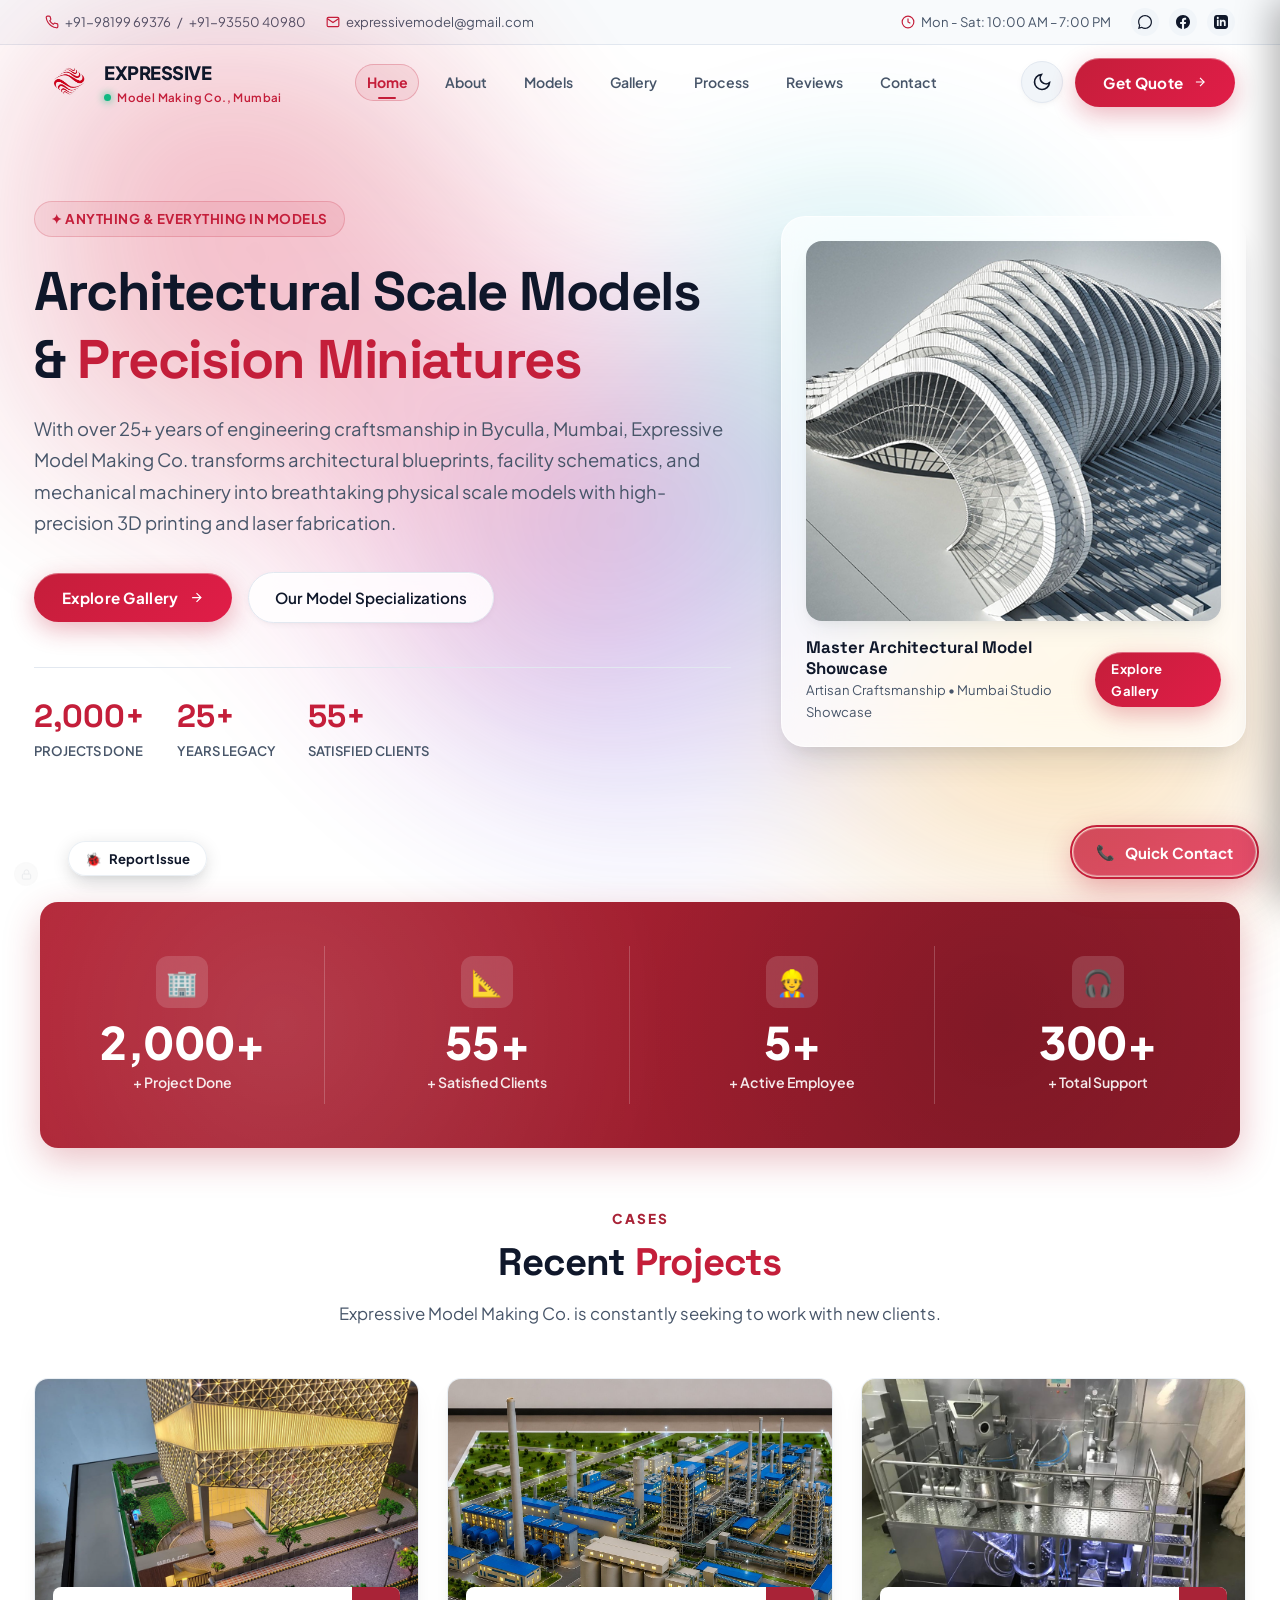
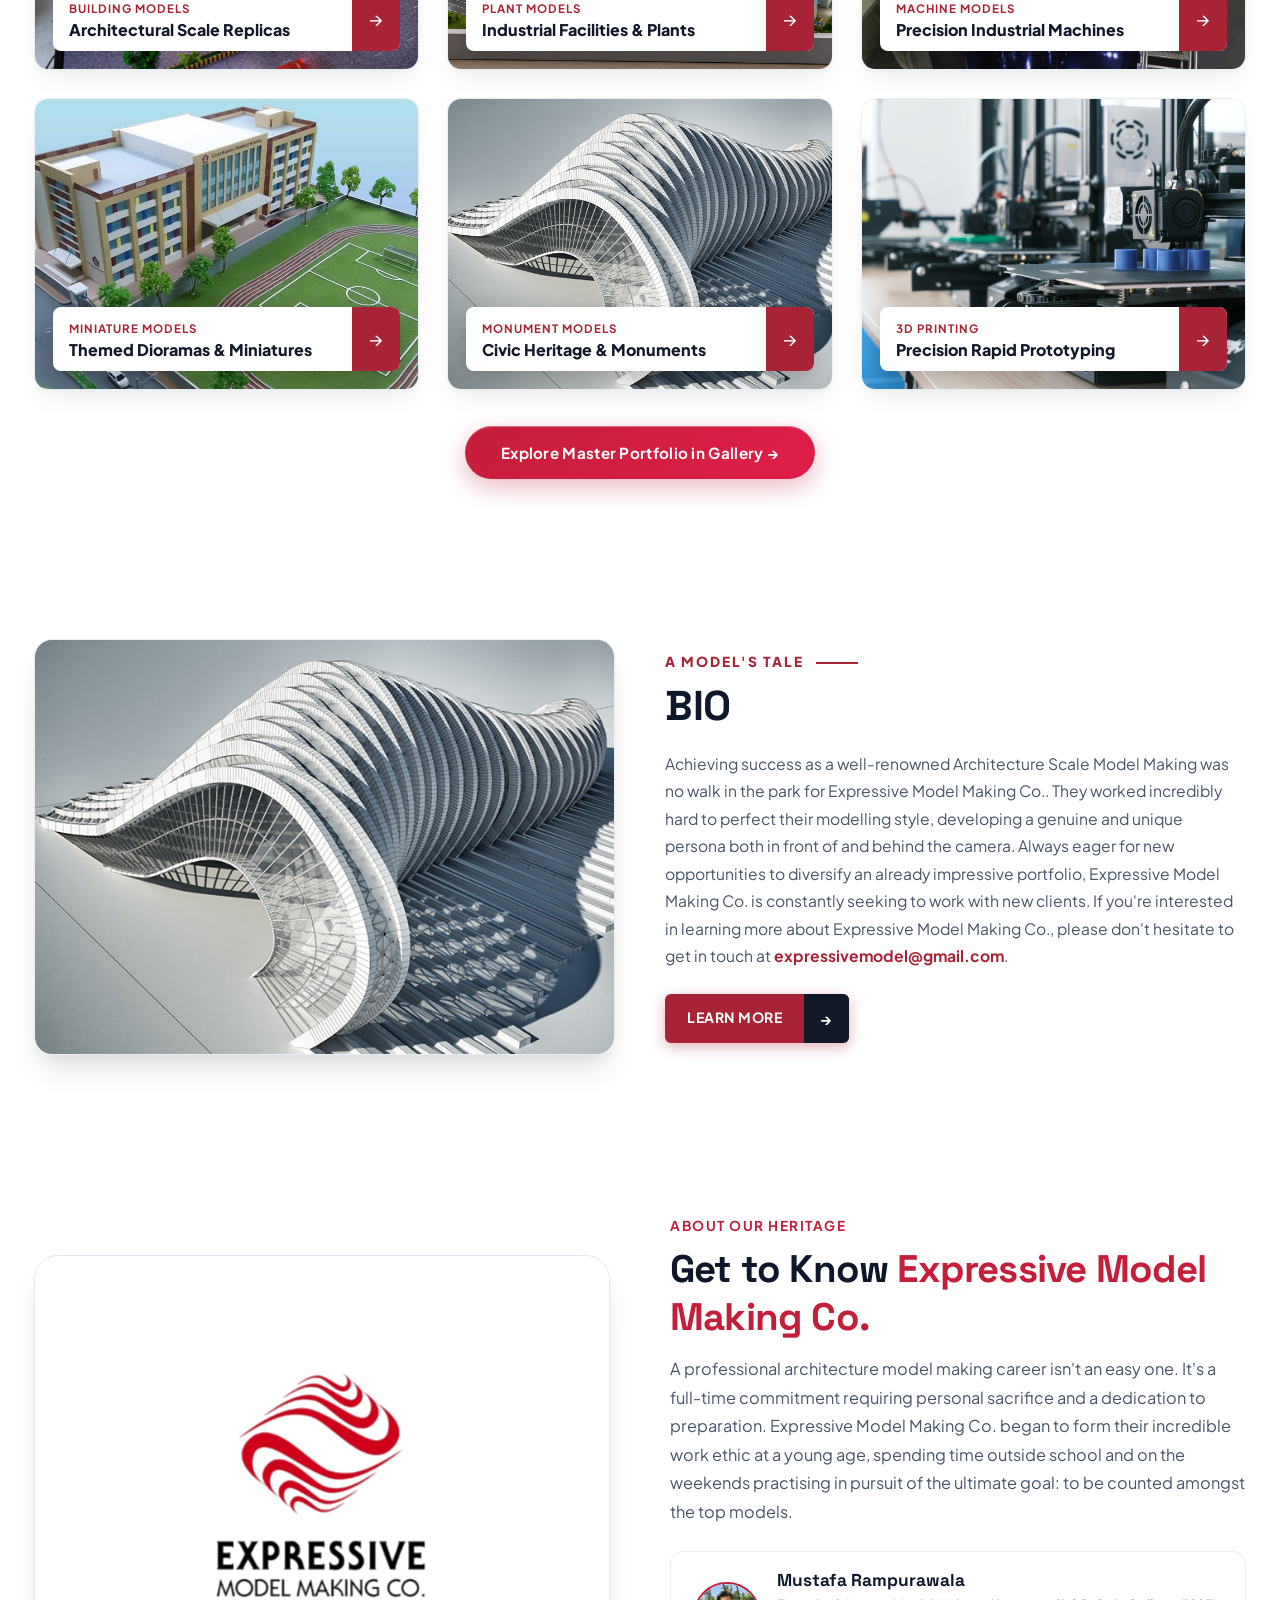
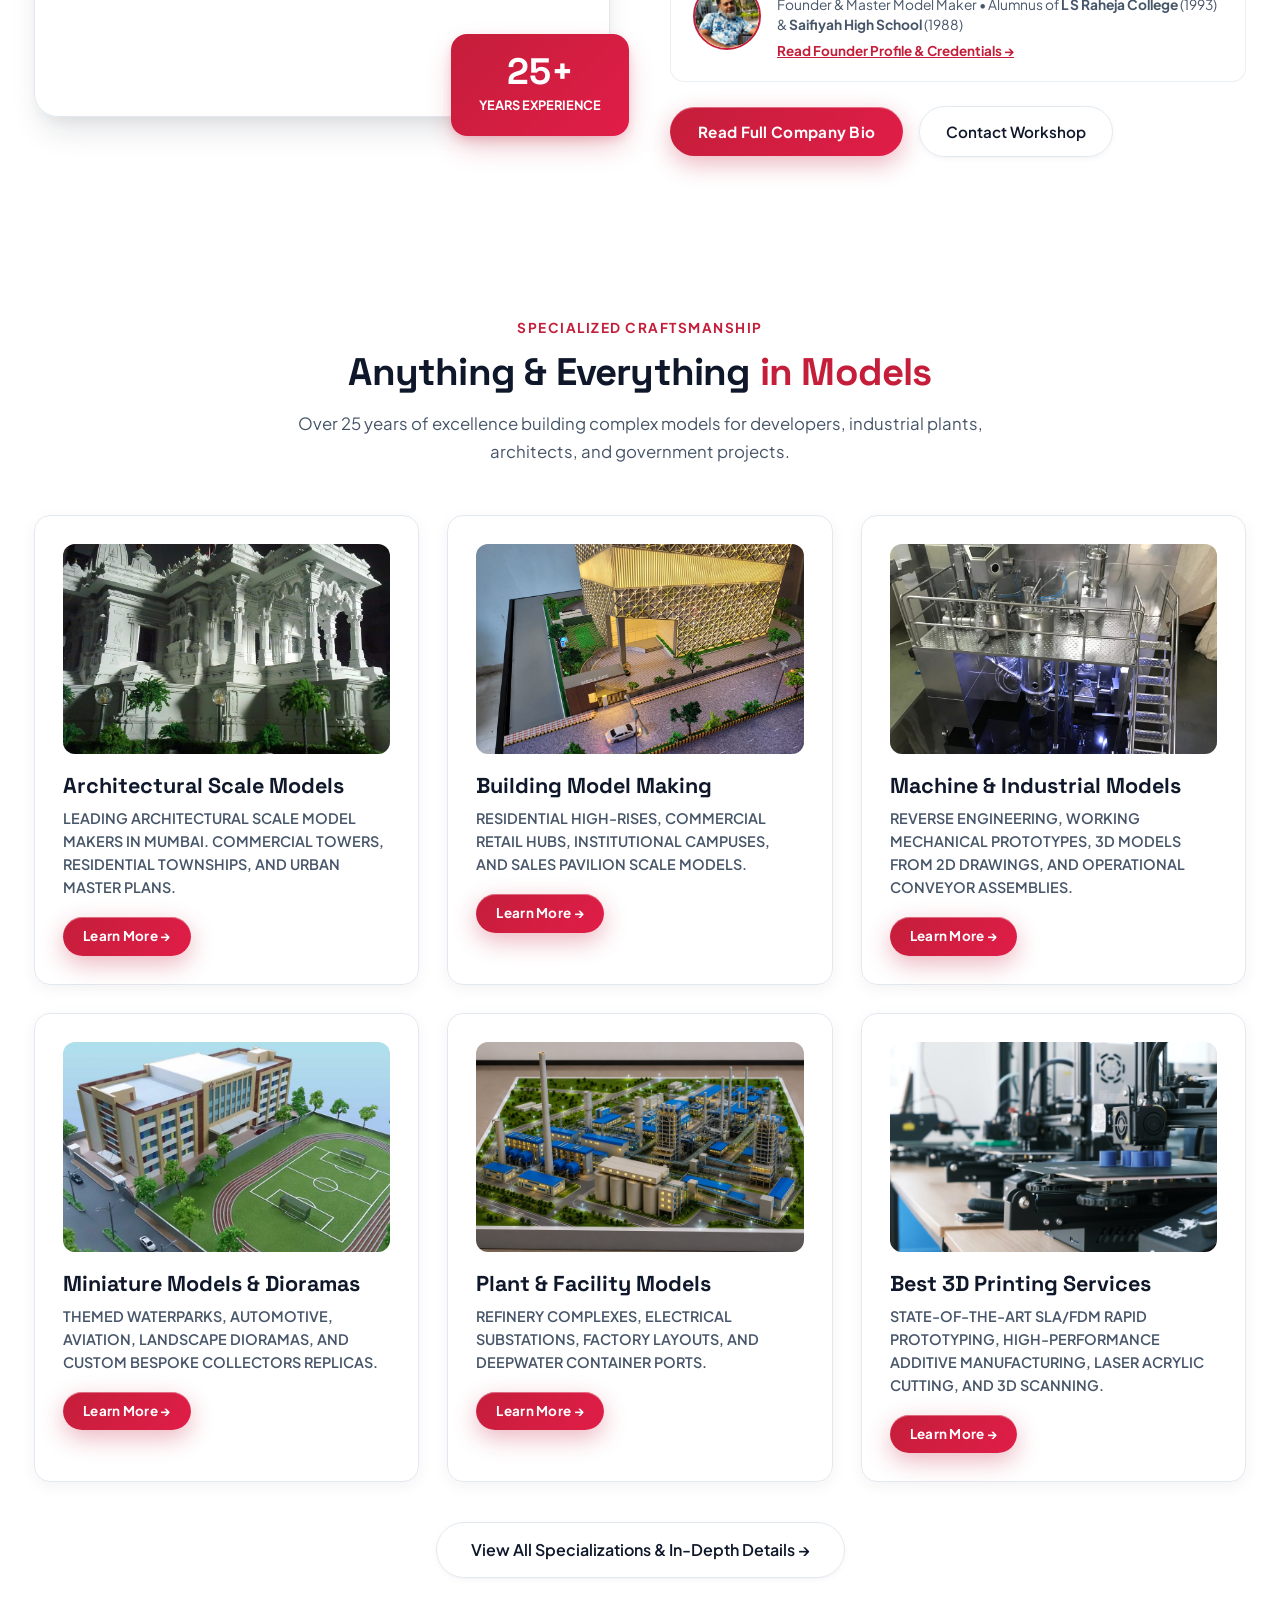
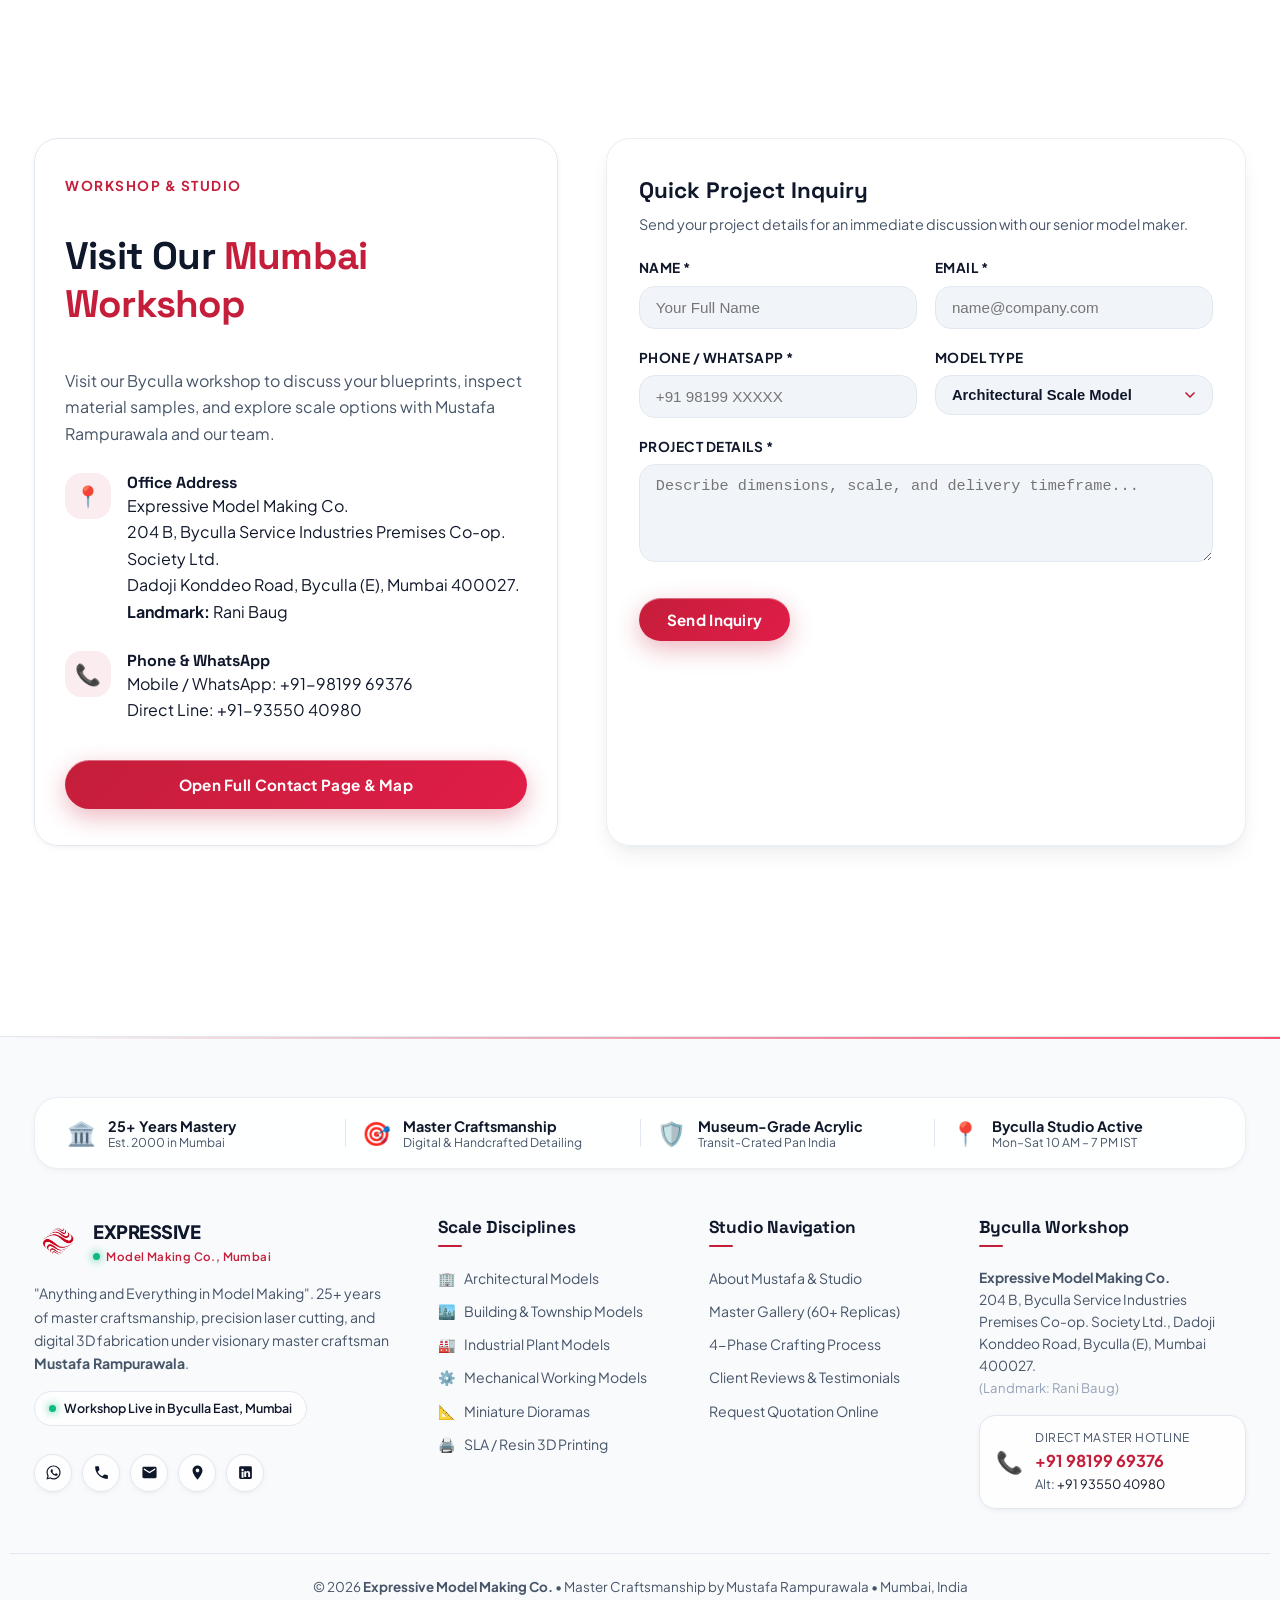
<file: index.html>
<!DOCTYPE html>
<html lang="en" data-theme="light">
<head>
  <meta charset="UTF-8">
  <meta name="viewport" content="width=device-width, initial-scale=1.0">
  <title>Expressive — Model Making Co., Mumbai</title>
  
  <meta name="description" content="Expressive Model Making Co. is Mumbai's leading architectural and industrial scale model maker. 25+ years experience, 2000+ completed projects in Byculla, Mumbai.">
  <meta name="keywords" content="Architectural Scale Models Mumbai, Building Model Making Mumbai, Miniature Scale Model Maker, Machine Model Maker Mumbai, Plant Models, 3D Printing Service Mumbai">
  
  <!-- Favicon -->
  <link rel="icon" type="image/png" href="Favicon.png">
  
  <!-- Stylesheet -->
  <link rel="stylesheet" href="style.css">
</head>
<body>

  <!-- MOVING FLUID AURORA BACKGROUND MESH -->
  <div class="moving-bg-mesh">
    <div class="moving-blob moving-blob-1"></div>
    <div class="moving-blob moving-blob-2"></div>
    <div class="moving-blob moving-blob-3"></div>
    <div class="moving-blob moving-blob-4"></div>
    <div class="moving-blob moving-blob-5"></div>
  </div>

  <!-- TOP INFORMATION BAR -->
  <div class="top-bar">
    <div class="container top-bar-inner">
      <div class="top-bar-left">
        <div class="top-item">
          <svg viewBox="0 0 24 24" fill="none" stroke="currentColor" stroke-width="2"><path d="M22 16.92v3a2 2 0 0 1-2.18 2 19.79 19.79 0 0 1-8.63-3.07 19.5 19.5 0 0 1-6-6 19.79 19.79 0 0 1-3.07-8.67A2 2 0 0 1 4.11 2h3a2 2 0 0 1 2 1.72 12.84 12.84 0 0 0 .7 2.81 2 2 0 0 1-.45 2.11L8.09 9.91a16 16 0 0 0 6 6l1.27-1.27a2 2 0 0 1 2.11-.45 12.84 12.84 0 0 0 2.81.7A2 2 0 0 1 22 16.92z"></path></svg>
          <a href="tel:9819969376">+91-98199 69376</a> / <a href="tel:9355040980">+91-93550 40980</a>
        </div>
        <div class="top-item">
          <svg viewBox="0 0 24 24" fill="none" stroke="currentColor" stroke-width="2"><path d="M4 4h16c1.1 0 2 .9 2 2v12c0 1.1-.9 2-2 2H4c-1.1 0-2-.9-2-2V6c0-1.1.9-2 2-2z"></path><polyline points="22,6 12,13 2,6"></polyline></svg>
          <a href="mailto:expressivemodel@gmail.com">expressivemodel@gmail.com</a>
        </div>
      </div>
      <div class="top-bar-right">
        <div class="top-item">
          <svg viewBox="0 0 24 24" fill="none" stroke="currentColor" stroke-width="2"><circle cx="12" cy="12" r="10"></circle><polyline points="12 6 12 12 16 14"></polyline></svg>
          <span>Mon - Sat: 10:00 AM – 7:00 PM</span>
        </div>
        <div class="top-social">
          <a href="https://api.whatsapp.com/send?phone=919819969376" target="_blank" title="WhatsApp" aria-label="WhatsApp">
            <svg width="14" height="14" viewBox="0 0 24 24" fill="currentColor"><path d="M.057 24l1.687-6.163c-1.041-1.804-1.588-3.849-1.587-5.946.003-6.556 5.338-11.891 11.893-11.891 3.181.001 6.167 1.24 8.413 3.488 2.245 2.248 3.481 5.236 3.48 8.414-.003 6.557-5.338 11.892-11.893 11.892-1.99-.001-3.951-.5-5.688-1.448l-6.305 1.654zm6.597-3.807c1.676.995 3.276 1.591 5.392 1.592 5.448 0 9.886-4.434 9.889-9.885.002-5.462-4.415-9.89-9.881-9.892-5.452 0-9.887 4.434-9.889 9.884-.001 2.225.651 3.891 1.746 5.634l-.999 3.648 3.742-.981z"/></svg>
          </a>
          <a href="https://www.facebook.com/mustafa.rampurawala.52" target="_blank" title="Facebook" aria-label="Facebook">
            <svg width="14" height="14" viewBox="0 0 24 24" fill="currentColor"><path d="M24 12.073c0-6.627-5.373-12-12-12s-12 5.373-12 12c0 5.99 4.388 10.954 10.125 11.854v-8.385H7.078v-3.47h3.047V9.43c0-3.007 1.792-4.669 4.533-4.669 1.312 0 2.686.235 2.686.235v2.953H15.83c-1.491 0-1.956.925-1.956 1.874v2.25h3.328l-.532 3.47h-2.796v8.385C19.612 23.027 24 18.062 24 12.073z"/></svg>
          </a>
          <a href="https://www.linkedin.com/in/mustafa-rampurawala-2a267145/" target="_blank" title="LinkedIn" aria-label="LinkedIn">
            <svg width="14" height="14" viewBox="0 0 24 24" fill="currentColor"><path d="M19 0h-14c-2.761 0-5 2.239-5 5v14c0 2.761 2.239 5 5 5h14c2.762 0 5-2.239 5-5v-14c0-2.761-2.238-5-5-5zm-11 19h-3v-11h3v11zm-1.5-12.268c-.966 0-1.75-.79-1.75-1.764s.784-1.764 1.75-1.764 1.75.79 1.75 1.764-.783 1.764-1.75 1.764zm13.5 12.268h-3v-5.604c0-3.368-4-3.113-4 0v5.604h-3v-11h3v1.765c1.396-2.586 7-2.777 7 2.476v6.759z"/></svg>
          </a>
        </div>
      </div>
    </div>
  </div>

  <!-- STICKY NAVBAR -->
  <header class="header-nav" id="headerNav">
    <div class="container nav-container">
      <!-- USER REQUIREMENT: Company_Logo_Navigation_Bar.png in Navbar -->
      <a href="index.html" class="brand-logo">
        <img src="Company_Logo_Navigation_Bar.png" alt="Expressive Model Making Logo Emblem">
        <div class="brand-text">
          <span class="brand-title">Expressive</span>
          <span class="brand-tagline">Model Making Co., Mumbai</span>
        </div>
      </a>

      <!-- Navigation Links -->
      <ul class="nav-links">
        <li><a href="index" class="nav-link active">Home</a></li>
        <li><a href="about" class="nav-link">About</a></li>
        <li><a href="models" class="nav-link">Models</a></li>
        <li><a href="gallery" class="nav-link">Gallery</a></li>
        <li><a href="process" class="nav-link">Process</a></li>
        <li><a href="reviews" class="nav-link">Reviews</a></li>
        <li><a href="contact" class="nav-link">Contact</a></li>
      </ul>

      <!-- Nav Actions -->
      <div class="nav-actions">
        <button class="theme-toggle-btn" id="themeToggleBtn" title="Toggle Light / Dark Mode" aria-label="Toggle Theme">
          <svg viewBox="0 0 24 24" fill="none" stroke="currentColor" stroke-width="2"><path d="M21 12.79A9 9 0 1 1 11.21 3 7 7 0 0 0 21 12.79z"></path></svg>
        </button>

        <a href="contact" class="btn-primary btn-bloat">
          <span>Get Quote</span>
          <svg width="14" height="14" viewBox="0 0 24 24" fill="none" stroke="currentColor" stroke-width="2"><line x1="5" y1="12" x2="19" y2="12"></line><polyline points="12 5 19 12 12 19"></polyline></svg>
        </a>

        <button class="mobile-menu-toggle" id="mobileMenuToggle" aria-label="Toggle Menu">
          <span></span>
          <span></span>
          <span></span>
        </button>
      </div>
    </div>
  </header>

  <!-- MOBILE DRAWER -->
  <div class="drawer-backdrop" id="drawerBackdrop"></div>
  <div class="mobile-drawer" id="mobileDrawer">
    <div class="drawer-header">
      <div class="brand-logo">
        <img src="Company_Logo_Navigation_Bar.png" alt="Logo" style="height:36px;">
        <div class="brand-text">
          <span class="brand-title" style="font-size:1rem;">Expressive</span>
          <span class="brand-tagline" style="font-size:0.75rem;">Model Making Co., Mumbai</span>
        </div>
      </div>
      <button class="drawer-close" id="drawerClose" aria-label="Close Navigation Drawer">&times;</button>
    </div>
    <div class="drawer-theme-row">
      <button type="button" class="drawer-theme-btn theme-toggle-btn" id="themeToggleDrawerBtn" aria-label="Toggle Theme">
        <div class="drawer-theme-left">
          <span class="theme-icon-wrap">
            <svg viewBox="0 0 24 24" fill="none" stroke="currentColor" stroke-width="2"><path d="M21 12.79A9 9 0 1 1 11.21 3 7 7 0 0 0 21 12.79z"></path></svg>
          </span>
          <span class="theme-mode-label">Dark Theme</span>
        </div>
        <div class="theme-switch-track" aria-hidden="true">
          <div class="theme-switch-thumb"></div>
        </div>
      </button>
    </div>
    <ul class="drawer-links">
      <li><a href="index">Home</a></li>
      <li><a href="about">About Us</a></li>
      <li><a href="models">Models & Services</a></li>
      <li><a href="gallery">Project Gallery</a></li>
      <li><a href="process">Craftsmanship Process</a></li>
      <li><a href="reviews">Client Reviews</a></li>
      <li><a href="contact">Contact Us</a></li>
    </ul>
    <div class="drawer-footer-actions">
      <a href="tel:9819969376" class="btn-primary btn-bloat" style="width:100%; text-align:center;">📞 Call +91 98199 69376</a>
      <a href="https://api.whatsapp.com/send?phone=919819969376" target="_blank" class="btn-secondary" style="width:100%; text-align:center;">💬 WhatsApp Us</a>
      <a href="mailto:expressivemodel@gmail.com" class="btn-email-action" style="width:100%; text-align:center;">✉️ Email Studio</a>
    </div>
  </div>

  <!-- HERO SECTION -->
  <section class="hero-section">
    <div class="container hero-grid">
      <div class="hero-content">
        <div class="hero-badge">
          <span>✦ Anything & Everything in Models</span>
        </div>
        <h1 class="hero-title">
          Architectural Scale Models & <span>Precision Miniatures</span>
        </h1>
        <p class="hero-description">
          With over 25+ years of engineering craftsmanship in Byculla, Mumbai, Expressive Model Making Co. transforms architectural blueprints, facility schematics, and mechanical machinery into breathtaking physical scale models with high-precision 3D printing and laser fabrication.
        </p>

        <div class="hero-cta-group">
          <a href="gallery.html" class="btn-primary btn-bloat">
            <span>Explore Gallery</span>
            <svg width="15" height="15" viewBox="0 0 24 24" fill="none" stroke="currentColor" stroke-width="2"><line x1="5" y1="12" x2="19" y2="12"></line><polyline points="12 5 19 12 12 19"></polyline></svg>
          </a>
          <a href="models.html" class="btn-secondary">
            <span>Our Model Specializations</span>
          </a>
        </div>

        <div class="hero-stats-bar">
          <div class="hero-stat-item">
            <h3>2,000+</h3>
            <p>Projects Done</p>
          </div>
          <div class="hero-stat-item">
            <h3>25+</h3>
            <p>Years Legacy</p>
          </div>
          <div class="hero-stat-item">
            <h3>55+</h3>
            <p>Satisfied Clients</p>
          </div>
        </div>
      </div>

      <!-- Hero Visual Card -->
      <div class="hero-visual">
        <div class="hero-visual-card">
          <div class="hero-main-img">
            <img src="hero_showcase.jpg" alt="Master Architectural Model Showcase — Expressive Model Making Co. Mumbai">
          </div>
          <div style="margin-top:16px; display:flex; justify-content:space-between; align-items:center;">
            <div>
              <h4 style="font-size:1.05rem;">Master Architectural Model Showcase</h4>
              <p style="font-size:0.82rem; color:var(--text-muted);">Artisan Craftsmanship • Mumbai Studio Showcase</p>
            </div>
            <a href="gallery.html" class="btn-primary btn-bloat" style="padding:6px 16px; font-size:0.82rem;">Explore Gallery</a>
          </div>
        </div>
      </div>
    </div>
  </section>

  <!-- VERIFIED RED STATS RIBBON (From Live Site & Projects..pdf Page 7) -->
  <section style="padding: 0 16px;">
    <div class="container">
      <div class="red-stats-ribbon">
        <div class="red-stats-grid">
          <!-- Stat 1 -->
          <div class="red-stat-item">
            <div class="red-stat-icon-wrap">🏢</div>
            <div class="red-stat-number stat-count" data-target="2000" data-suffix="+">2,000+</div>
            <p class="red-stat-label">+ Project Done</p>
          </div>
          <!-- Stat 2 -->
          <div class="red-stat-item">
            <div class="red-stat-icon-wrap">📐</div>
            <div class="red-stat-number stat-count" data-target="55" data-suffix="+">55+</div>
            <p class="red-stat-label">+ Satisfied Clients</p>
          </div>
          <!-- Stat 3 -->
          <div class="red-stat-item">
            <div class="red-stat-icon-wrap">👷</div>
            <div class="red-stat-number stat-count" data-target="5" data-suffix="+">5+</div>
            <p class="red-stat-label">+ Active Employee</p>
          </div>
          <!-- Stat 4 -->
          <div class="red-stat-item">
            <div class="red-stat-icon-wrap">🎧</div>
            <div class="red-stat-number stat-count" data-target="300" data-suffix="+">300+</div>
            <p class="red-stat-label">+ Total Support</p>
          </div>
        </div>
      </div>
    </div>
  </section>

  <!-- CASES — RECENT PROJECTS (From Screenshot 2026-10-09 142831.png & Projects..pdf Page 2) -->
  <section class="section" style="padding-top:20px;">
    <div class="container">
      <div class="section-header">
        <span class="section-tagline" style="color:#A92337; font-weight:800; letter-spacing:2px;">CASES</span>
        <h2 class="section-title">Recent <span>Projects</span></h2>
        <p class="section-subtitle">
          Expressive Model Making Co. is constantly seeking to work with new clients.
        </p>
      </div>

      <div class="cases-grid">
        <!-- Category 1: Building Models -->
        <a href="gallery.html?category=building-models" class="case-card">
          <div class="case-card-img-wrap loaded">
            <img src="model_building.jpg" alt="Building Models — Architectural Scale Replicas" loading="lazy" class="loaded">
            <div class="case-card-badge">
              <div class="case-badge-text">
                <span class="case-badge-tagline">BUILDING MODELS</span>
                <span class="case-badge-title">Architectural Scale Replicas</span>
              </div>
              <div class="case-badge-arrow">→</div>
            </div>
          </div>
        </a>

        <!-- Category 2: Plant Models -->
        <a href="gallery.html?category=plant-models" class="case-card">
          <div class="case-card-img-wrap loaded">
            <img src="model_plant.jpg" alt="Plant Models — Industrial Facilities & Refineries" loading="lazy" class="loaded">
            <div class="case-card-badge">
              <div class="case-badge-text">
                <span class="case-badge-tagline">PLANT MODELS</span>
                <span class="case-badge-title">Industrial Facilities & Plants</span>
              </div>
              <div class="case-badge-arrow">→</div>
            </div>
          </div>
        </a>

        <!-- Category 3: Machine Models -->
        <a href="gallery.html?category=machine-models" class="case-card">
          <div class="case-card-img-wrap loaded">
            <img src="model_machine.jpg" alt="Machine Models — Precision Mechanical Replicas" loading="lazy" class="loaded">
            <div class="case-card-badge">
              <div class="case-badge-text">
                <span class="case-badge-tagline">MACHINE MODELS</span>
                <span class="case-badge-title">Precision Industrial Machines</span>
              </div>
              <div class="case-badge-arrow">→</div>
            </div>
          </div>
        </a>

        <!-- Category 4: Miniature Models -->
        <a href="gallery.html?category=miniature-models" class="case-card">
          <div class="case-card-img-wrap loaded">
            <img src="model_miniature.jpg" alt="Miniature Models — Dioramas & Themed Miniatures" loading="lazy" class="loaded">
            <div class="case-card-badge">
              <div class="case-badge-text">
                <span class="case-badge-tagline">MINIATURE MODELS</span>
                <span class="case-badge-title">Themed Dioramas & Miniatures</span>
              </div>
              <div class="case-badge-arrow">→</div>
            </div>
          </div>
        </a>

        <!-- Category 5: Monument Models -->
        <a href="gallery.html?category=monument-models" class="case-card">
          <div class="case-card-img-wrap loaded">
            <img src="hero_showcase.jpg" alt="Monument Models — Heritage Replicas & Landmarks" loading="lazy" class="loaded">
            <div class="case-card-badge">
              <div class="case-badge-text">
                <span class="case-badge-tagline">MONUMENT MODELS</span>
                <span class="case-badge-title">Civic Heritage & Monuments</span>
              </div>
              <div class="case-badge-arrow">→</div>
            </div>
          </div>
        </a>

        <!-- Category 6: 3D Printing -->
        <a href="gallery.html?category=3d-printing" class="case-card">
          <div class="case-card-img-wrap loaded">
            <img src="model_3d_printing.jpg" alt="3D Printing — SLA & FDM Prototyping Services" loading="lazy" class="loaded">
            <div class="case-card-badge">
              <div class="case-badge-text">
                <span class="case-badge-tagline">3D PRINTING</span>
                <span class="case-badge-title">Precision Rapid Prototyping</span>
              </div>
              <div class="case-badge-arrow">→</div>
            </div>
          </div>
        </a>
      </div>

      <div style="text-align:center; margin-top:36px;">
        <a href="gallery.html" class="btn-primary btn-bloat" style="padding:14px 36px;">
          <span>Explore Master Portfolio in Gallery →</span>
        </a>
      </div>
    </div>
  </section>

  <!-- A MODEL'S TALE — BIO SECTION (From Screenshot 2026-10-09 142838.png & Projects..pdf Page 7) -->
  <section class="section section-alt">
    <div class="container bio-tale-grid">
      <div class="bio-tale-visual">
        <img src="hero_showcase.jpg" alt="A Model's Tale — Expressive Model Making Co. Bio Showcase">
      </div>
      <div class="bio-tale-content">
        <span class="bio-tale-tagline">A MODEL'S TALE</span>
        <h2 class="bio-tale-title">BIO</h2>
        <p class="bio-tale-text">
          Achieving success as a well-renowned Architecture Scale Model Making was no walk in the park for Expressive Model Making Co.. They worked incredibly hard to perfect their modelling style, developing a genuine and unique persona both in front of and behind the camera. Always eager for new opportunities to diversify an already impressive portfolio, Expressive Model Making Co. is constantly seeking to work with new clients. If you're interested in learning more about Expressive Model Making Co., please don't hesitate to get in touch at <a href="mailto:expressivemodel@gmail.com" style="color:#A92337; font-weight:700;">expressivemodel@gmail.com</a>.
        </p>
        <a href="about.html" class="btn-tale-more">
          <span>LEARN MORE</span>
          <div class="btn-tale-icon">→</div>
        </a>
      </div>
    </div>
  </section>

  <!-- ABOUT OUR HERITAGE SECTION (WITH FULL TEXT FROM SOME DETAILS) -->
  <section class="section">
    <div class="container heritage-grid">
      <!-- USER REQUIREMENT: Picture in About Our Heritage as: Company_Logo.png -->
      <div class="heritage-image-box">
        <img src="Company_Logo.png" alt="Expressive Model Making Co. Heritage Logo">
        <div class="experience-float-badge">
          <div class="num">25+</div>
          <div class="txt">Years Experience</div>
        </div>
      </div>

      <div class="heritage-text-content">
        <span class="section-tagline">About Our Heritage</span>
        <h2 class="section-title">Get to Know <span>Expressive Model Making Co.</span></h2>
        
        <!-- EXACT TEXT FROM SOME DETAILS / Screenshot 2026-10-09 142807.png -->
        <p>
          A professional architecture model making career isn't an easy one. It's a full-time commitment requiring personal sacrifice and a dedication to preparation. Expressive Model Making Co. began to form their incredible work ethic at a young age, spending time outside school and on the weekends practising in pursuit of the ultimate goal: to be counted amongst the top models.
        </p>

        <!-- FOUNDER SPOTLIGHT BADGE -->
        <div style="margin-top:24px; padding:18px 22px; background:var(--bg-card); border:1px solid var(--border-glass); border-radius:14px; display:flex; align-items:center; gap:16px; backdrop-filter:var(--glass-blur);">
          <img src="Owner_Mustafa_Rampurawala.jpg" alt="Mustafa Rampurawala" style="width:68px; height:68px; border-radius:50%; object-fit:cover; border:2px solid var(--primary); flex-shrink:0;">
          <div>
            <h4 style="margin:0 0 4px 0; font-size:1.08rem;">Mustafa Rampurawala</h4>
            <p style="margin:0; font-size:0.86rem; color:var(--text-muted); line-height:1.45;">
              Founder & Master Model Maker • Alumnus of <strong>L S Raheja College</strong> (1993) & <strong>Saifiyah High School</strong> (1988)
            </p>
            <a href="about.html#founder" style="font-size:0.84rem; color:var(--primary); font-weight:700; text-decoration:underline; margin-top:5px; display:inline-block;">Read Founder Profile & Credentials →</a>
          </div>
        </div>

        <div class="hero-cta-group" style="margin-top:24px;">
          <a href="about.html" class="btn-primary btn-bloat">
            <span>Read Full Company Bio</span>
          </a>
          <a href="contact.html" class="btn-secondary">
            <span>Contact Workshop</span>
          </a>
        </div>
      </div>
    </div>
  </section>

  <!-- CORE SPECIALIZATIONS PREVIEW -->
  <section class="section section-alt">
    <div class="container">
      <div class="section-header">
        <span class="section-tagline">Specialized Craftsmanship</span>
        <h2 class="section-title">Anything & Everything <span>in Models</span></h2>
        <p class="section-subtitle">
          Over 25 years of excellence building complex models for developers, industrial plants, architects, and government projects.
        </p>
      </div>

      <div style="display:grid; grid-template-columns:repeat(auto-fit, minmax(340px, 1fr)); gap:28px;">
        <!-- Card 1: Architectural Scale Models -->
        <div class="stat-box-card" style="text-align:left; padding:28px;">
          <div style="height:210px; border-radius:12px; overflow:hidden; margin-bottom:18px;">
            <img src="model_architectural.jpg" alt="Architectural Scale Model Makers In Mumbai" style="width:100%; height:100%; object-fit:cover;">
          </div>
          <h3 style="font-size:1.35rem; margin-bottom:8px;">Architectural Scale Models</h3>
          <p style="font-size:0.9rem; color:var(--text-muted); line-height:1.6; margin-bottom:18px;">
            Leading Architectural Scale Model Makers in Mumbai. Commercial towers, residential townships, and urban master plans.
          </p>
          <a href="models.html#architectural" class="btn-primary btn-bloat" style="font-size:0.84rem; padding:8px 20px;">Learn More →</a>
        </div>

        <!-- Card 2: Building Models -->
        <div class="stat-box-card" style="text-align:left; padding:28px;">
          <div style="height:210px; border-radius:12px; overflow:hidden; margin-bottom:18px;">
            <img src="model_building.jpg" alt="Building Model Making In Mumbai" style="width:100%; height:100%; object-fit:cover;">
          </div>
          <h3 style="font-size:1.35rem; margin-bottom:8px;">Building Model Making</h3>
          <p style="font-size:0.9rem; color:var(--text-muted); line-height:1.6; margin-bottom:18px;">
            Residential high-rises, commercial retail hubs, institutional campuses, and sales pavilion scale models.
          </p>
          <a href="models.html#building" class="btn-primary btn-bloat" style="font-size:0.84rem; padding:8px 20px;">Learn More →</a>
        </div>

        <!-- Card 3: Machine & Industrial Models -->
        <div class="stat-box-card" style="text-align:left; padding:28px;">
          <div style="height:210px; border-radius:12px; overflow:hidden; margin-bottom:18px;">
            <img src="model_machine.jpg" alt="Machine Model Maker In Mumbai" style="width:100%; height:100%; object-fit:cover;">
          </div>
          <h3 style="font-size:1.35rem; margin-bottom:8px;">Machine & Industrial Models</h3>
          <p style="font-size:0.9rem; color:var(--text-muted); line-height:1.6; margin-bottom:18px;">
            Reverse engineering, working mechanical prototypes, 3D models from 2D drawings, and operational conveyor assemblies.
          </p>
          <a href="models.html#machine" class="btn-primary btn-bloat" style="font-size:0.84rem; padding:8px 20px;">Learn More →</a>
        </div>

        <!-- Card 4: Miniature Models & Dioramas -->
        <div class="stat-box-card" style="text-align:left; padding:28px;">
          <div style="height:210px; border-radius:12px; overflow:hidden; margin-bottom:18px;">
            <img src="model_miniature.jpg" alt="Miniature Models & Dioramas" style="width:100%; height:100%; object-fit:cover;">
          </div>
          <h3 style="font-size:1.35rem; margin-bottom:8px;">Miniature Models & Dioramas</h3>
          <p style="font-size:0.9rem; color:var(--text-muted); line-height:1.6; margin-bottom:18px;">
            Themed waterparks, automotive, aviation, landscape dioramas, and custom bespoke collectors replicas.
          </p>
          <a href="models.html#miniature" class="btn-primary btn-bloat" style="font-size:0.84rem; padding:8px 20px;">Learn More →</a>
        </div>

        <!-- Card 5: Plant & Facility Models -->
        <div class="stat-box-card" style="text-align:left; padding:28px;">
          <div style="height:210px; border-radius:12px; overflow:hidden; margin-bottom:18px;">
            <img src="model_plant.jpg" alt="Plant & Facility Models" style="width:100%; height:100%; object-fit:cover;">
          </div>
          <h3 style="font-size:1.35rem; margin-bottom:8px;">Plant & Facility Models</h3>
          <p style="font-size:0.9rem; color:var(--text-muted); line-height:1.6; margin-bottom:18px;">
            Refinery complexes, electrical substations, factory layouts, and deepwater container ports.
          </p>
          <a href="models.html#plant" class="btn-primary btn-bloat" style="font-size:0.84rem; padding:8px 20px;">Learn More →</a>
        </div>

        <!-- Card 6: Best 3D Printing Services -->
        <div class="stat-box-card" style="text-align:left; padding:28px;">
          <div style="height:210px; border-radius:12px; overflow:hidden; margin-bottom:18px;">
            <img src="model_3d_printing.jpg" alt="Best 3D Printing Service in Mumbai" style="width:100%; height:100%; object-fit:cover;">
          </div>
          <h3 style="font-size:1.35rem; margin-bottom:8px;">Best 3D Printing Services</h3>
          <p style="font-size:0.9rem; color:var(--text-muted); line-height:1.6; margin-bottom:18px;">
            State-of-the-art SLA/FDM rapid prototyping, high-performance additive manufacturing, laser acrylic cutting, and 3D scanning.
          </p>
          <a href="models.html#3d-printing" class="btn-primary btn-bloat" style="font-size:0.84rem; padding:8px 20px;">Learn More →</a>
        </div>
      </div>

      <div style="text-align:center; margin-top:40px;">
        <a href="models.html" class="btn-secondary" style="font-size:1rem; padding:14px 34px;">
          View All Specializations & In-Depth Details →
        </a>
      </div>
    </div>
  </section>

  <!-- WORKSHOP VISIT & CONTACT TEASER -->
  <section class="section section-alt">
    <div class="container contact-grid">
      <div class="contact-info-card">
        <span class="section-tagline">Workshop & Studio</span>
        <h2 class="section-title">Visit Our <span>Mumbai Workshop</span></h2>
        <p style="color:var(--text-muted);">
          Visit our Byculla workshop to discuss your blueprints, inspect material samples, and explore scale options with Mustafa Rampurawala and our team.
        </p>

        <div class="contact-info-item">
          <div class="contact-info-icon">📍</div>
          <div class="contact-info-text">
            <h4>Office Address</h4>
            <p>
              Expressive Model Making Co.<br>
              204 B, Byculla Service Industries Premises Co-op. Society Ltd.<br>
              Dadoji Konddeo Road, Byculla (E), Mumbai 400027.<br>
              <strong>Landmark:</strong> Rani Baug
            </p>
          </div>
        </div>

        <div class="contact-info-item">
          <div class="contact-info-icon">📞</div>
          <div class="contact-info-text">
            <h4>Phone & WhatsApp</h4>
            <p>
              Mobile / WhatsApp: <a href="tel:9819969376">+91-98199 69376</a><br>
              Direct Line: <a href="tel:9355040980">+91-93550 40980</a>
            </p>
          </div>
        </div>

        <a href="contact.html" class="btn-primary btn-bloat" style="margin-top:10px;">
          <span>Open Full Contact Page & Map</span>
        </a>
      </div>

      <!-- Quick Message Form -->
      <div class="contact-form-card">
        <h3 style="font-size:1.4rem; margin-bottom:8px;">Quick Project Inquiry</h3>
        <p style="color:var(--text-muted); font-size:0.9rem; margin-bottom:20px;">
          Send your project details for an immediate discussion with our senior model maker.
        </p>

        <form class="contact-form" id="contactForm">
          <div class="form-row">
            <div class="form-group">
              <label for="contactName">Name *</label>
              <input type="text" id="contactName" required placeholder="Your Full Name">
            </div>
            <div class="form-group">
              <label for="contactEmail">Email *</label>
              <input type="email" id="contactEmail" required placeholder="name@company.com">
            </div>
          </div>
          <div class="form-row">
            <div class="form-group">
              <label for="contactPhone">Phone / WhatsApp *</label>
              <input type="tel" id="contactPhone" required placeholder="+91 98199 XXXXX">
            </div>
            <div class="form-group">
              <label for="contactService">Model Type</label>
              <select id="contactService">
                <option value="Architectural Scale Model">Architectural Scale Model</option>
                <option value="Building Model Making">Building Model Making</option>
                <option value="Machine Model">Machine Model</option>
                <option value="Plant Model">Plant Model</option>
                <option value="Miniature Model">Miniature Model</option>
                <option value="3D Printing">3D Printing Service</option>
              </select>
            </div>
          </div>
          <div class="form-group">
            <label for="contactMessage">Project Details *</label>
            <textarea id="contactMessage" rows="4" required placeholder="Describe dimensions, scale, and delivery timeframe..."></textarea>
          </div>
          <p id="contactAlert" style="font-size:0.9rem; font-weight:600;"></p>
          <button type="submit" class="btn-primary btn-bloat" style="align-self:flex-start;">
            Send Inquiry
          </button>
        </form>
      </div>
    </div>
  </section>

  <!-- FOOTER: MODERN ARCHITECTURAL MASTER FOOTER -->
  <footer class="site-footer">
    <div class="footer-top-accent"></div>
    
    <!-- Studio Accreditations Strip -->
    <div class="container">
      <div class="footer-trust-strip">
        <div class="trust-strip-item">
          <span class="trust-strip-icon">🏛️</span>
          <div>
            <strong>25+ Years Mastery</strong>
            <small>Est. 2000 in Mumbai</small>
          </div>
        </div>
        <div class="trust-strip-divider"></div>
        <div class="trust-strip-item">
          <span class="trust-strip-icon">🎯</span>
          <div>
            <strong>Master Craftsmanship</strong>
            <small>Digital & Handcrafted Detailing</small>
          </div>
        </div>
        <div class="trust-strip-divider"></div>
        <div class="trust-strip-item">
          <span class="trust-strip-icon">🛡️</span>
          <div>
            <strong>Museum-Grade Acrylic</strong>
            <small>Transit-Crated Pan India</small>
          </div>
        </div>
        <div class="trust-strip-divider"></div>
        <div class="trust-strip-item">
          <span class="trust-strip-icon">📍</span>
          <div>
            <strong>Byculla Studio Active</strong>
            <small>Mon–Sat 10 AM – 7 PM IST</small>
          </div>
        </div>
      </div>
    </div>

    <!-- Main Footer Grid -->
    <div class="container footer-grid">
      <!-- Col 1: Studio Brand & Identity -->
      <div class="footer-col footer-col-brand">
        <a href="index.html" class="brand-logo" style="margin-bottom:16px;">
          <img src="Company_Logo_Navigation_Bar.png" alt="Expressive Model Making Logo" style="height:44px;">
          <div class="brand-text">
            <span class="brand-title">Expressive</span>
            <span class="brand-tagline">Model Making Co., Mumbai</span>
          </div>
        </a>
        <p class="footer-desc">
          "Anything and Everything in Model Making". 25+ years of master craftsmanship, precision laser cutting, and digital 3D fabrication under visionary master craftsman <strong>Mustafa Rampurawala</strong>.
        </p>
        <div class="footer-status-card">
          <span class="footer-live-dot"></span>
          <span>Workshop Live in Byculla East, Mumbai</span>
        </div>
        <div class="footer-social-circles">
          <a href="https://api.whatsapp.com/send?phone=919819969376" target="_blank" rel="noopener noreferrer" class="footer-circle-btn btn-wa" title="Chat on WhatsApp (+91-98199 69376)" aria-label="WhatsApp">
            <svg viewBox="0 0 24 24"><path d="M12.04 2C6.58 2 2.13 6.45 2.13 11.91C2.13 13.66 2.59 15.36 3.45 16.86L2.05 22L7.3 20.62C8.75 21.41 10.38 21.83 12.04 21.83C17.5 21.83 21.95 17.38 21.95 11.92C21.95 9.27 20.92 6.78 19.05 4.91C17.18 3.03 14.69 2 12.04 2M12.05 3.67C14.25 3.67 16.31 4.53 17.87 6.09C19.42 7.65 20.28 9.72 20.28 11.92C20.28 16.46 16.58 20.15 12.04 20.15C10.56 20.15 9.11 19.76 7.85 19.01L7.55 18.83L4.43 19.65L5.26 16.61L5.06 16.29C4.24 14.99 3.8 13.47 3.8 11.91C3.81 7.37 7.5 3.67 12.05 3.67M9.53 7.35C9.36 7.35 9.09 7.41 8.86 7.66C8.63 7.91 8 8.5 8 9.71C8 10.92 8.89 12.09 9.01 12.25C9.13 12.41 10.75 14.91 13.22 15.97C15.27 16.85 15.69 16.67 16.14 16.63C16.59 16.59 17.59 16.03 17.8 15.45C18.01 14.86 18.01 14.36 17.95 14.25C17.89 14.15 17.72 14.09 17.47 13.96C17.22 13.84 15.99 13.23 15.76 13.15C15.53 13.06 15.37 13.02 15.2 13.27C15.04 13.51 14.57 14.09 14.42 14.25C14.28 14.42 14.14 14.44 13.89 14.31C13.64 14.19 12.84 13.93 11.89 13.08C11.15 12.42 10.65 11.61 10.5 11.36C10.36 11.12 10.49 10.98 10.61 10.86C10.72 10.75 10.86 10.57 10.98 10.42C11.11 10.28 11.15 10.17 11.23 10.01C11.31 9.84 11.27 9.7 11.21 9.57C11.15 9.45 10.68 8.3 10.49 7.82C10.29 7.37 10.1 7.42 9.94 7.41C9.8 7.4 9.66 7.35 9.53 7.35Z"/></svg>
          </a>
          <a href="tel:9819969376" class="footer-circle-btn btn-tel" title="Call Workshop (+91-98199 69376)" aria-label="Phone">
            <svg viewBox="0 0 24 24"><path d="M6.62 10.79c1.44 2.83 3.76 5.14 6.59 6.59l2.2-2.2c.27-.27.67-.36 1.02-.24 1.12.37 2.33.57 3.57.57.55 0 1 .45 1 1V20c0 .55-.45 1-1 1-9.39 0-17-7.61-17-17 0-.55.45-1 1-1h3.5c.55 0 1 .45 1 1 0 1.25.2 2.45.57 3.57.11.35.03.74-.25 1.02l-2.2 2.2z"/></svg>
          </a>
          <a href="mailto:expressivemodel@gmail.com" class="footer-circle-btn btn-mail" title="Email Studio" aria-label="Email" data-action="send-email">
            <svg viewBox="0 0 24 24"><path d="M20 4H4c-1.1 0-1.99.9-1.99 2L2 18c0 1.1.9 2 2 2h16c1.1 0 2-.9 2-2V6c0-1.1-.9-2-2-2zm0 4l-8 5-8-5V6l8 5 8-5v2z"/></svg>
          </a>
          <a href="https://www.google.com/maps/place/EXPRESSIVE+MODEL+MAKING+CO+%7C+Best+3D+Printing+Services+in+Mumbai+%7C+Building+Model+Making+in+Mumbai/@18.9807825,72.8340863,17z/data=!4m6!3m5!1s0x3be7ce5a105cc429:0x3cf7e53ce4df2c72!8m2!3d18.9807774!4d72.8366666!16s%2Fg%2F11c1xh_qb0" target="_blank" rel="noopener noreferrer" class="footer-circle-btn btn-map" title="View Studio on Google Maps" aria-label="Location">
            <svg viewBox="0 0 24 24"><path d="M12 2C8.13 2 5 5.13 5 9c0 5.25 7 13 7 13s7-7.75 7-13c0-3.87-3.13-7-7-7zm0 9.5c-1.38 0-2.5-1.12-2.5-2.5s1.12-2.5 2.5-2.5 2.5 1.12 2.5 2.5-1.12 2.5-2.5 2.5z"/></svg>
          </a>
          <a href="https://www.linkedin.com/in/mustafa-rampurawala-2a267145/" target="_blank" rel="noopener noreferrer" class="footer-circle-btn btn-in" title="LinkedIn Profile" aria-label="LinkedIn">
            <svg viewBox="0 0 24 24"><path d="M19 3a2 2 0 0 1 2 2v14a2 2 0 0 1-2 2H5a2 2 0 0 1-2-2V5a2 2 0 0 1 2-2h14m-.5 15.5v-5.3a3.26 3.26 0 0 0-3.26-3.26c-.85 0-1.84.52-2.28 1.3v-1.11h-2.79v8.37h2.79v-4.93c0-.77.62-1.4 1.39-1.4a1.4 1.4 0 0 1 1.4 1.4v4.93h2.75M6.46 10.9v8.37H9.2V10.9H6.46M7.83 6.64c-.95 0-1.71.76-1.71 1.71 0 .94.76 1.71 1.71 1.71.94 0 1.71-.77 1.71-1.71 0-.95-.77-1.71-1.71-1.71z"/></svg>
          </a>
        </div>
      </div>

      <!-- Col 2: Model Disciplines -->
      <div class="footer-col">
        <h4>Scale Disciplines</h4>
        <ul class="footer-links">
          <li><a href="models.html#architectural"><span>🏢</span> Architectural Models</a></li>
          <li><a href="models.html#building"><span>🏙️</span> Building & Township Models</a></li>
          <li><a href="models.html#plant"><span>🏭</span> Industrial Plant Models</a></li>
          <li><a href="models.html#machine"><span>⚙️</span> Mechanical Working Models</a></li>
          <li><a href="models.html#miniature"><span>📐</span> Miniature Dioramas</a></li>
          <li><a href="models.html#3dprinting"><span>🖨️</span> SLA / Resin 3D Printing</a></li>
        </ul>
      </div>

      <!-- Col 3: Navigation -->
      <div class="footer-col">
        <h4>Studio Navigation</h4>
        <ul class="footer-links">
          <li><a href="about">About Mustafa & Studio</a></li>
          <li><a href="gallery">Master Gallery (60+ Replicas)</a></li>
          <li><a href="process">4-Phase Crafting Process</a></li>
          <li><a href="reviews">Client Reviews & Testimonials</a></li>
          <li><a href="contact">Request Quotation Online</a></li>
        </ul>
      </div>

      <!-- Col 4: Workshop & Physical Contact -->
      <div class="footer-col footer-col-contact">
        <h4>Byculla Workshop</h4>
        <p class="footer-contact-address">
          <strong>Expressive Model Making Co.</strong><br>
          204 B, Byculla Service Industries Premises Co-op. Society Ltd., Dadoji Konddeo Road, Byculla (E), Mumbai 400027.<br>
          <span style="font-size:0.82rem; color:var(--text-light);">(Landmark: Rani Baug)</span>
        </p>
        <div class="footer-hotline-card">
          <div class="hotline-icon">📞</div>
          <div>
            <div style="font-size:0.75rem; color:var(--text-muted); text-transform:uppercase; letter-spacing:0.5px;">Direct Master Hotline</div>
            <a href="tel:9819969376" style="font-weight:700; font-size:1.02rem; color:var(--primary);">+91 98199 69376</a>
            <div style="font-size:0.8rem; color:var(--text-muted);">Alt: <a href="tel:9355040980" style="color:var(--text-main);">+91 93550 40980</a></div>
          </div>
        </div>
      </div>
    </div>

    <!-- Footer Bottom Bar -->
    <div class="container footer-bottom">
      <div class="footer-bottom-left">
        <p>© 2026 <strong>Expressive Model Making Co.</strong> • Master Craftsmanship by Mustafa Rampurawala • Mumbai, India</p>
      </div>
    </div>
  </footer>

  <!-- FLOATING ADMIN BUTTON (BOTTOM-LEFT - DISCREET) -->
  <a href="admin" class="floating-admin-btn" title="Staff Gateway" aria-label="Staff Gateway">
    <svg width="12" height="12" viewBox="0 0 24 24" fill="none" stroke="currentColor" stroke-width="2"><rect x="3" y="11" width="18" height="11" rx="2" ry="2"></rect><path d="M7 11V7a5 5 0 0 1 10 0v4"></path></svg>
  </a>

  <!-- FLOATING BACK TO TOP (BOTTOM-RIGHT) -->
  <button type="button" class="floating-back-to-top" id="backToTopBtn" title="Back to Top" aria-label="Back to Top">▲</button>

  <!-- FLOATING QUICK CONTACT (BOTTOM-RIGHT) -->
  <div class="floating-contact-wrapper">
    <button class="floating-contact-btn" id="floatingContactToggle" title="Contact Us" aria-label="Quick Contact Options">
      <span class="contact-pulse-ring"></span>
      <span class="contact-icon">📞</span>
      <span class="contact-label">Quick Contact</span>
    </button>
    <div class="floating-contact-menu" id="floatingContactMenu">
      <a href="https://api.whatsapp.com/send?phone=919819969376" target="_blank" class="contact-menu-item whatsapp-item">
        <span class="menu-icon">💬</span>
        <div>
          <strong>WhatsApp Chat</strong>
          <small>+91-98199 69376</small>
        </div>
      </a>
      <a href="tel:9819969376" class="contact-menu-item phone-item">
        <span class="menu-icon">📞</span>
        <div>
          <strong>Call Studio</strong>
          <small>+91-98199 69376</small>
        </div>
      </a>
      <a href="contact" class="contact-menu-item quote-item">
        <span class="menu-icon">📝</span>
        <div>
          <strong>Request Quote</strong>
          <small>Online Form</small>
        </div>
      </a>
      <a href="mailto:expressivemodel@gmail.com" class="contact-menu-item email-item" data-action="send-email">
        <span class="menu-icon">✉️</span>
        <div>
          <strong>Email Studio</strong>
          <small>expressivemodel@gmail.com</small>
        </div>
      </a>
    </div>
  </div>

  <!-- MOBILE BOTTOM NAVIGATION BAR -->
  <nav class="mobile-bottom-nav" aria-label="Mobile Bottom Navigation">
    <a href="index" class="bottom-nav-item active" data-page="index">
      <svg viewBox="0 0 24 24" fill="none" stroke="currentColor" stroke-width="2"><path d="M3 9l9-7 9 7v11a2 2 0 0 1-2 2H5a2 2 0 0 1-2-2z"></path><polyline points="9 22 9 12 15 12 15 22"></polyline></svg>
      <span>Home</span>
    </a>
    <a href="models" class="bottom-nav-item" data-page="models">
      <svg viewBox="0 0 24 24" fill="none" stroke="currentColor" stroke-width="2"><rect x="3" y="3" width="7" height="7"></rect><rect x="14" y="3" width="7" height="7"></rect><rect x="14" y="14" width="7" height="7"></rect><rect x="3" y="14" width="7" height="7"></rect></svg>
      <span>Models</span>
    </a>
    <a href="gallery" class="bottom-nav-item" data-page="gallery">
      <svg viewBox="0 0 24 24" fill="none" stroke="currentColor" stroke-width="2"><rect x="3" y="3" width="18" height="18" rx="2" ry="2"></rect><circle cx="8.5" cy="8.5" r="1.5"></circle><polyline points="21 15 16 10 5 21"></polyline></svg>
      <span>Gallery</span>
    </a>
    <a href="reviews" class="bottom-nav-item" data-page="reviews">
      <svg viewBox="0 0 24 24" fill="none" stroke="currentColor" stroke-width="2"><polygon points="12 2 15.09 8.26 22 9.27 17 14.14 18.18 21.02 12 17.77 5.82 21.02 7 14.14 2 9.27 8.91 8.26 12 2"></polygon></svg>
      <span>Reviews</span>
    </a>
    <a href="contact" class="bottom-nav-item" data-page="contact">
      <svg viewBox="0 0 24 24" fill="none" stroke="currentColor" stroke-width="2"><path d="M22 16.92v3a2 2 0 0 1-2.18 2 19.79 19.79 0 0 1-8.63-3.07 19.5 19.5 0 0 1-6-6 19.79 19.79 0 0 1-3.07-8.67A2 2 0 0 1 4.11 2h3a2 2 0 0 1 2 1.72 12.84 12.84 0 0 0 .7 2.81 2 2 0 0 1-.45 2.11L8.09 9.91a16 16 0 0 0 6 6l1.27-1.27a2 2 0 0 1 2.11-.45 12.84 12.84 0 0 0 2.81.7A2 2 0 0 1 22 16.92z"></path></svg>
      <span>Contact</span>
    </a>
  </nav>

  <script src="api.js"></script>
  <script src="app.js"></script>
</body>
</html>
</file>
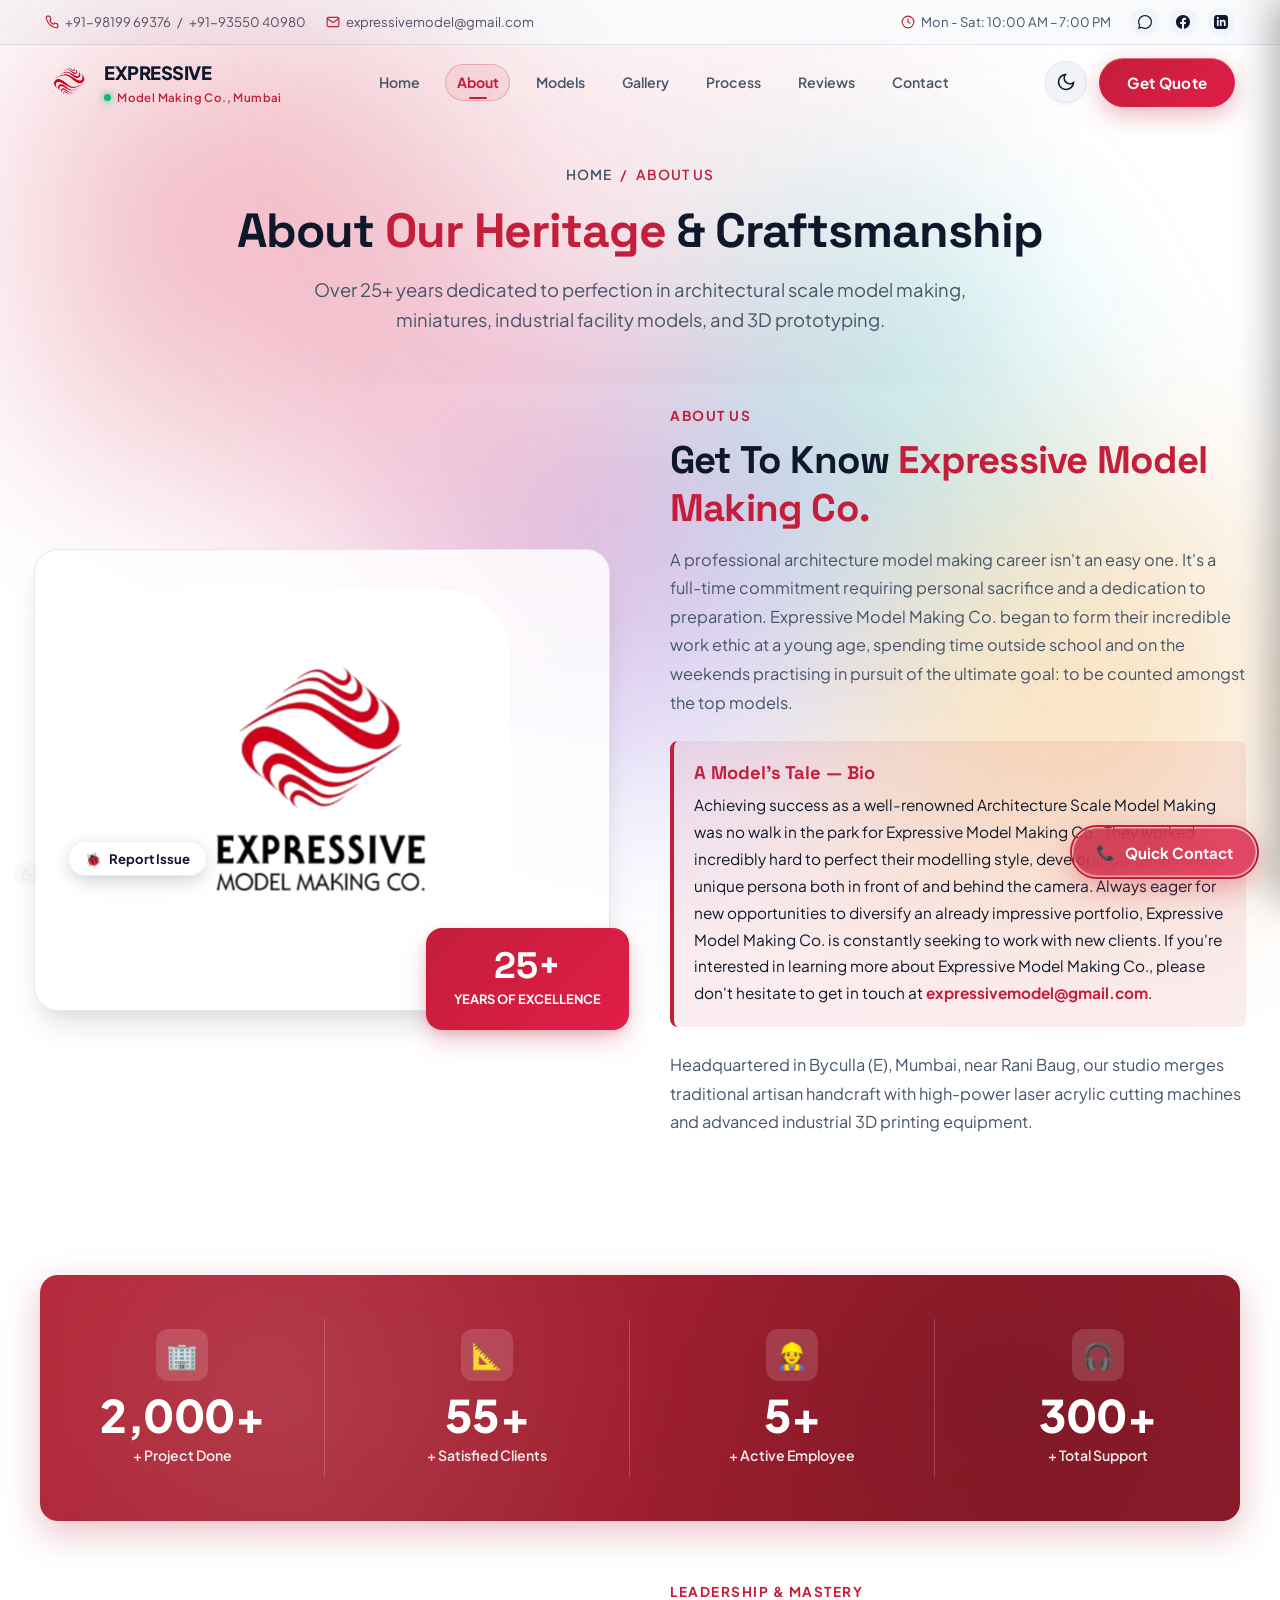
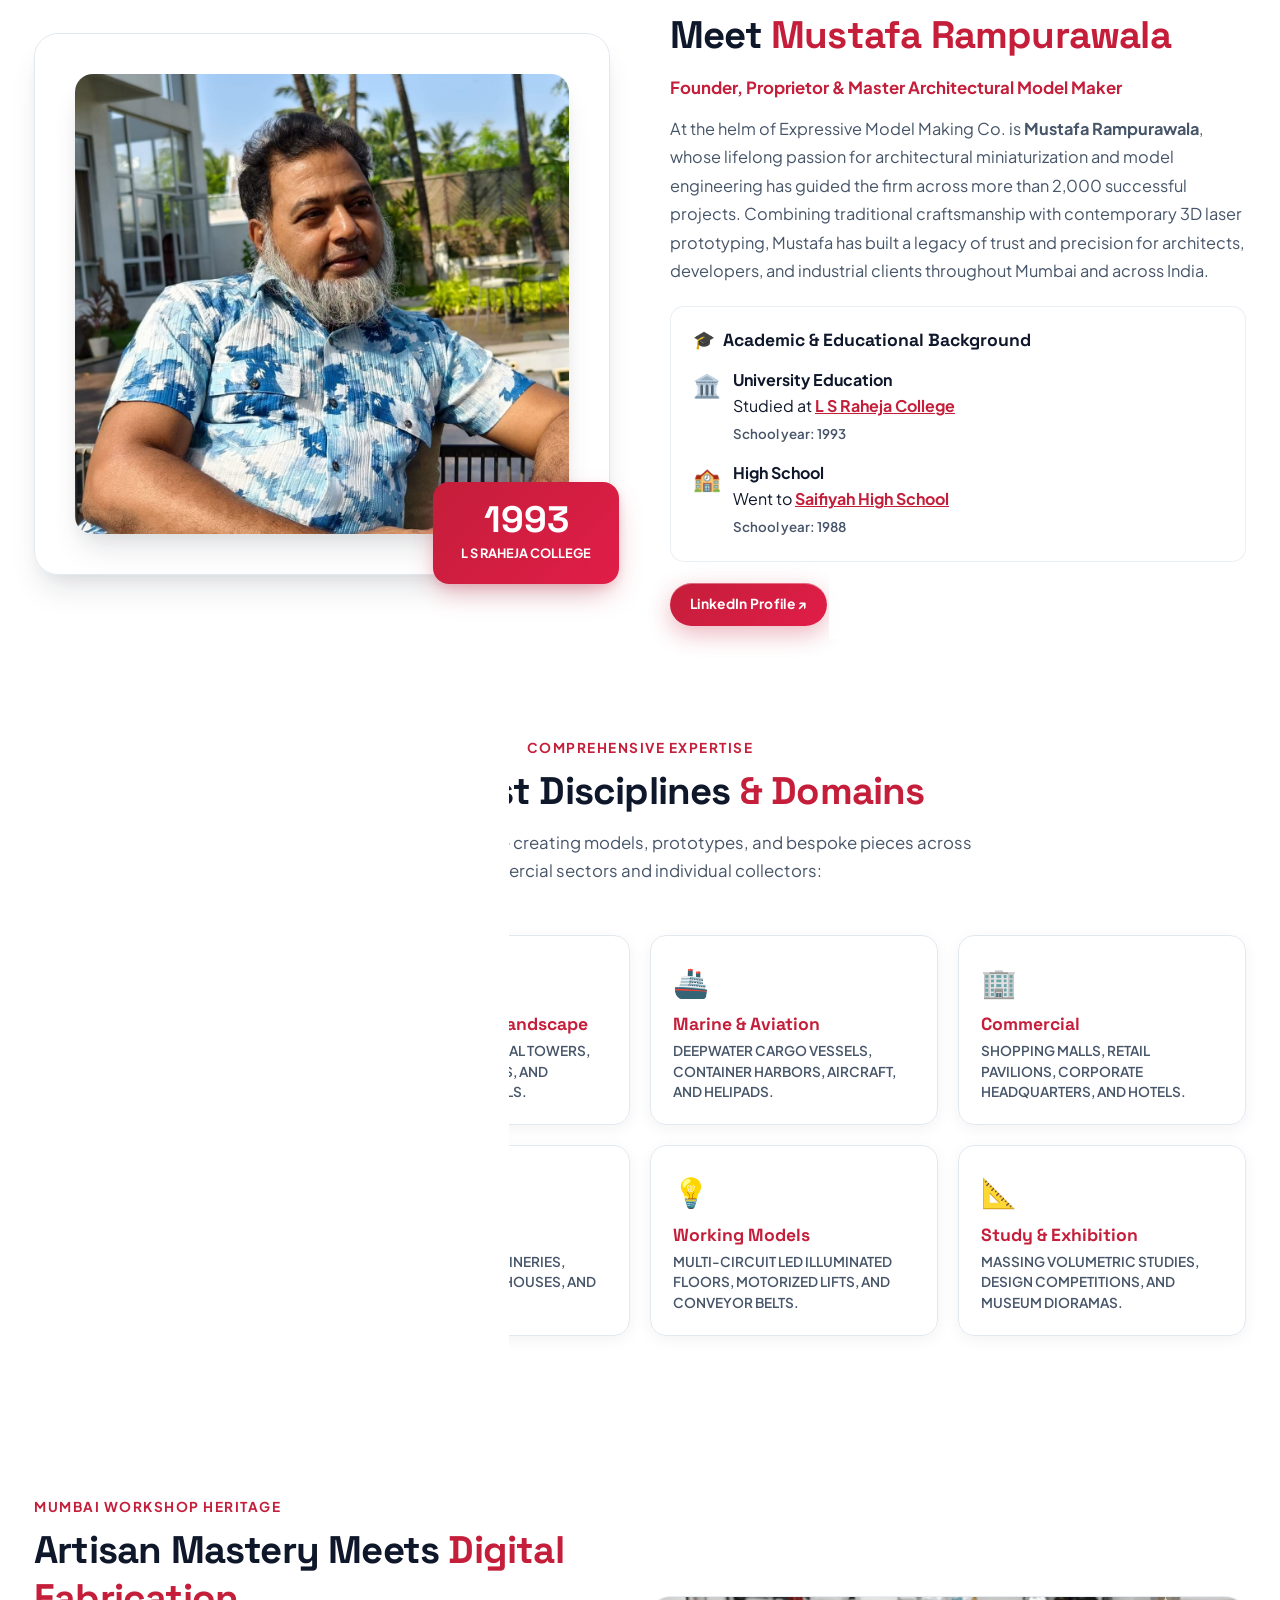
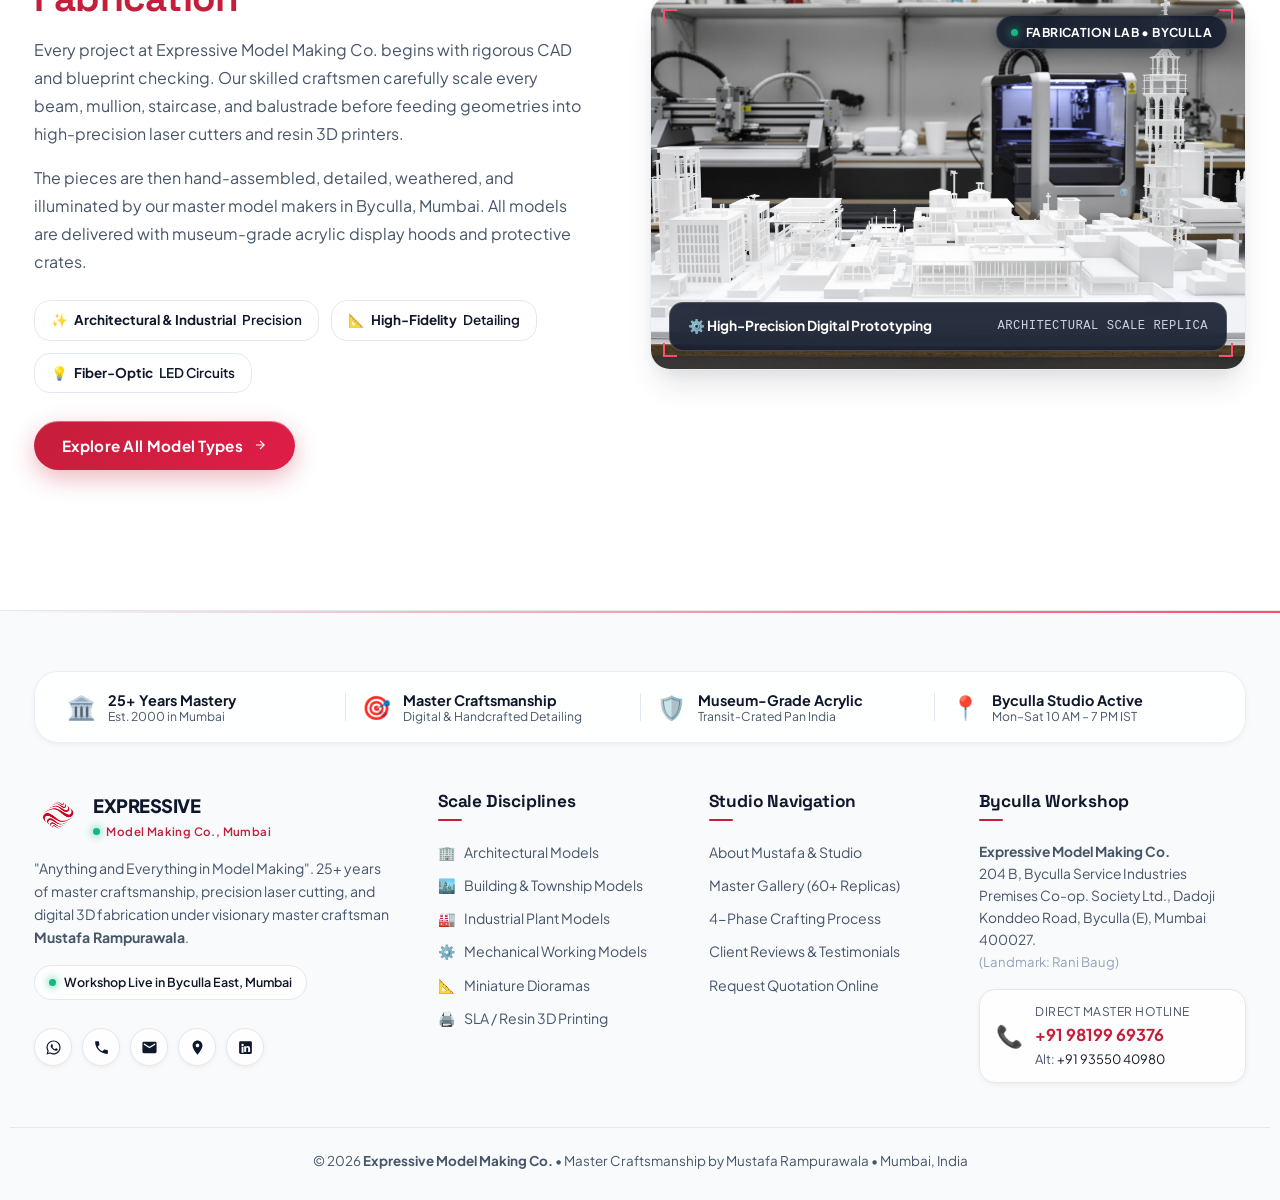
<file: about.html>
<!DOCTYPE html>
<html lang="en" data-theme="light">
<head>
  <meta charset="UTF-8">
  <meta name="viewport" content="width=device-width, initial-scale=1.0">
  <title>About Studio | Expressive — Model Making Co., Mumbai</title>
  
  <meta name="description" content="Discover the story and heritage of Expressive Model Making Co., founded by Mustafa Rampurawala. 25+ years of architectural and industrial model making in Byculla, Mumbai.">
  
  <!-- Favicon -->
  <link rel="icon" type="image/png" href="Favicon.png">
  
  <!-- Stylesheet -->
  <link rel="stylesheet" href="style.css">
</head>
<body>

  <!-- MOVING FLUID AURORA BACKGROUND MESH -->
  <div class="moving-bg-mesh">
    <div class="moving-blob moving-blob-1"></div>
    <div class="moving-blob moving-blob-2"></div>
    <div class="moving-blob moving-blob-3"></div>
    <div class="moving-blob moving-blob-4"></div>
    <div class="moving-blob moving-blob-5"></div>
  </div>

  <!-- TOP INFORMATION BAR -->
  <div class="top-bar">
    <div class="container top-bar-inner">
      <div class="top-bar-left">
        <div class="top-item">
          <svg viewBox="0 0 24 24" fill="none" stroke="currentColor" stroke-width="2"><path d="M22 16.92v3a2 2 0 0 1-2.18 2 19.79 19.79 0 0 1-8.63-3.07 19.5 19.5 0 0 1-6-6 19.79 19.79 0 0 1-3.07-8.67A2 2 0 0 1 4.11 2h3a2 2 0 0 1 2 1.72 12.84 12.84 0 0 0 .7 2.81 2 2 0 0 1-.45 2.11L8.09 9.91a16 16 0 0 0 6 6l1.27-1.27a2 2 0 0 1 2.11-.45 12.84 12.84 0 0 0 2.81.7A2 2 0 0 1 22 16.92z"></path></svg>
          <a href="tel:9819969376">+91-98199 69376</a> / <a href="tel:9355040980">+91-93550 40980</a>
        </div>
        <div class="top-item">
          <svg viewBox="0 0 24 24" fill="none" stroke="currentColor" stroke-width="2"><path d="M4 4h16c1.1 0 2 .9 2 2v12c0 1.1-.9 2-2 2H4c-1.1 0-2-.9-2-2V6c0-1.1.9-2 2-2z"></path><polyline points="22,6 12,13 2,6"></polyline></svg>
          <a href="mailto:expressivemodel@gmail.com">expressivemodel@gmail.com</a>
        </div>
      </div>
      <div class="top-bar-right">
        <div class="top-item">
          <svg viewBox="0 0 24 24" fill="none" stroke="currentColor" stroke-width="2"><circle cx="12" cy="12" r="10"></circle><polyline points="12 6 12 12 16 14"></polyline></svg>
          <span>Mon - Sat: 10:00 AM – 7:00 PM</span>
        </div>
        <div class="top-social">
          <a href="https://api.whatsapp.com/send?phone=919819969376" target="_blank" title="WhatsApp"><svg width="14" height="14" viewBox="0 0 24 24" fill="currentColor"><path d="M.057 24l1.687-6.163c-1.041-1.804-1.588-3.849-1.587-5.946.003-6.556 5.338-11.891 11.893-11.891 3.181.001 6.167 1.24 8.413 3.488 2.245 2.248 3.481 5.236 3.48 8.414-.003 6.557-5.338 11.892-11.893 11.892-1.99-.001-3.951-.5-5.688-1.448l-6.305 1.654zm6.597-3.807c1.676.995 3.276 1.591 5.392 1.592 5.448 0 9.886-4.434 9.889-9.885.002-5.462-4.415-9.89-9.881-9.892-5.452 0-9.887 4.434-9.889 9.884-.001 2.225.651 3.891 1.746 5.634l-.999 3.648 3.742-.981z"/></svg></a>
          <a href="https://www.facebook.com/mustafa.rampurawala.52" target="_blank" title="Facebook"><svg width="14" height="14" viewBox="0 0 24 24" fill="currentColor"><path d="M24 12.073c0-6.627-5.373-12-12-12s-12 5.373-12 12c0 5.99 4.388 10.954 10.125 11.854v-8.385H7.078v-3.47h3.047V9.43c0-3.007 1.792-4.669 4.533-4.669 1.312 0 2.686.235 2.686.235v2.953H15.83c-1.491 0-1.956.925-1.956 1.874v2.25h3.328l-.532 3.47h-2.796v8.385C19.612 23.027 24 18.062 24 12.073z"/></svg></a>
          <a href="https://www.linkedin.com/in/mustafa-rampurawala-2a267145/" target="_blank" title="LinkedIn"><svg width="14" height="14" viewBox="0 0 24 24" fill="currentColor"><path d="M19 0h-14c-2.761 0-5 2.239-5 5v14c0 2.761 2.239 5 5 5h14c2.762 0 5-2.239 5-5v-14c0-2.761-2.238-5-5-5zm-11 19h-3v-11h3v11zm-1.5-12.268c-.966 0-1.75-.79-1.75-1.764s.784-1.764 1.75-1.764 1.75.79 1.75 1.764-.783 1.764-1.75 1.764zm13.5 12.268h-3v-5.604c0-3.368-4-3.113-4 0v5.604h-3v-11h3v1.765c1.396-2.586 7-2.777 7 2.476v6.759z"/></svg></a>
        </div>
      </div>
    </div>
  </div>

  <!-- STICKY NAVBAR -->
  <header class="header-nav" id="headerNav">
    <div class="container nav-container">
      <a href="index" class="brand-logo">
        <img src="Company_Logo_Navigation_Bar.png" alt="Expressive Model Making Logo Emblem">
        <div class="brand-text">
          <span class="brand-title">Expressive</span>
          <span class="brand-tagline">Model Making Co., Mumbai</span>
        </div>
      </a>

      <ul class="nav-links">
        <li><a href="index" class="nav-link">Home</a></li>
        <li><a href="about" class="nav-link active">About</a></li>
        <li><a href="models" class="nav-link">Models</a></li>
        <li><a href="gallery" class="nav-link">Gallery</a></li>
        <li><a href="process" class="nav-link">Process</a></li>
        <li><a href="reviews" class="nav-link">Reviews</a></li>
        <li><a href="contact" class="nav-link">Contact</a></li>
      </ul>

      <div class="nav-actions">
        <button class="theme-toggle-btn" id="themeToggleBtn" title="Toggle Theme" aria-label="Toggle Theme">
          <svg viewBox="0 0 24 24" fill="none" stroke="currentColor" stroke-width="2"><path d="M21 12.79A9 9 0 1 1 11.21 3 7 7 0 0 0 21 12.79z"></path></svg>
        </button>
        <a href="contact" class="btn-primary btn-bloat">
          <span>Get Quote</span>
        </a>
        <button class="mobile-menu-toggle" id="mobileMenuToggle" aria-label="Toggle Menu">
          <span></span><span></span><span></span>
        </button>
      </div>
    </div>
  </header>

  <!-- MOBILE DRAWER -->
  <div class="drawer-backdrop" id="drawerBackdrop"></div>
  <div class="mobile-drawer" id="mobileDrawer">
    <div class="drawer-header">
      <div class="brand-logo">
        <img src="Company_Logo_Navigation_Bar.png" alt="Logo" style="height:36px;">
        <div class="brand-text">
          <span class="brand-title" style="font-size:1rem;">Expressive</span>
          <span class="brand-tagline" style="font-size:0.75rem;">Model Making Co., Mumbai</span>
        </div>
      </div>
      <button class="drawer-close" id="drawerClose" aria-label="Close Navigation Drawer">&times;</button>
    </div>
    <div class="drawer-theme-row">
      <button type="button" class="drawer-theme-btn theme-toggle-btn" id="themeToggleDrawerBtn" aria-label="Toggle Theme">
        <div class="drawer-theme-left">
          <span class="theme-icon-wrap">
            <svg viewBox="0 0 24 24" fill="none" stroke="currentColor" stroke-width="2"><path d="M21 12.79A9 9 0 1 1 11.21 3 7 7 0 0 0 21 12.79z"></path></svg>
          </span>
          <span class="theme-mode-label">Dark Theme</span>
        </div>
        <div class="theme-switch-track" aria-hidden="true">
          <div class="theme-switch-thumb"></div>
        </div>
      </button>
    </div>
    <ul class="drawer-links">
      <li><a href="index">Home</a></li>
      <li><a href="about">About Us</a></li>
      <li><a href="models">Models & Services</a></li>
      <li><a href="gallery">Project Gallery</a></li>
      <li><a href="process">Craftsmanship Process</a></li>
      <li><a href="reviews">Client Reviews</a></li>
      <li><a href="contact">Contact Us</a></li>
    </ul>
    <div class="drawer-footer-actions">
      <a href="tel:9819969376" class="btn-primary btn-bloat" style="width:100%; text-align:center;">📞 Call +91 98199 69376</a>
      <a href="https://api.whatsapp.com/send?phone=919819969376" target="_blank" class="btn-secondary" style="width:100%; text-align:center;">💬 WhatsApp Us</a>
      <a href="mailto:expressivemodel@gmail.com" class="btn-email-action" style="width:100%; text-align:center;">✉️ Email Studio</a>
    </div>
  </div>

  <!-- PAGE HERO -->
  <section class="page-hero">
    <div class="container">
      <div class="breadcrumb-trail">
        <a href="index">Home</a> / <span>About Us</span>
      </div>
      <h1 class="page-hero-title">About <span>Our Heritage</span> & Craftsmanship</h1>
      <p class="page-hero-subtitle">
        Over 25+ years dedicated to perfection in architectural scale model making, miniatures, industrial facility models, and 3D prototyping.
      </p>
    </div>
  </section>

  <!-- ABOUT OUR HERITAGE (WITH EXACT TEXT FROM SOME DETAILS) -->
  <section class="section" style="padding-top:20px;">
    <div class="container heritage-grid">
      <!-- USER REQUIREMENT: Picture in About Our Heritage as: Company_Logo.png -->
      <div class="heritage-image-box">
        <img src="Company_Logo.png" alt="Expressive Model Making Co. Logo">
        <div class="experience-float-badge">
          <div class="num">25+</div>
          <div class="txt">Years of Excellence</div>
        </div>
      </div>

      <div class="heritage-text-content">
        <span class="section-tagline">About Us</span>
        <!-- EXACT TITLE FROM SOME DETAILS / Screenshot 2026-10-09 142807.png -->
        <h2 class="section-title">Get To Know <span>Expressive Model Making Co.</span></h2>
        
        <!-- EXACT TEXT FROM SOME DETAILS / Screenshot 2026-10-09 142807.png -->
        <p>
          A professional architecture model making career isn't an easy one. It's a full-time commitment requiring personal sacrifice and a dedication to preparation. Expressive Model Making Co. began to form their incredible work ethic at a young age, spending time outside school and on the weekends practising in pursuit of the ultimate goal: to be counted amongst the top models.
        </p>

        <!-- EXACT TEXT FROM SOME DETAILS / Screenshot 2026-10-09 142838.png -->
        <div style="background:var(--primary-subtle); border-left:4px solid var(--primary); padding:20px; border-radius:8px; margin:24px 0;">
          <h4 style="color:var(--primary); font-size:1.15rem; margin-bottom:8px;">A Model's Tale — Bio</h4>
          <p style="margin:0; font-size:0.96rem; color:var(--text-main);">
            Achieving success as a well-renowned Architecture Scale Model Making was no walk in the park for Expressive Model Making Co.. They worked incredibly hard to perfect their modelling style, developing a genuine and unique persona both in front of and behind the camera. Always eager for new opportunities to diversify an already impressive portfolio, Expressive Model Making Co. is constantly seeking to work with new clients. If you're interested in learning more about Expressive Model Making Co., please don't hesitate to get in touch at <a href="mailto:expressivemodel@gmail.com" style="color:var(--primary); font-weight:700;">expressivemodel@gmail.com</a>.
          </p>
        </div>

        <p>
          Headquartered in Byculla (E), Mumbai, near Rani Baug, our studio merges traditional artisan handcraft with high-power laser acrylic cutting machines and advanced industrial 3D printing equipment.
        </p>
      </div>
    </div>
  </section>

  <!-- VERIFIED RED STATS RIBBON (From Live Site & Projects..pdf Page 7) -->
  <section style="padding: 0 16px;">
    <div class="container">
      <div class="red-stats-ribbon">
        <div class="red-stats-grid">
          <div class="red-stat-item">
            <div class="red-stat-icon-wrap">🏢</div>
            <div class="red-stat-number stat-count" data-target="2000" data-suffix="+">2,000+</div>
            <p class="red-stat-label">+ Project Done</p>
          </div>
          <div class="red-stat-item">
            <div class="red-stat-icon-wrap">📐</div>
            <div class="red-stat-number stat-count" data-target="55" data-suffix="+">55+</div>
            <p class="red-stat-label">+ Satisfied Clients</p>
          </div>
          <div class="red-stat-item">
            <div class="red-stat-icon-wrap">👷</div>
            <div class="red-stat-number stat-count" data-target="5" data-suffix="+">5+</div>
            <p class="red-stat-label">+ Active Employee</p>
          </div>
          <div class="red-stat-item">
            <div class="red-stat-icon-wrap">🎧</div>
            <div class="red-stat-number stat-count" data-target="300" data-suffix="+">300+</div>
            <p class="red-stat-label">+ Total Support</p>
          </div>
        </div>
      </div>
    </div>
  </section>

  <!-- FOUNDER & MASTER MODEL MAKER PROFILE -->
  <section class="section" id="founder" style="padding-top:20px; padding-bottom:30px;">
    <div class="container heritage-grid" style="align-items:center;">
      <div class="heritage-image-box">
        <img src="Owner_Mustafa_Rampurawala.jpg" alt="Mustafa Rampurawala — Founder & Master Model Maker" style="border-radius:18px; object-fit:cover; width:100%; max-height:460px; box-shadow:var(--shadow-lg);">
        <div class="experience-float-badge" style="bottom:-10px; right:-10px;">
          <div class="num">1993</div>
          <div class="txt">L S Raheja College</div>
        </div>
      </div>

      <div class="heritage-text-content">
        <span class="section-tagline">Leadership & Mastery</span>
        <h2 class="section-title">Meet <span>Mustafa Rampurawala</span></h2>
        <p style="font-weight:700; color:var(--primary); font-size:1.05rem; margin-bottom:12px;">
          Founder, Proprietor & Master Architectural Model Maker
        </p>
        <p>
          At the helm of Expressive Model Making Co. is <strong>Mustafa Rampurawala</strong>, whose lifelong passion for architectural miniaturization and model engineering has guided the firm across more than 2,000 successful projects. Combining traditional craftsmanship with contemporary 3D laser prototyping, Mustafa has built a legacy of trust and precision for architects, developers, and industrial clients throughout Mumbai and across India.
        </p>

        <!-- Academic & Educational Background -->
        <div style="background:var(--bg-card); border:1px solid var(--border-glass); border-radius:14px; padding:22px; margin:20px 0; backdrop-filter:var(--glass-blur);">
          <h4 style="font-size:1.1rem; color:var(--text-main); margin-bottom:16px; display:flex; align-items:center; gap:8px;">
            <span>🎓</span> Academic & Educational Background
          </h4>
          <div style="display:flex; flex-direction:column; gap:14px;">
            <div style="display:flex; align-items:flex-start; gap:12px;">
              <span style="font-size:1.4rem;">🏛️</span>
              <div>
                <strong style="color:var(--text-main); font-size:1rem;">University Education</strong><br>
                <span>Studied at <a href="https://www.facebook.com/L-S-Raheja-College-134464136577405/" target="_blank" style="color:var(--primary); font-weight:700; text-decoration:underline;">L S Raheja College</a></span><br>
                <small style="color:var(--text-muted); font-weight:600;">School year: 1993</small>
              </div>
            </div>

            <div style="display:flex; align-items:flex-start; gap:12px;">
              <span style="font-size:1.4rem;">🏫</span>
              <div>
                <strong style="color:var(--text-main); font-size:1rem;">High School</strong><br>
                <span>Went to <a href="https://www.facebook.com/Saifiyah-High-School-139382682739356/" target="_blank" style="color:var(--primary); font-weight:700; text-decoration:underline;">Saifiyah High School</a></span><br>
                <small style="color:var(--text-muted); font-weight:600;">School year: 1988</small>
              </div>
            </div>
          </div>
        </div>

        <!-- Direct Social & Connect Links -->
        <div style="display:flex; gap:12px; flex-wrap:wrap; align-items:center;">
          <a href="https://www.linkedin.com/in/mustafa-rampurawala-2a267145/" target="_blank" class="btn-primary btn-bloat" style="font-size:0.86rem; padding:10px 20px;">
            <span>LinkedIn Profile ↗</span>
          </a>
          <a href="https://www.facebook.com/mustafa.rampurawala.52" target="_blank" class="btn-secondary" style="font-size:0.86rem; padding:10px 20px;">
            <span>Facebook Profile ↗</span>
          </a>
          <a href="https://api.whatsapp.com/send?phone=919819969376" target="_blank" class="btn-secondary" style="font-size:0.86rem; padding:10px 20px; color:#25D366;">
            <span>💬 WhatsApp Direct</span>
          </a>
        </div>
      </div>
    </div>
  </section>

  <!-- 8 SPECIALIZED SCALE DOMAINS (From Screenshot 2026-10-09 142816.png) -->
  <section class="section section-alt">
    <div class="container">
      <div class="section-header">
        <span class="section-tagline">Comprehensive Expertise</span>
        <h2 class="section-title">Specialist Disciplines <span>& Domains</span></h2>
        <p class="section-subtitle">
          Over 25 years experience creating models, prototypes, and bespoke pieces across commercial sectors and individual collectors:
        </p>
      </div>

      <div style="display:grid; grid-template-columns:repeat(auto-fit, minmax(240px, 1fr)); gap:20px;">
        <div class="stat-box-card" style="padding:22px; text-align:left;">
          <div style="font-size:1.8rem; margin-bottom:8px;">🚗</div>
          <h4 style="font-size:1.1rem; margin-bottom:6px;">Automotive</h4>
          <p style="font-size:0.85rem; color:var(--text-muted); line-height:1.5;">Concept vehicles, chassis cutaways, and automotive showroom replicas.</p>
        </div>
        <div class="stat-box-card" style="padding:22px; text-align:left;">
          <div style="font-size:1.8rem; margin-bottom:8px;">🏙️</div>
          <h4 style="font-size:1.1rem; margin-bottom:6px;">Architectural & Landscape</h4>
          <p style="font-size:0.85rem; color:var(--text-muted); line-height:1.5;">High-rise residential towers, commercial plazas, and topography models.</p>
        </div>
        <div class="stat-box-card" style="padding:22px; text-align:left;">
          <div style="font-size:1.8rem; margin-bottom:8px;">🚢</div>
          <h4 style="font-size:1.1rem; margin-bottom:6px;">Marine & Aviation</h4>
          <p style="font-size:0.85rem; color:var(--text-muted); line-height:1.5;">Deepwater cargo vessels, container harbors, aircraft, and helipads.</p>
        </div>
        <div class="stat-box-card" style="padding:22px; text-align:left;">
          <div style="font-size:1.8rem; margin-bottom:8px;">🏢</div>
          <h4 style="font-size:1.1rem; margin-bottom:6px;">Commercial</h4>
          <p style="font-size:0.85rem; color:var(--text-muted); line-height:1.5;">Shopping malls, retail pavilions, corporate headquarters, and hotels.</p>
        </div>
        <div class="stat-box-card" style="padding:22px; text-align:left;">
          <div style="font-size:1.8rem; margin-bottom:8px;">⚙️</div>
          <h4 style="font-size:1.1rem; margin-bottom:6px;">Machinery</h4>
          <p style="font-size:0.85rem; color:var(--text-muted); line-height:1.5;">Operational mechanisms, industrial gearboxes, and assembly plants.</p>
        </div>
        <div class="stat-box-card" style="padding:22px; text-align:left;">
          <div style="font-size:1.8rem; margin-bottom:8px;">🏭</div>
          <h4 style="font-size:1.1rem; margin-bottom:6px;">Industry</h4>
          <p style="font-size:0.85rem; color:var(--text-muted); line-height:1.5;">Petrochemical refineries, substations, warehouses, and factories.</p>
        </div>
        <div class="stat-box-card" style="padding:22px; text-align:left;">
          <div style="font-size:1.8rem; margin-bottom:8px;">💡</div>
          <h4 style="font-size:1.1rem; margin-bottom:6px;">Working Models</h4>
          <p style="font-size:0.85rem; color:var(--text-muted); line-height:1.5;">Multi-circuit LED illuminated floors, motorized lifts, and conveyor belts.</p>
        </div>
        <div class="stat-box-card" style="padding:22px; text-align:left;">
          <div style="font-size:1.8rem; margin-bottom:8px;">📐</div>
          <h4 style="font-size:1.1rem; margin-bottom:6px;">Study & Exhibition</h4>
          <p style="font-size:0.85rem; color:var(--text-muted); line-height:1.5;">Massing volumetric studies, design competitions, and museum dioramas.</p>
        </div>
      </div>
    </div>
  </section>

  <!-- WORKSHOP & CRAFTSMANSHIP (Master Studio Showcase) -->
  <section class="section" style="overflow:hidden;">
    <div class="container">
      <div class="workshop-heritage-grid">
        <div>
          <span class="section-tagline">Mumbai Workshop Heritage</span>
          <h2 class="section-title">Artisan Mastery Meets <span>Digital Fabrication</span></h2>
          <p style="color:var(--text-muted); line-height:1.75; margin-bottom:16px;">
            Every project at Expressive Model Making Co. begins with rigorous CAD and blueprint checking. Our skilled craftsmen carefully scale every beam, mullion, staircase, and balustrade before feeding geometries into high-precision laser cutters and resin 3D printers.
          </p>
          <p style="color:var(--text-muted); line-height:1.75; margin-bottom:24px;">
            The pieces are then hand-assembled, detailed, weathered, and illuminated by our master model makers in Byculla, Mumbai. All models are delivered with museum-grade acrylic display hoods and protective crates.
          </p>
          <div style="display:flex; gap:12px; flex-wrap:wrap; margin-bottom:28px;">
            <div style="padding:8px 16px; background:var(--bg-card); border:1px solid var(--border-subtle); border-radius:var(--radius-md); font-size:0.84rem; font-weight:600; display:flex; align-items:center; gap:6px;">
              <span>✨</span> <strong>Architectural & Industrial</strong> Precision
            </div>
            <div style="padding:8px 16px; background:var(--bg-card); border:1px solid var(--border-subtle); border-radius:var(--radius-md); font-size:0.84rem; font-weight:600; display:flex; align-items:center; gap:6px;">
              <span>📐</span> <strong>High-Fidelity</strong> Detailing
            </div>
            <div style="padding:8px 16px; background:var(--bg-card); border:1px solid var(--border-subtle); border-radius:var(--radius-md); font-size:0.84rem; font-weight:600; display:flex; align-items:center; gap:6px;">
              <span>💡</span> <strong>Fiber-Optic</strong> LED Circuits
            </div>
          </div>
          <a href="models" class="btn-primary btn-bloat">
            <span>Explore All Model Types</span>
            <svg width="14" height="14" viewBox="0 0 24 24" fill="none" stroke="currentColor" stroke-width="2"><line x1="5" y1="12" x2="19" y2="12"></line><polyline points="12 5 19 12 12 19"></polyline></svg>
          </a>
        </div>
        <div class="workshop-heritage-media-wrap">
          <div class="cad-corner cad-corner-tl"></div>
          <div class="cad-corner cad-corner-tr"></div>
          <div class="cad-corner cad-corner-bl"></div>
          <div class="cad-corner cad-corner-br"></div>
          <div class="workshop-status-pill">
            <span class="workshop-status-pill-dot"></span>
            <span>FABRICATION LAB • BYCULLA</span>
          </div>
          <img src="workshop_craftsmanship.jpg" alt="Artisan Mastery Meets Digital Fabrication — Master Workshop Craftsmanship in Byculla, Mumbai" class="workshop-heritage-img" loading="lazy" onerror="this.src='hero_showcase.jpg'">
          <div class="workshop-caption-badge">
            <strong>⚙️ High-Precision Digital Prototyping</strong>
            <span>ARCHITECTURAL SCALE REPLICA</span>
          </div>
        </div>
      </div>
    </div>
  </section>

  <!-- FOOTER: MODERN ARCHITECTURAL MASTER FOOTER -->
  <footer class="site-footer">
    <div class="footer-top-accent"></div>
    
    <!-- Studio Accreditations Strip -->
    <div class="container">
      <div class="footer-trust-strip">
        <div class="trust-strip-item">
          <span class="trust-strip-icon">🏛️</span>
          <div>
            <strong>25+ Years Mastery</strong>
            <small>Est. 2000 in Mumbai</small>
          </div>
        </div>
        <div class="trust-strip-divider"></div>
        <div class="trust-strip-item">
          <span class="trust-strip-icon">🎯</span>
          <div>
            <strong>Master Craftsmanship</strong>
            <small>Digital & Handcrafted Detailing</small>
          </div>
        </div>
        <div class="trust-strip-divider"></div>
        <div class="trust-strip-item">
          <span class="trust-strip-icon">🛡️</span>
          <div>
            <strong>Museum-Grade Acrylic</strong>
            <small>Transit-Crated Pan India</small>
          </div>
        </div>
        <div class="trust-strip-divider"></div>
        <div class="trust-strip-item">
          <span class="trust-strip-icon">📍</span>
          <div>
            <strong>Byculla Studio Active</strong>
            <small>Mon–Sat 10 AM – 7 PM IST</small>
          </div>
        </div>
      </div>
    </div>

    <!-- Main Footer Grid -->
    <div class="container footer-grid">
      <!-- Col 1: Studio Brand & Identity -->
      <div class="footer-col footer-col-brand">
        <a href="index" class="brand-logo" style="margin-bottom:16px;">
          <img src="Company_Logo_Navigation_Bar.png" alt="Expressive Model Making Logo" style="height:44px;">
          <div class="brand-text">
            <span class="brand-title">Expressive</span>
            <span class="brand-tagline">Model Making Co., Mumbai</span>
          </div>
        </a>
        <p class="footer-desc">
          "Anything and Everything in Model Making". 25+ years of master craftsmanship, precision laser cutting, and digital 3D fabrication under visionary master craftsman <strong>Mustafa Rampurawala</strong>.
        </p>
        <div class="footer-status-card">
          <span class="footer-live-dot"></span>
          <span>Workshop Live in Byculla East, Mumbai</span>
        </div>
        <div class="footer-social-circles">
          <a href="https://api.whatsapp.com/send?phone=919819969376" target="_blank" rel="noopener noreferrer" class="footer-circle-btn btn-wa" title="Chat on WhatsApp (+91-98199 69376)" aria-label="WhatsApp">
            <svg viewBox="0 0 24 24"><path d="M12.04 2C6.58 2 2.13 6.45 2.13 11.91C2.13 13.66 2.59 15.36 3.45 16.86L2.05 22L7.3 20.62C8.75 21.41 10.38 21.83 12.04 21.83C17.5 21.83 21.95 17.38 21.95 11.92C21.95 9.27 20.92 6.78 19.05 4.91C17.18 3.03 14.69 2 12.04 2M12.05 3.67C14.25 3.67 16.31 4.53 17.87 6.09C19.42 7.65 20.28 9.72 20.28 11.92C20.28 16.46 16.58 20.15 12.04 20.15C10.56 20.15 9.11 19.76 7.85 19.01L7.55 18.83L4.43 19.65L5.26 16.61L5.06 16.29C4.24 14.99 3.8 13.47 3.8 11.91C3.81 7.37 7.5 3.67 12.05 3.67M9.53 7.35C9.36 7.35 9.09 7.41 8.86 7.66C8.63 7.91 8 8.5 8 9.71C8 10.92 8.89 12.09 9.01 12.25C9.13 12.41 10.75 14.91 13.22 15.97C15.27 16.85 15.69 16.67 16.14 16.63C16.59 16.59 17.59 16.03 17.8 15.45C18.01 14.86 18.01 14.36 17.95 14.25C17.89 14.15 17.72 14.09 17.47 13.96C17.22 13.84 15.99 13.23 15.76 13.15C15.53 13.06 15.37 13.02 15.2 13.27C15.04 13.51 14.57 14.09 14.42 14.25C14.28 14.42 14.14 14.44 13.89 14.31C13.64 14.19 12.84 13.93 11.89 13.08C11.15 12.42 10.65 11.61 10.5 11.36C10.36 11.12 10.49 10.98 10.61 10.86C10.72 10.75 10.86 10.57 10.98 10.42C11.11 10.28 11.15 10.17 11.23 10.01C11.31 9.84 11.27 9.7 11.21 9.57C11.15 9.45 10.68 8.3 10.49 7.82C10.29 7.37 10.1 7.42 9.94 7.41C9.8 7.4 9.66 7.35 9.53 7.35Z"/></svg>
          </a>
          <a href="tel:9819969376" class="footer-circle-btn btn-tel" title="Call Workshop (+91-98199 69376)" aria-label="Phone">
            <svg viewBox="0 0 24 24"><path d="M6.62 10.79c1.44 2.83 3.76 5.14 6.59 6.59l2.2-2.2c.27-.27.67-.36 1.02-.24 1.12.37 2.33.57 3.57.57.55 0 1 .45 1 1V20c0 .55-.45 1-1 1-9.39 0-17-7.61-17-17 0-.55.45-1 1-1h3.5c.55 0 1 .45 1 1 0 1.25.2 2.45.57 3.57.11.35.03.74-.25 1.02l-2.2 2.2z"/></svg>
          </a>
          <a href="mailto:expressivemodel@gmail.com" class="footer-circle-btn btn-mail" title="Email Studio" aria-label="Email" data-action="send-email">
            <svg viewBox="0 0 24 24"><path d="M20 4H4c-1.1 0-1.99.9-1.99 2L2 18c0 1.1.9 2 2 2h16c1.1 0 2-.9 2-2V6c0-1.1-.9-2-2-2zm0 4l-8 5-8-5V6l8 5 8-5v2z"/></svg>
          </a>
          <a href="https://www.google.com/maps/place/EXPRESSIVE+MODEL+MAKING+CO+%7C+Best+3D+Printing+Services+in+Mumbai+%7C+Building+Model+Making+in+Mumbai/@18.9807825,72.8340863,17z/data=!4m6!3m5!1s0x3be7ce5a105cc429:0x3cf7e53ce4df2c72!8m2!3d18.9807774!4d72.8366666!16s%2Fg%2F11c1xh_qb0" target="_blank" rel="noopener noreferrer" class="footer-circle-btn btn-map" title="View Studio on Google Maps" aria-label="Location">
            <svg viewBox="0 0 24 24"><path d="M12 2C8.13 2 5 5.13 5 9c0 5.25 7 13 7 13s7-7.75 7-13c0-3.87-3.13-7-7-7zm0 9.5c-1.38 0-2.5-1.12-2.5-2.5s1.12-2.5 2.5-2.5 2.5 1.12 2.5 2.5-1.12 2.5-2.5 2.5z"/></svg>
          </a>
          <a href="https://www.linkedin.com/in/mustafa-rampurawala-2a267145/" target="_blank" rel="noopener noreferrer" class="footer-circle-btn btn-in" title="LinkedIn Profile" aria-label="LinkedIn">
            <svg viewBox="0 0 24 24"><path d="M19 3a2 2 0 0 1 2 2v14a2 2 0 0 1-2 2H5a2 2 0 0 1-2-2V5a2 2 0 0 1 2-2h14m-.5 15.5v-5.3a3.26 3.26 0 0 0-3.26-3.26c-.85 0-1.84.52-2.28 1.3v-1.11h-2.79v8.37h2.79v-4.93c0-.77.62-1.4 1.39-1.4a1.4 1.4 0 0 1 1.4 1.4v4.93h2.75M6.46 10.9v8.37H9.2V10.9H6.46M7.83 6.64c-.95 0-1.71.76-1.71 1.71 0 .94.76 1.71 1.71 1.71.94 0 1.71-.77 1.71-1.71 0-.95-.77-1.71-1.71-1.71z"/></svg>
          </a>
        </div>
      </div>

      <!-- Col 2: Model Disciplines -->
      <div class="footer-col">
        <h4>Scale Disciplines</h4>
        <ul class="footer-links">
          <li><a href="models.html#architectural"><span>🏢</span> Architectural Models</a></li>
          <li><a href="models.html#building"><span>🏙️</span> Building & Township Models</a></li>
          <li><a href="models.html#plant"><span>🏭</span> Industrial Plant Models</a></li>
          <li><a href="models.html#machine"><span>⚙️</span> Mechanical Working Models</a></li>
          <li><a href="models.html#miniature"><span>📐</span> Miniature Dioramas</a></li>
          <li><a href="models.html#3dprinting"><span>🖨️</span> SLA / Resin 3D Printing</a></li>
        </ul>
      </div>

      <!-- Col 3: Navigation & Staff Portal -->
      <div class="footer-col">
        <h4>Studio Navigation</h4>
        <ul class="footer-links">
          <li><a href="about">About Mustafa & Studio</a></li>
          <li><a href="gallery">Master Gallery (60+ Replicas)</a></li>
          <li><a href="process">4-Phase Crafting Process</a></li>
          <li><a href="reviews">Client Reviews & Testimonials</a></li>
          <li><a href="contact">Request Quotation Online</a></li>
        </ul>
      </div>

      <!-- Col 4: Workshop & Physical Contact -->
      <div class="footer-col footer-col-contact">
        <h4>Byculla Workshop</h4>
        <p class="footer-contact-address">
          <strong>Expressive Model Making Co.</strong><br>
          204 B, Byculla Service Industries Premises Co-op. Society Ltd., Dadoji Konddeo Road, Byculla (E), Mumbai 400027.<br>
          <span style="font-size:0.82rem; color:var(--text-light);">(Landmark: Rani Baug)</span>
        </p>
        <div class="footer-hotline-card">
          <div class="hotline-icon">📞</div>
          <div>
            <div style="font-size:0.75rem; color:var(--text-muted); text-transform:uppercase; letter-spacing:0.5px;">Direct Master Hotline</div>
            <a href="tel:9819969376" style="font-weight:700; font-size:1.02rem; color:var(--primary);">+91 98199 69376</a>
            <div style="font-size:0.8rem; color:var(--text-muted);">Alt: <a href="tel:9355040980" style="color:var(--text-main);">+91 93550 40980</a></div>
          </div>
        </div>
      </div>
    </div>

    <!-- Footer Bottom Bar -->
    <div class="container footer-bottom">
      <div class="footer-bottom-left">
        <p>© 2026 <strong>Expressive Model Making Co.</strong> • Master Craftsmanship by Mustafa Rampurawala • Mumbai, India</p>
      </div>
    </div>
  </footer>

  <!-- FLOATING ADMIN BUTTON (BOTTOM-LEFT) -->
  <a href="admin" class="floating-admin-btn" title="Staff Gateway" aria-label="Staff Gateway"><svg width="12" height="12" viewBox="0 0 24 24" fill="none" stroke="currentColor" stroke-width="2"><rect x="3" y="11" width="18" height="11" rx="2" ry="2"></rect><path d="M7 11V7a5 5 0 0 1 10 0v4"></path></svg></a>

  <!-- FLOATING BACK TO TOP (BOTTOM-RIGHT) -->
  <button type="button" class="floating-back-to-top" id="backToTopBtn" title="Back to Top" aria-label="Back to Top">▲</button>

  <!-- FLOATING QUICK CONTACT (BOTTOM-RIGHT) -->
  <div class="floating-contact-wrapper">
    <button class="floating-contact-btn" id="floatingContactToggle" title="Contact Us" aria-label="Quick Contact Options">
      <span class="contact-pulse-ring"></span>
      <span class="contact-icon">📞</span>
      <span class="contact-label">Quick Contact</span>
    </button>
    <div class="floating-contact-menu" id="floatingContactMenu">
      <a href="https://api.whatsapp.com/send?phone=919819969376" target="_blank" class="contact-menu-item whatsapp-item">
        <span class="menu-icon">💬</span>
        <div>
          <strong>WhatsApp Chat</strong>
          <small>+91-98199 69376</small>
        </div>
      </a>
      <a href="tel:9819969376" class="contact-menu-item phone-item">
        <span class="menu-icon">📞</span>
        <div>
          <strong>Call Studio</strong>
          <small>+91-98199 69376</small>
        </div>
      </a>
      <a href="contact" class="contact-menu-item quote-item">
        <span class="menu-icon">📝</span>
        <div>
          <strong>Request Quote</strong>
          <small>Online Form</small>
        </div>
      </a>
      <a href="mailto:expressivemodel@gmail.com" class="contact-menu-item email-item" data-action="send-email">
        <span class="menu-icon">✉️</span>
        <div>
          <strong>Email Studio</strong>
          <small>expressivemodel@gmail.com</small>
        </div>
      </a>
    </div>
  </div>

  <!-- MOBILE BOTTOM NAVIGATION BAR -->
  <nav class="mobile-bottom-nav" aria-label="Mobile Bottom Navigation">
    <a href="index" class="bottom-nav-item" data-page="index">
      <svg viewBox="0 0 24 24" fill="none" stroke="currentColor" stroke-width="2"><path d="M3 9l9-7 9 7v11a2 2 0 0 1-2 2H5a2 2 0 0 1-2-2z"></path><polyline points="9 22 9 12 15 12 15 22"></polyline></svg>
      <span>Home</span>
    </a>
    <a href="models" class="bottom-nav-item" data-page="models">
      <svg viewBox="0 0 24 24" fill="none" stroke="currentColor" stroke-width="2"><rect x="3" y="3" width="7" height="7"></rect><rect x="14" y="3" width="7" height="7"></rect><rect x="14" y="14" width="7" height="7"></rect><rect x="3" y="14" width="7" height="7"></rect></svg>
      <span>Models</span>
    </a>
    <a href="gallery" class="bottom-nav-item" data-page="gallery">
      <svg viewBox="0 0 24 24" fill="none" stroke="currentColor" stroke-width="2"><rect x="3" y="3" width="18" height="18" rx="2" ry="2"></rect><circle cx="8.5" cy="8.5" r="1.5"></circle><polyline points="21 15 16 10 5 21"></polyline></svg>
      <span>Gallery</span>
    </a>
    <a href="reviews" class="bottom-nav-item" data-page="reviews">
      <svg viewBox="0 0 24 24" fill="none" stroke="currentColor" stroke-width="2"><polygon points="12 2 15.09 8.26 22 9.27 17 14.14 18.18 21.02 12 17.77 5.82 21.02 7 14.14 2 9.27 8.91 8.26 12 2"></polygon></svg>
      <span>Reviews</span>
    </a>
    <a href="contact" class="bottom-nav-item" data-page="contact">
      <svg viewBox="0 0 24 24" fill="none" stroke="currentColor" stroke-width="2"><path d="M22 16.92v3a2 2 0 0 1-2.18 2 19.79 19.79 0 0 1-8.63-3.07 19.5 19.5 0 0 1-6-6 19.79 19.79 0 0 1-3.07-8.67A2 2 0 0 1 4.11 2h3a2 2 0 0 1 2 1.72 12.84 12.84 0 0 0 .7 2.81 2 2 0 0 1-.45 2.11L8.09 9.91a16 16 0 0 0 6 6l1.27-1.27a2 2 0 0 1 2.11-.45 12.84 12.84 0 0 0 2.81.7A2 2 0 0 1 22 16.92z"></path></svg>
      <span>Contact</span>
    </a>
  </nav>

  <script src="api.js"></script>
  <script src="app.js"></script>
</body>
</html>
</file>
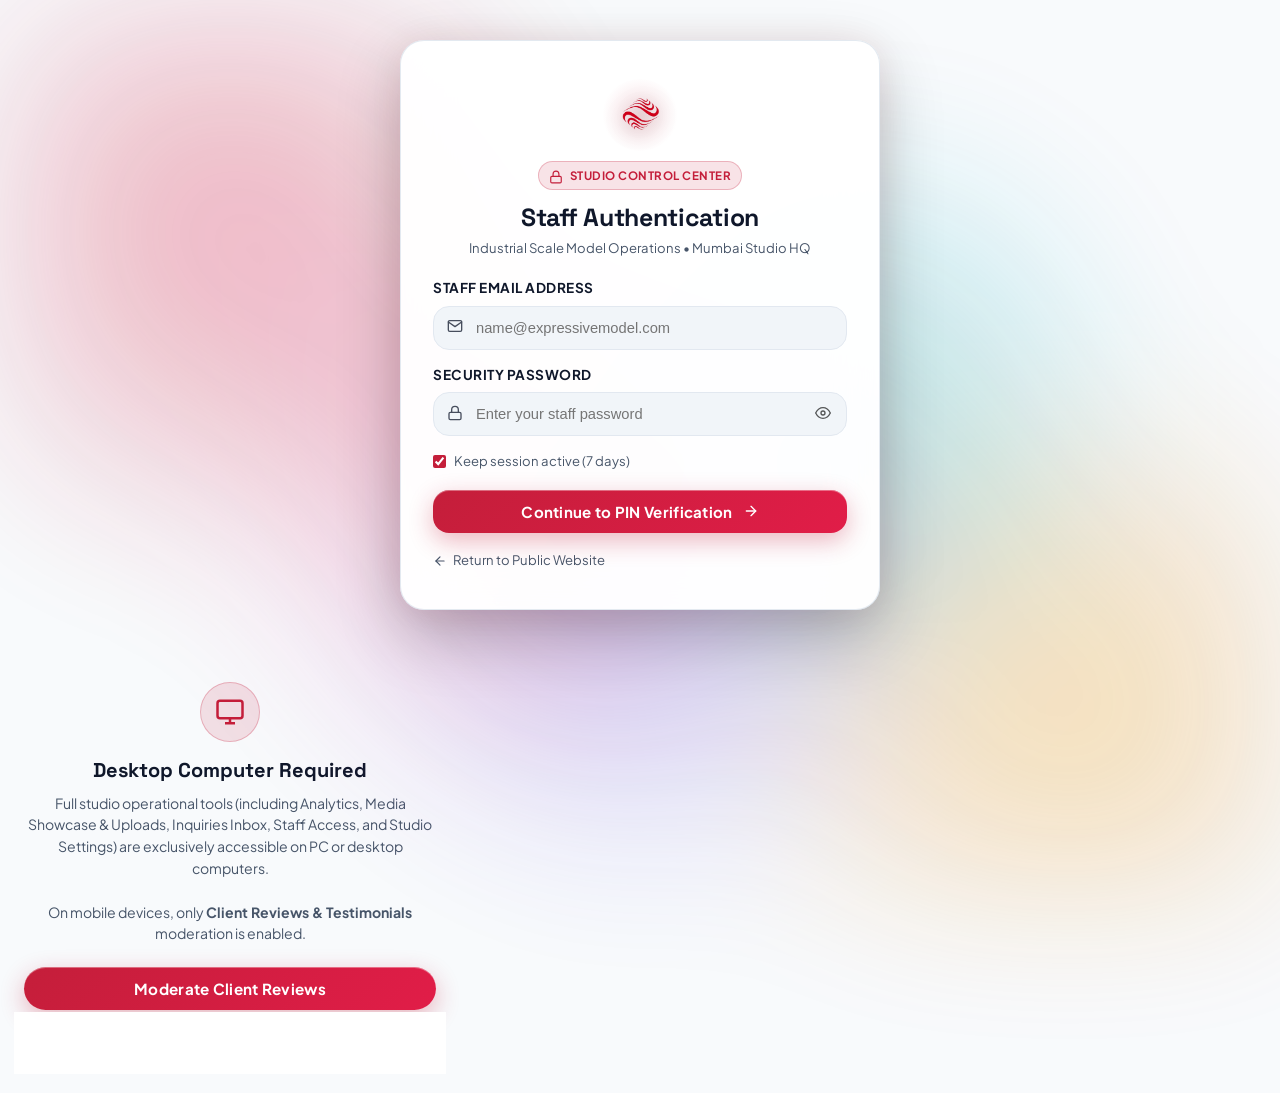
<file: admin.html>
<!DOCTYPE html>
<html lang="en" data-theme="light">
<head>
  <meta charset="UTF-8">
  <meta name="viewport" content="width=device-width, initial-scale=1.0">
  <title>Studio Admin Portal | Expressive — Model Making Co., Mumbai</title>
  
  <meta name="robots" content="noindex, nofollow">
  
  <!-- Favicon -->
  <link rel="icon" type="image/png" href="Favicon.png">
  
  <!-- Stylesheet -->
  <link rel="stylesheet" href="style.css">
</head>
<body class="admin-page-body">

  <!-- MOVING FLUID AURORA BACKGROUND MESH -->
  <div class="moving-bg-mesh">
    <div class="moving-blob moving-blob-1"></div>
    <div class="moving-blob moving-blob-2"></div>
    <div class="moving-blob moving-blob-3"></div>
    <div class="moving-blob moving-blob-4"></div>
    <div class="moving-blob moving-blob-5"></div>
  </div>

  <!-- AUTHENTICATION SCREEN (Shown when not authenticated) -->
  <div class="admin-login-wrapper" id="adminAuthWrapper">
    <!-- Step 1: Email & Password -->
    <div class="admin-card-standalone" id="adminAuthCard">
      <!-- Brand Header -->
      <div class="admin-auth-header">
        <div class="admin-logo-halo">
          <img src="Company_Logo_Navigation_Bar.png" alt="Expressive Logo" class="admin-brand-icon">
        </div>
        <div class="admin-auth-badges">
          <span class="auth-badge">
            <svg width="14" height="14" viewBox="0 0 24 24" fill="none" stroke="currentColor" stroke-width="2" stroke-linecap="round" stroke-linejoin="round" style="display:inline-block; vertical-align:middle; margin-right:4px;"><rect x="3" y="11" width="18" height="11" rx="2" ry="2"></rect><path d="M7 11V7a5 5 0 0 1 10 0v4"></path></svg>
            Studio Control Center
          </span>
        </div>
        <h2 class="admin-auth-title">Staff Authentication</h2>
        <p class="admin-auth-subtitle">Industrial Scale Model Operations • Mumbai Studio HQ</p>
      </div>


      <!-- Authentication Form -->
      <form id="adminLoginForm" novalidate>
        <div class="form-group auth-form-group">
          <label for="adminEmail">Staff Email Address</label>
          <div class="input-icon-wrap">
            <span class="input-lead-icon">
              <svg width="16" height="16" viewBox="0 0 24 24" fill="none" stroke="currentColor" stroke-width="2" stroke-linecap="round" stroke-linejoin="round"><path d="M4 4h16c1.1 0 2 .9 2 2v12c0 1.1-.9 2-2 2H4c-1.1 0-2-.9-2-2V6c0-1.1.9-2 2-2z"></path><polyline points="22,6 12,13 2,6"></polyline></svg>
            </span>
            <input type="email" id="adminEmail" required placeholder="name@expressivemodel.com" autocomplete="username">
          </div>
        </div>

        <div class="form-group auth-form-group">
          <label for="adminPassword">Security Password</label>
          <div class="input-icon-wrap">
            <span class="input-lead-icon">
              <svg width="16" height="16" viewBox="0 0 24 24" fill="none" stroke="currentColor" stroke-width="2" stroke-linecap="round" stroke-linejoin="round"><rect x="3" y="11" width="18" height="11" rx="2" ry="2"></rect><path d="M7 11V7a5 5 0 0 1 10 0v4"></path></svg>
            </span>
            <input type="password" id="adminPassword" required placeholder="Enter your staff password" autocomplete="current-password">
            <button type="button" class="btn-toggle-eye" id="togglePasswordVisibility" title="Toggle password visibility" aria-label="Toggle password visibility">
              <span id="eyeIcon">
                <svg width="16" height="16" viewBox="0 0 24 24" fill="none" stroke="currentColor" stroke-width="2" stroke-linecap="round" stroke-linejoin="round"><path d="M1 12s4-8 11-8 11 8 11 8-4 8-11 8-11-8-11-8z"></path><circle cx="12" cy="12" r="3"></circle></svg>
              </span>
            </button>
          </div>
        </div>

        <div style="display:flex; align-items:center; justify-content:space-between; margin-bottom:14px; font-size:0.82rem; color:var(--text-muted);">
          <label style="display:inline-flex; align-items:center; gap:8px; cursor:pointer; user-select:none;">
            <input type="checkbox" id="rememberSessionCheck" checked style="accent-color:var(--primary); cursor:pointer;">
            <span>Keep session active (7 days)</span>
          </label>
        </div>

        <p id="adminLoginAlert" class="admin-alert-banner" style="display:none;"></p>

        <button type="submit" class="btn-primary btn-bloat auth-submit-btn" id="loginSubmitBtn">
          <span>Continue to PIN Verification</span>
          <svg width="16" height="16" viewBox="0 0 24 24" fill="none" stroke="currentColor" stroke-width="2" stroke-linecap="round" stroke-linejoin="round"><line x1="5" y1="12" x2="19" y2="12"></line><polyline points="12 5 19 12 12 19"></polyline></svg>
        </button>
      </form>

      <div class="admin-auth-footer-links">
        <a href="index.html" class="auth-back-link">
          <svg width="14" height="14" viewBox="0 0 24 24" fill="none" stroke="currentColor" stroke-width="2" stroke-linecap="round" stroke-linejoin="round" style="display:inline-block; vertical-align:middle; margin-right:4px;"><line x1="19" y1="12" x2="5" y2="12"></line><polyline points="12 19 5 12 12 5"></polyline></svg>
          Return to Public Website
        </a>
      </div>
    </div>

    <!-- Step 2: 6-Digit PIN Verification -->
    <div class="admin-card-standalone" id="adminPinCard" style="display:none;">
      <div class="admin-auth-header">
        <div class="admin-logo-halo">
          <img src="Company_Logo_Navigation_Bar.png" alt="Logo" class="admin-brand-icon">
        </div>
        <span class="auth-badge">
          <svg width="14" height="14" viewBox="0 0 24 24" fill="none" stroke="currentColor" stroke-width="2" stroke-linecap="round" stroke-linejoin="round" style="display:inline-block; vertical-align:middle; margin-right:4px;"><path d="M12 22s8-4 8-10V5l-8-3-8 3v7c0 6 8 10 8 10z"></path></svg>
          Two-Factor Security
        </span>
        <h2 class="admin-auth-title">Enter Security PIN</h2>
        <p class="admin-auth-subtitle">Verify your 6-digit studio master key to unlock dashboard</p>
      </div>

      <!-- Active User Profile Chip -->
      <div class="unlocking-profile-card" id="unlockingProfileCard">
        <div class="unlocking-avatar" id="unlockingAvatar">
          <img src="Owner_Mustafa_Rampurawala.jpg" alt="Mustafa" style="width:100%; height:100%; object-fit:cover; border-radius:50%;">
        </div>
        <div class="unlocking-info">
          <strong id="unlockingName">Mustafa Rampurawala</strong>
          <span id="unlockingEmail">expressivemodel@gmail.com</span>
        </div>
        <span class="unlocking-badge" id="unlockingBadge">Company Owner</span>
      </div>

      <form id="adminPinForm">
        <div class="pin-input-group" id="pinInputContainer">
          <input type="password" maxlength="1" class="pin-digit" required autofocus inputmode="numeric" autocomplete="one-time-code" aria-label="PIN Digit 1">
          <input type="password" maxlength="1" class="pin-digit" required inputmode="numeric" aria-label="PIN Digit 2">
          <input type="password" maxlength="1" class="pin-digit" required inputmode="numeric" aria-label="PIN Digit 3">
          <input type="password" maxlength="1" class="pin-digit" required inputmode="numeric" aria-label="PIN Digit 4">
          <input type="password" maxlength="1" class="pin-digit" required inputmode="numeric" aria-label="PIN Digit 5">
          <input type="password" maxlength="1" class="pin-digit" required inputmode="numeric" aria-label="PIN Digit 6">
        </div>

        <p id="adminPinAlert" class="admin-alert-banner" style="display:none;"></p>

        <button type="submit" class="btn-primary btn-bloat auth-submit-btn" id="pinSubmitBtn">
          <span>Verify Security PIN</span>
          <svg width="16" height="16" viewBox="0 0 24 24" fill="none" stroke="currentColor" stroke-width="2" stroke-linecap="round" stroke-linejoin="round"><polyline points="20 6 9 17 4 12"></polyline></svg>
        </button>
      </form>

      <div style="margin-top:18px;">
        <button type="button" id="backToLoginBtn" onclick="window.showLoginView && window.showLoginView()" class="auth-back-button">
          <svg width="14" height="14" viewBox="0 0 24 24" fill="none" stroke="currentColor" stroke-width="2" stroke-linecap="round" stroke-linejoin="round" style="display:inline-block; vertical-align:middle; margin-right:4px;"><line x1="19" y1="12" x2="5" y2="12"></line><polyline points="12 19 5 12 12 5"></polyline></svg>
          Switch Account / Back to Credentials
        </button>
      </div>
    </div>
  </div>

  <!-- STANDALONE ADMIN DASHBOARD (Shown when authenticated) -->
  <div class="admin-dashboard-layout" id="adminDashboard" style="display:none;">
    <!-- Mobile Drawer Overlay Backdrop -->
    <div class="admin-sidebar-backdrop" id="adminSidebarBackdrop"></div>

    <!-- Sidebar -->
    <aside class="admin-sidebar" id="adminSidebar">
      <div>
        <div style="display:flex; align-items:center; justify-content:space-between; padding:0 8px 18px; border-bottom:1px solid var(--border-subtle);">
          <div style="display:flex; align-items:center; gap:10px;">
            <img src="Company_Logo_Navigation_Bar.png" alt="Logo" style="height:38px;">
            <div>
              <h4 style="font-size:0.96rem; margin:0;">Expressive Admin</h4>
              <span style="font-size:0.72rem; color:var(--primary); font-weight:700;">Studio Operations</span>
            </div>
          </div>
          <button type="button" class="admin-sidebar-mobile-close" id="adminSidebarCloseBtn" aria-label="Close Sidebar">&times;</button>
        </div>

        <ul class="admin-sidebar-menu">
          <li class="admin-nav-item active" data-tab="overview">
            <svg width="18" height="18" viewBox="0 0 24 24" fill="none" stroke="currentColor" stroke-width="2" stroke-linecap="round" stroke-linejoin="round"><line x1="18" y1="20" x2="18" y2="10"></line><line x1="12" y1="20" x2="12" y2="4"></line><line x1="6" y1="20" x2="6" y2="14"></line></svg>
            <span>Overview & Analytics</span>
          </li>
          <li class="admin-nav-item" data-tab="gallery">
            <svg width="18" height="18" viewBox="0 0 24 24" fill="none" stroke="currentColor" stroke-width="2" stroke-linecap="round" stroke-linejoin="round"><rect x="3" y="3" width="18" height="18" rx="2" ry="2"></rect><circle cx="8.5" cy="8.5" r="1.5"></circle><polyline points="21 15 16 10 5 21"></polyline></svg>
            <span>Gallery & Projects</span>
          </li>
          <li class="admin-nav-item" data-tab="messages">
            <svg width="18" height="18" viewBox="0 0 24 24" fill="none" stroke="currentColor" stroke-width="2" stroke-linecap="round" stroke-linejoin="round"><path d="M4 4h16c1.1 0 2 .9 2 2v12c0 1.1-.9 2-2 2H4c-1.1 0-2-.9-2-2V6c0-1.1.9-2 2-2z"></path><polyline points="22,6 12,13 2,6"></polyline></svg>
            <span>Inquiries Inbox</span>
          </li>
          <li class="admin-nav-item" data-tab="feedback">
            <svg width="18" height="18" viewBox="0 0 24 24" fill="none" stroke="currentColor" stroke-width="2" stroke-linecap="round" stroke-linejoin="round"><polygon points="12 2 15.09 8.26 22 9.27 17 14.14 18.18 21.02 12 17.77 5.82 21.02 7 14.14 2 9.27 8.91 8.26 12 2"></polygon></svg>
            <span>Client Reviews</span>
          </li>
          <li class="admin-nav-item" data-tab="workers">
            <svg width="18" height="18" viewBox="0 0 24 24" fill="none" stroke="currentColor" stroke-width="2" stroke-linecap="round" stroke-linejoin="round"><path d="M17 21v-2a4 4 0 0 0-4-4H5a4 4 0 0 0-4 4v2"></path><circle cx="9" cy="7" r="4"></circle><path d="M23 21v-2a4 4 0 0 0-3-3.87"></path><path d="M16 3.13a4 4 0 0 1 0 7.75"></path></svg>
            <span>Team & Access</span>
          </li>
          <li class="admin-nav-item" data-tab="profile">
            <svg width="18" height="18" viewBox="0 0 24 24" fill="none" stroke="currentColor" stroke-width="2" stroke-linecap="round" stroke-linejoin="round"><circle cx="12" cy="12" r="3"></circle><path d="M19.4 15a1.65 1.65 0 0 0 .33 1.82l.06.06a2 2 0 0 1 0 2.83 2 2 0 0 1-2.83 0l-.06-.06a1.65 1.65 0 0 0-1.82-.33 1.65 1.65 0 0 0-1 1.51V21a2 2 0 0 1-2 2 2 2 0 0 1-2-2v-.09A1.65 1.65 0 0 0 9 19.4a1.65 1.65 0 0 0-1.82.33l-.06.06a2 2 0 0 1-2.83 0 2 2 0 0 1 0-2.83l.06-.06a1.65 1.65 0 0 0 .33-1.82 1.65 1.65 0 0 0-1.51-1H3a2 2 0 0 1-2-2 2 2 0 0 1 2-2h.09A1.65 1.65 0 0 0 4.6 9a1.65 1.65 0 0 0-.33-1.82l-.06-.06a2 2 0 0 1 0-2.83 2 2 0 0 1 2.83 0l.06.06a1.65 1.65 0 0 0 1.82.33H9a1.65 1.65 0 0 0 1-1.51V3a2 2 0 0 1 2-2 2 2 0 0 1 2 2v.09a1.65 1.65 0 0 0 1 1.51 1.65 1.65 0 0 0 1.82-.33l.06-.06a2 2 0 0 1 2.83 0 2 2 0 0 1 0 2.83l-.06.06a1.65 1.65 0 0 0-.33 1.82V9a1.65 1.65 0 0 0 1.51 1H21a2 2 0 0 1 2 2 2 2 0 0 1-2 2h-.09a1.65 1.65 0 0 0-1.51 1z"></path></svg>
            <span>Profile & Settings</span>
          </li>
        </ul>
      </div>

      <div style="border-top:1px solid var(--border-subtle); padding-top:16px;">
        <div style="display:flex; align-items:center; gap:10px; margin-bottom:12px;">
          <div class="admin-avatar" id="adminUserAvatar" style="width:40px; height:40px; border-radius:9999px; background:var(--primary); color:#fff; display:flex; align-items:center; justify-content:center; font-weight:700; overflow:hidden;">A</div>
          <div style="overflow:hidden;">
            <h5 id="adminUserName" style="font-size:0.88rem; margin:0; white-space:nowrap; text-overflow:ellipsis; overflow:hidden;">Administrator</h5>
            <span id="adminUserRole" style="font-size:0.72rem; color:var(--primary); font-weight:700;">Developer</span>
          </div>
        </div>
        <button class="btn-secondary" id="adminLogoutBtn" style="width:100%; font-size:0.84rem; padding:8px;">
          Log Out
        </button>
      </div>
    </aside>

    <!-- Main View Panel -->
    <main class="admin-main-panel">
      <!-- Mobile Topbar for Handheld Screens -->
      <div class="admin-mobile-topbar">
        <button type="button" class="admin-hamburger-btn" id="adminSidebarToggle" aria-label="Toggle Navigation Menu">
          <span></span><span></span><span></span>
        </button>
        <div class="admin-mobile-brand">
          <img src="Company_Logo_Navigation_Bar.png" alt="Logo" style="height:28px;">
          <span>Expressive Admin</span>
        </div>
        <div style="display:flex; align-items:center; gap:8px;">
          <button type="button" class="btn-refresh-mobile" id="adminMobileRefreshBtn" title="Sync Data">
            <svg width="15" height="15" viewBox="0 0 24 24" fill="none" stroke="currentColor" stroke-width="2"><path d="M23 4v6h-6"></path><path d="M1 20v-6h6"></path><path d="M3.51 9a9 9 0 0 1 14.85-3.36L23 10M1 14l4.64 4.36A9 9 0 0 0 20.49 15"></path></svg>
          </button>
          <a href="index.html" class="btn-external-mobile" title="View Public Site">
            <svg width="15" height="15" viewBox="0 0 24 24" fill="none" stroke="currentColor" stroke-width="2"><line x1="7" y1="17" x2="17" y2="7"></line><polyline points="7 7 17 7 17 17"></polyline></svg>
          </a>
        </div>
      </div>

      <!-- Main Desktop Header Bar -->
      <div class="admin-main-header">
        <div>
          <h2 style="font-size:1.6rem; margin-bottom:4px;">Studio Control Center</h2>
          <p style="font-size:0.84rem; color:var(--text-muted); margin:0;" id="lastSyncedTime">Studio Cloud Sync Active</p>
        </div>
        <div class="admin-header-actions">
          <button type="button" class="btn-secondary btn-refresh" id="adminRefreshBtn" title="Sync & Refresh All Data">
            <span class="refresh-spinner">
              <svg width="15" height="15" viewBox="0 0 24 24" fill="none" stroke="currentColor" stroke-width="2" style="display:inline-block; vertical-align:middle;"><path d="M23 4v6h-6"></path><path d="M1 20v-6h6"></path><path d="M3.51 9a9 9 0 0 1 14.85-3.36L23 10M1 14l4.64 4.36A9 9 0 0 0 20.49 15"></path></svg>
            </span>
            <span>Sync Data</span>
          </button>
          <a href="index.html" class="btn-secondary" style="font-size:0.86rem; padding:8px 16px; display:inline-flex; align-items:center; gap:6px;">
            <span>Public Website</span>
            <svg width="14" height="14" viewBox="0 0 24 24" fill="none" stroke="currentColor" stroke-width="2"><line x1="7" y1="17" x2="17" y2="7"></line><polyline points="7 7 17 7 17 17"></polyline></svg>
          </a>
        </div>
      </div>

      <!-- Mobile Restricted Mode Notice (visible on mobile screens < 992px) -->
      <div class="admin-mobile-notice-banner" id="adminMobileNoticeBanner" style="display:none;">
        <div style="display:flex; align-items:center; gap:8px;">
          <svg width="18" height="18" viewBox="0 0 24 24" fill="none" stroke="currentColor" stroke-width="2" style="flex-shrink:0;"><rect x="2" y="3" width="20" height="14" rx="2" ry="2"></rect><line x1="8" y1="21" x2="16" y2="21"></line><line x1="12" y1="17" x2="12" y2="21"></line></svg>
          <span><strong>Mobile Mode:</strong> Client Reviews moderation is active. Full studio operations (Analytics, Showcase, Inquiries, Staff, and Settings) require a PC or desktop computer.</span>
        </div>
      </div>

      <!-- TAB 1: OVERVIEW & ADVANCED ANALYTICS -->
      <section class="admin-tab-content active" id="tab-overview">
        <!-- Analytics Period Filter Bar & Quick Export (Strictly From 1st October) -->
        <div class="overview-toolbar">
          <div class="overview-period-pills" id="overviewPeriodPills">
            <button type="button" class="period-pill active" data-period="7d">Last 7 Days</button>
            <button type="button" class="period-pill" data-period="14d">Last 14 Days</button>
            <button type="button" class="period-pill" data-period="all">All Time (From Oct 01, 2026)</button>
          </div>
          <div class="overview-export-group">
            <button type="button" class="btn-secondary" id="pushNotificationToggleBtn" title="Desktop & Mobile Push Alerts" style="font-size:0.82rem; padding:6px 14px; display:inline-flex; align-items:center; gap:6px;">
              <span id="pushNotificationBellIcon" style="display:inline-flex; align-items:center;">
                <svg width="14" height="14" viewBox="0 0 24 24" fill="none" stroke="currentColor" stroke-width="2" stroke-linecap="round" stroke-linejoin="round"><path d="M18 8A6 6 0 0 0 6 8c0 7-3 9-3 9h18s-3-2-3-9"></path><path d="M13.73 21a2 2 0 0 1-3.46 0"></path></svg>
              </span>
              <span id="pushNotificationStatusText">Enable Push Alerts</span>
            </button>
            <button type="button" class="btn-secondary" id="exportInquiriesCsvBtn" title="Export Inquiries to CSV">
              <svg width="14" height="14" viewBox="0 0 24 24" fill="none" stroke="currentColor" stroke-width="2"><path d="M21 15v4a2 2 0 0 1-2 2H5a2 2 0 0 1-2-2v-4"></path><polyline points="7 10 12 15 17 10"></polyline><line x1="12" y1="15" x2="12" y2="3"></line></svg>
              <span>Export Leads</span>
            </button>
            <button type="button" class="btn-secondary" id="exportCatalogJsonBtn" title="Export Scale Model Catalog">
              <svg width="14" height="14" viewBox="0 0 24 24" fill="none" stroke="currentColor" stroke-width="2"><path d="M21 15v4a2 2 0 0 1-2 2H5a2 2 0 0 1-2-2v-4"></path><polyline points="7 10 12 15 17 10"></polyline><line x1="12" y1="15" x2="12" y2="3"></line></svg>
              <span>Export Catalog</span>
            </button>
          </div>
        </div>

        <!-- Metric KPI Cards (Real Values Only) -->
        <div class="stats-grid-row" style="margin-top:0; margin-bottom:24px;">
          <div class="stat-box-card">
            <div class="stat-card-header">
              <span class="stat-label">Total Pageviews</span>
              <span class="stat-badge stat-badge-positive" id="statPageviewsTrend">From Oct 01</span>
            </div>
            <h4 id="statTotalPageviews">0</h4>
            <p id="statPageviewsSub">Website Visitors Across India</p>
          </div>
          <div class="stat-box-card">
            <div class="stat-card-header">
              <span class="stat-label">Active Scale Models</span>
              <span class="stat-badge stat-badge-neutral">Published</span>
            </div>
            <h4 id="statTotalProjects">0</h4>
            <p>Live Studio Showcase Items</p>
          </div>
          <div class="stat-box-card">
            <div class="stat-card-header">
              <span class="stat-label">Client Inquiries</span>
              <span class="stat-badge stat-badge-positive" id="statInquiryRate">Real Leads</span>
            </div>
            <h4 id="statTotalMessages">0</h4>
            <p>Direct Workshop RFQ Leads</p>
          </div>
          <div class="stat-box-card">
            <div class="stat-card-header">
              <span class="stat-label">Verified Reviews</span>
              <span class="stat-badge stat-badge-positive">5.0 ★ Avg</span>
            </div>
            <h4 id="statTotalFeedback">0</h4>
            <p>Client Testimonials Moderated</p>
          </div>
        </div>

        <!-- Dynamic Visual Trend Chart (Traffic & Inquiries) -->
        <div class="admin-panel-card" style="margin-bottom:24px;">
          <div class="chart-header-row" style="flex-wrap:wrap; gap:12px; align-items:center;">
            <div>
              <h3 style="margin-bottom:4px;">Engagement & Traffic Velocity</h3>
              <p style="font-size:0.84rem; color:var(--text-muted); margin:0;" id="chartTimeSubtitle">Daily visitor sessions and inbound scale model inquiries (From Oct 01, 2026)</p>
            </div>
            <div style="display:flex; align-items:center; gap:10px; flex-wrap:wrap;">
              <!-- Graph Type Switcher -->
              <div class="chart-type-selector" id="chartTypeSelector">
                <button type="button" class="chart-type-btn active" data-type="area" title="Smooth Spline Area Chart">〰️ Spline</button>
                <button type="button" class="chart-type-btn" data-type="bar" title="Vertical Bar Columns">📊 Bar</button>
                <button type="button" class="chart-type-btn" data-type="line" title="Direct Line Chart">📈 Line</button>
                <button type="button" class="chart-type-btn" data-type="stepped" title="Discrete Stepped Levels">🪜 Stepped</button>
              </div>
              <div class="chart-legend-group">
                <span class="legend-item"><span class="legend-color-dot pageviews-dot"></span> Visitors</span>
                <span class="legend-item"><span class="legend-color-dot inquiries-dot"></span> Inquiries</span>
              </div>
              <!-- Export Graph Button -->
              <button type="button" class="btn-primary" id="openExportGraphModalBtn" style="font-size:0.82rem; padding:6px 14px; display:inline-flex; align-items:center; gap:6px;">
                <svg width="14" height="14" viewBox="0 0 24 24" fill="none" stroke="currentColor" stroke-width="2"><rect x="3" y="3" width="18" height="18" rx="2" ry="2"></rect><circle cx="8.5" cy="8.5" r="1.5"></circle><polyline points="21 15 16 10 5 21"></polyline></svg>
                <span>Export Graph</span>
              </button>
            </div>
          </div>
          <div class="chart-container" id="analyticsChartWrapper">
            <!-- Dynamic SVG Chart injected by admin.js -->
            <svg id="analyticsTrendSvg" class="analytics-trend-svg" viewBox="0 0 900 240" preserveAspectRatio="none">
              <!-- SVG chart elements populated via script -->
            </svg>
            <div id="chartTooltip" class="chart-interactive-tooltip" style="display:none;"></div>
          </div>
        </div>

        <!-- Dual Column Deep Analytics -->
        <div class="overview-dual-grid">
          <!-- Column 1: Model Category Interest & Demand -->
          <div class="admin-panel-card">
            <h3 style="margin-bottom:6px;">Model Category Demand</h3>
            <p style="font-size:0.84rem; color:var(--text-muted); margin-bottom:18px;">Client interest and quote requests by scale model discipline</p>
            <div class="category-demand-list" id="categoryDemandList">
              <!-- Dynamically populated or styled bars -->
              <div class="demand-row">
                <div class="demand-info">
                  <span class="demand-title">Architectural Buildings</span>
                  <span class="demand-stat" id="demandArchPct">38% • 42 Leads</span>
                </div>
                <div class="demand-bar-track">
                  <div class="demand-bar-fill" id="demandArchBar" style="width:38%; background:var(--primary);"></div>
                </div>
              </div>
              <div class="demand-row">
                <div class="demand-info">
                  <span class="demand-title">Industrial Plant & Refineries</span>
                  <span class="demand-stat" id="demandPlantPct">28% • 31 Leads</span>
                </div>
                <div class="demand-bar-track">
                  <div class="demand-bar-fill" id="demandPlantBar" style="width:28%; background:#3B82F6;"></div>
                </div>
              </div>
              <div class="demand-row">
                <div class="demand-info">
                  <span class="demand-title">Precision Machine Models</span>
                  <span class="demand-stat" id="demandMachinePct">18% • 20 Leads</span>
                </div>
                <div class="demand-bar-track">
                  <div class="demand-bar-fill" id="demandMachineBar" style="width:18%; background:#F59E0B;"></div>
                </div>
              </div>
              <div class="demand-row">
                <div class="demand-info">
                  <span class="demand-title">Miniature Dioramas & Displays</span>
                  <span class="demand-stat" id="demandMiniPct">10% • 11 Leads</span>
                </div>
                <div class="demand-bar-track">
                  <div class="demand-bar-fill" id="demandMiniBar" style="width:10%; background:#10B981;"></div>
                </div>
              </div>
              <div class="demand-row">
                <div class="demand-info">
                  <span class="demand-title">Monument Heritage & 3D Prototyping</span>
                  <span class="demand-stat" id="demandMonumentPct">6% • 7 Leads</span>
                </div>
                <div class="demand-bar-track">
                  <div class="demand-bar-fill" id="demandMonumentBar" style="width:6%; background:#8B5CF6;"></div>
                </div>
              </div>
            </div>
          </div>

          <!-- Column 2: Visitor Device & Operating System Breakdown -->
          <div class="admin-panel-card">
            <h3 style="margin-bottom:6px;">Visitor Device Breakdown</h3>
            <p style="font-size:0.84rem; color:var(--text-muted); margin-bottom:18px;">Client hardware platforms and conversion funnels</p>
            <div style="display:flex; flex-direction:column; gap:16px;">
              <div>
                <div style="display:flex; justify-content:space-between; font-size:0.88rem; margin-bottom:6px;">
                  <span style="display:flex; align-items:center; gap:6px;">
                    <svg width="15" height="15" viewBox="0 0 24 24" fill="none" stroke="currentColor" stroke-width="2"><rect x="5" y="2" width="14" height="20" rx="2" ry="2"></rect><line x1="12" y1="18" x2="12.01" y2="18"></line></svg>
                    Mobile Phones
                  </span>
                  <strong id="deviceMobilePct">58% Active</strong>
                </div>
                <div style="height:8px; background:var(--bg-alt); border-radius:4px; overflow:hidden;">
                  <div id="devMobileBar" style="height:100%; width:58%; background:var(--primary); transition:width 0.4s ease;"></div>
                </div>
              </div>
              <div>
                <div style="display:flex; justify-content:space-between; font-size:0.88rem; margin-bottom:6px;">
                  <span style="display:flex; align-items:center; gap:6px;">
                    <svg width="15" height="15" viewBox="0 0 24 24" fill="none" stroke="currentColor" stroke-width="2"><rect x="2" y="3" width="20" height="14" rx="2" ry="2"></rect><line x1="8" y1="21" x2="16" y2="21"></line><line x1="12" y1="17" x2="12" y2="21"></line></svg>
                    Desktop & Laptops
                  </span>
                  <strong id="deviceDesktopPct">36% Active</strong>
                </div>
                <div style="height:8px; background:var(--bg-alt); border-radius:4px; overflow:hidden;">
                  <div id="devDesktopBar" style="height:100%; width:36%; background:#3B82F6; transition:width 0.4s ease;"></div>
                </div>
              </div>
              <div>
                <div style="display:flex; justify-content:space-between; font-size:0.88rem; margin-bottom:6px;">
                  <span style="display:flex; align-items:center; gap:6px;">
                    <svg width="15" height="15" viewBox="0 0 24 24" fill="none" stroke="currentColor" stroke-width="2"><rect x="4" y="2" width="16" height="20" rx="2" ry="2"></rect><line x1="12" y1="18" x2="12.01" y2="18"></line></svg>
                    Tablets & iPads
                  </span>
                  <strong id="deviceTabletPct">6% Active</strong>
                </div>
                <div style="height:8px; background:var(--bg-alt); border-radius:4px; overflow:hidden;">
                  <div id="devTabletBar" style="height:100%; width:6%; background:#10B981; transition:width 0.4s ease;"></div>
                </div>
              </div>

              <!-- Studio Funnel Quick Stats -->
              <div class="funnel-summary-box" style="margin-top:8px; padding-top:14px; border-top:1px solid var(--border-subtle);">
                <div style="display:grid; grid-template-columns:1fr 1fr; gap:10px;">
                  <div class="funnel-stat-mini">
                    <span class="funnel-stat-label">Model Views</span>
                    <strong class="funnel-stat-val" id="funnelViewsVal">8,420</strong>
                  </div>
                  <div class="funnel-stat-mini">
                    <span class="funnel-stat-label">RFQ Conversion</span>
                    <strong class="funnel-stat-val" id="funnelConversionVal" style="color:#10B981;">8.4%</strong>
                  </div>
                </div>
              </div>
            </div>
          </div>
        </div>

        <!-- Recent Studio Activity & Audit Feed -->
        <div class="admin-panel-card" style="margin-top:24px;">
          <h3 style="margin-bottom:6px;">Live Studio Operations Feed</h3>
          <p style="font-size:0.84rem; color:var(--text-muted); margin-bottom:16px;">Real-time logging of portfolio updates, customer leads, and gallery synchronization</p>
          <div class="activity-feed-list" id="activityFeedList">
            <!-- Dynamic activity entries -->
          </div>
        </div>
      </section>

      <!-- TAB 2: GALLERY & PROJECTS -->
      <section class="admin-tab-content" id="tab-gallery">
        <div class="admin-panel-card">
          <div style="display:flex; justify-content:space-between; align-items:center; flex-wrap:wrap; gap:12px; margin-bottom:20px;">
            <div>
              <h3>Model Categories</h3>
              <p style="font-size:0.85rem; color:var(--text-muted); margin:0;">Manage categories. Adding a category automatically creates its tab on the public Gallery page.</p>
            </div>
            <button class="btn-primary btn-bloat" id="openAddCatModalBtn" style="font-size:0.85rem; padding:8px 18px;">
              + Add Category
            </button>
          </div>
          <div class="admin-table-responsive">
            <table class="admin-table">
              <thead>
                <tr>
                  <th>Category Name</th>
                  <th>Slug</th>
                  <th>Description</th>
                  <th style="text-align: right;">Actions</th>
                </tr>
              </thead>
              <tbody id="adminCategoriesTableBody"></tbody>
            </table>
          </div>
        </div>

        <div class="admin-panel-card">
          <div style="display:flex; justify-content:space-between; align-items:center; flex-wrap:wrap; gap:12px; margin-bottom:16px;">
            <div>
              <h3>Project Media Showcase</h3>
              <p style="font-size:0.85rem; color:var(--text-muted); margin:0;">Upload project photos & videos. Automatically published to your live studio catalog.</p>
            </div>
            <button class="btn-primary" id="openUploadPrjModalBtn" style="font-size:0.85rem; padding:8px 18px;">
              + Upload Project Media
            </button>
          </div>

          <!-- Project Sorting & Batch Action Toolbar -->
          <div class="admin-table-toolbar" style="display:flex; justify-content:space-between; align-items:center; flex-wrap:wrap; gap:10px; margin-bottom:14px; background:rgba(255,255,255,0.02); padding:10px 14px; border-radius:var(--radius-md); border:1px solid var(--border-subtle);">
            <div style="display:flex; align-items:center; gap:10px; flex-wrap:wrap;">
              <input type="text" id="adminProjectSearchInput" placeholder="Filter projects by title..." class="admin-input" style="max-width:220px; font-size:0.82rem; padding:6px 12px;">
              <select id="adminProjectCategoryFilter" class="admin-select" style="font-size:0.82rem; padding:6px 12px;">
                <option value="all">All Categories</option>
              </select>
              <select id="adminProjectSortSelect" class="admin-select" style="font-size:0.82rem; padding:6px 12px;">
                <option value="newest">Sort: Newest First</option>
                <option value="oldest">Sort: Oldest First</option>
                <option value="title-asc">Sort: Title (A → Z)</option>
                <option value="title-desc">Sort: Title (Z → A)</option>
                <option value="category">Sort: Category</option>
              </select>
            </div>
            <div style="display:flex; align-items:center; gap:8px;">
              <button type="button" class="btn-secondary" id="btnBatchDeleteProjects" style="display:none; color:#EF4444; border-color:rgba(239,68,68,0.4); font-size:0.82rem; padding:6px 14px; align-items:center; gap:6px;">
                <svg width="14" height="14" viewBox="0 0 24 24" fill="none" stroke="currentColor" stroke-width="2"><polyline points="3 6 5 6 21 6"></polyline><path d="M19 6v14a2 2 0 0 1-2 2H7a2 2 0 0 1-2-2V6m3 0V4a2 2 0 0 1 2-2h4a2 2 0 0 1 2 2v2"></path></svg>
                <span id="batchDeleteProjectsText">Delete Selected (0)</span>
              </button>
            </div>
          </div>

          <div class="admin-table-responsive">
            <table class="admin-table">
              <thead>
                <tr>
                  <th style="width:36px; text-align:center;">
                    <input type="checkbox" id="selectAllProjectsCheck" title="Select All Projects">
                  </th>
                  <th style="width:70px;">Preview</th>
                  <th>Title</th>
                  <th>Category</th>
                  <th>Media Type</th>
                  <th style="text-align: right;">Actions</th>
                </tr>
              </thead>
              <tbody id="adminProjectsTableBody"></tbody>
            </table>
          </div>
        </div>
      </section>

      <!-- TAB 3: INQUIRIES INBOX -->
      <section class="admin-tab-content" id="tab-messages">
        <div class="admin-panel-card">
          <div style="display:flex; justify-content:space-between; align-items:center; flex-wrap:wrap; gap:12px; margin-bottom:16px;">
            <div>
              <h3 style="margin-bottom:4px;">Client Inquiries & Quote Requests</h3>
              <p style="font-size:0.85rem; color:var(--text-muted); margin:0;">Direct customer leads submitted via website contact form.</p>
            </div>
            <div>
              <button type="button" class="btn-secondary" id="btnBatchDeleteMessages" style="display:none; color:#EF4444; border-color:rgba(239,68,68,0.4); font-size:0.82rem; padding:6px 14px; align-items:center; gap:6px;">
                <svg width="14" height="14" viewBox="0 0 24 24" fill="none" stroke="currentColor" stroke-width="2"><polyline points="3 6 5 6 21 6"></polyline><path d="M19 6v14a2 2 0 0 1-2 2H7a2 2 0 0 1-2-2V6m3 0V4a2 2 0 0 1 2-2h4a2 2 0 0 1 2 2v2"></path></svg>
                <span id="batchDeleteMessagesText">Delete Selected Inquiries (0)</span>
              </button>
            </div>
          </div>
          <div class="admin-table-responsive">
            <table class="admin-table">
              <thead>
                <tr>
                  <th style="width:36px; text-align:center;">
                    <input type="checkbox" id="selectAllMessagesCheck" title="Select All Inquiries">
                  </th>
                  <th>Contact</th>
                  <th>Service</th>
                  <th>Message</th>
                  <th>Date</th>
                  <th>Status</th>
                  <th style="text-align: right;">Actions</th>
                </tr>
              </thead>
              <tbody id="adminMessagesTableBody"></tbody>
            </table>
          </div>
        </div>
      </section>

      <!-- TAB 4: CLIENT FEEDBACK -->
      <section class="admin-tab-content" id="tab-feedback">
        <div class="admin-panel-card">
          <div style="display:flex; justify-content:space-between; align-items:center; flex-wrap:wrap; gap:12px; margin-bottom:16px;">
            <div>
              <h3 style="margin-bottom:4px;">Customer Reviews & Moderation</h3>
              <p style="font-size:0.85rem; color:var(--text-muted); margin:0;">Approve testimonials to publish them on the public Reviews page.</p>
            </div>
            <div style="display:flex; gap:8px;">
              <button type="button" class="btn-secondary" id="btnBatchApproveFeedback" style="display:none; color:#10B981; border-color:rgba(16,185,129,0.4); font-size:0.82rem; padding:6px 14px; align-items:center; gap:6px;">
                <span id="batchApproveFeedbackText">Approve Selected (0)</span>
              </button>
              <button type="button" class="btn-secondary" id="btnBatchDeleteFeedback" style="display:none; color:#EF4444; border-color:rgba(239,68,68,0.4); font-size:0.82rem; padding:6px 14px; align-items:center; gap:6px;">
                <svg width="14" height="14" viewBox="0 0 24 24" fill="none" stroke="currentColor" stroke-width="2"><polyline points="3 6 5 6 21 6"></polyline><path d="M19 6v14a2 2 0 0 1-2 2H7a2 2 0 0 1-2-2V6m3 0V4a2 2 0 0 1 2-2h4a2 2 0 0 1 2 2v2"></path></svg>
                <span id="batchDeleteFeedbackText">Delete Selected (0)</span>
              </button>
            </div>
          </div>
          <div class="admin-table-responsive">
            <table class="admin-table">
              <thead>
                <tr>
                  <th style="width:36px; text-align:center;">
                    <input type="checkbox" id="selectAllFeedbackCheck" title="Select All Testimonials">
                  </th>
                  <th>Client Name</th>
                  <th>Rating</th>
                  <th>Testimonial</th>
                  <th>Status</th>
                  <th style="text-align: right;">Actions</th>
                </tr>
              </thead>
              <tbody id="adminFeedbackTableBody"></tbody>
            </table>
          </div>
        </div>
      </section>

      <!-- TAB 5: WORKER MANAGEMENT & CREDENTIAL CLEARANCE -->
      <section class="admin-tab-content" id="tab-workers">
        <!-- Developer Security Clearance Access Banner (Only rendered when Developer is signed in) -->
        <div class="dev-clearance-banner" id="devClearanceBanner" style="display:none;">
          <div class="clearance-banner-left">
            <div class="clearance-badge-icon">
              <svg width="22" height="22" viewBox="0 0 24 24" fill="none" stroke="currentColor" stroke-width="2"><path d="M12 22s8-4 8-10V5l-8-3-8 3v7c0 6 8 10 8 10z"></path></svg>
            </div>
            <div>
              <h4 style="margin:0 0 4px; font-size:0.96rem; color:#10B981; font-weight:700;">Developer Security Clearance Active</h4>
              <p style="margin:0; font-size:0.82rem; color:var(--text-muted);">
                Lead Developer Access Granted (Piush Mandal). Full credential vault is unmasked: inspect, copy, and manage passwords and 6-digit master PINs for Company Owner and all studio staff.
              </p>
            </div>
          </div>
          <div class="clearance-actions">
            <button type="button" class="btn-secondary" id="toggleAllCredsBtn" style="font-size:0.8rem; padding:6px 14px; display:inline-flex; align-items:center; gap:6px;">
              <svg width="14" height="14" viewBox="0 0 24 24" fill="none" stroke="currentColor" stroke-width="2"><path d="M1 12s4-8 11-8 11 8 11 8-4 8-11 8-11-8-11-8z"></path><circle cx="12" cy="12" r="3"></circle></svg>
              <span id="toggleAllCredsText">Reveal All Passwords</span>
            </button>
          </div>
        </div>

        <div class="admin-panel-card">
          <div style="display:flex; justify-content:space-between; align-items:center; flex-wrap:wrap; gap:12px; margin-bottom:20px;">
            <div>
              <h3>Studio Team & Credential Management</h3>
              <p style="font-size:0.85rem; color:var(--text-muted); margin:0;">Staff credentials, access authorizations, and studio accounts.</p>
            </div>
            <button class="btn-primary btn-bloat" id="openAddWorkerModalBtn" style="font-size:0.85rem; padding:8px 18px; display:inline-flex; align-items:center; gap:6px;">
              <svg width="14" height="14" viewBox="0 0 24 24" fill="none" stroke="currentColor" stroke-width="2"><line x1="12" y1="5" x2="12" y2="19"></line><line x1="5" y1="12" x2="19" y2="12"></line></svg>
              <span>Create Worker Account</span>
            </button>
          </div>
          <div class="admin-table-responsive">
            <table class="admin-table">
              <thead>
                <tr>
                  <th style="width: 50px;">Avatar</th>
                  <th>Staff Member</th>
                  <th>Role</th>
                  <th id="thSecurityClearance" style="display:none;">Security Clearance (Pass & PIN)</th>
                  <th>Permissions</th>
                  <th>Status</th>
                  <th style="text-align: right;">Actions</th>
                </tr>
              </thead>
              <tbody id="adminWorkersTableBody"></tbody>
            </table>
          </div>
        </div>
      </section>

      <!-- TAB 6: MY PROFILE & SETTINGS -->
      <section class="admin-tab-content" id="tab-profile">
        <div class="admin-panel-card" style="max-width:760px;">
          <h3 style="margin-bottom:20px;">My Profile & Security Settings</h3>

          <div style="display:flex; align-items:center; gap:20px; flex-wrap:wrap; margin-bottom:28px; padding-bottom:20px; border-bottom:1px solid var(--border-subtle);">
            <div>
              <label for="avatarFileInput" style="cursor:pointer;" title="Click to upload profile picture">
                <div class="admin-avatar" id="profileAvatarPreview" style="width:76px; height:76px; font-size:1.8rem; border:2px dashed var(--primary); border-radius:9999px; display:flex; align-items:center; justify-content:center; background:var(--primary-subtle); color:var(--primary); overflow:hidden;">
                  📷
                </div>
              </label>
              <input type="file" id="avatarFileInput" accept="image/*" style="display:none;">
            </div>
            <div>
              <h4>Profile Picture</h4>
              <p style="font-size:0.84rem; color:var(--text-muted); margin:4px 0 6px;">Click avatar to upload your profile photo. Securely updated in studio directory.</p>
              <span id="avatarUploadStatus" style="font-size:0.82rem; color:var(--primary); font-weight:600;"></span>
            </div>
          </div>

          <div style="display:flex; gap:14px; flex-wrap:wrap; margin-bottom:32px;">
            <button class="btn-primary btn-bloat" id="openChangePassBtn" style="font-size:0.86rem;">
              Change Password
            </button>
            <button class="btn-secondary" id="openChangePinBtn" style="font-size:0.86rem;">
              Change 6-Digit PIN
            </button>
          </div>

          <!-- STUDIO BRANDING & HOTLINES CUSTOMIZATION -->
          <div style="padding-top:20px; border-top:1px solid var(--border-subtle); margin-bottom:28px;">
            <h4 style="margin-bottom:6px;">🏢 Studio Information & Hotlines</h4>
            <p style="font-size:0.84rem; color:var(--text-muted); margin-bottom:16px;">Customize workshop phone numbers, direct lines, and Byculla address display.</p>
            <div style="display:grid; grid-template-columns:repeat(auto-fit, minmax(220px, 1fr)); gap:14px; margin-bottom:16px;">
              <div class="form-group">
                <label style="font-size:0.82rem; font-weight:700;">Studio WhatsApp / Mobile</label>
                <input type="text" id="settingStudioPhone" value="+91-98199 69376">
              </div>
              <div class="form-group">
                <label style="font-size:0.82rem; font-weight:700;">Direct Senior Line</label>
                <input type="text" id="settingDirectPhone" value="+91-93550 40980">
              </div>
            </div>
            <div class="form-group" style="margin-bottom:14px;">
              <label style="font-size:0.82rem; font-weight:700;">Workshop Address & Landmark</label>
              <input type="text" id="settingStudioAddress" value="204 B, Byculla Service Industries, Dadoji Konddeo Rd, Byculla (E), Mumbai 400027 (Landmark: Rani Baug)">
            </div>
            <button type="button" class="btn-secondary" id="saveStudioInfoBtn" style="font-size:0.84rem; padding:8px 18px;">
              Save Studio Information
            </button>
          </div>

          <!-- DASHBOARD CUSTOMIZATION & PREFERENCES -->
          <div style="padding-top:20px; border-top:1px solid var(--border-subtle); margin-bottom:28px;">
            <h4 style="margin-bottom:6px;">🎨 Admin Theme & Preferences</h4>
            <p style="font-size:0.84rem; color:var(--text-muted); margin-bottom:16px;">Configure your personal dashboard experience.</p>
            <div style="display:grid; grid-template-columns:repeat(auto-fit, minmax(220px, 1fr)); gap:14px; margin-bottom:16px;">
              <div class="form-group">
                <label style="font-size:0.82rem; font-weight:700;">Default Landing Tab</label>
                <select id="prefDefaultTab">
                  <option value="overview">Overview & Analytics</option>
                  <option value="gallery">Gallery & Projects</option>
                  <option value="messages">Inquiries Inbox</option>
                  <option value="feedback">Client Reviews</option>
                  <option value="workers">Worker Management</option>
                </select>
              </div>
              <div class="form-group">
                <label style="font-size:0.82rem; font-weight:700;">Notification Sound / Chimes</label>
                <select id="prefSoundEnabled">
                  <option value="1">Enabled (Audio Feedback)</option>
                  <option value="0">Disabled (Silent)</option>
                </select>
              </div>
            </div>
            <button type="button" class="btn-secondary" id="savePreferencesBtn" style="font-size:0.84rem; padding:8px 18px;">
              Save Preferences
            </button>
          </div>

          <!-- DEVELOPER-ONLY ENDPOINTS CONFIGURATION (Strictly hidden from non-developers) -->
          <div id="devEndpointsSection" style="display:none; padding-top:20px; border-top:1px solid var(--border-subtle);">
            <div style="display:flex; align-items:center; gap:8px; margin-bottom:6px;">
              <span class="badge-tag badge-developer">Developer Protected</span>
              <h4 style="margin:0;">Master API & Cloud Gateways</h4>
            </div>
            <p style="font-size:0.84rem; color:var(--text-muted); margin-bottom:14px;">
              Only visible to Developer (Piush Mandal). Endpoints are locked to protect studio operations:
            </p>
            <div style="display:flex; flex-direction:column; gap:12px; margin-bottom:16px;">
              <div>
                <label style="display:block; font-size:0.84rem; font-weight:700; margin-bottom:4px;">1. Admin Core Gateway Web App URL:</label>
                <input type="url" id="adminScriptUrlInput" placeholder="https://script.google.com/macros/s/.../exec" style="width:100%; padding:10px 14px; border-radius:var(--radius-md); border:1px solid var(--border-subtle); background:var(--bg-alt); color:var(--text-main);">
                <small style="font-size:0.75rem; color:var(--text-muted);">Handles Users, Auth, Messages, Feedback, Analytics</small>
              </div>
              <div>
                <label style="display:block; font-size:0.84rem; font-weight:700; margin-bottom:4px;">2. Media & Portfolio Gateway Web App URL:</label>
                <input type="url" id="galleryScriptUrlInput" placeholder="https://script.google.com/macros/s/.../exec" style="width:100%; padding:10px 14px; border-radius:var(--radius-md); border:1px solid var(--border-subtle); background:var(--bg-alt); color:var(--text-main);">
                <small style="font-size:0.75rem; color:var(--text-muted);">Handles Categories, Project Items, and Media Streaming</small>
              </div>
            </div>
            <button class="btn-primary btn-bloat" id="saveScriptUrlsBtn" style="font-size:0.88rem;">
              Save & Reconnect Endpoints
            </button>
          </div>
        </div>
      </section>
    </main>
  </div>

  <!-- ADMIN SUB-MODALS (Add Category, Upload Project, Add Worker, Change Pass, Change PIN) -->

  <!-- Modal: Add Category -->
  <div class="admin-modal-overlay" id="newCatModal">
    <div class="admin-modal-box">
      <div class="admin-modal-header">
        <h3>Create New Model Category</h3>
        <button class="drawer-close" id="newCatModalClose">&times;</button>
      </div>
      <form id="newCatForm" style="display:flex; flex-direction:column; gap:16px;">
        <div class="form-group">
          <label for="catNameInput">Category Name *</label>
          <input type="text" id="catNameInput" required placeholder="e.g. Monument Models, Marine Models">
        </div>
        <div class="form-group">
          <label for="catDescInput">Short Description</label>
          <textarea id="catDescInput" rows="3" placeholder="Brief summary of what this category encompasses..."></textarea>
        </div>
        <button type="submit" class="btn-primary btn-bloat" style="width:100%;">Create Category</button>
      </form>
    </div>
  </div>

  <!-- Modal: Upload Project Media (Single + Bulk Upload Modes) -->
  <div class="admin-modal-overlay" id="uploadPrjModal">
    <div class="admin-modal-box" style="max-width: 720px; width: 94vw;">
      <div class="admin-modal-header">
        <div style="display:flex; align-items:center; gap:8px;">
          <svg width="20" height="20" viewBox="0 0 24 24" fill="none" stroke="currentColor" stroke-width="2"><path d="M21 15v4a2 2 0 0 1-2 2H5a2 2 0 0 1-2-2v-4"></path><polyline points="17 8 12 3 7 8"></polyline><line x1="12" y1="3" x2="12" y2="15"></line></svg>
          <h3 style="margin:0; font-size:1.15rem;" id="uploadModalTitle">Upload Scale Model Showcase</h3>
        </div>
        <button class="drawer-close" id="uploadPrjModalClose">&times;</button>
      </div>

      <!-- Mode Switcher Tabs -->
      <div class="upload-mode-nav" style="display:flex; background:rgba(255,255,255,0.06); padding:4px; border-radius:var(--radius-full); margin-bottom:16px; gap:4px;">
        <button type="button" class="upload-mode-tab active" id="modeBtnSingle" style="flex:1; padding:8px 16px; border:none; border-radius:var(--radius-full); background:var(--primary); color:#FFFFFF; font-weight:700; font-size:0.85rem; cursor:pointer; transition:all 0.2s ease;">
          Single Showcase Upload
        </button>
        <button type="button" class="upload-mode-tab" id="modeBtnBulk" style="flex:1; padding:8px 16px; border:none; border-radius:var(--radius-full); background:transparent; color:var(--text-muted); font-weight:700; font-size:0.85rem; cursor:pointer; transition:all 0.2s ease;">
          Bulk Upload (Up to 20 Photos)
        </button>
      </div>

      <!-- MODE 1: SINGLE PROJECT UPLOAD FORM -->
      <form id="uploadPrjForm" style="display:flex; flex-direction:column; gap:14px;">
        <div class="form-group">
          <label for="prjTitleInput">Project Title *</label>
          <input type="text" id="prjTitleInput" required placeholder="e.g. 50-Storey Lodha Tower Architectural Replica">
        </div>

        <div class="form-group">
          <label for="prjUploadCategory">Category *</label>
          <select id="prjUploadCategory" required></select>
        </div>

        <div class="form-group">
          <label for="prjMediaType">Media Type *</label>
          <select id="prjMediaType" required>
            <option value="image" selected>High-Resolution Image (JPG, PNG, WebP, AVIF)</option>
            <option value="video">Showcase Video (MP4, WebM, MOV)</option>
          </select>
          <small id="mediaTypeNote" style="color:var(--text-muted); font-size:0.75rem; margin-top:3px; display:block;">
            Currently accepting: JPG, PNG, WebP, AVIF photos
          </small>
        </div>

        <div class="form-group">
          <label for="prjFileInput">Select File to Upload *</label>
          <input type="file" id="prjFileInput" accept="image/jpeg,image/png,image/webp,image/avif" required>
        </div>

        <!-- Live Media Preview Container -->
        <div class="upload-preview-container" id="prjPreviewContainer" style="display:none;">
          <div class="preview-header">
            <span class="preview-tag" id="previewMediaTag">PREVIEW</span>
            <button type="button" class="preview-remove-btn" id="previewRemoveBtn" title="Remove / Clear File">&times; Clear</button>
          </div>
          <div class="preview-body" id="previewBody">
            <!-- Injected image or video preview -->
          </div>
          <div class="preview-meta" id="previewMeta"></div>
        </div>

        <div class="form-group">
          <label for="prjDescInput">Description / Craftsmanship Specifications</label>
          <textarea id="prjDescInput" rows="2" placeholder="e.g. Master scale model with precision laser cutting, CNC detailing, and integrated showcase LED illumination."></textarea>
        </div>

        <!-- Uploading Progress Bar & Step Animations -->
        <div class="upload-progress-box" id="uploadProgressBox" style="display:none;">
          <div class="upload-progress-top">
            <div class="upload-progress-stage" id="uploadProgressStage">
              <span class="upload-spinner"></span>
              <span id="uploadProgressStageText">Uploading high-resolution media...</span>
            </div>
            <span class="upload-progress-pct" id="uploadProgressPct">0%</span>
          </div>
          <div class="upload-progress-bar-track">
            <div class="upload-progress-bar-fill" id="uploadProgressBarFill" style="width:0%;"></div>
          </div>
        </div>

        <button type="submit" class="btn-primary btn-bloat" id="uploadPrjSubmitBtn" style="width:100%;">
          <span>Publish Model to Portfolio</span>
        </button>
      </form>

      <!-- MODE 2: BULK PHOTO UPLOAD FORM (UP TO 20 IMAGES) -->
      <div id="bulkUploadSection" style="display:none; flex-direction:column; gap:14px;">
        <div class="form-group">
          <label for="bulkUploadCategory">Select Model Category for Batch *</label>
          <select id="bulkUploadCategory" required style="width:100%; padding:10px 12px; border-radius:var(--radius-sm); border:1px solid var(--border-subtle); background:var(--bg-card); color:var(--text-main);"></select>
          <small style="color:var(--text-muted); font-size:0.75rem; margin-top:3px; display:block;">
            All images in this batch will be published under this selected category.
          </small>
        </div>

        <div class="form-group">
          <label for="bulkBaseTitleInput">Series Title / Project Prefix (Optional)</label>
          <input type="text" id="bulkBaseTitleInput" placeholder="e.g. Lodha Park Tower (leave blank to auto-name from category & craftsmanship)">
          <small style="color:var(--text-muted); font-size:0.75rem; margin-top:3px; display:block;">
            Each photo automatically receives an authentic architectural specification title and description.
          </small>
        </div>

        <div class="form-group">
          <label for="prjBulkFileInput">Select Up to 20 Photos *</label>
          <input type="file" id="prjBulkFileInput" multiple accept="image/jpeg,image/png,image/webp,image/avif" style="width:100%; padding:10px; border-radius:var(--radius-sm); border:1px dashed var(--border-subtle); background:rgba(255,255,255,0.02); color:var(--text-main); cursor:pointer;">
        </div>

        <!-- Bulk Selection Counter & Clear Bar -->
        <div id="bulkCounterBar" style="display:none; justify-content:space-between; align-items:center; padding:8px 12px; background:rgba(255,255,255,0.04); border-radius:var(--radius-sm); font-size:0.82rem;">
          <div>
            <span>Selected for Upload: <strong id="bulkCountDisplay" style="color:var(--primary); font-size:0.9rem;">0</strong> / 20 photos</span>
          </div>
          <button type="button" id="bulkResetBtn" style="background:none; border:none; color:#EF4444; font-size:0.78rem; font-weight:700; cursor:pointer;">Clear All</button>
        </div>

        <!-- Bulk Preview Card Grid -->
        <div class="bulk-preview-container" id="bulkPreviewContainer" style="display:none; max-height:280px; overflow-y:auto; padding:8px; background:rgba(0,0,0,0.3); border-radius:var(--radius-md); border:1px solid var(--border-subtle);">
          <div class="bulk-preview-grid" id="bulkPreviewGrid" style="display:flex; flex-direction:column; gap:8px;"></div>
        </div>

        <!-- Smooth Sequential Bulk Progress Tracker -->
        <div class="upload-progress-box" id="bulkProgressBox" style="display:none; margin-top:4px;">
          <div class="upload-progress-top">
            <div class="upload-progress-stage">
              <span class="upload-spinner"></span>
              <span id="bulkProgressStageText" style="font-weight:600;">Uploading photo 1 of 10 (9 remaining)...</span>
            </div>
            <span class="upload-progress-pct" id="bulkProgressPct" style="font-weight:700; color:var(--primary);">0%</span>
          </div>
          <div class="upload-progress-bar-track" style="height:8px; border-radius:4px; background:rgba(255,255,255,0.08); overflow:hidden; margin-top:6px;">
            <div class="upload-progress-bar-fill" id="bulkProgressBarFill" style="width:0%; height:100%; background:linear-gradient(90deg, var(--primary) 0%, #FF4D6D 100%); transition:width 0.35s ease;"></div>
          </div>
          <div id="bulkProgressDetails" style="font-size:0.75rem; color:var(--text-muted); margin-top:6px; text-align:center;">Preparing batch upload...</div>
        </div>

        <button type="button" class="btn-primary btn-bloat" id="bulkUploadSubmitBtn" style="width:100%; margin-top:6px;" disabled>
          <span>Upload Batch to Portfolio</span>
        </button>
      </div>
    </div>
  </div>

  <!-- MODAL: WRONG FORMAT ALERT POPUP -->
  <div class="admin-modal-overlay" id="wrongFormatModal">
    <div class="admin-modal-box wrong-format-box" style="max-width: 460px; text-align: center;">
      <div class="wrong-format-icon">
        <svg width="42" height="42" viewBox="0 0 24 24" fill="none" stroke="#EF4444" stroke-width="2" stroke-linecap="round" stroke-linejoin="round" style="margin:0 auto;"><path d="M10.29 3.86L1.82 18a2 2 0 0 0 1.71 3h16.94a2 2 0 0 0 1.71-3L13.71 3.86a2 2 0 0 0-3.42 0z"></path><line x1="12" y1="9" x2="12" y2="13"></line><line x1="12" y1="17" x2="12.01" y2="17"></line></svg>
      </div>
      <h3 style="font-size: 1.35rem; margin-bottom: 8px; color: #EF4444;">Incorrect File Format</h3>
      <p id="wrongFormatMessage" style="font-size: 0.9rem; color: var(--text-muted); line-height: 1.55; margin-bottom: 20px;">
        The file you selected does not match the chosen Media Type.
      </p>
      <div class="wrong-format-actions">
        <button type="button" class="btn-primary" id="wrongFormatSwitchBtn" style="width: 100%; margin-bottom: 8px;">
          Switch Media Type Automatically & Keep File
        </button>
        <button type="button" class="btn-secondary" id="wrongFormatCancelBtn" style="width: 100%;">
          Choose a Different File
        </button>
      </div>
    </div>
  </div>

  <!-- Modal: Edit Project Media -->
  <div class="admin-modal-overlay" id="editPrjModal">
    <div class="admin-modal-box" style="max-width: 580px;">
      <div class="admin-modal-header">
        <h3>Edit Project Model</h3>
        <button class="drawer-close" id="editPrjModalClose">&times;</button>
      </div>
      <form id="editPrjForm" style="display:flex; flex-direction:column; gap:14px;">
        <input type="hidden" id="editPrjId">
        
        <div class="form-group">
          <label for="editPrjTitleInput">Project Title *</label>
          <input type="text" id="editPrjTitleInput" required placeholder="e.g. Heritage School Campus Quadrangle Model">
        </div>

        <div class="form-group">
          <label for="editPrjCategory">Category *</label>
          <select id="editPrjCategory" required></select>
        </div>

        <div class="form-group">
          <label for="editPrjDescInput">Description / Scale Details</label>
          <textarea id="editPrjDescInput" rows="3" placeholder="Model specifications, scale, craftsmanship details..."></textarea>
        </div>

        <div class="form-group">
          <label for="editPrjMediaUrl">Primary Image / Media URL *</label>
          <input type="url" id="editPrjMediaUrl" required placeholder="https://lh3.googleusercontent.com/d/...">
        </div>

        <!-- Live Preview for Edit Modal -->
        <div class="upload-preview-container" id="editPrjPreviewContainer" style="display:none; margin-top: -6px;">
          <div class="preview-header">
            <span class="preview-tag">🖼️ CURRENT PREVIEW</span>
          </div>
          <div class="preview-body" id="editPrjPreviewBody" style="max-height: 160px;"></div>
        </div>

        <div class="form-group">
          <label for="editPrjAdditionalImages">
            Additional Images (One URL per line — Multi-image Project)
          </label>
          <textarea id="editPrjAdditionalImages" rows="3" placeholder="https://lh3.googleusercontent.com/d/...&#10;https://lh3.googleusercontent.com/d/..."></textarea>
          <small style="color:var(--text-muted); font-size:0.75rem;">Additional project gallery views and detail angles for the client showcase.</small>
        </div>

        <div style="display:flex; gap:10px; margin-top:6px;">
          <button type="submit" class="btn-primary btn-bloat" style="flex:1;">Save Project Changes</button>
          <button type="button" class="btn-secondary" id="editPrjCancelBtn" style="padding:10px 18px;">Cancel</button>
        </div>
      </form>
    </div>
  </div>

  <!-- Modal: Add Worker -->
  <div class="admin-modal-overlay" id="addWorkerModal">
    <div class="admin-modal-box" style="max-width:580px;">
      <div class="admin-modal-header">
        <h3>Create Worker Account</h3>
        <button class="drawer-close" id="addWorkerModalClose">&times;</button>
      </div>
      <form id="addWorkerForm" style="display:flex; flex-direction:column; gap:14px;">
        <div class="form-group">
          <label for="workerNameInput">Worker Full Name *</label>
          <input type="text" id="workerNameInput" required placeholder="Staff member name">
        </div>
        <div class="form-group">
          <label for="workerEmailInput">Email Address *</label>
          <input type="email" id="workerEmailInput" required placeholder="worker@expressivemodel.com">
        </div>
        <div class="form-group">
          <label for="workerDesignationInput">Staff Designation / Title *</label>
          <input type="text" id="workerDesignationInput" required placeholder="e.g. Senior Architectural Modeler, CAD Specialist">
        </div>
        <div style="display:grid; grid-template-columns:1fr 1fr; gap:12px;">
          <div class="form-group">
            <label for="workerPasswordInput">Temporary Password *</label>
            <input type="text" id="workerPasswordInput" required placeholder="Temporary password">
          </div>
          <div class="form-group">
            <label for="workerPinInput">6-Digit Security PIN *</label>
            <input type="password" id="workerPinInput" required maxlength="6" pattern="[0-9]{6}" placeholder="6 Digits">
          </div>
        </div>
        <div class="form-group">
          <label for="workerAvatarInput">Profile Picture / Avatar (Optional)</label>
          <input type="file" id="workerAvatarInput" accept="image/*">
        </div>
        <div class="form-group">
          <label style="font-weight:700; margin-bottom:8px; display:block;">Assign Specific Permissions & Access Rights:</label>
          <div class="admin-permissions-grid" style="display:grid; grid-template-columns:1fr 1fr; gap:10px; font-size:0.86rem; background:var(--bg-alt); padding:12px; border-radius:var(--radius-md); border:1px solid var(--border-subtle);">
            <label style="display:flex; align-items:center; gap:8px; cursor:pointer;">
              <input type="checkbox" id="permGalleryView" checked> <span>View Gallery</span>
            </label>
            <label style="display:flex; align-items:center; gap:8px; cursor:pointer;">
              <input type="checkbox" id="permGalleryManage"> <span>Manage & Upload Models</span>
            </label>
            <label style="display:flex; align-items:center; gap:8px; cursor:pointer;">
              <input type="checkbox" id="permMessagesView"> <span>View Client Messages</span>
            </label>
            <label style="display:flex; align-items:center; gap:8px; cursor:pointer;">
              <input type="checkbox" id="permMessagesReply"> <span>Reply / Manage Messages</span>
            </label>
            <label style="display:flex; align-items:center; gap:8px; cursor:pointer;">
              <input type="checkbox" id="permFeedbackView" checked> <span>View Client Reviews</span>
            </label>
            <label style="display:flex; align-items:center; gap:8px; cursor:pointer;">
              <input type="checkbox" id="permFeedbackModerate"> <span>Moderate Reviews</span>
            </label>
            <label style="display:flex; align-items:center; gap:8px; cursor:pointer;">
              <input type="checkbox" id="permAnalyticsView"> <span>View Analytics & KPIs</span>
            </label>
            <label style="display:flex; align-items:center; gap:8px; cursor:pointer;">
              <input type="checkbox" id="permExportData"> <span>Export CSV & JSON Data</span>
            </label>
          </div>
        </div>
        <button type="submit" class="btn-primary btn-bloat" style="width:100%;">Create Worker Account</button>
      </form>
    </div>
  </div>

  <!-- Modal: Change Password -->
  <div class="admin-modal-overlay" id="changePassModal">
    <div class="admin-modal-box">
      <div class="admin-modal-header">
        <h3>Change Password</h3>
        <button class="drawer-close" id="changePassClose">&times;</button>
      </div>
      <form id="changePassForm" style="display:flex; flex-direction:column; gap:16px;">
        <div class="form-group">
          <label for="oldPassInput">Current Password</label>
          <input type="password" id="oldPassInput" required placeholder="••••••••">
        </div>
        <div class="form-group">
          <label for="newPassInput">New Password (Min 6 characters)</label>
          <input type="password" id="newPassInput" required minlength="6" placeholder="••••••••">
        </div>
        <button type="submit" class="btn-primary btn-bloat" style="width:100%;">Update Password</button>
      </form>
    </div>
  </div>

  <!-- Modal: Change PIN -->
  <div class="admin-modal-overlay" id="changePinModal">
    <div class="admin-modal-box">
      <div class="admin-modal-header">
        <h3>Change 6-Digit PIN</h3>
        <button class="drawer-close" id="changePinClose">&times;</button>
      </div>
      <form id="changePinForm" style="display:flex; flex-direction:column; gap:16px;">
        <div class="form-group">
          <label for="oldPinInput">Current 6-Digit PIN</label>
          <input type="password" id="oldPinInput" required maxlength="6" placeholder="••••••">
        </div>
        <div class="form-group">
          <label for="newPinInput">New 6-Digit PIN</label>
          <input type="password" id="newPinInput" required maxlength="6" pattern="[0-9]{6}" placeholder="••••••">
        </div>
        <button type="submit" class="btn-primary btn-bloat" style="width:100%;">Update Security PIN</button>
      </form>
    </div>
  </div>

  <!-- Modal: Edit Worker -->
  <div class="admin-modal-overlay" id="editWorkerModal">
    <div class="admin-modal-box" style="max-width:580px;">
      <div class="admin-modal-header">
        <h3>Edit Worker Account & Permissions</h3>
        <button class="drawer-close" id="editWorkerModalClose">&times;</button>
      </div>
      <form id="editWorkerForm" style="display:flex; flex-direction:column; gap:14px;">
        <input type="hidden" id="editWorkerEmail">
        <div class="form-group">
          <label for="editWorkerNameInput">Worker Full Name *</label>
          <input type="text" id="editWorkerNameInput" required>
        </div>
        <div class="form-group">
          <label>Email Address</label>
          <input type="email" id="editWorkerEmailDisplay" disabled style="opacity:0.7; cursor:not-allowed;">
        </div>
        <div class="form-group">
          <label for="editWorkerDesignationInput">Staff Designation / Title *</label>
          <input type="text" id="editWorkerDesignationInput" required placeholder="e.g. Senior Architectural Modeler">
        </div>
        <div class="form-group">
          <label for="editWorkerStatus">Account Status</label>
          <select id="editWorkerStatus">
            <option value="active">Active (Access Allowed)</option>
            <option value="suspended">Suspended (Access Blocked)</option>
          </select>
        </div>
        <div style="display:grid; grid-template-columns:1fr 1fr; gap:12px;">
          <div class="form-group">
            <label for="editWorkerPasswordInput">New Password</label>
            <input type="text" id="editWorkerPasswordInput" placeholder="Leave blank to keep unchanged">
          </div>
          <div class="form-group">
            <label for="editWorkerPinInput">New 6-Digit PIN</label>
            <input type="password" id="editWorkerPinInput" maxlength="6" placeholder="Leave blank to keep unchanged">
          </div>
        </div>
        <div class="form-group">
          <label for="editWorkerAvatarInput">Upload / Change Worker Avatar</label>
          <input type="file" id="editWorkerAvatarInput" accept="image/*">
          <div id="editWorkerAvatarPreview" style="margin-top:6px; display:flex; align-items:center; gap:8px;"></div>
        </div>
        <div class="form-group">
          <label style="font-weight:700; margin-bottom:8px; display:block;">Assign Specific Permissions & Access Rights:</label>
          <div class="admin-permissions-grid" style="display:grid; grid-template-columns:1fr 1fr; gap:10px; font-size:0.86rem; background:var(--bg-alt); padding:12px; border-radius:var(--radius-md); border:1px solid var(--border-subtle);">
            <label style="display:flex; align-items:center; gap:8px; cursor:pointer;">
              <input type="checkbox" id="editPermGalleryView"> <span>View Gallery</span>
            </label>
            <label style="display:flex; align-items:center; gap:8px; cursor:pointer;">
              <input type="checkbox" id="editPermGalleryManage"> <span>Manage & Upload Models</span>
            </label>
            <label style="display:flex; align-items:center; gap:8px; cursor:pointer;">
              <input type="checkbox" id="editPermMessagesView"> <span>View Client Messages</span>
            </label>
            <label style="display:flex; align-items:center; gap:8px; cursor:pointer;">
              <input type="checkbox" id="editPermMessagesReply"> <span>Reply / Manage Messages</span>
            </label>
            <label style="display:flex; align-items:center; gap:8px; cursor:pointer;">
              <input type="checkbox" id="editPermFeedbackView"> <span>View Client Reviews</span>
            </label>
            <label style="display:flex; align-items:center; gap:8px; cursor:pointer;">
              <input type="checkbox" id="editPermFeedbackModerate"> <span>Moderate Reviews</span>
            </label>
            <label style="display:flex; align-items:center; gap:8px; cursor:pointer;">
              <input type="checkbox" id="editPermAnalyticsView"> <span>View Analytics & KPIs</span>
            </label>
            <label style="display:flex; align-items:center; gap:8px; cursor:pointer;">
              <input type="checkbox" id="editPermExportData"> <span>Export CSV & JSON Data</span>
            </label>
          </div>
        </div>
        <button type="submit" class="btn-primary btn-bloat" style="width:100%;">Save Changes</button>
      </form>
    </div>
  </div>

  <!-- FLOATING ACTION BAR FOR ADMIN (Accessible Quick Shortcuts) -->
  <div class="admin-floating-actions" id="adminFloatingActions" style="display:none;">
    <button type="button" class="admin-fab-btn admin-fab-add" id="fabAddProjectBtn" title="Upload New Scale Model">
      <svg width="18" height="18" viewBox="0 0 24 24" fill="none" stroke="currentColor" stroke-width="2"><line x1="12" y1="5" x2="12" y2="19"></line><line x1="5" y1="12" x2="19" y2="12"></line></svg>
      <span class="admin-fab-label">Add Model</span>
    </button>
    <button type="button" class="admin-fab-btn" id="fabRefreshBtn" title="Refresh Live Data & Sync">
      <svg width="18" height="18" viewBox="0 0 24 24" fill="none" stroke="currentColor" stroke-width="2"><path d="M23 4v6h-6"></path><path d="M1 20v-6h6"></path><path d="M3.51 9a9 9 0 0 1 14.85-3.36L23 10M1 14l4.64 4.36A9 9 0 0 0 20.49 15"></path></svg>
      <span class="admin-fab-label">Sync</span>
    </button>
    <a href="index.html" target="_blank" class="admin-fab-btn" title="View Public Website">
      <svg width="18" height="18" viewBox="0 0 24 24" fill="none" stroke="currentColor" stroke-width="2"><circle cx="12" cy="12" r="10"></circle><line x1="2" y1="12" x2="22" y2="12"></line><path d="M12 2a15.3 15.3 0 0 1 4 10 15.3 15.3 0 0 1-4 10 15.3 15.3 0 0 1-4-10 15.3 15.3 0 0 1 4-10z"></path></svg>
      <span class="admin-fab-label">Live Site</span>
    </a>
    <button type="button" class="admin-fab-btn" id="fabBackToTopBtn" title="Back to Top">
      <svg width="16" height="16" viewBox="0 0 24 24" fill="none" stroke="currentColor" stroke-width="2"><line x1="12" y1="19" x2="12" y2="5"></line><polyline points="5 12 12 5 19 12"></polyline></svg>
    </button>
  </div>

  <!-- STUDIO GRAPH EXPORT MODAL (JPEG INFOGRAPHIC GENERATOR) -->
  <div class="admin-modal-overlay" id="adminExportGraphModal" style="display:none;">
    <div class="admin-modal-box export-graph-modal-box" style="max-width:1180px; width:95vw;">
      <div class="admin-modal-header">
        <div style="display:flex; align-items:center; gap:10px;">
          <svg width="22" height="22" viewBox="0 0 24 24" fill="none" stroke="currentColor" stroke-width="2" style="color:var(--primary);"><path d="M3 3v18h18"></path><path d="M18 17V9"></path><path d="M13 17V5"></path><path d="M8 17v-3"></path></svg>
          <div>
            <h3 style="margin:0; font-size:1.18rem; font-weight:700;">Export Studio Analytics Infographic (JPEG)</h3>
            <p style="margin:0; font-size:0.78rem; color:var(--text-muted);">High-resolution presentation export with customized branding and metric benchmarks.</p>
          </div>
        </div>
        <button type="button" class="drawer-close" id="closeExportGraphModalBtn">&times;</button>
      </div>
      <div class="export-modal-content-grid">
        <!-- Left: Interactive Canvas Live Preview -->
        <div class="export-preview-column">
          <div class="export-canvas-wrapper" id="exportCanvasWrapper">
            <canvas id="exportGraphCanvas" width="1600" height="900"></canvas>
          </div>
          <div class="export-preview-footbar">
            <span>Live Infographic Preview • High-Res Canvas Rendering</span>
            <span id="exportCanvasDimensions" style="font-family:monospace; font-weight:700; color:var(--primary);">1600 × 900 px</span>
          </div>
        </div>

        <!-- Right: Studio Customization Controls -->
        <div class="export-controls-column">
          <div class="export-control-card" style="display:flex; flex-direction:column; gap:12px; background:rgba(255,255,255,0.02); border:1px solid var(--border-subtle); border-radius:var(--radius-md); padding:16px;">
            <div class="export-ctrl-group">
              <label class="export-ctrl-label" for="exportGraphTitleInput">Infographic Title</label>
              <input type="text" id="exportGraphTitleInput" class="admin-input" value="EXPRESSIVE MODEL MAKING CO., MUMBAI — STUDIO OPERATIONS ANALYTICS">
            </div>

            <div class="export-ctrl-group">
              <label class="export-ctrl-label" for="exportGraphSubInput">Subtitle & Period Description</label>
              <input type="text" id="exportGraphSubInput" class="admin-input" value="From October 01, 2026 to Today • Verified Studio Metric Performance">
            </div>
          </div>

          <div class="export-control-card" style="display:flex; flex-direction:column; gap:12px; background:rgba(255,255,255,0.02); border:1px solid var(--border-subtle); border-radius:var(--radius-md); padding:16px;">
            <div class="export-ctrl-group">
              <label class="export-ctrl-label">Color Theme Accent</label>
              <div class="export-color-presets" id="exportColorPresets">
                <button type="button" class="export-color-chip active" data-color="#C41E3A" data-sub="#FF4D6D" style="background:#C41E3A;" title="Carmine Red (Studio Signature)"></button>
                <button type="button" class="export-color-chip" data-color="#3B82F6" data-sub="#60A5FA" style="background:#3B82F6;" title="Engineering Blue"></button>
                <button type="button" class="export-color-chip" data-color="#10B981" data-sub="#34D399" style="background:#10B981;" title="Emerald Matrix"></button>
                <button type="button" class="export-color-chip" data-color="#F59E0B" data-sub="#FBBF24" style="background:#F59E0B;" title="Industrial Amber"></button>
                <button type="button" class="export-color-chip" data-color="#8B5CF6" data-sub="#C4B5FD" style="background:#8B5CF6;" title="Precision Purple"></button>
                <div style="display:flex; align-items:center; gap:6px; margin-left:4px;">
                  <input type="color" id="exportCustomColorPicker" value="#C41E3A" title="Custom Accent Color" style="width:32px; height:32px; border:none; border-radius:50%; cursor:pointer; background:none;">
                </div>
              </div>
            </div>

            <div class="export-ctrl-row" style="display:flex; gap:12px;">
              <div class="export-ctrl-group" style="flex:1;">
                <label class="export-ctrl-label" for="exportGraphBgSelect">Background Style</label>
                <select id="exportGraphBgSelect" class="admin-select" style="width:100%; padding:8px 12px; border-radius:var(--radius-sm); border:1px solid var(--border-subtle); background:var(--bg-card); color:var(--text-main);">
                  <option value="dark" selected>Deep Slate (#0B101C)</option>
                  <option value="charcoal">Charcoal Studio (#1E293B)</option>
                  <option value="light">Pristine White (#FFFFFF)</option>
                </select>
              </div>
              <div class="export-ctrl-group" style="flex:1;">
                <label class="export-ctrl-label" for="exportGraphStyleSelect">Graph Style</label>
                <select id="exportGraphStyleSelect" class="admin-select" style="width:100%; padding:8px 12px; border-radius:var(--radius-sm); border:1px solid var(--border-subtle); background:var(--bg-card); color:var(--text-main);">
                  <option value="area" selected>Smooth Spline Area</option>
                  <option value="bar">Industrial Bar Columns</option>
                  <option value="line">Direct Line</option>
                  <option value="stepped">Stepped Levels</option>
                </select>
              </div>
            </div>

            <div class="export-ctrl-row" style="display:flex; gap:12px;">
              <div class="export-ctrl-group" style="flex:1;">
                <label class="export-ctrl-label" for="exportGraphResolutionSelect">Export Quality & DPI</label>
                <select id="exportGraphResolutionSelect" class="admin-select" style="width:100%; padding:8px 12px; border-radius:var(--radius-sm); border:1px solid var(--border-subtle); background:var(--bg-card); color:var(--text-main);">
                  <option value="1">Standard HD (1600 × 900)</option>
                  <option value="1.5" selected>2K High-Res (2400 × 1350)</option>
                  <option value="2">4K Ultra Print (3200 × 1800)</option>
                </select>
              </div>
            </div>
          </div>

          <div class="export-control-card" style="display:flex; flex-direction:column; gap:10px; background:rgba(255,255,255,0.02); border:1px solid var(--border-subtle); border-radius:var(--radius-md); padding:16px;">
            <label class="export-ctrl-label">Include Infographic Elements:</label>
            <div class="export-checkbox-grid" style="display:grid; grid-template-columns:1fr 1fr; gap:10px;">
              <label class="export-checkbox-item" style="display:flex; align-items:center; gap:8px; font-size:0.8rem; cursor:pointer;">
                <input type="checkbox" id="exportOptKpi" checked> Metric KPI Summary Cards
              </label>
              <label class="export-checkbox-item" style="display:flex; align-items:center; gap:8px; font-size:0.8rem; cursor:pointer;">
                <input type="checkbox" id="exportOptGrid" checked> Coordinate Grid & Numbers
              </label>
              <label class="export-checkbox-item" style="display:flex; align-items:center; gap:8px; font-size:0.8rem; cursor:pointer;">
                <input type="checkbox" id="exportOptWatermark" checked> Studio Watermark Seal
              </label>
              <label class="export-checkbox-item" style="display:flex; align-items:center; gap:8px; font-size:0.8rem; cursor:pointer;">
                <input type="checkbox" id="exportOptTimestamp" checked> Live Date/Time Stamp
              </label>
            </div>
          </div>

          <div class="export-action-row" style="margin-top:6px;">
            <button type="button" class="btn-primary btn-bloat" id="btnDownloadGraphJpeg" style="width:100%; padding:14px 20px; font-size:0.95rem; display:inline-flex; align-items:center; justify-content:center; gap:8px;">
              <svg width="18" height="18" viewBox="0 0 24 24" fill="none" stroke="currentColor" stroke-width="2"><path d="M21 15v4a2 2 0 0 1-2 2H5a2 2 0 0 1-2-2v-4"></path><polyline points="7 10 12 15 17 10"></polyline><line x1="12" y1="15" x2="12" y2="3"></line></svg>
              <span>Download High-Resolution Infographic JPEG</span>
            </button>
          </div>
        </div>
      </div>
    </div>
  </div>

  <!-- PC ONLY RESTRICTION MODAL -->
  <div class="admin-modal" id="pcOnlyModal">
    <div class="admin-modal-dialog" style="max-width:460px; text-align:center; padding:32px 24px;">
      <div style="width:60px; height:60px; border-radius:50%; background:rgba(196, 30, 58, 0.12); color:var(--primary); display:flex; align-items:center; justify-content:center; margin:0 auto 16px; border:1px solid rgba(196, 30, 58, 0.25);">
        <svg width="30" height="30" viewBox="0 0 24 24" fill="none" stroke="currentColor" stroke-width="2"><rect x="2" y="3" width="20" height="14" rx="2" ry="2"></rect><line x1="8" y1="21" x2="16" y2="21"></line><line x1="12" y1="17" x2="12" y2="21"></line></svg>
      </div>
      <h3 style="font-size:1.25rem; margin-bottom:10px; font-weight:700;">Desktop Computer Required</h3>
      <p style="font-size:0.88rem; color:var(--text-muted); line-height:1.55; margin-bottom:22px;">
        Full studio operational tools (including Analytics, Media Showcase &amp; Uploads, Inquiries Inbox, Staff Access, and Studio Settings) are exclusively accessible on PC or desktop computers.<br><br>On mobile devices, only <strong>Client Reviews &amp; Testimonials</strong> moderation is enabled.
      </p>
      <div style="display:flex; flex-direction:column; gap:10px;">
        <button type="button" class="btn-primary" id="btnStayOnFeedbackModal" style="width:100%; justify-content:center; padding:12px 18px;">
          <span>Moderate Client Reviews</span>
        </button>
        <button type="button" class="btn-secondary" id="btnClosePcOnlyModal" style="width:100%; justify-content:center; padding:10px 18px;">
          <span>Dismiss</span>
        </button>
      </div>
    </div>
  </div>

  <!-- FLOATING NOTIFICATIONS TOAST CONTAINER (MAX 3 AT A TIME) -->
  <div class="admin-toast-container" id="adminToastContainer"></div>

  <script src="api.js"></script>
  <script src="admin.js"></script>
</body>
</html>
</file>
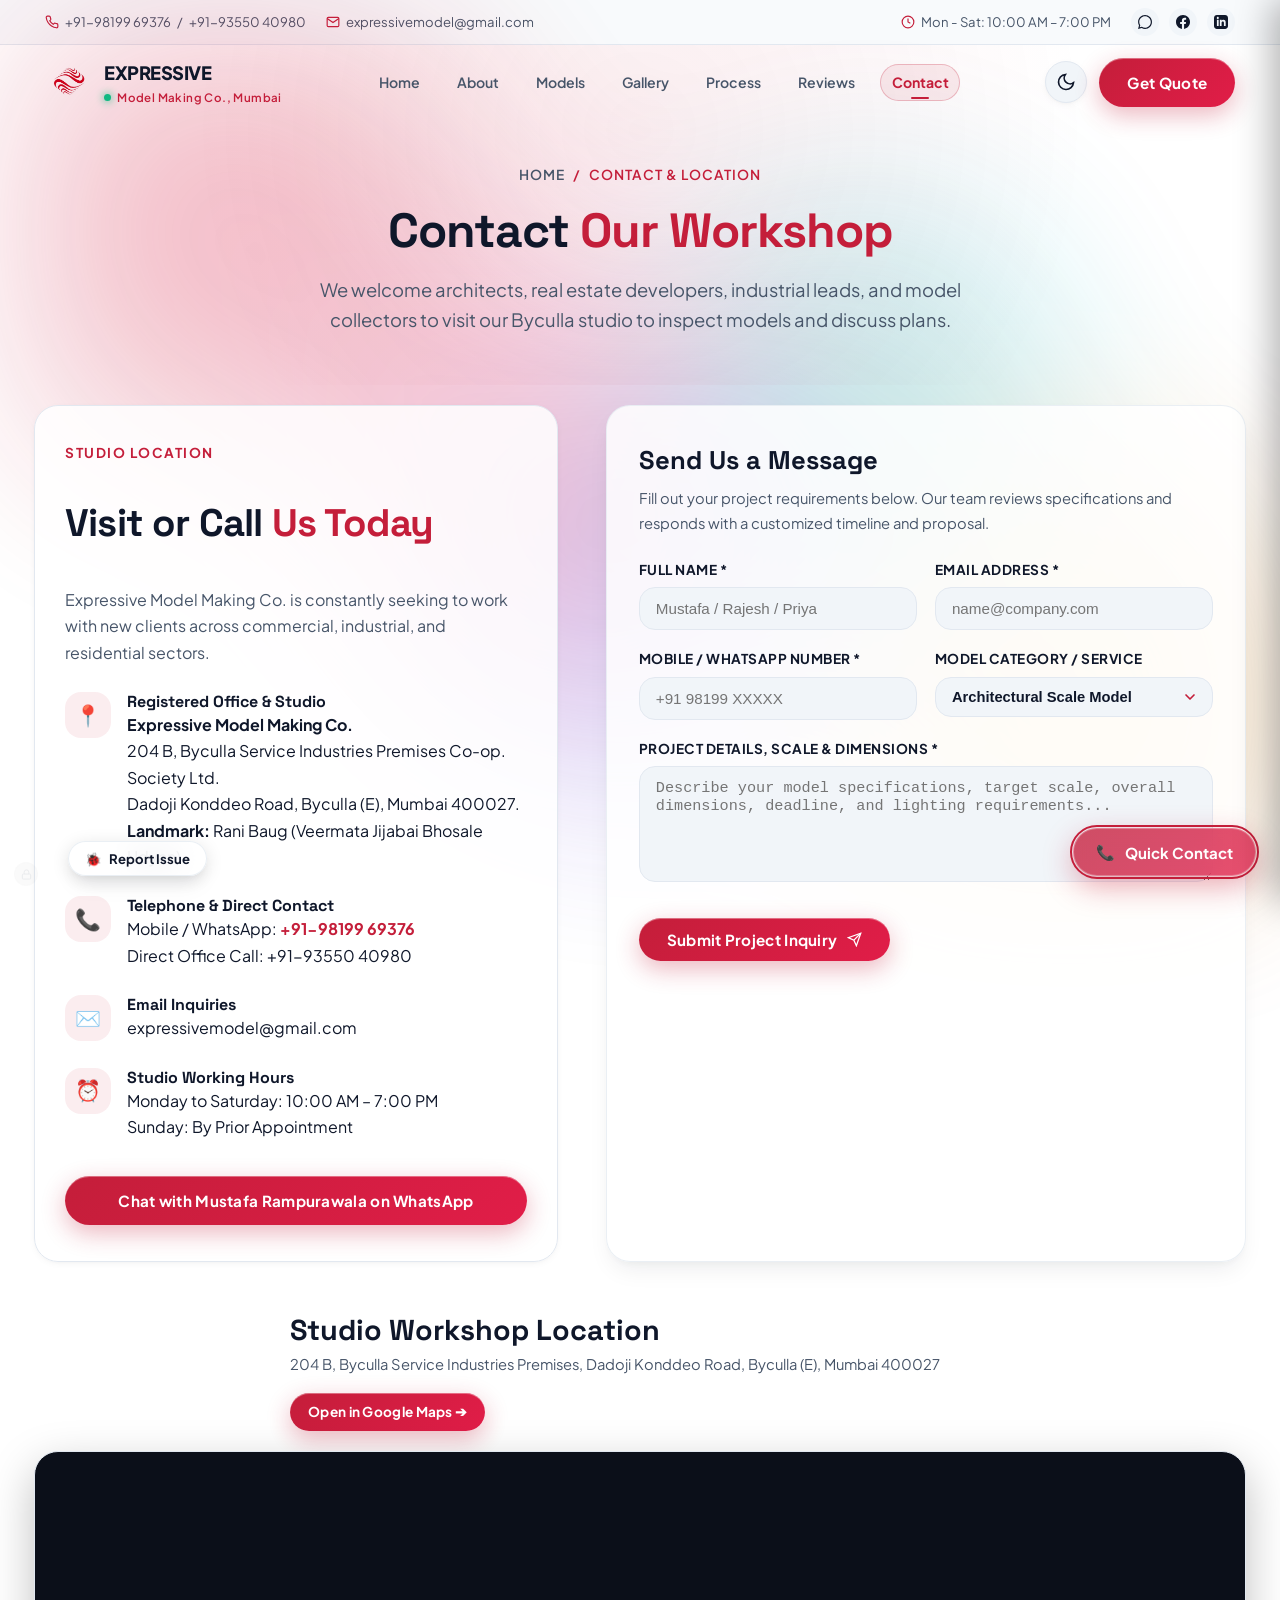
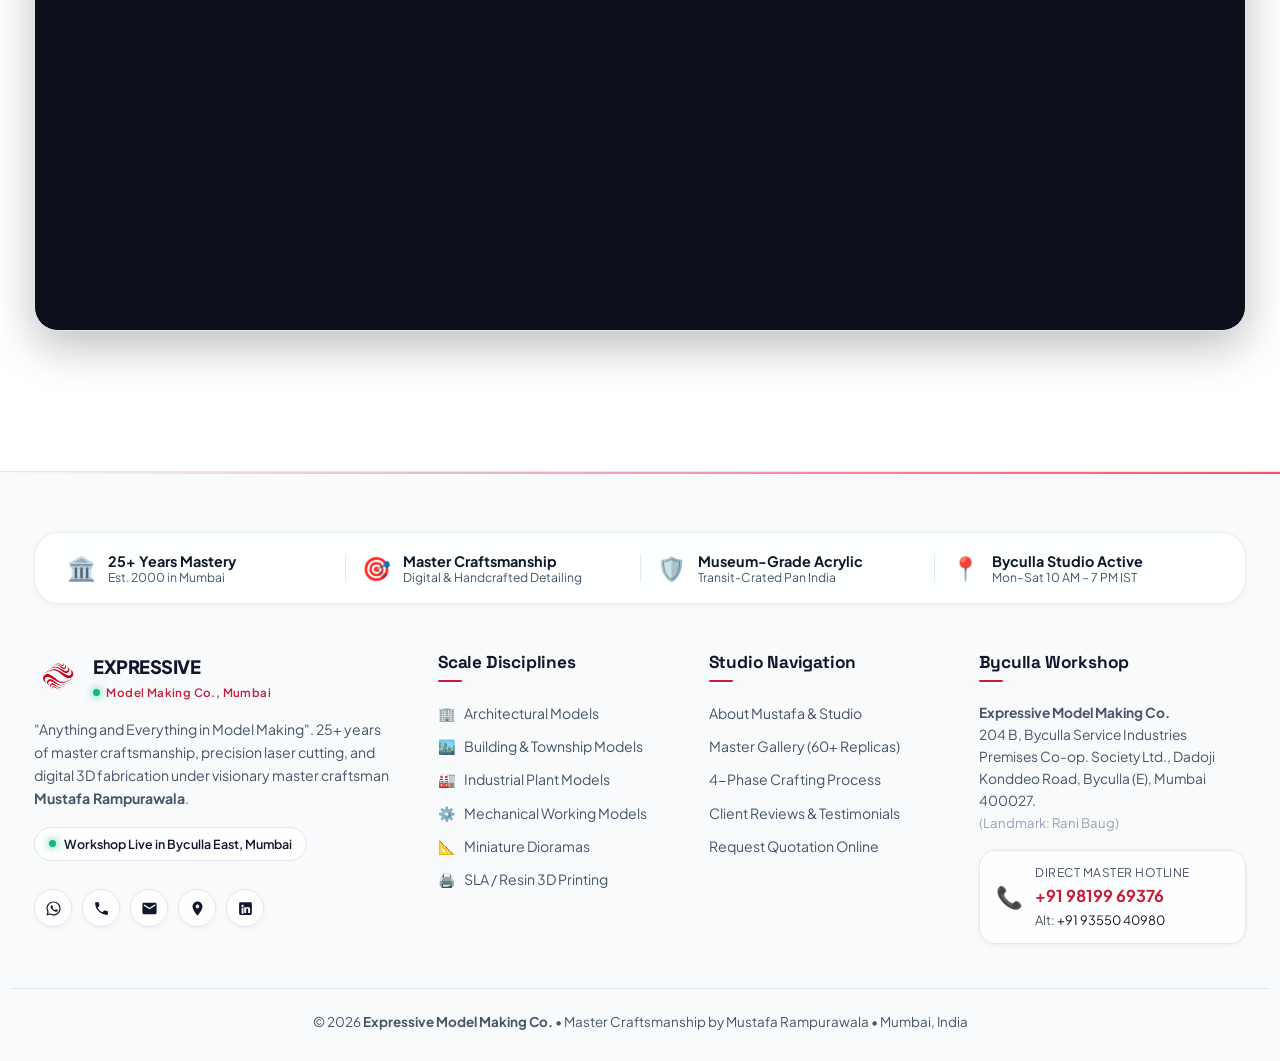
<file: contact.html>
<!DOCTYPE html>
<html lang="en" data-theme="light">
<head>
  <meta charset="UTF-8">
  <meta name="viewport" content="width=device-width, initial-scale=1.0">
  <title>Contact Studio & Quotations | Expressive — Model Making Co., Mumbai</title>
  
  <meta name="description" content="Contact Expressive Model Making Co. in Byculla (E), Mumbai. Direct phone numbers, WhatsApp, office hours, interactive Google Map, and project inquiry form.">
  
  <!-- Favicon -->
  <link rel="icon" type="image/png" href="Favicon.png">
  
  <!-- Stylesheet -->
  <link rel="stylesheet" href="style.css">
</head>
<body>

  <!-- MOVING FLUID AURORA BACKGROUND MESH -->
  <div class="moving-bg-mesh">
    <div class="moving-blob moving-blob-1"></div>
    <div class="moving-blob moving-blob-2"></div>
    <div class="moving-blob moving-blob-3"></div>
    <div class="moving-blob moving-blob-4"></div>
    <div class="moving-blob moving-blob-5"></div>
  </div>

  <!-- TOP INFORMATION BAR -->
  <div class="top-bar">
    <div class="container top-bar-inner">
      <div class="top-bar-left">
        <div class="top-item">
          <svg viewBox="0 0 24 24" fill="none" stroke="currentColor" stroke-width="2"><path d="M22 16.92v3a2 2 0 0 1-2.18 2 19.79 19.79 0 0 1-8.63-3.07 19.5 19.5 0 0 1-6-6 19.79 19.79 0 0 1-3.07-8.67A2 2 0 0 1 4.11 2h3a2 2 0 0 1 2 1.72 12.84 12.84 0 0 0 .7 2.81 2 2 0 0 1-.45 2.11L8.09 9.91a16 16 0 0 0 6 6l1.27-1.27a2 2 0 0 1 2.11-.45 12.84 12.84 0 0 0 2.81.7A2 2 0 0 1 22 16.92z"></path></svg>
          <a href="tel:9819969376">+91-98199 69376</a> / <a href="tel:9355040980">+91-93550 40980</a>
        </div>
        <div class="top-item">
          <svg viewBox="0 0 24 24" fill="none" stroke="currentColor" stroke-width="2"><path d="M4 4h16c1.1 0 2 .9 2 2v12c0 1.1-.9 2-2 2H4c-1.1 0-2-.9-2-2V6c0-1.1.9-2 2-2z"></path><polyline points="22,6 12,13 2,6"></polyline></svg>
          <a href="mailto:expressivemodel@gmail.com">expressivemodel@gmail.com</a>
        </div>
      </div>
      <div class="top-bar-right">
        <div class="top-item">
          <svg viewBox="0 0 24 24" fill="none" stroke="currentColor" stroke-width="2"><circle cx="12" cy="12" r="10"></circle><polyline points="12 6 12 12 16 14"></polyline></svg>
          <span>Mon - Sat: 10:00 AM – 7:00 PM</span>
        </div>
        <div class="top-social">
          <a href="https://api.whatsapp.com/send?phone=919819969376" target="_blank" title="WhatsApp"><svg width="14" height="14" viewBox="0 0 24 24" fill="currentColor"><path d="M.057 24l1.687-6.163c-1.041-1.804-1.588-3.849-1.587-5.946.003-6.556 5.338-11.891 11.893-11.891 3.181.001 6.167 1.24 8.413 3.488 2.245 2.248 3.481 5.236 3.48 8.414-.003 6.557-5.338 11.892-11.893 11.892-1.99-.001-3.951-.5-5.688-1.448l-6.305 1.654zm6.597-3.807c1.676.995 3.276 1.591 5.392 1.592 5.448 0 9.886-4.434 9.889-9.885.002-5.462-4.415-9.89-9.881-9.892-5.452 0-9.887 4.434-9.889 9.884-.001 2.225.651 3.891 1.746 5.634l-.999 3.648 3.742-.981z"/></svg></a>
          <a href="https://www.facebook.com/mustafa.rampurawala.52" target="_blank" title="Facebook"><svg width="14" height="14" viewBox="0 0 24 24" fill="currentColor"><path d="M24 12.073c0-6.627-5.373-12-12-12s-12 5.373-12 12c0 5.99 4.388 10.954 10.125 11.854v-8.385H7.078v-3.47h3.047V9.43c0-3.007 1.792-4.669 4.533-4.669 1.312 0 2.686.235 2.686.235v2.953H15.83c-1.491 0-1.956.925-1.956 1.874v2.25h3.328l-.532 3.47h-2.796v8.385C19.612 23.027 24 18.062 24 12.073z"/></svg></a>
          <a href="https://www.linkedin.com/in/mustafa-rampurawala-2a267145/" target="_blank" title="LinkedIn"><svg width="14" height="14" viewBox="0 0 24 24" fill="currentColor"><path d="M19 0h-14c-2.761 0-5 2.239-5 5v14c0 2.761 2.239 5 5 5h14c2.762 0 5-2.239 5-5v-14c0-2.761-2.238-5-5-5zm-11 19h-3v-11h3v11zm-1.5-12.268c-.966 0-1.75-.79-1.75-1.764s.784-1.764 1.75-1.764 1.75.79 1.75 1.764-.783 1.764-1.75 1.764zm13.5 12.268h-3v-5.604c0-3.368-4-3.113-4 0v5.604h-3v-11h3v1.765c1.396-2.586 7-2.777 7 2.476v6.759z"/></svg></a>
        </div>
      </div>
    </div>
  </div>

  <!-- STICKY NAVBAR -->
  <header class="header-nav" id="headerNav">
    <div class="container nav-container">
      <a href="index" class="brand-logo">
        <img src="Company_Logo_Navigation_Bar.png" alt="Expressive Model Making Logo Emblem">
        <div class="brand-text">
          <span class="brand-title">Expressive</span>
          <span class="brand-tagline">Model Making Co., Mumbai</span>
        </div>
      </a>

      <ul class="nav-links">
        <li><a href="index" class="nav-link">Home</a></li>
        <li><a href="about" class="nav-link">About</a></li>
        <li><a href="models" class="nav-link">Models</a></li>
        <li><a href="gallery" class="nav-link">Gallery</a></li>
        <li><a href="process" class="nav-link">Process</a></li>
        <li><a href="reviews" class="nav-link">Reviews</a></li>
        <li><a href="contact" class="nav-link active">Contact</a></li>
      </ul>

      <div class="nav-actions">
        <button class="theme-toggle-btn" id="themeToggleBtn" title="Toggle Theme" aria-label="Toggle Theme">
          <svg viewBox="0 0 24 24" fill="none" stroke="currentColor" stroke-width="2"><path d="M21 12.79A9 9 0 1 1 11.21 3 7 7 0 0 0 21 12.79z"></path></svg>
        </button>
        <a href="contact" class="btn-primary btn-bloat">
          <span>Get Quote</span>
        </a>
        <button class="mobile-menu-toggle" id="mobileMenuToggle" aria-label="Toggle Menu">
          <span></span><span></span><span></span>
        </button>
      </div>
    </div>
  </header>

  <!-- MOBILE DRAWER -->
  <div class="drawer-backdrop" id="drawerBackdrop"></div>
  <div class="mobile-drawer" id="mobileDrawer">
    <div class="drawer-header">
      <div class="brand-logo">
        <img src="Company_Logo_Navigation_Bar.png" alt="Logo" style="height:36px;">
        <div class="brand-text">
          <span class="brand-title" style="font-size:1rem;">Expressive</span>
          <span class="brand-tagline" style="font-size:0.75rem;">Model Making Co., Mumbai</span>
        </div>
      </div>
      <button class="drawer-close" id="drawerClose" aria-label="Close Navigation Drawer">&times;</button>
    </div>
    <div class="drawer-theme-row">
      <button type="button" class="drawer-theme-btn theme-toggle-btn" id="themeToggleDrawerBtn" aria-label="Toggle Theme">
        <div class="drawer-theme-left">
          <span class="theme-icon-wrap">
            <svg viewBox="0 0 24 24" fill="none" stroke="currentColor" stroke-width="2"><path d="M21 12.79A9 9 0 1 1 11.21 3 7 7 0 0 0 21 12.79z"></path></svg>
          </span>
          <span class="theme-mode-label">Dark Theme</span>
        </div>
        <div class="theme-switch-track" aria-hidden="true">
          <div class="theme-switch-thumb"></div>
        </div>
      </button>
    </div>
    <ul class="drawer-links">
      <li><a href="index">Home</a></li>
      <li><a href="about">About Us</a></li>
      <li><a href="models">Models & Services</a></li>
      <li><a href="gallery">Project Gallery</a></li>
      <li><a href="process">Craftsmanship Process</a></li>
      <li><a href="reviews">Client Reviews</a></li>
      <li><a href="contact">Contact Us</a></li>
    </ul>
    <div class="drawer-footer-actions">
      <a href="tel:9819969376" class="btn-primary btn-bloat" style="width:100%; text-align:center;">📞 Call +91 98199 69376</a>
      <a href="https://api.whatsapp.com/send?phone=919819969376" target="_blank" class="btn-secondary" style="width:100%; text-align:center;">💬 WhatsApp Us</a>
      <a href="mailto:expressivemodel@gmail.com" class="btn-email-action" style="width:100%; text-align:center;">✉️ Email Studio</a>
    </div>
  </div>

  <!-- PAGE HERO -->
  <section class="page-hero">
    <div class="container">
      <div class="breadcrumb-trail">
        <a href="index">Home</a> / <span>Contact & Location</span>
      </div>
      <h1 class="page-hero-title">Contact <span>Our Workshop</span></h1>
      <p class="page-hero-subtitle">
        We welcome architects, real estate developers, industrial leads, and model collectors to visit our Byculla studio to inspect models and discuss plans.
      </p>
    </div>
  </section>

  <!-- CONTACT GRID & FORM -->
  <section class="section" style="padding-top:20px;">
    <div class="container">
      <div class="contact-grid">
        <div class="contact-info-card">
          <span class="section-tagline">Studio Location</span>
          <h2 class="section-title">Visit or Call <span>Us Today</span></h2>
          <p style="color:var(--text-muted);">
            Expressive Model Making Co. is constantly seeking to work with new clients across commercial, industrial, and residential sectors.
          </p>

          <div class="contact-info-item">
            <div class="contact-info-icon">📍</div>
            <div class="contact-info-text">
              <h4>Registered Office & Studio</h4>
              <p>
                <strong>Expressive Model Making Co.</strong><br>
                204 B, Byculla Service Industries Premises Co-op. Society Ltd.<br>
                Dadoji Konddeo Road, Byculla (E), Mumbai 400027.<br>
                <strong>Landmark:</strong> Rani Baug (Veermata Jijabai Bhosale Udyan)
              </p>
            </div>
          </div>

          <div class="contact-info-item">
            <div class="contact-info-icon">📞</div>
            <div class="contact-info-text">
              <h4>Telephone & Direct Contact</h4>
              <p>
                Mobile / WhatsApp: <a href="tel:9819969376" style="color:var(--primary); font-weight:700;">+91-98199 69376</a><br>
                Direct Office Call: <a href="tel:9355040980">+91-93550 40980</a>
              </p>
            </div>
          </div>

          <div class="contact-info-item">
            <div class="contact-info-icon">✉️</div>
            <div class="contact-info-text">
              <h4>Email Inquiries</h4>
              <p>
                <a href="mailto:expressivemodel@gmail.com">expressivemodel@gmail.com</a>
              </p>
            </div>
          </div>

          <div class="contact-info-item">
            <div class="contact-info-icon">⏰</div>
            <div class="contact-info-text">
              <h4>Studio Working Hours</h4>
              <p>
                Monday to Saturday: 10:00 AM – 7:00 PM<br>
                Sunday: By Prior Appointment
              </p>
            </div>
          </div>

          <div style="margin-top:10px;">
            <a href="https://api.whatsapp.com/send?phone=919819969376" target="_blank" class="btn-primary btn-bloat" style="width:100%;">
              <span>Chat with Mustafa Rampurawala on WhatsApp</span>
            </a>
          </div>
        </div>

        <!-- Contact Form -->
        <div class="contact-form-card">
          <h3 style="font-size:1.6rem; margin-bottom:10px;">Send Us a Message</h3>
          <p style="color:var(--text-muted); font-size:0.92rem; margin-bottom:24px;">
            Fill out your project requirements below. Our team reviews specifications and responds with a customized timeline and proposal.
          </p>

          <form class="contact-form" id="contactForm">
            <div class="form-row">
              <div class="form-group">
                <label for="contactName">Full Name *</label>
                <input type="text" id="contactName" required placeholder="Mustafa / Rajesh / Priya">
              </div>
              <div class="form-group">
                <label for="contactEmail">Email Address *</label>
                <input type="email" id="contactEmail" required placeholder="name@company.com">
              </div>
            </div>

            <div class="form-row">
              <div class="form-group">
                <label for="contactPhone">Mobile / WhatsApp Number *</label>
                <input type="tel" id="contactPhone" required placeholder="+91 98199 XXXXX">
              </div>
              <div class="form-group">
                <label for="contactService">Model Category / Service</label>
                <select id="contactService">
                  <option value="Architectural Scale Model">Architectural Scale Model</option>
                  <option value="Building Model Making">Building Model Making</option>
                  <option value="Machine & Industrial Model">Machine & Industrial Model</option>
                  <option value="Plant & Facility Model">Plant & Facility Model</option>
                  <option value="Miniature Scale Model">Miniature Scale Model</option>
                  <option value="Interior Scale Model">Interior Scale Model</option>
                  <option value="3D Printing & Prototyping">3D Printing & Laser Prototyping</option>
                  <option value="General Inquiry">General Inquiry</option>
                </select>
              </div>
            </div>

            <div class="form-group">
              <label for="contactMessage">Project Details, Scale & Dimensions *</label>
              <textarea id="contactMessage" rows="5" required placeholder="Describe your model specifications, target scale, overall dimensions, deadline, and lighting requirements..."></textarea>
            </div>

            <p id="contactAlert" style="font-size:0.9rem; font-weight:600;"></p>

            <button type="submit" class="btn-primary btn-bloat" style="align-self:flex-start;">
              <span>Submit Project Inquiry</span>
              <svg width="15" height="15" viewBox="0 0 24 24" fill="none" stroke="currentColor" stroke-width="2"><line x1="22" y1="2" x2="11" y2="13"></line><polygon points="22 2 15 22 11 13 2 9 22 2"></polygon></svg>
            </button>
          </form>
        </div>
      </div>

      <!-- INTERACTIVE GOOGLE MAP EMBED (High-Precision Satellite Mode Default) -->
      <div style="margin-top:30px;">
        <div class="section-header" style="margin-bottom:16px; text-align:left; display:flex; justify-content:space-between; align-items:flex-end; flex-wrap:wrap; gap:16px;">
          <div>
            <h3 style="font-size:1.8rem; margin-bottom:4px;">Studio Workshop Location</h3>
            <p style="color:var(--text-muted); font-size:0.92rem; margin:0;">204 B, Byculla Service Industries Premises, Dadoji Konddeo Road, Byculla (E), Mumbai 400027</p>
          </div>
          <div style="display:flex; gap:10px; align-items:center; flex-wrap:wrap;">
            <a href="https://www.google.com/maps/place/EXPRESSIVE+MODEL+MAKING+CO+%7C+Best+3D+Printing+Services+in+Mumbai+%7C+Building+Model+Making+in+Mumbai/@18.9807825,72.8340863,17z/data=!4m6!3m5!1s0x3be7ce5a105cc429:0x3cf7e53ce4df2c72!8m2!3d18.9807774!4d72.8366666!16s%2Fg%2F11c1xh_qb0?entry=ttu" target="_blank" class="btn-primary btn-bloat" style="font-size:0.85rem; padding:8px 18px;">
              <span>Open in Google Maps ➔</span>
            </a>
          </div>
        </div>

        <div class="map-embed-container custom-satellite-map">
          <iframe 
            src="https://www.google.com/maps/embed?pb=!1m18!1m12!1m3!1d3772.901482864725!2d72.8340863!3d18.9807825!2m3!1f0!2f0!3f0!3m2!1i1024!2i768!4f13.1!3m3!1m2!1s0x3be7ce5a105cc429%3A0x3cf7e53ce4df2c72!2sEXPRESSIVE%20MODEL%20MAKING%20CO%20%7C%20Best%203D%20Printing%20Services%20in%20Mumbai%20%7C%20Building%20Model%20Making%20in%20Mumbai!5e1!3m2!1sen!2sin!4v1717800000000!5m2!1sen!2sin&t=k" 
            allowfullscreen="" 
            loading="lazy" 
            referrerpolicy="no-referrer-when-downgrade"
            title="EXPRESSIVE MODEL MAKING CO Satellite Google Maps Location">
          </iframe>
        </div>
      </div>
    </div>
  </section>

  <!-- MASTER ARCHITECTURAL FOOTER -->
  <footer class="site-footer">
    <!-- Top Animated Laser Accent Line -->
    <div class="footer-top-accent"></div>

    <!-- Trust / Specification Strip -->
    <div class="container footer-trust-container">
      <div class="footer-trust-strip">
        <div class="trust-strip-item">
          <span class="trust-strip-icon">🏛️</span>
          <div>
            <strong>25+ Years Mastery</strong>
            <small>Est. 2000 in Mumbai</small>
          </div>
        </div>
        <div class="trust-strip-divider"></div>
        <div class="trust-strip-item">
          <span class="trust-strip-icon">🎯</span>
          <div>
            <strong>Master Craftsmanship</strong>
            <small>Digital & Handcrafted Detailing</small>
          </div>
        </div>
        <div class="trust-strip-divider"></div>
        <div class="trust-strip-item">
          <span class="trust-strip-icon">🛡️</span>
          <div>
            <strong>Museum-Grade Acrylic</strong>
            <small>Transit-Crated Pan India</small>
          </div>
        </div>
        <div class="trust-strip-divider"></div>
        <div class="trust-strip-item">
          <span class="trust-strip-icon">📍</span>
          <div>
            <strong>Byculla Studio Active</strong>
            <small>Mon–Sat 10 AM – 7 PM IST</small>
          </div>
        </div>
      </div>
    </div>

    <!-- Main Footer Grid -->
    <div class="container footer-grid">
      <!-- Col 1: Studio Brand & Identity -->
      <div class="footer-col footer-col-brand">
        <a href="index" class="brand-logo" style="margin-bottom:16px;">
          <img src="Company_Logo_Navigation_Bar.png" alt="Expressive Model Making Logo" style="height:44px;">
          <div class="brand-text">
            <span class="brand-title">Expressive</span>
            <span class="brand-tagline">Model Making Co., Mumbai</span>
          </div>
        </a>
        <p class="footer-desc">
          "Anything and Everything in Model Making". 25+ years of master craftsmanship, precision laser cutting, and digital 3D fabrication under visionary master craftsman <strong>Mustafa Rampurawala</strong>.
        </p>
        <div class="footer-status-card">
          <span class="footer-live-dot"></span>
          <span>Workshop Live in Byculla East, Mumbai</span>
        </div>
        <div class="footer-social-circles">
          <a href="https://api.whatsapp.com/send?phone=919819969376" target="_blank" rel="noopener noreferrer" class="footer-circle-btn btn-wa" title="Chat on WhatsApp (+91-98199 69376)" aria-label="WhatsApp">
            <svg viewBox="0 0 24 24"><path d="M12.04 2C6.58 2 2.13 6.45 2.13 11.91C2.13 13.66 2.59 15.36 3.45 16.86L2.05 22L7.3 20.62C8.75 21.41 10.38 21.83 12.04 21.83C17.5 21.83 21.95 17.38 21.95 11.92C21.95 9.27 20.92 6.78 19.05 4.91C17.18 3.03 14.69 2 12.04 2M12.05 3.67C14.25 3.67 16.31 4.53 17.87 6.09C19.42 7.65 20.28 9.72 20.28 11.92C20.28 16.46 16.58 20.15 12.04 20.15C10.56 20.15 9.11 19.76 7.85 19.01L7.55 18.83L4.43 19.65L5.26 16.61L5.06 16.29C4.24 14.99 3.8 13.47 3.8 11.91C3.81 7.37 7.5 3.67 12.05 3.67M9.53 7.35C9.36 7.35 9.09 7.41 8.86 7.66C8.63 7.91 8 8.5 8 9.71C8 10.92 8.89 12.09 9.01 12.25C9.13 12.41 10.75 14.91 13.22 15.97C15.27 16.85 15.69 16.67 16.14 16.63C16.59 16.59 17.59 16.03 17.8 15.45C18.01 14.86 18.01 14.36 17.95 14.25C17.89 14.15 17.72 14.09 17.47 13.96C17.22 13.84 15.99 13.23 15.76 13.15C15.53 13.06 15.37 13.02 15.2 13.27C15.04 13.51 14.57 14.09 14.42 14.25C14.28 14.42 14.14 14.44 13.89 14.31C13.64 14.19 12.84 13.93 11.89 13.08C11.15 12.42 10.65 11.61 10.5 11.36C10.36 11.12 10.49 10.98 10.61 10.86C10.72 10.75 10.86 10.57 10.98 10.42C11.11 10.28 11.15 10.17 11.23 10.01C11.31 9.84 11.27 9.7 11.21 9.57C11.15 9.45 10.68 8.3 10.49 7.82C10.29 7.37 10.1 7.42 9.94 7.41C9.8 7.4 9.66 7.35 9.53 7.35Z"/></svg>
          </a>
          <a href="tel:9819969376" class="footer-circle-btn btn-tel" title="Call Workshop (+91-98199 69376)" aria-label="Phone">
            <svg viewBox="0 0 24 24"><path d="M6.62 10.79c1.44 2.83 3.76 5.14 6.59 6.59l2.2-2.2c.27-.27.67-.36 1.02-.24 1.12.37 2.33.57 3.57.57.55 0 1 .45 1 1V20c0 .55-.45 1-1 1-9.39 0-17-7.61-17-17 0-.55.45-1 1-1h3.5c.55 0 1 .45 1 1 0 1.25.2 2.45.57 3.57.11.35.03.74-.25 1.02l-2.2 2.2z"/></svg>
          </a>
          <a href="mailto:expressivemodel@gmail.com" class="footer-circle-btn btn-mail" title="Email Studio" aria-label="Email" data-action="send-email">
            <svg viewBox="0 0 24 24"><path d="M20 4H4c-1.1 0-1.99.9-1.99 2L2 18c0 1.1.9 2 2 2h16c1.1 0 2-.9 2-2V6c0-1.1-.9-2-2-2zm0 4l-8 5-8-5V6l8 5 8-5v2z"/></svg>
          </a>
          <a href="https://www.google.com/maps/place/EXPRESSIVE+MODEL+MAKING+CO+%7C+Best+3D+Printing+Services+in+Mumbai+%7C+Building+Model+Making+in+Mumbai/@18.9807825,72.8340863,17z/data=!4m6!3m5!1s0x3be7ce5a105cc429:0x3cf7e53ce4df2c72!8m2!3d18.9807774!4d72.8366666!16s%2Fg%2F11c1xh_qb0" target="_blank" rel="noopener noreferrer" class="footer-circle-btn btn-map" title="View Studio on Google Maps" aria-label="Location">
            <svg viewBox="0 0 24 24"><path d="M12 2C8.13 2 5 5.13 5 9c0 5.25 7 13 7 13s7-7.75 7-13c0-3.87-3.13-7-7-7zm0 9.5c-1.38 0-2.5-1.12-2.5-2.5s1.12-2.5 2.5-2.5 2.5 1.12 2.5 2.5-1.12 2.5-2.5 2.5z"/></svg>
          </a>
          <a href="https://www.linkedin.com/in/mustafa-rampurawala-2a267145/" target="_blank" rel="noopener noreferrer" class="footer-circle-btn btn-in" title="LinkedIn Profile" aria-label="LinkedIn">
            <svg viewBox="0 0 24 24"><path d="M19 3a2 2 0 0 1 2 2v14a2 2 0 0 1-2 2H5a2 2 0 0 1-2-2V5a2 2 0 0 1 2-2h14m-.5 15.5v-5.3a3.26 3.26 0 0 0-3.26-3.26c-.85 0-1.84.52-2.28 1.3v-1.11h-2.79v8.37h2.79v-4.93c0-.77.62-1.4 1.39-1.4a1.4 1.4 0 0 1 1.4 1.4v4.93h2.75M6.46 10.9v8.37H9.2V10.9H6.46M7.83 6.64c-.95 0-1.71.76-1.71 1.71 0 .94.76 1.71 1.71 1.71.94 0 1.71-.77 1.71-1.71 0-.95-.77-1.71-1.71-1.71z"/></svg>
          </a>
        </div>
      </div>

      <!-- Col 2: Model Disciplines -->
      <div class="footer-col">
        <h4>Scale Disciplines</h4>
        <ul class="footer-links">
          <li><a href="models.html#architectural"><span>🏢</span> Architectural Models</a></li>
          <li><a href="models.html#building"><span>🏙️</span> Building & Township Models</a></li>
          <li><a href="models.html#plant"><span>🏭</span> Industrial Plant Models</a></li>
          <li><a href="models.html#machine"><span>⚙️</span> Mechanical Working Models</a></li>
          <li><a href="models.html#miniature"><span>📐</span> Miniature Dioramas</a></li>
          <li><a href="models.html#3dprinting"><span>🖨️</span> SLA / Resin 3D Printing</a></li>
        </ul>
      </div>

      <!-- Col 3: Navigation & Staff Portal -->
      <div class="footer-col">
        <h4>Studio Navigation</h4>
        <ul class="footer-links">
          <li><a href="about">About Mustafa & Studio</a></li>
          <li><a href="gallery">Master Gallery (60+ Replicas)</a></li>
          <li><a href="process">4-Phase Crafting Process</a></li>
          <li><a href="reviews">Client Reviews & Testimonials</a></li>
          <li><a href="contact">Request Quotation Online</a></li>
        </ul>
      </div>

      <!-- Col 4: Workshop & Physical Contact -->
      <div class="footer-col footer-col-contact">
        <h4>Byculla Workshop</h4>
        <p class="footer-contact-address">
          <strong>Expressive Model Making Co.</strong><br>
          204 B, Byculla Service Industries Premises Co-op. Society Ltd., Dadoji Konddeo Road, Byculla (E), Mumbai 400027.<br>
          <span style="font-size:0.82rem; color:var(--text-light);">(Landmark: Rani Baug)</span>
        </p>
        <div class="footer-hotline-card">
          <div class="hotline-icon">📞</div>
          <div>
            <div style="font-size:0.75rem; color:var(--text-muted); text-transform:uppercase; letter-spacing:0.5px;">Direct Master Hotline</div>
            <a href="tel:9819969376" style="font-weight:700; font-size:1.02rem; color:var(--primary);">+91 98199 69376</a>
            <div style="font-size:0.8rem; color:var(--text-muted);">Alt: <a href="tel:9355040980" style="color:var(--text-main);">+91 93550 40980</a></div>
          </div>
        </div>
      </div>
    </div>

    <!-- Footer Bottom Bar -->
    <div class="container footer-bottom">
      <div class="footer-bottom-left">
        <p>© 2026 <strong>Expressive Model Making Co.</strong> • Master Craftsmanship by Mustafa Rampurawala • Mumbai, India</p>
      </div>
    </div>
  </footer>

  <!-- FLOATING ADMIN BUTTON (BOTTOM-LEFT) -->
  <a href="admin" class="floating-admin-btn" title="Staff Gateway" aria-label="Staff Gateway"><svg width="12" height="12" viewBox="0 0 24 24" fill="none" stroke="currentColor" stroke-width="2"><rect x="3" y="11" width="18" height="11" rx="2" ry="2"></rect><path d="M7 11V7a5 5 0 0 1 10 0v4"></path></svg></a>

  <!-- FLOATING BACK TO TOP (BOTTOM-RIGHT) -->
  <button type="button" class="floating-back-to-top" id="backToTopBtn" title="Back to Top" aria-label="Back to Top">▲</button>

  <!-- FLOATING QUICK CONTACT (BOTTOM-RIGHT) -->
  <div class="floating-contact-wrapper">
    <button class="floating-contact-btn" id="floatingContactToggle" title="Contact Us" aria-label="Quick Contact Options">
      <span class="contact-pulse-ring"></span>
      <span class="contact-icon">📞</span>
      <span class="contact-label">Quick Contact</span>
    </button>
    <div class="floating-contact-menu" id="floatingContactMenu">
      <a href="https://api.whatsapp.com/send?phone=919819969376" target="_blank" class="contact-menu-item whatsapp-item">
        <span class="menu-icon">💬</span>
        <div>
          <strong>WhatsApp Chat</strong>
          <small>+91-98199 69376</small>
        </div>
      </a>
      <a href="tel:9819969376" class="contact-menu-item phone-item">
        <span class="menu-icon">📞</span>
        <div>
          <strong>Call Studio</strong>
          <small>+91-98199 69376</small>
        </div>
      </a>
      <a href="contact" class="contact-menu-item quote-item">
        <span class="menu-icon">📝</span>
        <div>
          <strong>Request Quote</strong>
          <small>Online Form</small>
        </div>
      </a>
      <a href="mailto:expressivemodel@gmail.com" class="contact-menu-item email-item" data-action="send-email">
        <span class="menu-icon">✉️</span>
        <div>
          <strong>Email Studio</strong>
          <small>expressivemodel@gmail.com</small>
        </div>
      </a>
    </div>
  </div>

  <!-- MOBILE BOTTOM NAVIGATION BAR -->
  <nav class="mobile-bottom-nav" aria-label="Mobile Bottom Navigation">
    <a href="index" class="bottom-nav-item" data-page="index">
      <svg viewBox="0 0 24 24" fill="none" stroke="currentColor" stroke-width="2"><path d="M3 9l9-7 9 7v11a2 2 0 0 1-2 2H5a2 2 0 0 1-2-2z"></path><polyline points="9 22 9 12 15 12 15 22"></polyline></svg>
      <span>Home</span>
    </a>
    <a href="models" class="bottom-nav-item" data-page="models">
      <svg viewBox="0 0 24 24" fill="none" stroke="currentColor" stroke-width="2"><rect x="3" y="3" width="7" height="7"></rect><rect x="14" y="3" width="7" height="7"></rect><rect x="14" y="14" width="7" height="7"></rect><rect x="3" y="14" width="7" height="7"></rect></svg>
      <span>Models</span>
    </a>
    <a href="gallery" class="bottom-nav-item" data-page="gallery">
      <svg viewBox="0 0 24 24" fill="none" stroke="currentColor" stroke-width="2"><rect x="3" y="3" width="18" height="18" rx="2" ry="2"></rect><circle cx="8.5" cy="8.5" r="1.5"></circle><polyline points="21 15 16 10 5 21"></polyline></svg>
      <span>Gallery</span>
    </a>
    <a href="reviews" class="bottom-nav-item" data-page="reviews">
      <svg viewBox="0 0 24 24" fill="none" stroke="currentColor" stroke-width="2"><polygon points="12 2 15.09 8.26 22 9.27 17 14.14 18.18 21.02 12 17.77 5.82 21.02 7 14.14 2 9.27 8.91 8.26 12 2"></polygon></svg>
      <span>Reviews</span>
    </a>
    <a href="contact" class="bottom-nav-item active" data-page="contact">
      <svg viewBox="0 0 24 24" fill="none" stroke="currentColor" stroke-width="2"><path d="M22 16.92v3a2 2 0 0 1-2.18 2 19.79 19.79 0 0 1-8.63-3.07 19.5 19.5 0 0 1-6-6 19.79 19.79 0 0 1-3.07-8.67A2 2 0 0 1 4.11 2h3a2 2 0 0 1 2 1.72 12.84 12.84 0 0 0 .7 2.81 2 2 0 0 1-.45 2.11L8.09 9.91a16 16 0 0 0 6 6l1.27-1.27a2 2 0 0 1 2.11-.45 12.84 12.84 0 0 0 2.81.7A2 2 0 0 1 22 16.92z"></path></svg>
      <span>Contact</span>
    </a>
  </nav>

  <script src="api.js"></script>
  <script src="app.js"></script>
</body>
</html>
</file>
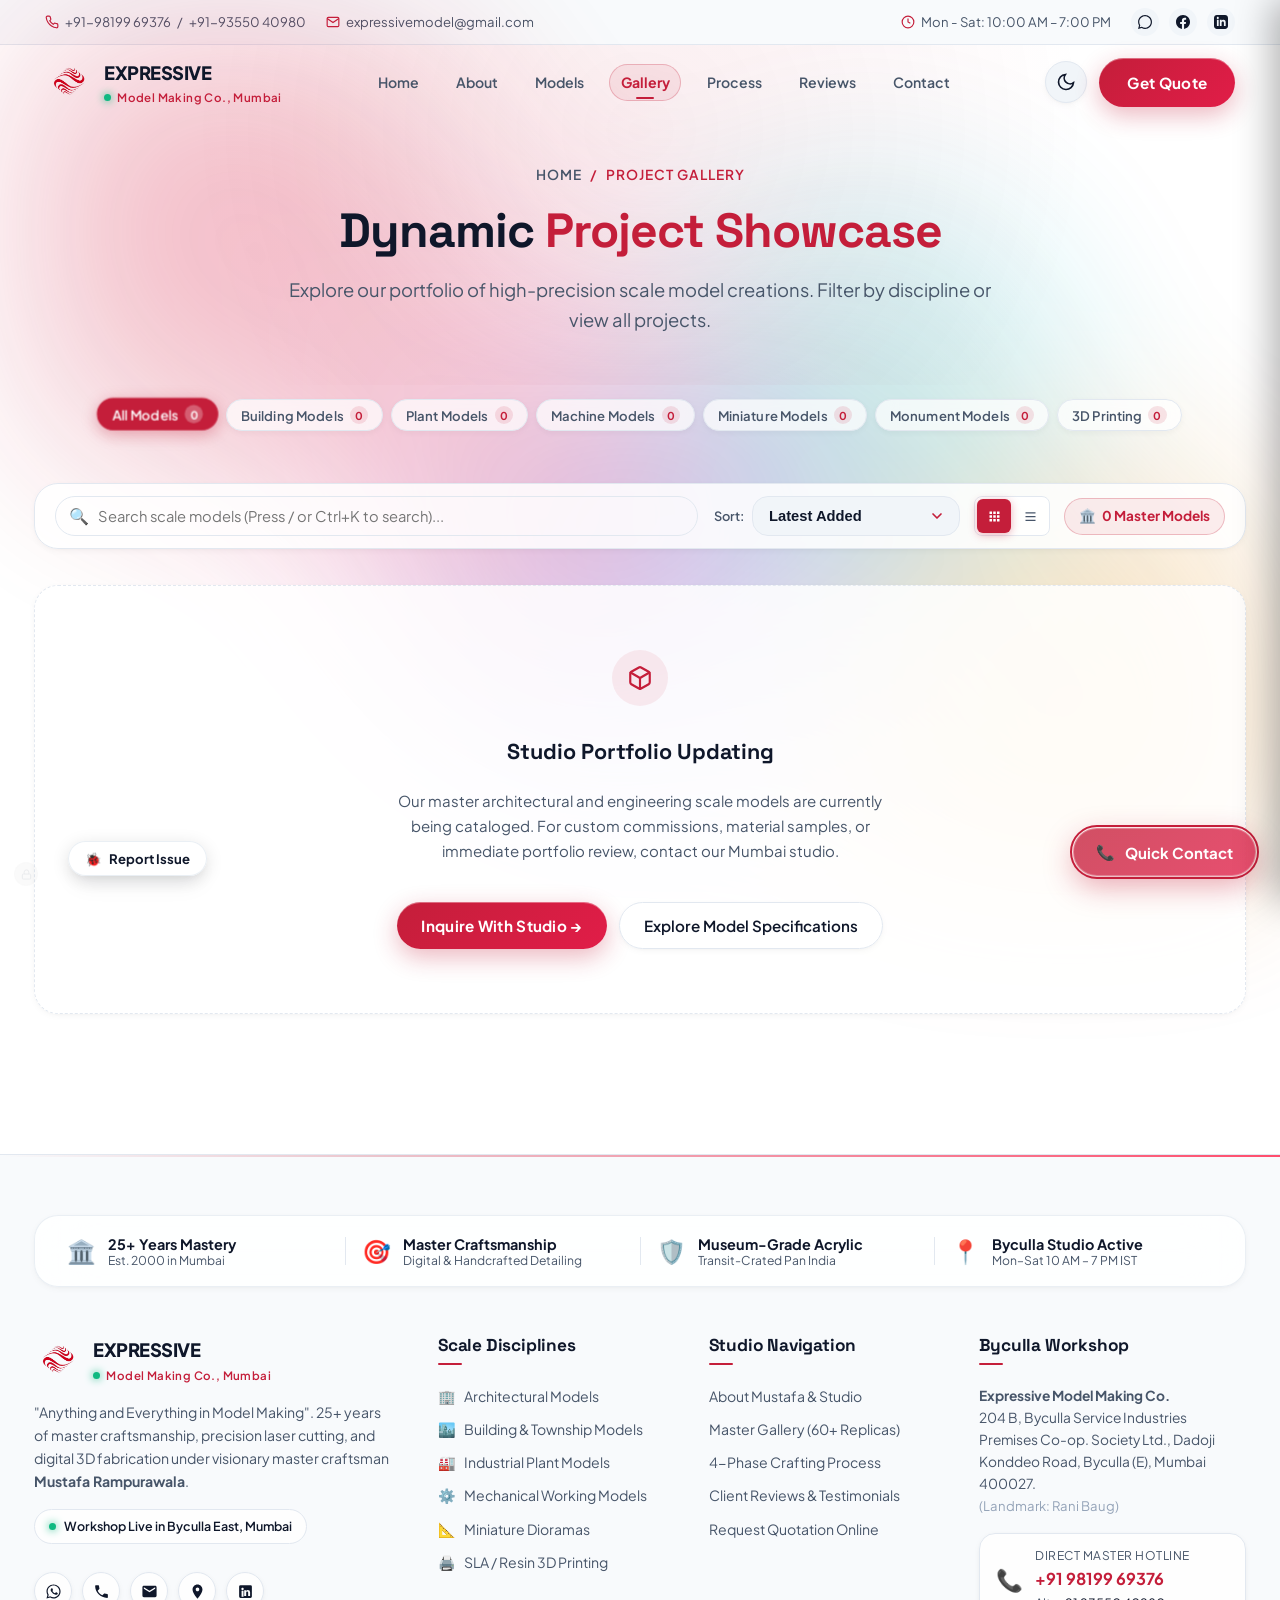
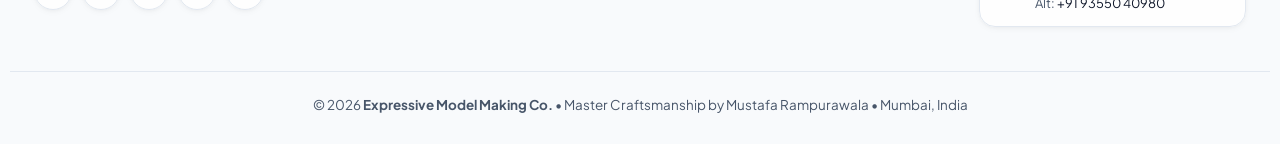
<file: gallery.html>
<!DOCTYPE html>
<html lang="en" data-theme="light">
<head>
  <meta charset="UTF-8">
  <meta name="viewport" content="width=device-width, initial-scale=1.0">
  <title>Project Gallery | Expressive — Model Making Co., Mumbai</title>
  
  <meta name="description" content="Explore our dynamic project showcase. Machine models, plant models, building models, monument models, and custom scale miniatures by Expressive Model Making Co.">
  
  <!-- Favicon -->
  <link rel="icon" type="image/png" href="Favicon.png">
  
  <!-- Stylesheet -->
  <link rel="stylesheet" href="style.css">
</head>
<body>

  <!-- MOVING FLUID AURORA BACKGROUND MESH -->
  <div class="moving-bg-mesh">
    <div class="moving-blob moving-blob-1"></div>
    <div class="moving-blob moving-blob-2"></div>
    <div class="moving-blob moving-blob-3"></div>
  </div>

  <!-- TOP INFORMATION BAR -->
  <div class="top-bar">
    <div class="container top-bar-inner">
      <div class="top-bar-left">
        <div class="top-item">
          <svg viewBox="0 0 24 24" fill="none" stroke="currentColor" stroke-width="2"><path d="M22 16.92v3a2 2 0 0 1-2.18 2 19.79 19.79 0 0 1-8.63-3.07 19.5 19.5 0 0 1-6-6 19.79 19.79 0 0 1-3.07-8.67A2 2 0 0 1 4.11 2h3a2 2 0 0 1 2 1.72 12.84 12.84 0 0 0 .7 2.81 2 2 0 0 1-.45 2.11L8.09 9.91a16 16 0 0 0 6 6l1.27-1.27a2 2 0 0 1 2.11-.45 12.84 12.84 0 0 0 2.81.7A2 2 0 0 1 22 16.92z"></path></svg>
          <a href="tel:9819969376">+91-98199 69376</a> / <a href="tel:9355040980">+91-93550 40980</a>
        </div>
        <div class="top-item">
          <svg viewBox="0 0 24 24" fill="none" stroke="currentColor" stroke-width="2"><path d="M4 4h16c1.1 0 2 .9 2 2v12c0 1.1-.9 2-2 2H4c-1.1 0-2-.9-2-2V6c0-1.1.9-2 2-2z"></path><polyline points="22,6 12,13 2,6"></polyline></svg>
          <a href="mailto:expressivemodel@gmail.com">expressivemodel@gmail.com</a>
        </div>
      </div>
      <div class="top-bar-right">
        <div class="top-item">
          <svg viewBox="0 0 24 24" fill="none" stroke="currentColor" stroke-width="2"><circle cx="12" cy="12" r="10"></circle><polyline points="12 6 12 12 16 14"></polyline></svg>
          <span>Mon - Sat: 10:00 AM – 7:00 PM</span>
        </div>
        <div class="top-social">
          <a href="https://api.whatsapp.com/send?phone=919819969376" target="_blank" title="WhatsApp"><svg width="14" height="14" viewBox="0 0 24 24" fill="currentColor"><path d="M.057 24l1.687-6.163c-1.041-1.804-1.588-3.849-1.587-5.946.003-6.556 5.338-11.891 11.893-11.891 3.181.001 6.167 1.24 8.413 3.488 2.245 2.248 3.481 5.236 3.48 8.414-.003 6.557-5.338 11.892-11.893 11.892-1.99-.001-3.951-.5-5.688-1.448l-6.305 1.654zm6.597-3.807c1.676.995 3.276 1.591 5.392 1.592 5.448 0 9.886-4.434 9.889-9.885.002-5.462-4.415-9.89-9.881-9.892-5.452 0-9.887 4.434-9.889 9.884-.001 2.225.651 3.891 1.746 5.634l-.999 3.648 3.742-.981z"/></svg></a>
          <a href="https://www.facebook.com/mustafa.rampurawala.52" target="_blank" title="Facebook"><svg width="14" height="14" viewBox="0 0 24 24" fill="currentColor"><path d="M24 12.073c0-6.627-5.373-12-12-12s-12 5.373-12 12c0 5.99 4.388 10.954 10.125 11.854v-8.385H7.078v-3.47h3.047V9.43c0-3.007 1.792-4.669 4.533-4.669 1.312 0 2.686.235 2.686.235v2.953H15.83c-1.491 0-1.956.925-1.956 1.874v2.25h3.328l-.532 3.47h-2.796v8.385C19.612 23.027 24 18.062 24 12.073z"/></svg></a>
          <a href="https://www.linkedin.com/in/mustafa-rampurawala-2a267145/" target="_blank" title="LinkedIn"><svg width="14" height="14" viewBox="0 0 24 24" fill="currentColor"><path d="M19 0h-14c-2.761 0-5 2.239-5 5v14c0 2.761 2.239 5 5 5h14c2.762 0 5-2.239 5-5v-14c0-2.761-2.238-5-5-5zm-11 19h-3v-11h3v11zm-1.5-12.268c-.966 0-1.75-.79-1.75-1.764s.784-1.764 1.75-1.764 1.75.79 1.75 1.764-.783 1.764-1.75 1.764zm13.5 12.268h-3v-5.604c0-3.368-4-3.113-4 0v5.604h-3v-11h3v1.765c1.396-2.586 7-2.777 7 2.476v6.759z"/></svg></a>
        </div>
      </div>
    </div>
  </div>

  <!-- STICKY NAVBAR -->
  <header class="header-nav" id="headerNav">
    <div class="container nav-container">
      <a href="index" class="brand-logo">
        <img src="Company_Logo_Navigation_Bar.png" alt="Expressive Model Making Logo Emblem">
        <div class="brand-text">
          <span class="brand-title">Expressive</span>
          <span class="brand-tagline">Model Making Co., Mumbai</span>
        </div>
      </a>

      <ul class="nav-links">
        <li><a href="index" class="nav-link">Home</a></li>
        <li><a href="about" class="nav-link">About</a></li>
        <li><a href="models" class="nav-link">Models</a></li>
        <li><a href="gallery" class="nav-link active">Gallery</a></li>
        <li><a href="process" class="nav-link">Process</a></li>
        <li><a href="reviews" class="nav-link">Reviews</a></li>
        <li><a href="contact" class="nav-link">Contact</a></li>
      </ul>

      <div class="nav-actions">
        <button class="theme-toggle-btn" id="themeToggleBtn" title="Toggle Theme" aria-label="Toggle Theme">
          <svg viewBox="0 0 24 24" fill="none" stroke="currentColor" stroke-width="2"><path d="M21 12.79A9 9 0 1 1 11.21 3 7 7 0 0 0 21 12.79z"></path></svg>
        </button>
        <a href="contact" class="btn-primary btn-bloat">
          <span>Get Quote</span>
        </a>
        <button class="mobile-menu-toggle" id="mobileMenuToggle" aria-label="Toggle Menu">
          <span></span><span></span><span></span>
        </button>
      </div>
    </div>
  </header>

  <!-- MOBILE DRAWER -->
  <div class="drawer-backdrop" id="drawerBackdrop"></div>
  <div class="mobile-drawer" id="mobileDrawer">
    <div class="drawer-header">
      <div class="brand-logo">
        <img src="Company_Logo_Navigation_Bar.png" alt="Logo" style="height:36px;">
        <div class="brand-text">
          <span class="brand-title" style="font-size:1rem;">Expressive</span>
          <span class="brand-tagline" style="font-size:0.75rem;">Model Making Co., Mumbai</span>
        </div>
      </div>
      <button class="drawer-close" id="drawerClose" aria-label="Close Navigation Drawer">&times;</button>
    </div>
    <div class="drawer-theme-row">
      <button type="button" class="drawer-theme-btn theme-toggle-btn" id="themeToggleDrawerBtn" aria-label="Toggle Theme">
        <div class="drawer-theme-left">
          <span class="theme-icon-wrap">
            <svg viewBox="0 0 24 24" fill="none" stroke="currentColor" stroke-width="2"><path d="M21 12.79A9 9 0 1 1 11.21 3 7 7 0 0 0 21 12.79z"></path></svg>
          </span>
          <span class="theme-mode-label">Dark Theme</span>
        </div>
        <div class="theme-switch-track" aria-hidden="true">
          <div class="theme-switch-thumb"></div>
        </div>
      </button>
    </div>
    <ul class="drawer-links">
      <li><a href="index">Home</a></li>
      <li><a href="about">About Us</a></li>
      <li><a href="models">Models & Services</a></li>
      <li><a href="gallery">Project Gallery</a></li>
      <li><a href="process">Craftsmanship Process</a></li>
      <li><a href="reviews">Client Reviews</a></li>
      <li><a href="contact">Contact Us</a></li>
    </ul>
    <div class="drawer-footer-actions">
      <a href="tel:9819969376" class="btn-primary btn-bloat" style="width:100%; text-align:center;">📞 Call +91 98199 69376</a>
      <a href="https://api.whatsapp.com/send?phone=919819969376" target="_blank" class="btn-secondary" style="width:100%; text-align:center;">💬 WhatsApp Us</a>
      <a href="mailto:expressivemodel@gmail.com" class="btn-email-action" style="width:100%; text-align:center;">✉️ Email Studio</a>
    </div>
  </div>

  <!-- PAGE HERO -->
  <section class="page-hero">
    <div class="container">
      <div class="breadcrumb-trail">
        <a href="index">Home</a> / <span>Project Gallery</span>
      </div>
      <h1 class="page-hero-title">Dynamic <span>Project Showcase</span></h1>
      <p class="page-hero-subtitle">
        Explore our portfolio of high-precision scale model creations. Filter by discipline or view all projects.
      </p>
    </div>
  </section>

  <!-- DYNAMIC GALLERY SECTION -->
  <section class="section" style="padding-top:10px;">
    <div class="container">
      
      <!-- Gallery Toolbar & Filters -->
      <div class="gallery-toolbar-section">
        <!-- Category Filter Tabs -->
        <div class="gallery-filter-tabs" id="galleryTabs">
          <!-- Injected dynamically by app.js -->
        </div>

        <!-- Search Bar, Sort & View Controls -->
        <div class="gallery-search-toolbar">
          <div class="gallery-search-box">
            <span class="gallery-search-icon">🔍</span>
            <input type="text" id="gallerySearchInput" class="gallery-search-input" placeholder="Search scale models (Press / or Ctrl+K to search)..." autocomplete="off" aria-label="Search models">
            <button type="button" id="gallerySearchClear" class="gallery-search-clear" title="Clear Search">&times;</button>
          </div>
          <div class="gallery-toolbar-meta">
            <div class="gallery-sort-wrap">
              <label for="gallerySortSelect" class="gallery-sort-label">Sort:</label>
              <select id="gallerySortSelect" class="gallery-sort-select" aria-label="Sort models">
                <option value="newest">Latest Added</option>
                <option value="oldest">Earliest First</option>
                <option value="title-asc">Title (A &rarr; Z)</option>
                <option value="category">Discipline / Category</option>
              </select>
            </div>
            <div class="view-mode-toggle" role="group" aria-label="View layout">
              <button type="button" class="view-btn active" id="viewModeGrid" title="Grid View" aria-label="Grid layout">
                <svg width="15" height="15" viewBox="0 0 24 24" fill="currentColor"><path d="M4 4h4v4H4V4zm6 0h4v4h-4V4zm6 0h4v4h-4V4zM4 10h4v4H4v-4zm6 0h4v4h-4v-4zm6 0h4v4h-4v-4zM4 16h4v4H4v-4zm6 0h4v4h-4v-4zm6 0h4v4h-4v-4z"/></svg>
              </button>
              <button type="button" class="view-btn" id="viewModeList" title="Industrial Spec Sheet View" aria-label="List layout">
                <svg width="15" height="15" viewBox="0 0 24 24" fill="currentColor"><path d="M4 5h16v2H4V5zm0 6h16v2H4v-2zm0 6h16v2H4v-2z"/></svg>
              </button>
            </div>
            <span class="gallery-count-badge" id="galleryCountBadge">
              <span>🏛️</span> <span id="galleryCountText">0 Scale Models</span>
            </span>
          </div>
        </div>
      </div>

      <!-- Category Description Banner -->
      <div class="category-description-banner" id="categoryDescriptionBanner">
        <!-- Displays active category description -->
      </div>

      <!-- Gallery Grid -->
      <div class="gallery-grid" id="galleryGrid">
        <!-- Rendered dynamically by app.js from Google Sheets API & Local Portfolio -->
      </div>
    </div>
  </section>

  <!-- LIGHTBOX MODAL (Image and Video Popup with Next/Prev & WhatsApp Inquiry) -->
  <div class="lightbox-modal" id="lightboxModal" aria-modal="true" role="dialog">
    <div class="lightbox-inspection-bar">
      <div class="lightbox-tools-left">
        <span class="lightbox-mode-tag">
          <svg width="14" height="14" viewBox="0 0 24 24" fill="none" stroke="currentColor" stroke-width="2" stroke-linecap="round" stroke-linejoin="round" style="display:inline-block; vertical-align:middle; margin-right:4px;"><path d="M21 16V8a2 2 0 0 0-1-1.73l-7-4a2 2 0 0 0-2 0l-7 4A2 2 0 0 0 3 8v8a2 2 0 0 0 1 1.73l7 4a2 2 0 0 0 2 0l7-4A2 2 0 0 0 21 16z"></path><polyline points="3.27 6.96 12 12.01 20.73 6.96"></polyline><line x1="12" y1="22.08" x2="12" y2="12"></line></svg>
          CAD INSPECT MODE
        </span>
        <span class="lightbox-zoom-readout" id="lightboxZoomReadout" style="font-size:0.75rem; font-family:monospace; color:var(--text-muted); background:rgba(255,255,255,0.06); padding:4px 8px; border-radius:4px; border:1px solid rgba(255,255,255,0.1);">100%</span>
      </div>
      <div class="lightbox-tools-right">
        <button class="lightbox-tool-btn" id="lightboxGridToggle" title="Toggle Blueprint CAD Grid (G)" aria-label="Toggle CAD Grid">
          <svg width="16" height="16" viewBox="0 0 24 24" fill="none" stroke="currentColor" stroke-width="2" stroke-linecap="round" stroke-linejoin="round"><rect x="3" y="3" width="18" height="18" rx="2" ry="2"></rect><line x1="3" y1="9" x2="21" y2="9"></line><line x1="3" y1="15" x2="21" y2="15"></line><line x1="9" y1="3" x2="9" y2="21"></line><line x1="15" y1="3" x2="15" y2="21"></line></svg>
        </button>
        <button class="lightbox-tool-btn" id="lightboxZoomIn" title="Zoom In (+)" aria-label="Zoom In">
          <svg width="16" height="16" viewBox="0 0 24 24" fill="none" stroke="currentColor" stroke-width="2" stroke-linecap="round" stroke-linejoin="round"><circle cx="11" cy="11" r="8"></circle><line x1="21" y1="21" x2="16.65" y2="16.65"></line><line x1="11" y1="8" x2="11" y2="14"></line><line x1="8" y1="11" x2="14" y2="11"></line></svg>
        </button>
        <button class="lightbox-tool-btn" id="lightboxZoomOut" title="Zoom Out (-)" aria-label="Zoom Out">
          <svg width="16" height="16" viewBox="0 0 24 24" fill="none" stroke="currentColor" stroke-width="2" stroke-linecap="round" stroke-linejoin="round"><circle cx="11" cy="11" r="8"></circle><line x1="21" y1="21" x2="16.65" y2="16.65"></line><line x1="8" y1="11" x2="14" y2="11"></line></svg>
        </button>
        <button class="lightbox-tool-btn" id="lightboxZoomReset" title="Reset Zoom 1:1 (0)" aria-label="Reset Zoom">
          <span style="font-size:0.75rem; font-weight:800; font-family:var(--font-heading);">1:1</span>
        </button>
        <button class="lightbox-tool-btn" id="lightboxFullscreen" title="Fullscreen (F)" aria-label="Fullscreen">
          <svg width="16" height="16" viewBox="0 0 24 24" fill="none" stroke="currentColor" stroke-width="2" stroke-linecap="round" stroke-linejoin="round"><path d="M8 3H5a2 2 0 0 0-2 2v3m18 0V5a2 2 0 0 0-2-2h-3m0 18h3a2 2 0 0 0 2-2v-3M3 16v3a2 2 0 0 0 2 2h3"></path></svg>
        </button>
        <button class="lightbox-tool-btn" id="lightboxShareBtn" title="Copy Project Link" aria-label="Share Link">
          <svg width="16" height="16" viewBox="0 0 24 24" fill="none" stroke="currentColor" stroke-width="2" stroke-linecap="round" stroke-linejoin="round"><path d="M10 13a5 5 0 0 0 7.54.54l3-3a5 5 0 0 0-7.07-7.07l-1.72 1.71"></path><path d="M14 11a5 5 0 0 0-7.54-.54l-3 3a5 5 0 0 0 7.07 7.07l1.71-1.71"></path></svg>
        </button>
        <button class="lightbox-close-btn" id="lightboxClose" title="Close (Esc)" aria-label="Close Lightbox">
          <svg width="18" height="18" viewBox="0 0 24 24" fill="none" stroke="currentColor" stroke-width="2.5" stroke-linecap="round" stroke-linejoin="round"><line x1="18" y1="6" x2="6" y2="18"></line><line x1="6" y1="6" x2="18" y2="18"></line></svg>
        </button>
      </div>
    </div>
    <button class="lightbox-nav-btn lightbox-prev-btn" id="lightboxPrev" title="Previous" aria-label="Previous Item">&#10094;</button>
    <button class="lightbox-nav-btn lightbox-next-btn" id="lightboxNext" title="Next" aria-label="Next Item">&#10095;</button>

    <div class="lightbox-content-box">
      <div class="lightbox-media-wrapper" id="lightboxMedia"></div>
      <div class="lightbox-gallery-strip" id="lightboxGalleryStrip" style="display:none;"></div>
      <div class="lightbox-caption-bar">
        <div style="font-size:0.8rem; color:var(--primary); font-weight:700; text-transform:uppercase; letter-spacing:1px;" id="lightboxCounter">1 / 1</div>
        <h3 id="lightboxTitle" style="font-size:1.35rem; margin:6px 0;">Project Title</h3>
        <p id="lightboxDesc" style="font-size:0.92rem; color:#94A3B8; max-width:680px; line-height:1.6;">Description</p>
        <div class="lightbox-cta-wrap">
          <a href="#" id="lightboxWhatsAppBtn" target="_blank" rel="noopener noreferrer" class="lightbox-inquire-btn" title="Chat on WhatsApp about this model">
            <svg width="16" height="16" viewBox="0 0 24 24" fill="currentColor"><path d="M12.04 2C6.58 2 2.13 6.45 2.13 11.91C2.13 13.66 2.59 15.36 3.45 16.86L2.05 22L7.3 20.62C8.75 21.41 10.38 21.83 12.04 21.83C17.5 21.83 21.95 17.38 21.95 11.92C21.95 9.27 20.92 6.78 19.05 4.91C17.18 3.03 14.69 2 12.04 2M12.05 3.67C14.25 3.67 16.31 4.53 17.87 6.09C19.42 7.65 20.28 9.72 20.28 11.92C20.28 16.46 16.58 20.15 12.04 20.15C10.56 20.15 9.11 19.76 7.85 19.01L7.55 18.83L4.43 19.65L5.26 16.61L5.06 16.29C4.24 14.99 3.8 13.47 3.8 11.91C3.81 7.37 7.5 3.67 12.05 3.67M9.53 7.35C9.36 7.35 9.09 7.41 8.86 7.66C8.63 7.91 8 8.5 8 9.71C8 10.92 8.89 12.09 9.01 12.25C9.13 12.41 10.75 14.91 13.22 15.97C15.27 16.85 15.69 16.67 16.14 16.63C16.59 16.59 17.59 16.03 17.8 15.45C18.01 14.86 18.01 14.36 17.95 14.25C17.89 14.15 17.72 14.09 17.47 13.96C17.22 13.84 15.99 13.23 15.76 13.15C15.53 13.06 15.37 13.02 15.2 13.27C15.04 13.51 14.57 14.09 14.42 14.25C14.28 14.42 14.14 14.44 13.89 14.31C13.64 14.19 12.84 13.93 11.89 13.08C11.15 12.42 10.65 11.61 10.5 11.36C10.36 11.12 10.49 10.98 10.61 10.86C10.72 10.75 10.86 10.57 10.98 10.42C11.11 10.28 11.15 10.17 11.23 10.01C11.31 9.84 11.27 9.7 11.21 9.57C11.15 9.45 10.68 8.3 10.49 7.82C10.29 7.37 10.1 7.42 9.94 7.41C9.8 7.4 9.66 7.35 9.53 7.35Z"/></svg>
            Inquire on WhatsApp
          </a>
          <a href="contact" class="btn-secondary" style="padding: 7px 16px; font-size: 0.85rem; border-radius: var(--radius-full); text-decoration: none;">
            Request Custom Quote ➔
          </a>
        </div>
      </div>
    </div>
  </div>

  <!-- MASTER ARCHITECTURAL FOOTER -->
  <footer class="site-footer">
    <!-- Top Animated Laser Accent Line -->
    <div class="footer-top-accent"></div>

    <!-- Trust / Specification Strip -->
    <div class="container footer-trust-container">
      <div class="footer-trust-strip">
        <div class="trust-strip-item">
          <span class="trust-strip-icon">🏛️</span>
          <div>
            <strong>25+ Years Mastery</strong>
            <small>Est. 2000 in Mumbai</small>
          </div>
        </div>
        <div class="trust-strip-divider"></div>
        <div class="trust-strip-item">
          <span class="trust-strip-icon">🎯</span>
          <div>
            <strong>Master Craftsmanship</strong>
            <small>Digital & Handcrafted Detailing</small>
          </div>
        </div>
        <div class="trust-strip-divider"></div>
        <div class="trust-strip-item">
          <span class="trust-strip-icon">🛡️</span>
          <div>
            <strong>Museum-Grade Acrylic</strong>
            <small>Transit-Crated Pan India</small>
          </div>
        </div>
        <div class="trust-strip-divider"></div>
        <div class="trust-strip-item">
          <span class="trust-strip-icon">📍</span>
          <div>
            <strong>Byculla Studio Active</strong>
            <small>Mon–Sat 10 AM – 7 PM IST</small>
          </div>
        </div>
      </div>
    </div>

    <!-- Main Footer Grid -->
    <div class="container footer-grid">
      <!-- Col 1: Studio Brand & Identity -->
      <div class="footer-col footer-col-brand">
        <a href="index" class="brand-logo" style="margin-bottom:16px;">
          <img src="Company_Logo_Navigation_Bar.png" alt="Expressive Model Making Logo" style="height:44px;">
          <div class="brand-text">
            <span class="brand-title">Expressive</span>
            <span class="brand-tagline">Model Making Co., Mumbai</span>
          </div>
        </a>
        <p class="footer-desc">
          "Anything and Everything in Model Making". 25+ years of master craftsmanship, precision laser cutting, and digital 3D fabrication under visionary master craftsman <strong>Mustafa Rampurawala</strong>.
        </p>
        <div class="footer-status-card">
          <span class="footer-live-dot"></span>
          <span>Workshop Live in Byculla East, Mumbai</span>
        </div>
        <div class="footer-social-circles">
          <a href="https://api.whatsapp.com/send?phone=919819969376" target="_blank" rel="noopener noreferrer" class="footer-circle-btn btn-wa" title="Chat on WhatsApp (+91-98199 69376)" aria-label="WhatsApp">
            <svg viewBox="0 0 24 24"><path d="M12.04 2C6.58 2 2.13 6.45 2.13 11.91C2.13 13.66 2.59 15.36 3.45 16.86L2.05 22L7.3 20.62C8.75 21.41 10.38 21.83 12.04 21.83C17.5 21.83 21.95 17.38 21.95 11.92C21.95 9.27 20.92 6.78 19.05 4.91C17.18 3.03 14.69 2 12.04 2M12.05 3.67C14.25 3.67 16.31 4.53 17.87 6.09C19.42 7.65 20.28 9.72 20.28 11.92C20.28 16.46 16.58 20.15 12.04 20.15C10.56 20.15 9.11 19.76 7.85 19.01L7.55 18.83L4.43 19.65L5.26 16.61L5.06 16.29C4.24 14.99 3.8 13.47 3.8 11.91C3.81 7.37 7.5 3.67 12.05 3.67M9.53 7.35C9.36 7.35 9.09 7.41 8.86 7.66C8.63 7.91 8 8.5 8 9.71C8 10.92 8.89 12.09 9.01 12.25C9.13 12.41 10.75 14.91 13.22 15.97C15.27 16.85 15.69 16.67 16.14 16.63C16.59 16.59 17.59 16.03 17.8 15.45C18.01 14.86 18.01 14.36 17.95 14.25C17.89 14.15 17.72 14.09 17.47 13.96C17.22 13.84 15.99 13.23 15.76 13.15C15.53 13.06 15.37 13.02 15.2 13.27C15.04 13.51 14.57 14.09 14.42 14.25C14.28 14.42 14.14 14.44 13.89 14.31C13.64 14.19 12.84 13.93 11.89 13.08C11.15 12.42 10.65 11.61 10.5 11.36C10.36 11.12 10.49 10.98 10.61 10.86C10.72 10.75 10.86 10.57 10.98 10.42C11.11 10.28 11.15 10.17 11.23 10.01C11.31 9.84 11.27 9.7 11.21 9.57C11.15 9.45 10.68 8.3 10.49 7.82C10.29 7.37 10.1 7.42 9.94 7.41C9.8 7.4 9.66 7.35 9.53 7.35Z"/></svg>
          </a>
          <a href="tel:9819969376" class="footer-circle-btn btn-tel" title="Call Workshop (+91-98199 69376)" aria-label="Phone">
            <svg viewBox="0 0 24 24"><path d="M6.62 10.79c1.44 2.83 3.76 5.14 6.59 6.59l2.2-2.2c.27-.27.67-.36 1.02-.24 1.12.37 2.33.57 3.57.57.55 0 1 .45 1 1V20c0 .55-.45 1-1 1-9.39 0-17-7.61-17-17 0-.55.45-1 1-1h3.5c.55 0 1 .45 1 1 0 1.25.2 2.45.57 3.57.11.35.03.74-.25 1.02l-2.2 2.2z"/></svg>
          </a>
          <a href="mailto:expressivemodel@gmail.com" class="footer-circle-btn btn-mail" title="Email Studio" aria-label="Email" data-action="send-email">
            <svg viewBox="0 0 24 24"><path d="M20 4H4c-1.1 0-1.99.9-1.99 2L2 18c0 1.1.9 2 2 2h16c1.1 0 2-.9 2-2V6c0-1.1-.9-2-2-2zm0 4l-8 5-8-5V6l8 5 8-5v2z"/></svg>
          </a>
          <a href="https://www.google.com/maps/place/EXPRESSIVE+MODEL+MAKING+CO+%7C+Best+3D+Printing+Services+in+Mumbai+%7C+Building+Model+Making+in+Mumbai/@18.9807825,72.8340863,17z/data=!4m6!3m5!1s0x3be7ce5a105cc429:0x3cf7e53ce4df2c72!8m2!3d18.9807774!4d72.8366666!16s%2Fg%2F11c1xh_qb0" target="_blank" rel="noopener noreferrer" class="footer-circle-btn btn-map" title="View Studio on Google Maps" aria-label="Location">
            <svg viewBox="0 0 24 24"><path d="M12 2C8.13 2 5 5.13 5 9c0 5.25 7 13 7 13s7-7.75 7-13c0-3.87-3.13-7-7-7zm0 9.5c-1.38 0-2.5-1.12-2.5-2.5s1.12-2.5 2.5-2.5 2.5 1.12 2.5 2.5-1.12 2.5-2.5 2.5z"/></svg>
          </a>
          <a href="https://www.linkedin.com/in/mustafa-rampurawala-2a267145/" target="_blank" rel="noopener noreferrer" class="footer-circle-btn btn-in" title="LinkedIn Profile" aria-label="LinkedIn">
            <svg viewBox="0 0 24 24"><path d="M19 3a2 2 0 0 1 2 2v14a2 2 0 0 1-2 2H5a2 2 0 0 1-2-2V5a2 2 0 0 1 2-2h14m-.5 15.5v-5.3a3.26 3.26 0 0 0-3.26-3.26c-.85 0-1.84.52-2.28 1.3v-1.11h-2.79v8.37h2.79v-4.93c0-.77.62-1.4 1.39-1.4a1.4 1.4 0 0 1 1.4 1.4v4.93h2.75M6.46 10.9v8.37H9.2V10.9H6.46M7.83 6.64c-.95 0-1.71.76-1.71 1.71 0 .94.76 1.71 1.71 1.71.94 0 1.71-.77 1.71-1.71 0-.95-.77-1.71-1.71-1.71z"/></svg>
          </a>
        </div>
      </div>

      <!-- Col 2: Model Disciplines -->
      <div class="footer-col">
        <h4>Scale Disciplines</h4>
        <ul class="footer-links">
          <li><a href="models.html#architectural"><span>🏢</span> Architectural Models</a></li>
          <li><a href="models.html#building"><span>🏙️</span> Building & Township Models</a></li>
          <li><a href="models.html#plant"><span>🏭</span> Industrial Plant Models</a></li>
          <li><a href="models.html#machine"><span>⚙️</span> Mechanical Working Models</a></li>
          <li><a href="models.html#miniature"><span>📐</span> Miniature Dioramas</a></li>
          <li><a href="models.html#3dprinting"><span>🖨️</span> SLA / Resin 3D Printing</a></li>
        </ul>
      </div>

      <!-- Col 3: Navigation & Staff Portal -->
      <div class="footer-col">
        <h4>Studio Navigation</h4>
        <ul class="footer-links">
          <li><a href="about">About Mustafa & Studio</a></li>
          <li><a href="gallery">Master Gallery (60+ Replicas)</a></li>
          <li><a href="process">4-Phase Crafting Process</a></li>
          <li><a href="reviews">Client Reviews & Testimonials</a></li>
          <li><a href="contact">Request Quotation Online</a></li>
        </ul>
      </div>

      <!-- Col 4: Workshop & Physical Contact -->
      <div class="footer-col footer-col-contact">
        <h4>Byculla Workshop</h4>
        <p class="footer-contact-address">
          <strong>Expressive Model Making Co.</strong><br>
          204 B, Byculla Service Industries Premises Co-op. Society Ltd., Dadoji Konddeo Road, Byculla (E), Mumbai 400027.<br>
          <span style="font-size:0.82rem; color:var(--text-light);">(Landmark: Rani Baug)</span>
        </p>
        <div class="footer-hotline-card">
          <div class="hotline-icon">📞</div>
          <div>
            <div style="font-size:0.75rem; color:var(--text-muted); text-transform:uppercase; letter-spacing:0.5px;">Direct Master Hotline</div>
            <a href="tel:9819969376" style="font-weight:700; font-size:1.02rem; color:var(--primary);">+91 98199 69376</a>
            <div style="font-size:0.8rem; color:var(--text-muted);">Alt: <a href="tel:9355040980" style="color:var(--text-main);">+91 93550 40980</a></div>
          </div>
        </div>
      </div>
    </div>

    <!-- Footer Bottom Bar -->
    <div class="container footer-bottom">
      <div class="footer-bottom-left">
        <p>© 2026 <strong>Expressive Model Making Co.</strong> • Master Craftsmanship by Mustafa Rampurawala • Mumbai, India</p>
      </div>
    </div>
  </footer>

  <!-- FLOATING ADMIN BUTTON (BOTTOM-LEFT) -->
  <a href="admin" class="floating-admin-btn" title="Staff Gateway" aria-label="Staff Gateway"><svg width="12" height="12" viewBox="0 0 24 24" fill="none" stroke="currentColor" stroke-width="2"><rect x="3" y="11" width="18" height="11" rx="2" ry="2"></rect><path d="M7 11V7a5 5 0 0 1 10 0v4"></path></svg></a>

  <!-- FLOATING BACK TO TOP (BOTTOM-RIGHT) -->
  <button type="button" class="floating-back-to-top" id="backToTopBtn" title="Back to Top" aria-label="Back to Top">▲</button>

  <!-- FLOATING QUICK CONTACT (BOTTOM-RIGHT) -->
  <div class="floating-contact-wrapper">
    <button class="floating-contact-btn" id="floatingContactToggle" title="Contact Us" aria-label="Quick Contact Options">
      <span class="contact-pulse-ring"></span>
      <span class="contact-icon">📞</span>
      <span class="contact-label">Quick Contact</span>
    </button>
    <div class="floating-contact-menu" id="floatingContactMenu">
      <a href="https://api.whatsapp.com/send?phone=919819969376" target="_blank" class="contact-menu-item whatsapp-item">
        <span class="menu-icon">💬</span>
        <div>
          <strong>WhatsApp Chat</strong>
          <small>+91-98199 69376</small>
        </div>
      </a>
      <a href="tel:9819969376" class="contact-menu-item phone-item">
        <span class="menu-icon">📞</span>
        <div>
          <strong>Call Studio</strong>
          <small>+91-98199 69376</small>
        </div>
      </a>
      <a href="contact" class="contact-menu-item quote-item">
        <span class="menu-icon">📝</span>
        <div>
          <strong>Request Quote</strong>
          <small>Online Form</small>
        </div>
      </a>
      <a href="mailto:expressivemodel@gmail.com" class="contact-menu-item email-item" data-action="send-email">
        <span class="menu-icon">✉️</span>
        <div>
          <strong>Email Studio</strong>
          <small>expressivemodel@gmail.com</small>
        </div>
      </a>
    </div>
  </div>

  <!-- MOBILE BOTTOM NAVIGATION BAR -->
  <nav class="mobile-bottom-nav" aria-label="Mobile Bottom Navigation">
    <a href="index" class="bottom-nav-item" data-page="index">
      <svg viewBox="0 0 24 24" fill="none" stroke="currentColor" stroke-width="2"><path d="M3 9l9-7 9 7v11a2 2 0 0 1-2 2H5a2 2 0 0 1-2-2z"></path><polyline points="9 22 9 12 15 12 15 22"></polyline></svg>
      <span>Home</span>
    </a>
    <a href="models" class="bottom-nav-item" data-page="models">
      <svg viewBox="0 0 24 24" fill="none" stroke="currentColor" stroke-width="2"><rect x="3" y="3" width="7" height="7"></rect><rect x="14" y="3" width="7" height="7"></rect><rect x="14" y="14" width="7" height="7"></rect><rect x="3" y="14" width="7" height="7"></rect></svg>
      <span>Models</span>
    </a>
    <a href="gallery" class="bottom-nav-item active" data-page="gallery">
      <svg viewBox="0 0 24 24" fill="none" stroke="currentColor" stroke-width="2"><rect x="3" y="3" width="18" height="18" rx="2" ry="2"></rect><circle cx="8.5" cy="8.5" r="1.5"></circle><polyline points="21 15 16 10 5 21"></polyline></svg>
      <span>Gallery</span>
    </a>
    <a href="reviews" class="bottom-nav-item" data-page="reviews">
      <svg viewBox="0 0 24 24" fill="none" stroke="currentColor" stroke-width="2"><polygon points="12 2 15.09 8.26 22 9.27 17 14.14 18.18 21.02 12 17.77 5.82 21.02 7 14.14 2 9.27 8.91 8.26 12 2"></polygon></svg>
      <span>Reviews</span>
    </a>
    <a href="contact" class="bottom-nav-item" data-page="contact">
      <svg viewBox="0 0 24 24" fill="none" stroke="currentColor" stroke-width="2"><path d="M22 16.92v3a2 2 0 0 1-2.18 2 19.79 19.79 0 0 1-8.63-3.07 19.5 19.5 0 0 1-6-6 19.79 19.79 0 0 1-3.07-8.67A2 2 0 0 1 4.11 2h3a2 2 0 0 1 2 1.72 12.84 12.84 0 0 0 .7 2.81 2 2 0 0 1-.45 2.11L8.09 9.91a16 16 0 0 0 6 6l1.27-1.27a2 2 0 0 1 2.11-.45 12.84 12.84 0 0 0 2.81.7A2 2 0 0 1 22 16.92z"></path></svg>
      <span>Contact</span>
    </a>
  </nav>

  <script src="api.js"></script>
  <script src="app.js"></script>
</body>
</html>
</file>
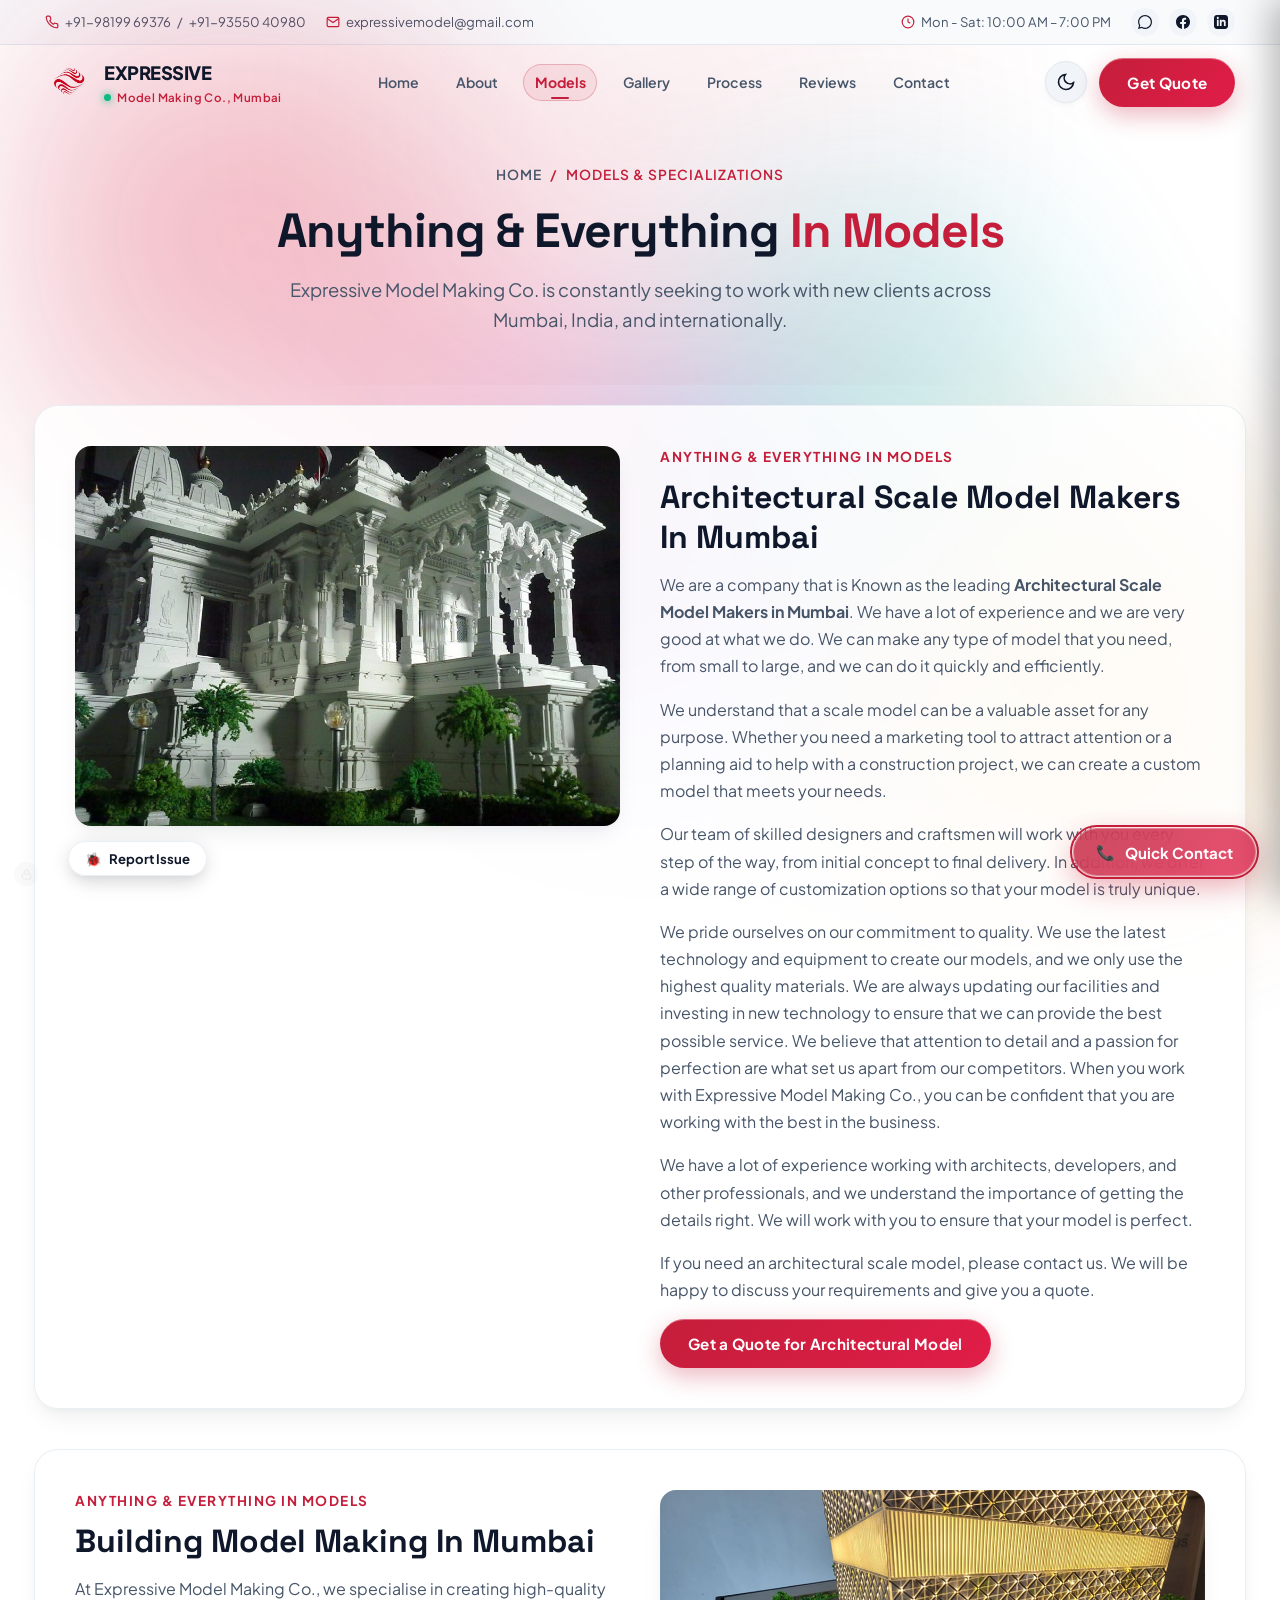
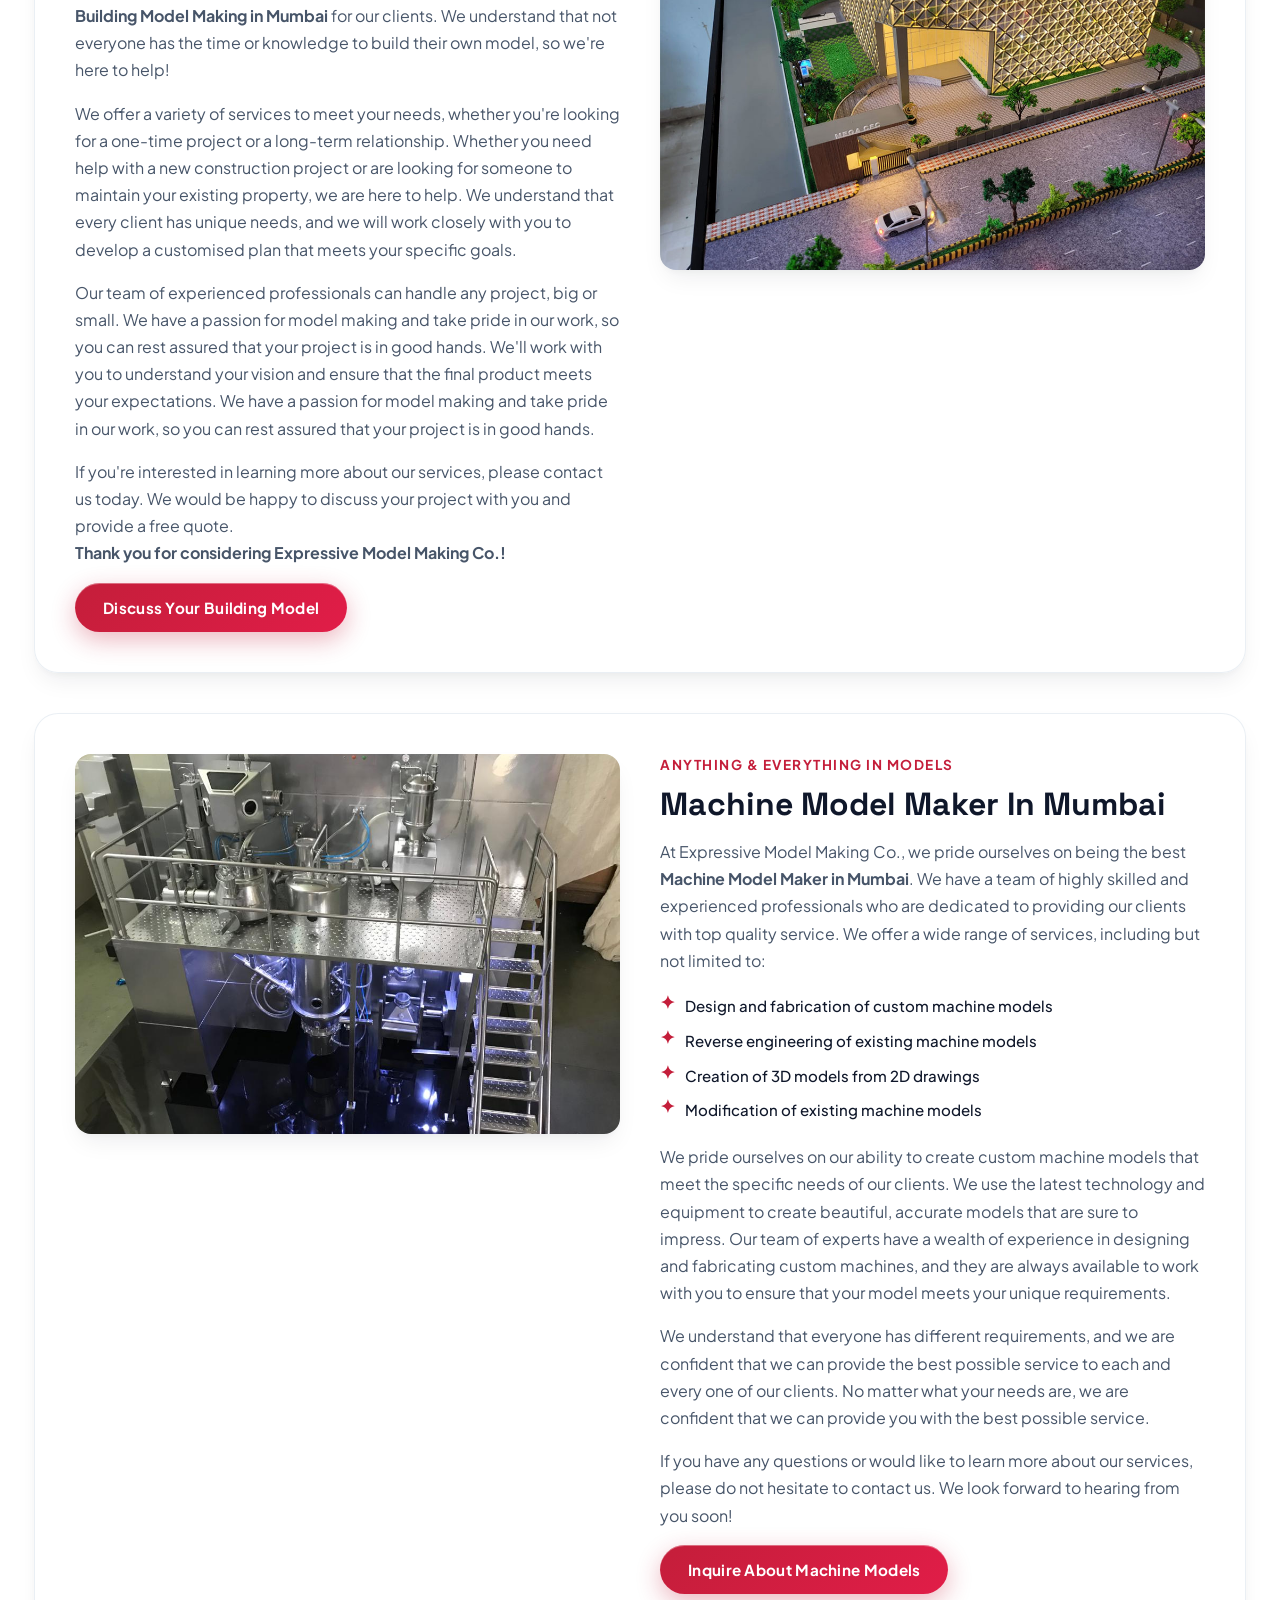
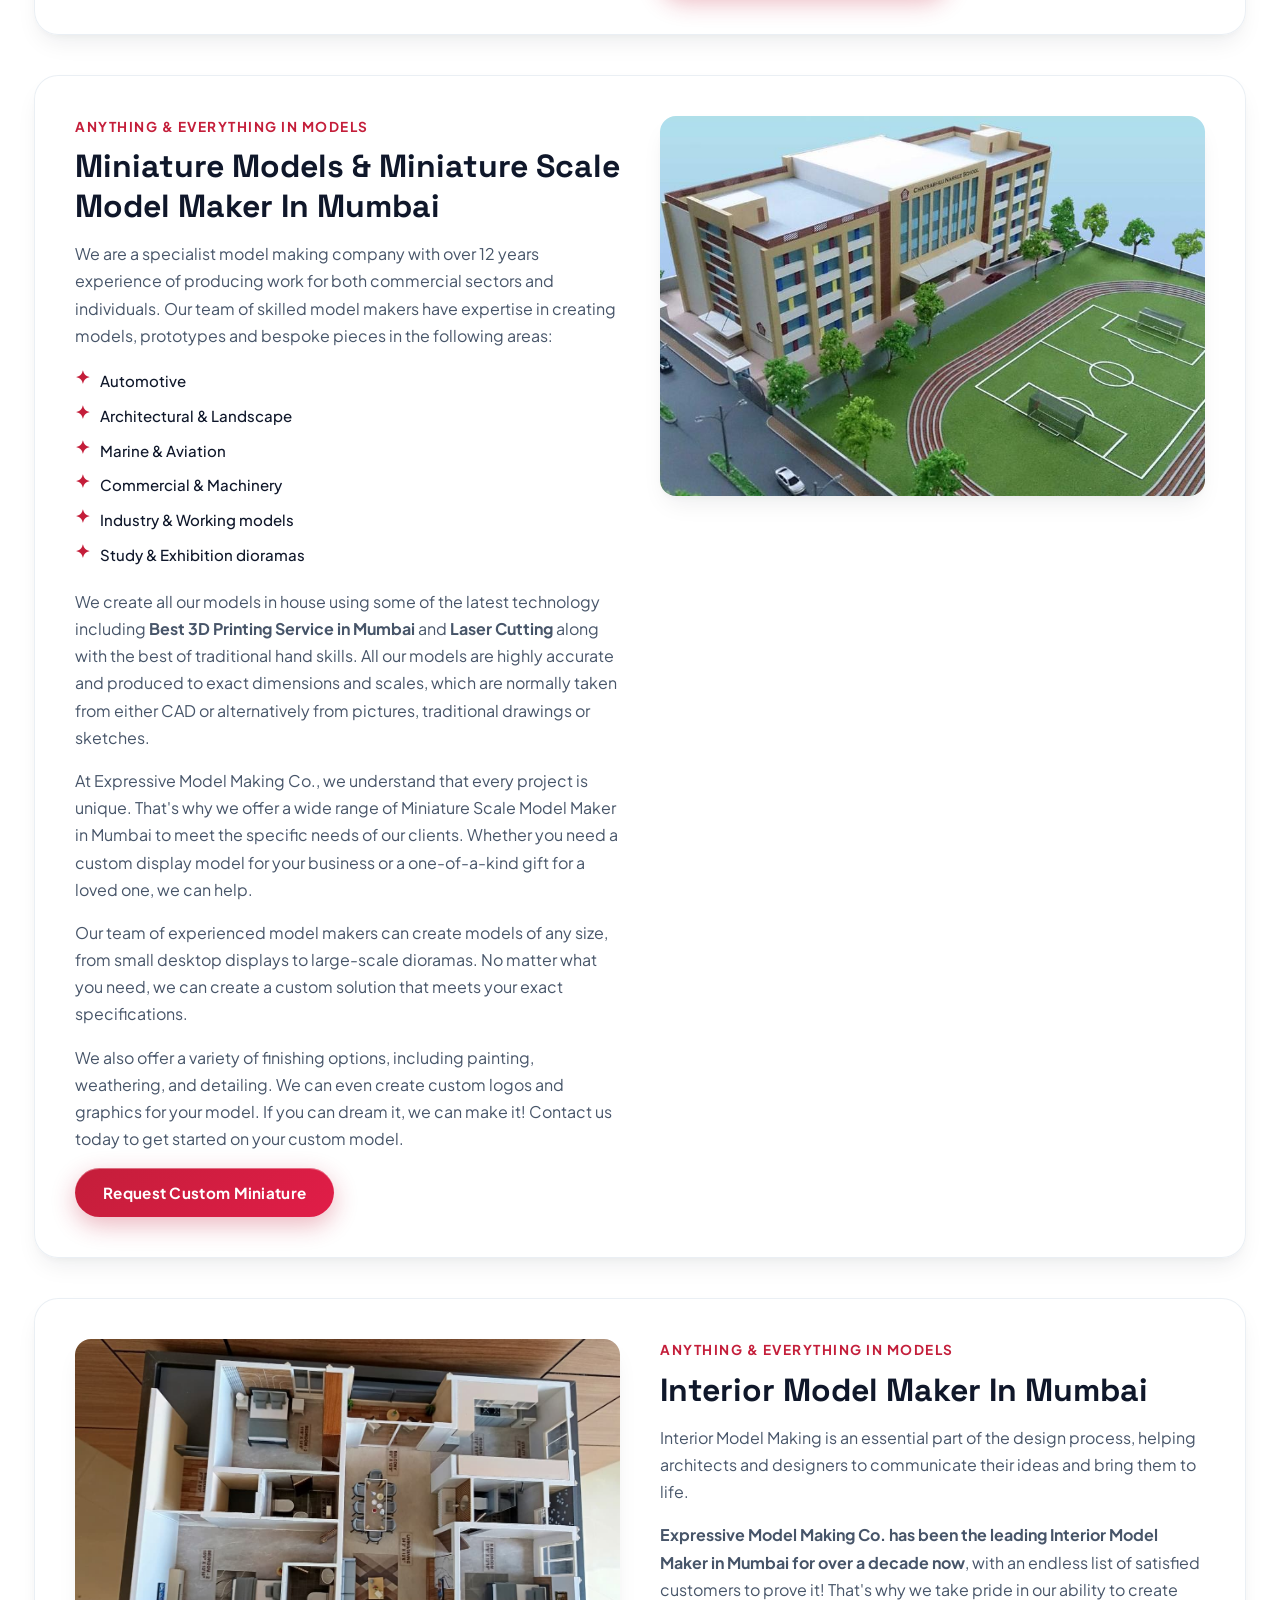
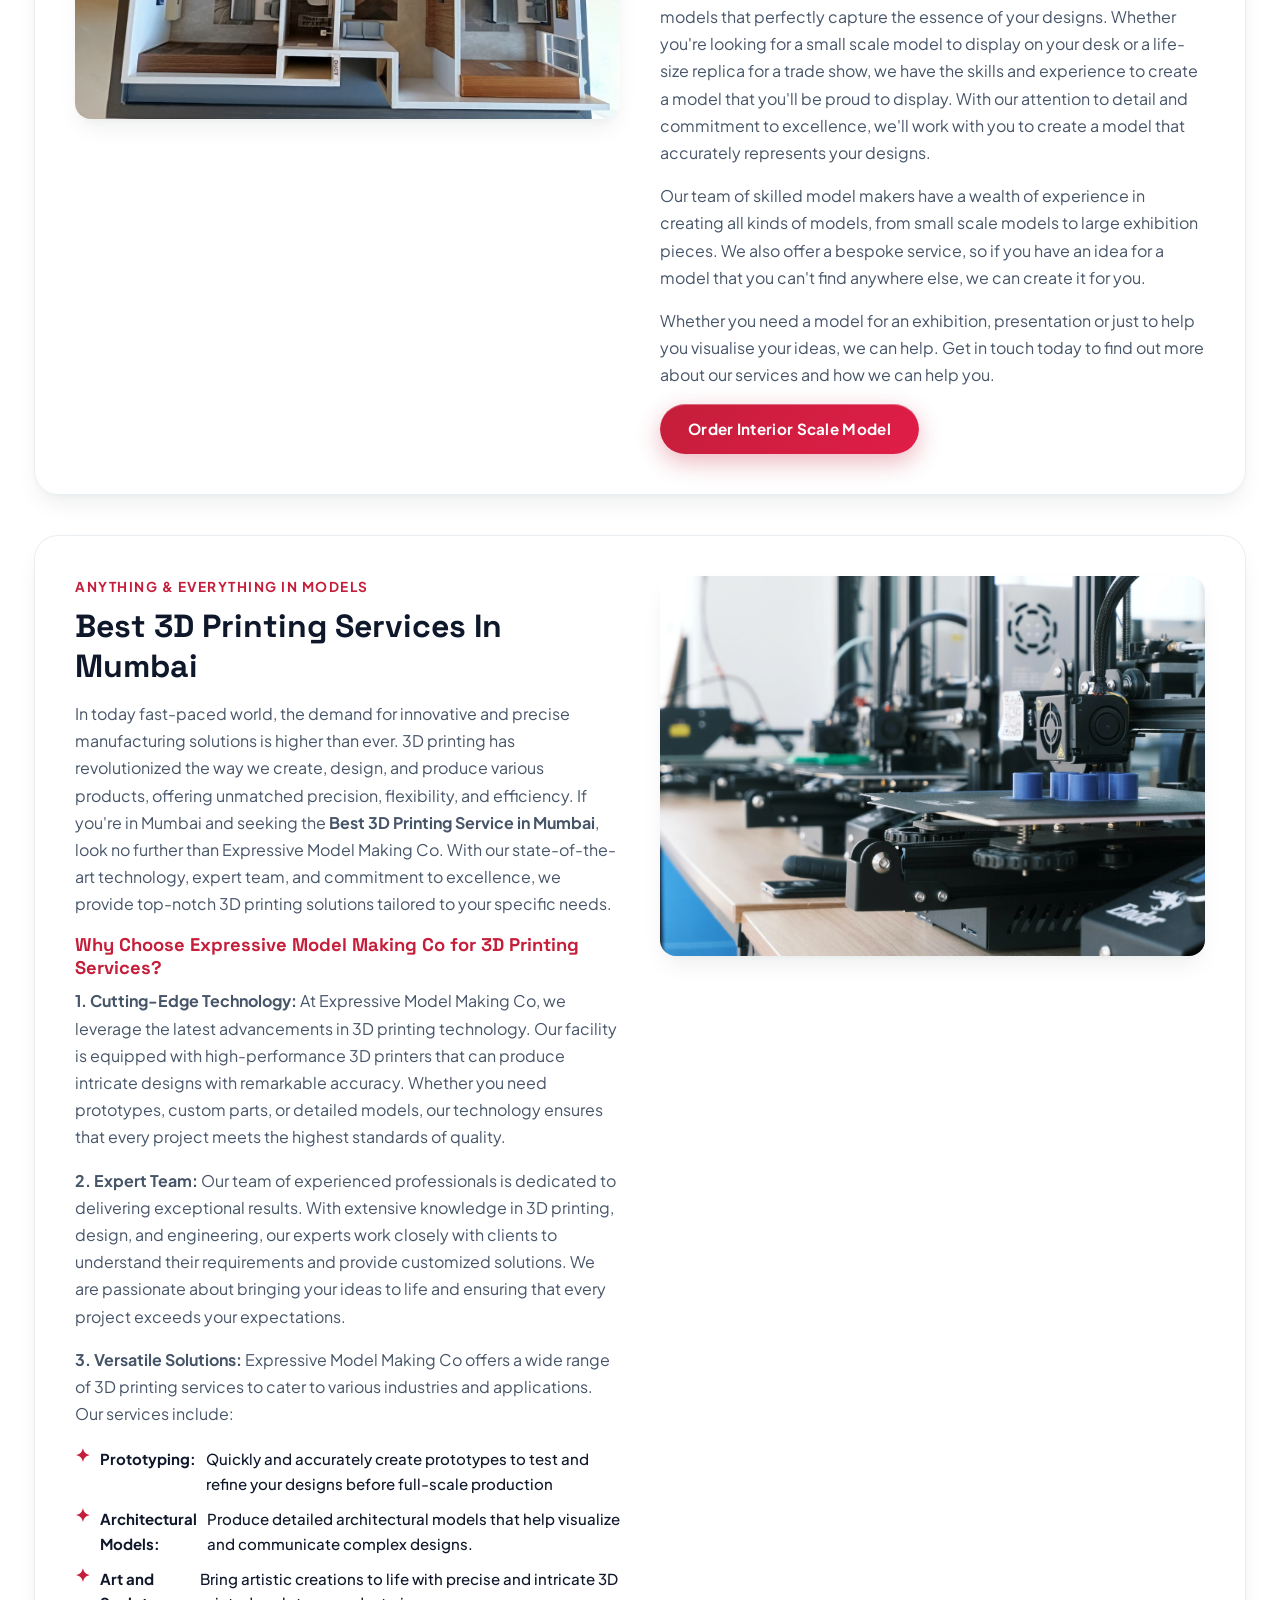
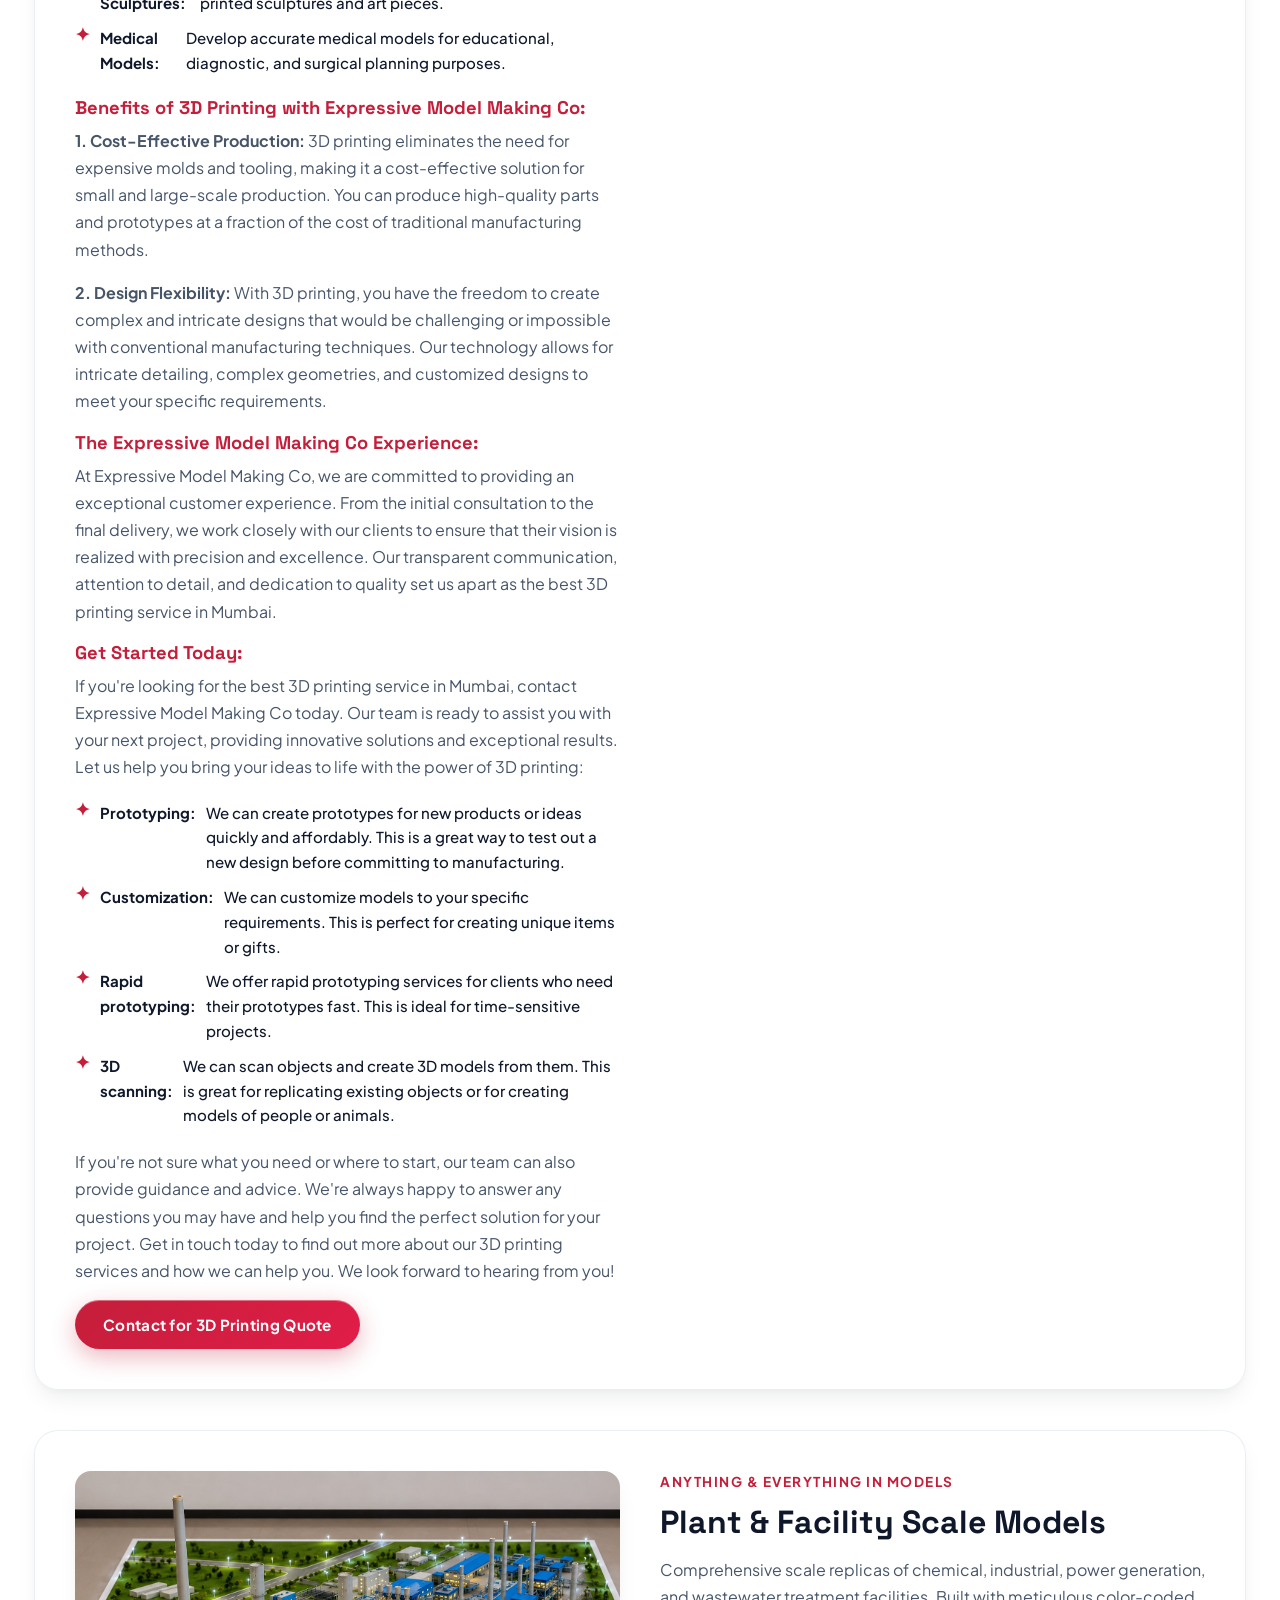
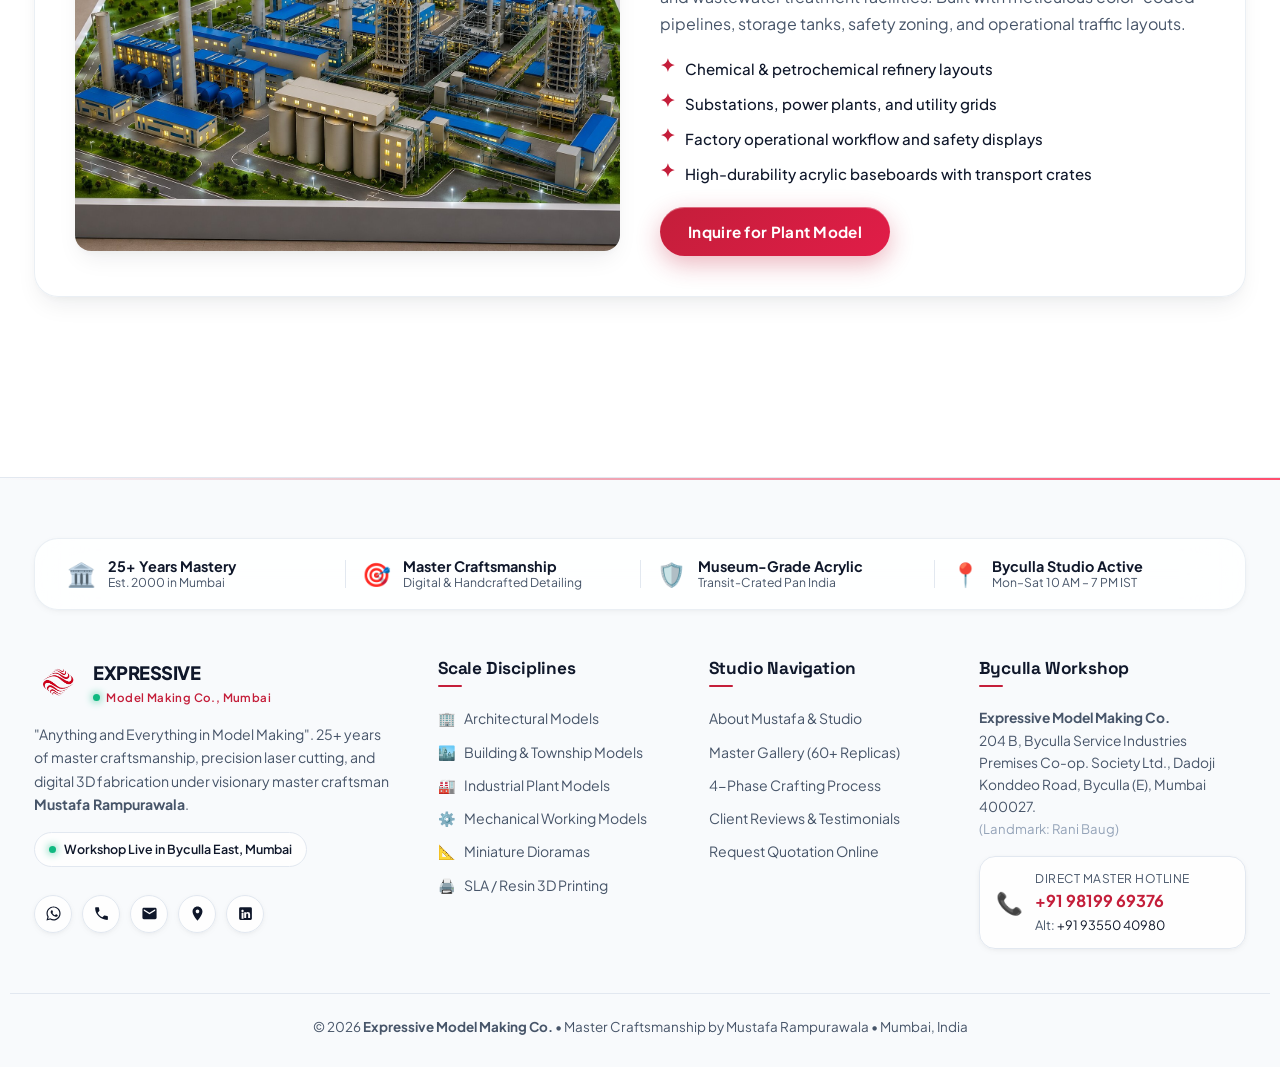
<file: models.html>
<!DOCTYPE html>
<html lang="en" data-theme="light">
<head>
  <meta charset="UTF-8">
  <meta name="viewport" content="width=device-width, initial-scale=1.0">
  <title>Scale Model Specifications | Expressive — Model Making Co., Mumbai</title>
  
  <meta name="description" content="Explore our specialized scale model services in Mumbai: Architectural models, building models, machine models, plant models, miniatures, interior models, and 3D printing services.">
  
  <!-- Favicon -->
  <link rel="icon" type="image/png" href="Favicon.png">
  
  <!-- Stylesheet -->
  <link rel="stylesheet" href="style.css">
</head>
<body>

  <!-- MOVING FLUID AURORA BACKGROUND MESH -->
  <div class="moving-bg-mesh">
    <div class="moving-blob moving-blob-1"></div>
    <div class="moving-blob moving-blob-2"></div>
    <div class="moving-blob moving-blob-3"></div>
    <div class="moving-blob moving-blob-4"></div>
    <div class="moving-blob moving-blob-5"></div>
  </div>

  <!-- TOP INFORMATION BAR -->
  <div class="top-bar">
    <div class="container top-bar-inner">
      <div class="top-bar-left">
        <div class="top-item">
          <svg viewBox="0 0 24 24" fill="none" stroke="currentColor" stroke-width="2"><path d="M22 16.92v3a2 2 0 0 1-2.18 2 19.79 19.79 0 0 1-8.63-3.07 19.5 19.5 0 0 1-6-6 19.79 19.79 0 0 1-3.07-8.67A2 2 0 0 1 4.11 2h3a2 2 0 0 1 2 1.72 12.84 12.84 0 0 0 .7 2.81 2 2 0 0 1-.45 2.11L8.09 9.91a16 16 0 0 0 6 6l1.27-1.27a2 2 0 0 1 2.11-.45 12.84 12.84 0 0 0 2.81.7A2 2 0 0 1 22 16.92z"></path></svg>
          <a href="tel:9819969376">+91-98199 69376</a> / <a href="tel:9355040980">+91-93550 40980</a>
        </div>
        <div class="top-item">
          <svg viewBox="0 0 24 24" fill="none" stroke="currentColor" stroke-width="2"><path d="M4 4h16c1.1 0 2 .9 2 2v12c0 1.1-.9 2-2 2H4c-1.1 0-2-.9-2-2V6c0-1.1.9-2 2-2z"></path><polyline points="22,6 12,13 2,6"></polyline></svg>
          <a href="mailto:expressivemodel@gmail.com">expressivemodel@gmail.com</a>
        </div>
      </div>
      <div class="top-bar-right">
        <div class="top-item">
          <svg viewBox="0 0 24 24" fill="none" stroke="currentColor" stroke-width="2"><circle cx="12" cy="12" r="10"></circle><polyline points="12 6 12 12 16 14"></polyline></svg>
          <span>Mon - Sat: 10:00 AM – 7:00 PM</span>
        </div>
        <div class="top-social">
          <a href="https://api.whatsapp.com/send?phone=919819969376" target="_blank" title="WhatsApp"><svg width="14" height="14" viewBox="0 0 24 24" fill="currentColor"><path d="M.057 24l1.687-6.163c-1.041-1.804-1.588-3.849-1.587-5.946.003-6.556 5.338-11.891 11.893-11.891 3.181.001 6.167 1.24 8.413 3.488 2.245 2.248 3.481 5.236 3.48 8.414-.003 6.557-5.338 11.892-11.893 11.892-1.99-.001-3.951-.5-5.688-1.448l-6.305 1.654zm6.597-3.807c1.676.995 3.276 1.591 5.392 1.592 5.448 0 9.886-4.434 9.889-9.885.002-5.462-4.415-9.89-9.881-9.892-5.452 0-9.887 4.434-9.889 9.884-.001 2.225.651 3.891 1.746 5.634l-.999 3.648 3.742-.981z"/></svg></a>
          <a href="https://www.facebook.com/mustafa.rampurawala.52" target="_blank" title="Facebook"><svg width="14" height="14" viewBox="0 0 24 24" fill="currentColor"><path d="M24 12.073c0-6.627-5.373-12-12-12s-12 5.373-12 12c0 5.99 4.388 10.954 10.125 11.854v-8.385H7.078v-3.47h3.047V9.43c0-3.007 1.792-4.669 4.533-4.669 1.312 0 2.686.235 2.686.235v2.953H15.83c-1.491 0-1.956.925-1.956 1.874v2.25h3.328l-.532 3.47h-2.796v8.385C19.612 23.027 24 18.062 24 12.073z"/></svg></a>
          <a href="https://www.linkedin.com/in/mustafa-rampurawala-2a267145/" target="_blank" title="LinkedIn"><svg width="14" height="14" viewBox="0 0 24 24" fill="currentColor"><path d="M19 0h-14c-2.761 0-5 2.239-5 5v14c0 2.761 2.239 5 5 5h14c2.762 0 5-2.239 5-5v-14c0-2.761-2.238-5-5-5zm-11 19h-3v-11h3v11zm-1.5-12.268c-.966 0-1.75-.79-1.75-1.764s.784-1.764 1.75-1.764 1.75.79 1.75 1.764-.783 1.764-1.75 1.764zm13.5 12.268h-3v-5.604c0-3.368-4-3.113-4 0v5.604h-3v-11h3v1.765c1.396-2.586 7-2.777 7 2.476v6.759z"/></svg></a>
        </div>
      </div>
    </div>
  </div>

  <!-- STICKY NAVBAR -->
  <header class="header-nav" id="headerNav">
    <div class="container nav-container">
      <a href="index" class="brand-logo">
        <img src="Company_Logo_Navigation_Bar.png" alt="Expressive Model Making Logo Emblem">
        <div class="brand-text">
          <span class="brand-title">Expressive</span>
          <span class="brand-tagline">Model Making Co., Mumbai</span>
        </div>
      </a>

      <ul class="nav-links">
        <li><a href="index" class="nav-link">Home</a></li>
        <li><a href="about" class="nav-link">About</a></li>
        <li><a href="models" class="nav-link active">Models</a></li>
        <li><a href="gallery" class="nav-link">Gallery</a></li>
        <li><a href="process" class="nav-link">Process</a></li>
        <li><a href="reviews" class="nav-link">Reviews</a></li>
        <li><a href="contact" class="nav-link">Contact</a></li>
      </ul>

      <div class="nav-actions">
        <button class="theme-toggle-btn" id="themeToggleBtn" title="Toggle Theme" aria-label="Toggle Theme">
          <svg viewBox="0 0 24 24" fill="none" stroke="currentColor" stroke-width="2"><path d="M21 12.79A9 9 0 1 1 11.21 3 7 7 0 0 0 21 12.79z"></path></svg>
        </button>
        <a href="contact" class="btn-primary btn-bloat">
          <span>Get Quote</span>
        </a>
        <button class="mobile-menu-toggle" id="mobileMenuToggle" aria-label="Toggle Menu">
          <span></span><span></span><span></span>
        </button>
      </div>
    </div>
  </header>

  <!-- MOBILE DRAWER -->
  <div class="drawer-backdrop" id="drawerBackdrop"></div>
  <div class="mobile-drawer" id="mobileDrawer">
    <div class="drawer-header">
      <div class="brand-logo">
        <img src="Company_Logo_Navigation_Bar.png" alt="Logo" style="height:36px;">
        <div class="brand-text">
          <span class="brand-title" style="font-size:1rem;">Expressive</span>
          <span class="brand-tagline" style="font-size:0.75rem;">Model Making Co., Mumbai</span>
        </div>
      </div>
      <button class="drawer-close" id="drawerClose" aria-label="Close Navigation Drawer">&times;</button>
    </div>
    <div class="drawer-theme-row">
      <button type="button" class="drawer-theme-btn theme-toggle-btn" id="themeToggleDrawerBtn" aria-label="Toggle Theme">
        <div class="drawer-theme-left">
          <span class="theme-icon-wrap">
            <svg viewBox="0 0 24 24" fill="none" stroke="currentColor" stroke-width="2"><path d="M21 12.79A9 9 0 1 1 11.21 3 7 7 0 0 0 21 12.79z"></path></svg>
          </span>
          <span class="theme-mode-label">Dark Theme</span>
        </div>
        <div class="theme-switch-track" aria-hidden="true">
          <div class="theme-switch-thumb"></div>
        </div>
      </button>
    </div>
    <ul class="drawer-links">
      <li><a href="index">Home</a></li>
      <li><a href="about">About Us</a></li>
      <li><a href="models">Models & Services</a></li>
      <li><a href="gallery">Project Gallery</a></li>
      <li><a href="process">Craftsmanship Process</a></li>
      <li><a href="reviews">Client Reviews</a></li>
      <li><a href="contact">Contact Us</a></li>
    </ul>
    <div class="drawer-footer-actions">
      <a href="tel:9819969376" class="btn-primary btn-bloat" style="width:100%; text-align:center;">📞 Call +91 98199 69376</a>
      <a href="https://api.whatsapp.com/send?phone=919819969376" target="_blank" class="btn-secondary" style="width:100%; text-align:center;">💬 WhatsApp Us</a>
      <a href="mailto:expressivemodel@gmail.com" class="btn-email-action" style="width:100%; text-align:center;">✉️ Email Studio</a>
    </div>
  </div>

  <!-- PAGE HERO -->
  <section class="page-hero">
    <div class="container">
      <div class="breadcrumb-trail">
        <a href="index">Home</a> / <span>Models & Specializations</span>
      </div>
      <h1 class="page-hero-title">Anything & Everything <span>In Models</span></h1>
      <p class="page-hero-subtitle">
        Expressive Model Making Co. is constantly seeking to work with new clients across Mumbai, India, and internationally.
      </p>
    </div>
  </section>

  <!-- DETAILED MODEL SECTIONS (ALL TEXTS FROM SOME DETAILS FOLDER INCLUDED) -->
  <section class="section" style="padding-top:20px;">
    <div class="container">

      <!-- 1. ARCHITECTURAL SCALE MODEL MAKERS IN MUMBAI (From Screenshot 2026-10-09 142924.png) -->
      <div class="model-detail-card" id="architectural">
        <div class="model-card-img-wrap">
          <img src="model_architectural.jpg" alt="Architectural Scale Model Makers In Mumbai">
        </div>
        <div class="model-card-info">
          <span class="section-tagline">ANYTHING & EVERYTHING IN MODELS</span>
          <h3>Architectural Scale Model Makers In Mumbai</h3>
          <p>
            We are a company that is Known as the leading <strong>Architectural Scale Model Makers in Mumbai</strong>. We have a lot of experience and we are very good at what we do. We can make any type of model that you need, from small to large, and we can do it quickly and efficiently.
          </p>
          <p>
            We understand that a scale model can be a valuable asset for any purpose. Whether you need a marketing tool to attract attention or a planning aid to help with a construction project, we can create a custom model that meets your needs.
          </p>
          <p>
            Our team of skilled designers and craftsmen will work with you every step of the way, from initial concept to final delivery. In addition, we offer a wide range of customization options so that your model is truly unique.
          </p>
          <p>
            We pride ourselves on our commitment to quality. We use the latest technology and equipment to create our models, and we only use the highest quality materials. We are always updating our facilities and investing in new technology to ensure that we can provide the best possible service. We believe that attention to detail and a passion for perfection are what set us apart from our competitors. When you work with Expressive Model Making Co., you can be confident that you are working with the best in the business.
          </p>
          <p>
            We have a lot of experience working with architects, developers, and other professionals, and we understand the importance of getting the details right. We will work with you to ensure that your model is perfect.
          </p>
          <p>
            If you need an architectural scale model, please contact us. We will be happy to discuss your requirements and give you a quote.
          </p>
          <a href="contact" class="btn-primary btn-bloat">Get a Quote for Architectural Model</a>
        </div>
      </div>

      <!-- 2. BUILDING MODEL MAKING IN MUMBAI (From Screenshot 2026-10-09 142912.png) -->
      <div class="model-detail-card reverse" id="building">
        <div class="model-card-img-wrap">
          <img src="model_building.jpg" alt="Building Model Making In Mumbai">
        </div>
        <div class="model-card-info">
          <span class="section-tagline">ANYTHING & EVERYTHING IN MODELS</span>
          <h3>Building Model Making In Mumbai</h3>
          <p>
            At Expressive Model Making Co., we specialise in creating high-quality <strong>Building Model Making in Mumbai</strong> for our clients. We understand that not everyone has the time or knowledge to build their own model, so we're here to help!
          </p>
          <p>
            We offer a variety of services to meet your needs, whether you're looking for a one-time project or a long-term relationship. Whether you need help with a new construction project or are looking for someone to maintain your existing property, we are here to help. We understand that every client has unique needs, and we will work closely with you to develop a customised plan that meets your specific goals.
          </p>
          <p>
            Our team of experienced professionals can handle any project, big or small. We have a passion for model making and take pride in our work, so you can rest assured that your project is in good hands. We'll work with you to understand your vision and ensure that the final product meets your expectations. We have a passion for model making and take pride in our work, so you can rest assured that your project is in good hands.
          </p>
          <p>
            If you're interested in learning more about our services, please contact us today. We would be happy to discuss your project with you and provide a free quote.<br>
            <strong>Thank you for considering Expressive Model Making Co.!</strong>
          </p>
          <a href="contact" class="btn-primary btn-bloat">Discuss Your Building Model</a>
        </div>
      </div>

      <!-- 3. MACHINE MODEL MAKER IN MUMBAI (From Screenshot 2026-10-09 142936.png) -->
      <div class="model-detail-card" id="machine">
        <div class="model-card-img-wrap">
          <img src="model_machine.jpg" alt="Machine Model Maker In Mumbai">
        </div>
        <div class="model-card-info">
          <span class="section-tagline">ANYTHING & EVERYTHING IN MODELS</span>
          <h3>Machine Model Maker In Mumbai</h3>
          <p>
            At Expressive Model Making Co., we pride ourselves on being the best <strong>Machine Model Maker in Mumbai</strong>. We have a team of highly skilled and experienced professionals who are dedicated to providing our clients with top quality service. We offer a wide range of services, including but not limited to:
          </p>
          <ul class="bullet-points-list">
            <li>Design and fabrication of custom machine models</li>
            <li>Reverse engineering of existing machine models</li>
            <li>Creation of 3D models from 2D drawings</li>
            <li>Modification of existing machine models</li>
          </ul>
          <p>
            We pride ourselves on our ability to create custom machine models that meet the specific needs of our clients. We use the latest technology and equipment to create beautiful, accurate models that are sure to impress. Our team of experts have a wealth of experience in designing and fabricating custom machines, and they are always available to work with you to ensure that your model meets your unique requirements.
          </p>
          <p>
            We understand that everyone has different requirements, and we are confident that we can provide the best possible service to each and every one of our clients. No matter what your needs are, we are confident that we can provide you with the best possible service.
          </p>
          <p>
            If you have any questions or would like to learn more about our services, please do not hesitate to contact us. We look forward to hearing from you soon!
          </p>
          <a href="contact" class="btn-primary btn-bloat">Inquire About Machine Models</a>
        </div>
      </div>

      <!-- 4. MINIATURE MODELS & MINIATURE SCALE MODEL MAKER IN MUMBAI (From Screenshots 142816.png & 142930.png) -->
      <div class="model-detail-card reverse" id="miniature">
        <div class="model-card-img-wrap">
          <img src="model_miniature.jpg" alt="Miniature Scale Model Maker In Mumbai">
        </div>
        <div class="model-card-info">
          <span class="section-tagline">ANYTHING & EVERYTHING IN MODELS</span>
          <h3>Miniature Models & Miniature Scale Model Maker In Mumbai</h3>
          <p>
            We are a specialist model making company with over 12 years experience of producing work for both commercial sectors and individuals. Our team of skilled model makers have expertise in creating models, prototypes and bespoke pieces in the following areas:
          </p>
          <ul class="bullet-points-list">
            <li>Automotive</li>
            <li>Architectural & Landscape</li>
            <li>Marine & Aviation</li>
            <li>Commercial & Machinery</li>
            <li>Industry & Working models</li>
            <li>Study & Exhibition dioramas</li>
          </ul>
          <p>
            We create all our models in house using some of the latest technology including <strong>Best 3D Printing Service in Mumbai</strong> and <strong>Laser Cutting</strong> along with the best of traditional hand skills. All our models are highly accurate and produced to exact dimensions and scales, which are normally taken from either CAD or alternatively from pictures, traditional drawings or sketches.
          </p>
          <p>
            At Expressive Model Making Co., we understand that every project is unique. That's why we offer a wide range of Miniature Scale Model Maker in Mumbai to meet the specific needs of our clients. Whether you need a custom display model for your business or a one-of-a-kind gift for a loved one, we can help.
          </p>
          <p>
            Our team of experienced model makers can create models of any size, from small desktop displays to large-scale dioramas. No matter what you need, we can create a custom solution that meets your exact specifications.
          </p>
          <p>
            We also offer a variety of finishing options, including painting, weathering, and detailing. We can even create custom logos and graphics for your model. If you can dream it, we can make it! Contact us today to get started on your custom model.
          </p>
          <a href="contact" class="btn-primary btn-bloat">Request Custom Miniature</a>
        </div>
      </div>

      <!-- 5. INTERIOR MODEL MAKER IN MUMBAI (From Screenshot 2026-10-09 142945.png) -->
      <div class="model-detail-card" id="interior">
        <div class="model-card-img-wrap">
          <img src="model_interior.jpg" alt="Interior Model Maker In Mumbai">
        </div>
        <div class="model-card-info">
          <span class="section-tagline">ANYTHING & EVERYTHING IN MODELS</span>
          <h3>Interior Model Maker In Mumbai</h3>
          <p>
            Interior Model Making is an essential part of the design process, helping architects and designers to communicate their ideas and bring them to life.
          </p>
          <p>
            <strong>Expressive Model Making Co. has been the leading Interior Model Maker in Mumbai for over a decade now</strong>, with an endless list of satisfied customers to prove it! That's why we take pride in our ability to create models that perfectly capture the essence of your designs. Whether you're looking for a small scale model to display on your desk or a life-size replica for a trade show, we have the skills and experience to create a model that you'll be proud to display. With our attention to detail and commitment to excellence, we'll work with you to create a model that accurately represents your designs.
          </p>
          <p>
            Our team of skilled model makers have a wealth of experience in creating all kinds of models, from small scale models to large exhibition pieces. We also offer a bespoke service, so if you have an idea for a model that you can't find anywhere else, we can create it for you.
          </p>
          <p>
            Whether you need a model for an exhibition, presentation or just to help you visualise your ideas, we can help. Get in touch today to find out more about our services and how we can help you.
          </p>
          <a href="contact" class="btn-primary btn-bloat">Order Interior Scale Model</a>
        </div>
      </div>

      <!-- 6. BEST 3D PRINTING SERVICES IN MUMBAI (From Untitled.png) -->
      <div class="model-detail-card reverse" id="3d-printing">
        <div class="model-card-img-wrap">
          <img src="model_3d_printing.jpg" alt="Best 3D Printing Services In Mumbai">
        </div>
        <div class="model-card-info">
          <span class="section-tagline">ANYTHING & EVERYTHING IN MODELS</span>
          <h3>Best 3D Printing Services In Mumbai</h3>
          <p>
            In today fast-paced world, the demand for innovative and precise manufacturing solutions is higher than ever. 3D printing has revolutionized the way we create, design, and produce various products, offering unmatched precision, flexibility, and efficiency. If you're in Mumbai and seeking the <strong>Best 3D Printing Service in Mumbai</strong>, look no further than Expressive Model Making Co. With our state-of-the-art technology, expert team, and commitment to excellence, we provide top-notch 3D printing solutions tailored to your specific needs.
          </p>
          
          <h4 style="font-size:1.15rem; color:var(--primary); margin:14px 0 8px;">Why Choose Expressive Model Making Co for 3D Printing Services?</h4>
          <p>
            <strong>1. Cutting-Edge Technology:</strong> At Expressive Model Making Co, we leverage the latest advancements in 3D printing technology. Our facility is equipped with high-performance 3D printers that can produce intricate designs with remarkable accuracy. Whether you need prototypes, custom parts, or detailed models, our technology ensures that every project meets the highest standards of quality.
          </p>
          <p>
            <strong>2. Expert Team:</strong> Our team of experienced professionals is dedicated to delivering exceptional results. With extensive knowledge in 3D printing, design, and engineering, our experts work closely with clients to understand their requirements and provide customized solutions. We are passionate about bringing your ideas to life and ensuring that every project exceeds your expectations.
          </p>
          <p>
            <strong>3. Versatile Solutions:</strong> Expressive Model Making Co offers a wide range of 3D printing services to cater to various industries and applications. Our services include:
          </p>
          <ul class="bullet-points-list">
            <li><strong>Prototyping:</strong> Quickly and accurately create prototypes to test and refine your designs before full-scale production</li>
            <li><strong>Architectural Models:</strong> Produce detailed architectural models that help visualize and communicate complex designs.</li>
            <li><strong>Art and Sculptures:</strong> Bring artistic creations to life with precise and intricate 3D printed sculptures and art pieces.</li>
            <li><strong>Medical Models:</strong> Develop accurate medical models for educational, diagnostic, and surgical planning purposes.</li>
          </ul>

          <h4 style="font-size:1.15rem; color:var(--primary); margin:14px 0 8px;">Benefits of 3D Printing with Expressive Model Making Co:</h4>
          <p>
            <strong>1. Cost-Effective Production:</strong> 3D printing eliminates the need for expensive molds and tooling, making it a cost-effective solution for small and large-scale production. You can produce high-quality parts and prototypes at a fraction of the cost of traditional manufacturing methods.
          </p>
          <p>
            <strong>2. Design Flexibility:</strong> With 3D printing, you have the freedom to create complex and intricate designs that would be challenging or impossible with conventional manufacturing techniques. Our technology allows for intricate detailing, complex geometries, and customized designs to meet your specific requirements.
          </p>

          <h4 style="font-size:1.15rem; color:var(--primary); margin:14px 0 8px;">The Expressive Model Making Co Experience:</h4>
          <p>
            At Expressive Model Making Co, we are committed to providing an exceptional customer experience. From the initial consultation to the final delivery, we work closely with our clients to ensure that their vision is realized with precision and excellence. Our transparent communication, attention to detail, and dedication to quality set us apart as the best 3D printing service in Mumbai.
          </p>

          <h4 style="font-size:1.15rem; color:var(--primary); margin:14px 0 8px;">Get Started Today:</h4>
          <p>
            If you're looking for the best 3D printing service in Mumbai, contact Expressive Model Making Co today. Our team is ready to assist you with your next project, providing innovative solutions and exceptional results. Let us help you bring your ideas to life with the power of 3D printing:
          </p>
          <ul class="bullet-points-list">
            <li><strong>Prototyping:</strong> We can create prototypes for new products or ideas quickly and affordably. This is a great way to test out a new design before committing to manufacturing.</li>
            <li><strong>Customization:</strong> We can customize models to your specific requirements. This is perfect for creating unique items or gifts.</li>
            <li><strong>Rapid prototyping:</strong> We offer rapid prototyping services for clients who need their prototypes fast. This is ideal for time-sensitive projects.</li>
            <li><strong>3D scanning:</strong> We can scan objects and create 3D models from them. This is great for replicating existing objects or for creating models of people or animals.</li>
          </ul>
          <p>
            If you're not sure what you need or where to start, our team can also provide guidance and advice. We're always happy to answer any questions you may have and help you find the perfect solution for your project. Get in touch today to find out more about our 3D printing services and how we can help you. We look forward to hearing from you!
          </p>
          <a href="contact" class="btn-primary btn-bloat">Contact for 3D Printing Quote</a>
        </div>
      </div>

      <!-- 7. PLANT & FACILITY MODELS -->
      <div class="model-detail-card" id="plant">
        <div class="model-card-img-wrap">
          <img src="model_plant.jpg" alt="Plant & Facility Scale Models Mumbai">
        </div>
        <div class="model-card-info">
          <span class="section-tagline">ANYTHING & EVERYTHING IN MODELS</span>
          <h3>Plant & Facility Scale Models</h3>
          <p>
            Comprehensive scale replicas of chemical, industrial, power generation, and wastewater treatment facilities. Built with meticulous color-coded pipelines, storage tanks, safety zoning, and operational traffic layouts.
          </p>
          <ul class="bullet-points-list">
            <li>Chemical & petrochemical refinery layouts</li>
            <li>Substations, power plants, and utility grids</li>
            <li>Factory operational workflow and safety displays</li>
            <li>High-durability acrylic baseboards with transport crates</li>
          </ul>
          <a href="contact" class="btn-primary btn-bloat">Inquire for Plant Model</a>
        </div>
      </div>

    </div>
  </section>

  <!-- FOOTER: MODERN ARCHITECTURAL MASTER FOOTER -->
  <footer class="site-footer">
    <div class="footer-top-accent"></div>
    
    <!-- Studio Accreditations Strip -->
    <div class="container">
      <div class="footer-trust-strip">
        <div class="trust-strip-item">
          <span class="trust-strip-icon">🏛️</span>
          <div>
            <strong>25+ Years Mastery</strong>
            <small>Est. 2000 in Mumbai</small>
          </div>
        </div>
        <div class="trust-strip-divider"></div>
        <div class="trust-strip-item">
          <span class="trust-strip-icon">🎯</span>
          <div>
            <strong>Master Craftsmanship</strong>
            <small>Digital & Handcrafted Detailing</small>
          </div>
        </div>
        <div class="trust-strip-divider"></div>
        <div class="trust-strip-item">
          <span class="trust-strip-icon">🛡️</span>
          <div>
            <strong>Museum-Grade Acrylic</strong>
            <small>Transit-Crated Pan India</small>
          </div>
        </div>
        <div class="trust-strip-divider"></div>
        <div class="trust-strip-item">
          <span class="trust-strip-icon">📍</span>
          <div>
            <strong>Byculla Studio Active</strong>
            <small>Mon–Sat 10 AM – 7 PM IST</small>
          </div>
        </div>
      </div>
    </div>

    <!-- Main Footer Grid -->
    <div class="container footer-grid">
      <!-- Col 1: Studio Brand & Identity -->
      <div class="footer-col footer-col-brand">
        <a href="index" class="brand-logo" style="margin-bottom:16px;">
          <img src="Company_Logo_Navigation_Bar.png" alt="Expressive Model Making Logo" style="height:44px;">
          <div class="brand-text">
            <span class="brand-title">Expressive</span>
            <span class="brand-tagline">Model Making Co., Mumbai</span>
          </div>
        </a>
        <p class="footer-desc">
          "Anything and Everything in Model Making". 25+ years of master craftsmanship, precision laser cutting, and digital 3D fabrication under visionary master craftsman <strong>Mustafa Rampurawala</strong>.
        </p>
        <div class="footer-status-card">
          <span class="footer-live-dot"></span>
          <span>Workshop Live in Byculla East, Mumbai</span>
        </div>
        <div class="footer-social-circles">
          <a href="https://api.whatsapp.com/send?phone=919819969376" target="_blank" rel="noopener noreferrer" class="footer-circle-btn btn-wa" title="Chat on WhatsApp (+91-98199 69376)" aria-label="WhatsApp">
            <svg viewBox="0 0 24 24"><path d="M12.04 2C6.58 2 2.13 6.45 2.13 11.91C2.13 13.66 2.59 15.36 3.45 16.86L2.05 22L7.3 20.62C8.75 21.41 10.38 21.83 12.04 21.83C17.5 21.83 21.95 17.38 21.95 11.92C21.95 9.27 20.92 6.78 19.05 4.91C17.18 3.03 14.69 2 12.04 2M12.05 3.67C14.25 3.67 16.31 4.53 17.87 6.09C19.42 7.65 20.28 9.72 20.28 11.92C20.28 16.46 16.58 20.15 12.04 20.15C10.56 20.15 9.11 19.76 7.85 19.01L7.55 18.83L4.43 19.65L5.26 16.61L5.06 16.29C4.24 14.99 3.8 13.47 3.8 11.91C3.81 7.37 7.5 3.67 12.05 3.67M9.53 7.35C9.36 7.35 9.09 7.41 8.86 7.66C8.63 7.91 8 8.5 8 9.71C8 10.92 8.89 12.09 9.01 12.25C9.13 12.41 10.75 14.91 13.22 15.97C15.27 16.85 15.69 16.67 16.14 16.63C16.59 16.59 17.59 16.03 17.8 15.45C18.01 14.86 18.01 14.36 17.95 14.25C17.89 14.15 17.72 14.09 17.47 13.96C17.22 13.84 15.99 13.23 15.76 13.15C15.53 13.06 15.37 13.02 15.2 13.27C15.04 13.51 14.57 14.09 14.42 14.25C14.28 14.42 14.14 14.44 13.89 14.31C13.64 14.19 12.84 13.93 11.89 13.08C11.15 12.42 10.65 11.61 10.5 11.36C10.36 11.12 10.49 10.98 10.61 10.86C10.72 10.75 10.86 10.57 10.98 10.42C11.11 10.28 11.15 10.17 11.23 10.01C11.31 9.84 11.27 9.7 11.21 9.57C11.15 9.45 10.68 8.3 10.49 7.82C10.29 7.37 10.1 7.42 9.94 7.41C9.8 7.4 9.66 7.35 9.53 7.35Z"/></svg>
          </a>
          <a href="tel:9819969376" class="footer-circle-btn btn-tel" title="Call Workshop (+91-98199 69376)" aria-label="Phone">
            <svg viewBox="0 0 24 24"><path d="M6.62 10.79c1.44 2.83 3.76 5.14 6.59 6.59l2.2-2.2c.27-.27.67-.36 1.02-.24 1.12.37 2.33.57 3.57.57.55 0 1 .45 1 1V20c0 .55-.45 1-1 1-9.39 0-17-7.61-17-17 0-.55.45-1 1-1h3.5c.55 0 1 .45 1 1 0 1.25.2 2.45.57 3.57.11.35.03.74-.25 1.02l-2.2 2.2z"/></svg>
          </a>
          <a href="mailto:expressivemodel@gmail.com" class="footer-circle-btn btn-mail" title="Email Studio" aria-label="Email" data-action="send-email">
            <svg viewBox="0 0 24 24"><path d="M20 4H4c-1.1 0-1.99.9-1.99 2L2 18c0 1.1.9 2 2 2h16c1.1 0 2-.9 2-2V6c0-1.1-.9-2-2-2zm0 4l-8 5-8-5V6l8 5 8-5v2z"/></svg>
          </a>
          <a href="https://www.google.com/maps/place/EXPRESSIVE+MODEL+MAKING+CO+%7C+Best+3D+Printing+Services+in+Mumbai+%7C+Building+Model+Making+in+Mumbai/@18.9807825,72.8340863,17z/data=!4m6!3m5!1s0x3be7ce5a105cc429:0x3cf7e53ce4df2c72!8m2!3d18.9807774!4d72.8366666!16s%2Fg%2F11c1xh_qb0" target="_blank" rel="noopener noreferrer" class="footer-circle-btn btn-map" title="View Studio on Google Maps" aria-label="Location">
            <svg viewBox="0 0 24 24"><path d="M12 2C8.13 2 5 5.13 5 9c0 5.25 7 13 7 13s7-7.75 7-13c0-3.87-3.13-7-7-7zm0 9.5c-1.38 0-2.5-1.12-2.5-2.5s1.12-2.5 2.5-2.5 2.5 1.12 2.5 2.5-1.12 2.5-2.5 2.5z"/></svg>
          </a>
          <a href="https://www.linkedin.com/in/mustafa-rampurawala-2a267145/" target="_blank" rel="noopener noreferrer" class="footer-circle-btn btn-in" title="LinkedIn Profile" aria-label="LinkedIn">
            <svg viewBox="0 0 24 24"><path d="M19 3a2 2 0 0 1 2 2v14a2 2 0 0 1-2 2H5a2 2 0 0 1-2-2V5a2 2 0 0 1 2-2h14m-.5 15.5v-5.3a3.26 3.26 0 0 0-3.26-3.26c-.85 0-1.84.52-2.28 1.3v-1.11h-2.79v8.37h2.79v-4.93c0-.77.62-1.4 1.39-1.4a1.4 1.4 0 0 1 1.4 1.4v4.93h2.75M6.46 10.9v8.37H9.2V10.9H6.46M7.83 6.64c-.95 0-1.71.76-1.71 1.71 0 .94.76 1.71 1.71 1.71.94 0 1.71-.77 1.71-1.71 0-.95-.77-1.71-1.71-1.71z"/></svg>
          </a>
        </div>
      </div>

      <!-- Col 2: Model Disciplines -->
      <div class="footer-col">
        <h4>Scale Disciplines</h4>
        <ul class="footer-links">
          <li><a href="models.html#architectural"><span>🏢</span> Architectural Models</a></li>
          <li><a href="models.html#building"><span>🏙️</span> Building & Township Models</a></li>
          <li><a href="models.html#plant"><span>🏭</span> Industrial Plant Models</a></li>
          <li><a href="models.html#machine"><span>⚙️</span> Mechanical Working Models</a></li>
          <li><a href="models.html#miniature"><span>📐</span> Miniature Dioramas</a></li>
          <li><a href="models.html#3dprinting"><span>🖨️</span> SLA / Resin 3D Printing</a></li>
        </ul>
      </div>

      <!-- Col 3: Navigation & Staff Portal -->
      <div class="footer-col">
        <h4>Studio Navigation</h4>
        <ul class="footer-links">
          <li><a href="about">About Mustafa & Studio</a></li>
          <li><a href="gallery">Master Gallery (60+ Replicas)</a></li>
          <li><a href="process">4-Phase Crafting Process</a></li>
          <li><a href="reviews">Client Reviews & Testimonials</a></li>
          <li><a href="contact">Request Quotation Online</a></li>
        </ul>
      </div>

      <!-- Col 4: Workshop & Physical Contact -->
      <div class="footer-col footer-col-contact">
        <h4>Byculla Workshop</h4>
        <p class="footer-contact-address">
          <strong>Expressive Model Making Co.</strong><br>
          204 B, Byculla Service Industries Premises Co-op. Society Ltd., Dadoji Konddeo Road, Byculla (E), Mumbai 400027.<br>
          <span style="font-size:0.82rem; color:var(--text-light);">(Landmark: Rani Baug)</span>
        </p>
        <div class="footer-hotline-card">
          <div class="hotline-icon">📞</div>
          <div>
            <div style="font-size:0.75rem; color:var(--text-muted); text-transform:uppercase; letter-spacing:0.5px;">Direct Master Hotline</div>
            <a href="tel:9819969376" style="font-weight:700; font-size:1.02rem; color:var(--primary);">+91 98199 69376</a>
            <div style="font-size:0.8rem; color:var(--text-muted);">Alt: <a href="tel:9355040980" style="color:var(--text-main);">+91 93550 40980</a></div>
          </div>
        </div>
      </div>
    </div>

    <!-- Footer Bottom Bar -->
    <div class="container footer-bottom">
      <div class="footer-bottom-left">
        <p>© 2026 <strong>Expressive Model Making Co.</strong> • Master Craftsmanship by Mustafa Rampurawala • Mumbai, India</p>
      </div>
    </div>
  </footer>

  <!-- FLOATING ADMIN BUTTON (BOTTOM-LEFT) -->
  <a href="admin" class="floating-admin-btn" title="Staff Gateway" aria-label="Staff Gateway"><svg width="12" height="12" viewBox="0 0 24 24" fill="none" stroke="currentColor" stroke-width="2"><rect x="3" y="11" width="18" height="11" rx="2" ry="2"></rect><path d="M7 11V7a5 5 0 0 1 10 0v4"></path></svg></a>

  <!-- FLOATING BACK TO TOP (BOTTOM-RIGHT) -->
  <button type="button" class="floating-back-to-top" id="backToTopBtn" title="Back to Top" aria-label="Back to Top">▲</button>

  <!-- FLOATING QUICK CONTACT (BOTTOM-RIGHT) -->
  <div class="floating-contact-wrapper">
    <button class="floating-contact-btn" id="floatingContactToggle" title="Contact Us" aria-label="Quick Contact Options">
      <span class="contact-pulse-ring"></span>
      <span class="contact-icon">📞</span>
      <span class="contact-label">Quick Contact</span>
    </button>
    <div class="floating-contact-menu" id="floatingContactMenu">
      <a href="https://api.whatsapp.com/send?phone=919819969376" target="_blank" class="contact-menu-item whatsapp-item">
        <span class="menu-icon">💬</span>
        <div>
          <strong>WhatsApp Chat</strong>
          <small>+91-98199 69376</small>
        </div>
      </a>
      <a href="tel:9819969376" class="contact-menu-item phone-item">
        <span class="menu-icon">📞</span>
        <div>
          <strong>Call Studio</strong>
          <small>+91-98199 69376</small>
        </div>
      </a>
      <a href="contact" class="contact-menu-item quote-item">
        <span class="menu-icon">📝</span>
        <div>
          <strong>Request Quote</strong>
          <small>Online Form</small>
        </div>
      </a>
      <a href="mailto:expressivemodel@gmail.com" class="contact-menu-item email-item" data-action="send-email">
        <span class="menu-icon">✉️</span>
        <div>
          <strong>Email Studio</strong>
          <small>expressivemodel@gmail.com</small>
        </div>
      </a>
    </div>
  </div>

  <!-- MOBILE BOTTOM NAVIGATION BAR -->
  <nav class="mobile-bottom-nav" aria-label="Mobile Bottom Navigation">
    <a href="index" class="bottom-nav-item" data-page="index">
      <svg viewBox="0 0 24 24" fill="none" stroke="currentColor" stroke-width="2"><path d="M3 9l9-7 9 7v11a2 2 0 0 1-2 2H5a2 2 0 0 1-2-2z"></path><polyline points="9 22 9 12 15 12 15 22"></polyline></svg>
      <span>Home</span>
    </a>
    <a href="models" class="bottom-nav-item active" data-page="models">
      <svg viewBox="0 0 24 24" fill="none" stroke="currentColor" stroke-width="2"><rect x="3" y="3" width="7" height="7"></rect><rect x="14" y="3" width="7" height="7"></rect><rect x="14" y="14" width="7" height="7"></rect><rect x="3" y="14" width="7" height="7"></rect></svg>
      <span>Models</span>
    </a>
    <a href="gallery" class="bottom-nav-item" data-page="gallery">
      <svg viewBox="0 0 24 24" fill="none" stroke="currentColor" stroke-width="2"><rect x="3" y="3" width="18" height="18" rx="2" ry="2"></rect><circle cx="8.5" cy="8.5" r="1.5"></circle><polyline points="21 15 16 10 5 21"></polyline></svg>
      <span>Gallery</span>
    </a>
    <a href="reviews" class="bottom-nav-item" data-page="reviews">
      <svg viewBox="0 0 24 24" fill="none" stroke="currentColor" stroke-width="2"><polygon points="12 2 15.09 8.26 22 9.27 17 14.14 18.18 21.02 12 17.77 5.82 21.02 7 14.14 2 9.27 8.91 8.26 12 2"></polygon></svg>
      <span>Reviews</span>
    </a>
    <a href="contact" class="bottom-nav-item" data-page="contact">
      <svg viewBox="0 0 24 24" fill="none" stroke="currentColor" stroke-width="2"><path d="M22 16.92v3a2 2 0 0 1-2.18 2 19.79 19.79 0 0 1-8.63-3.07 19.5 19.5 0 0 1-6-6 19.79 19.79 0 0 1-3.07-8.67A2 2 0 0 1 4.11 2h3a2 2 0 0 1 2 1.72 12.84 12.84 0 0 0 .7 2.81 2 2 0 0 1-.45 2.11L8.09 9.91a16 16 0 0 0 6 6l1.27-1.27a2 2 0 0 1 2.11-.45 12.84 12.84 0 0 0 2.81.7A2 2 0 0 1 22 16.92z"></path></svg>
      <span>Contact</span>
    </a>
  </nav>

  <script src="api.js"></script>
  <script src="app.js"></script>
</body>
</html>
</file>
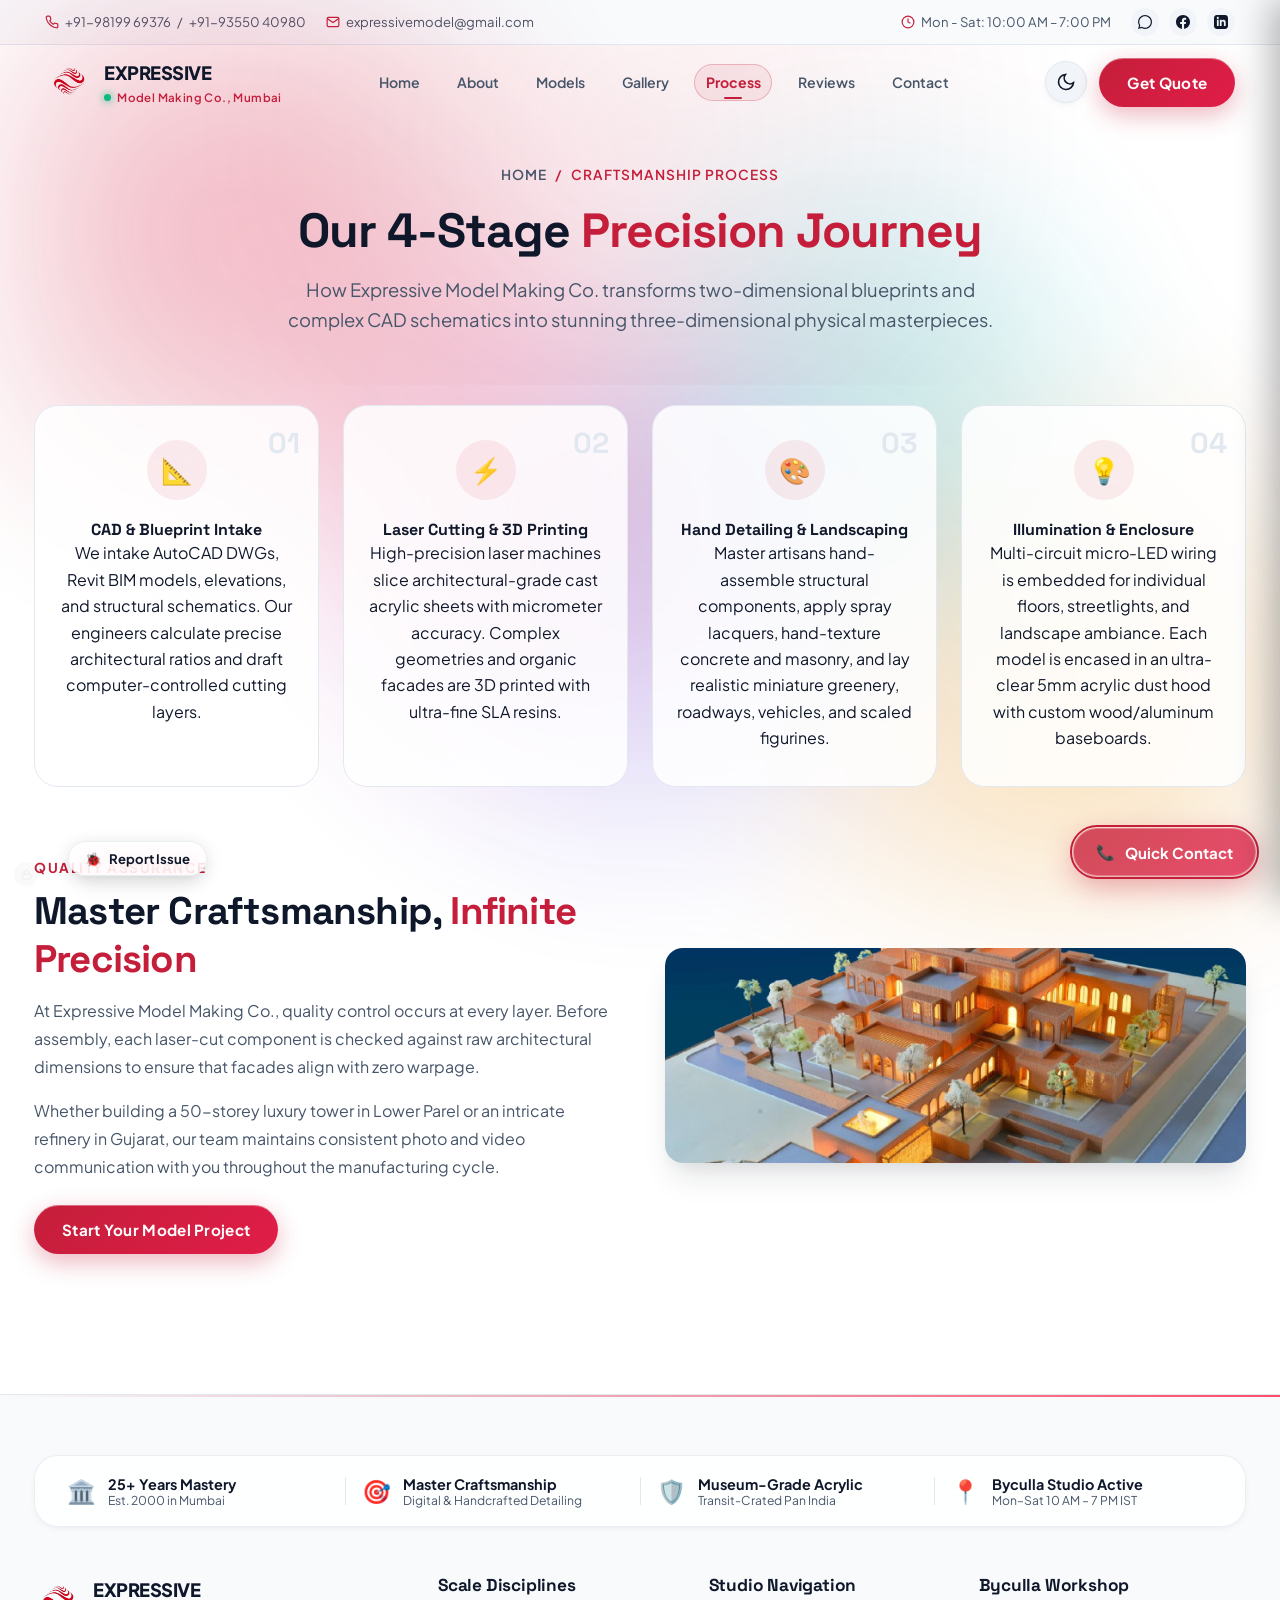
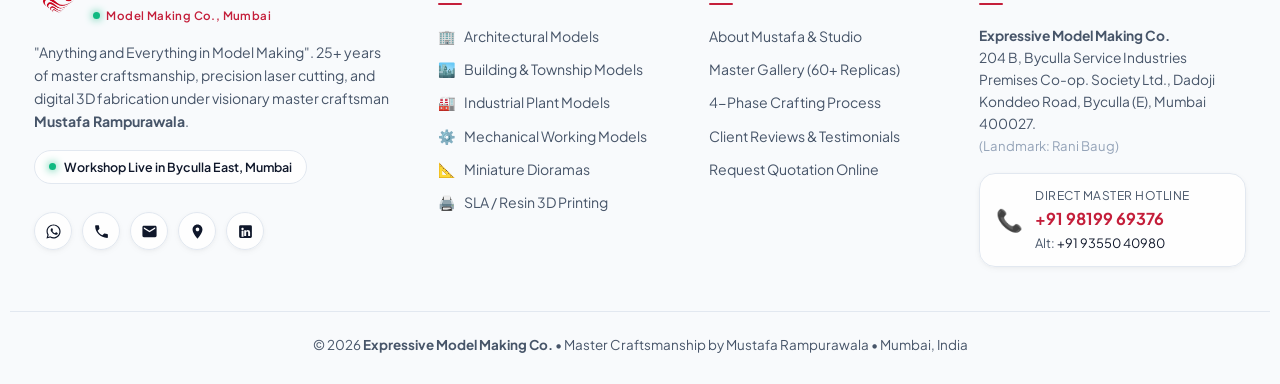
<file: process.html>
<!DOCTYPE html>
<html lang="en" data-theme="light">
<head>
  <meta charset="UTF-8">
  <meta name="viewport" content="width=device-width, initial-scale=1.0">
  <title>Craftsmanship Process | Expressive — Model Making Co., Mumbai</title>
  
  <meta name="description" content="Discover the 4-stage engineering and artisan craftsmanship workflow behind our architectural and industrial scale models in Mumbai.">
  
  <!-- Favicon -->
  <link rel="icon" type="image/png" href="Favicon.png">
  
  <!-- Stylesheet -->
  <link rel="stylesheet" href="style.css">
</head>
<body>

  <!-- MOVING FLUID AURORA BACKGROUND MESH -->
  <div class="moving-bg-mesh">
    <div class="moving-blob moving-blob-1"></div>
    <div class="moving-blob moving-blob-2"></div>
    <div class="moving-blob moving-blob-3"></div>
    <div class="moving-blob moving-blob-4"></div>
    <div class="moving-blob moving-blob-5"></div>
  </div>

  <!-- TOP INFORMATION BAR -->
  <div class="top-bar">
    <div class="container top-bar-inner">
      <div class="top-bar-left">
        <div class="top-item">
          <svg viewBox="0 0 24 24" fill="none" stroke="currentColor" stroke-width="2"><path d="M22 16.92v3a2 2 0 0 1-2.18 2 19.79 19.79 0 0 1-8.63-3.07 19.5 19.5 0 0 1-6-6 19.79 19.79 0 0 1-3.07-8.67A2 2 0 0 1 4.11 2h3a2 2 0 0 1 2 1.72 12.84 12.84 0 0 0 .7 2.81 2 2 0 0 1-.45 2.11L8.09 9.91a16 16 0 0 0 6 6l1.27-1.27a2 2 0 0 1 2.11-.45 12.84 12.84 0 0 0 2.81.7A2 2 0 0 1 22 16.92z"></path></svg>
          <a href="tel:9819969376">+91-98199 69376</a> / <a href="tel:9355040980">+91-93550 40980</a>
        </div>
        <div class="top-item">
          <svg viewBox="0 0 24 24" fill="none" stroke="currentColor" stroke-width="2"><path d="M4 4h16c1.1 0 2 .9 2 2v12c0 1.1-.9 2-2 2H4c-1.1 0-2-.9-2-2V6c0-1.1.9-2 2-2z"></path><polyline points="22,6 12,13 2,6"></polyline></svg>
          <a href="mailto:expressivemodel@gmail.com">expressivemodel@gmail.com</a>
        </div>
      </div>
      <div class="top-bar-right">
        <div class="top-item">
          <svg viewBox="0 0 24 24" fill="none" stroke="currentColor" stroke-width="2"><circle cx="12" cy="12" r="10"></circle><polyline points="12 6 12 12 16 14"></polyline></svg>
          <span>Mon - Sat: 10:00 AM – 7:00 PM</span>
        </div>
        <div class="top-social">
          <a href="https://api.whatsapp.com/send?phone=919819969376" target="_blank" title="WhatsApp"><svg width="14" height="14" viewBox="0 0 24 24" fill="currentColor"><path d="M.057 24l1.687-6.163c-1.041-1.804-1.588-3.849-1.587-5.946.003-6.556 5.338-11.891 11.893-11.891 3.181.001 6.167 1.24 8.413 3.488 2.245 2.248 3.481 5.236 3.48 8.414-.003 6.557-5.338 11.892-11.893 11.892-1.99-.001-3.951-.5-5.688-1.448l-6.305 1.654zm6.597-3.807c1.676.995 3.276 1.591 5.392 1.592 5.448 0 9.886-4.434 9.889-9.885.002-5.462-4.415-9.89-9.881-9.892-5.452 0-9.887 4.434-9.889 9.884-.001 2.225.651 3.891 1.746 5.634l-.999 3.648 3.742-.981z"/></svg></a>
          <a href="https://www.facebook.com/mustafa.rampurawala.52" target="_blank" title="Facebook"><svg width="14" height="14" viewBox="0 0 24 24" fill="currentColor"><path d="M24 12.073c0-6.627-5.373-12-12-12s-12 5.373-12 12c0 5.99 4.388 10.954 10.125 11.854v-8.385H7.078v-3.47h3.047V9.43c0-3.007 1.792-4.669 4.533-4.669 1.312 0 2.686.235 2.686.235v2.953H15.83c-1.491 0-1.956.925-1.956 1.874v2.25h3.328l-.532 3.47h-2.796v8.385C19.612 23.027 24 18.062 24 12.073z"/></svg></a>
          <a href="https://www.linkedin.com/in/mustafa-rampurawala-2a267145/" target="_blank" title="LinkedIn"><svg width="14" height="14" viewBox="0 0 24 24" fill="currentColor"><path d="M19 0h-14c-2.761 0-5 2.239-5 5v14c0 2.761 2.239 5 5 5h14c2.762 0 5-2.239 5-5v-14c0-2.761-2.238-5-5-5zm-11 19h-3v-11h3v11zm-1.5-12.268c-.966 0-1.75-.79-1.75-1.764s.784-1.764 1.75-1.764 1.75.79 1.75 1.764-.783 1.764-1.75 1.764zm13.5 12.268h-3v-5.604c0-3.368-4-3.113-4 0v5.604h-3v-11h3v1.765c1.396-2.586 7-2.777 7 2.476v6.759z"/></svg></a>
        </div>
      </div>
    </div>
  </div>

  <!-- STICKY NAVBAR -->
  <header class="header-nav" id="headerNav">
    <div class="container nav-container">
      <a href="index" class="brand-logo">
        <img src="Company_Logo_Navigation_Bar.png" alt="Expressive Model Making Logo Emblem">
        <div class="brand-text">
          <span class="brand-title">Expressive</span>
          <span class="brand-tagline">Model Making Co., Mumbai</span>
        </div>
      </a>

      <ul class="nav-links">
        <li><a href="index" class="nav-link">Home</a></li>
        <li><a href="about" class="nav-link">About</a></li>
        <li><a href="models" class="nav-link">Models</a></li>
        <li><a href="gallery" class="nav-link">Gallery</a></li>
        <li><a href="process" class="nav-link active">Process</a></li>
        <li><a href="reviews" class="nav-link">Reviews</a></li>
        <li><a href="contact" class="nav-link">Contact</a></li>
      </ul>

      <div class="nav-actions">
        <button class="theme-toggle-btn" id="themeToggleBtn" title="Toggle Theme" aria-label="Toggle Theme">
          <svg viewBox="0 0 24 24" fill="none" stroke="currentColor" stroke-width="2"><path d="M21 12.79A9 9 0 1 1 11.21 3 7 7 0 0 0 21 12.79z"></path></svg>
        </button>
        <a href="contact" class="btn-primary btn-bloat">
          <span>Get Quote</span>
        </a>
        <button class="mobile-menu-toggle" id="mobileMenuToggle" aria-label="Toggle Menu">
          <span></span><span></span><span></span>
        </button>
      </div>
    </div>
  </header>

  <!-- MOBILE DRAWER -->
  <div class="drawer-backdrop" id="drawerBackdrop"></div>
  <div class="mobile-drawer" id="mobileDrawer">
    <div class="drawer-header">
      <div class="brand-logo">
        <img src="Company_Logo_Navigation_Bar.png" alt="Logo" style="height:36px;">
        <div class="brand-text">
          <span class="brand-title" style="font-size:1rem;">Expressive</span>
          <span class="brand-tagline" style="font-size:0.75rem;">Model Making Co., Mumbai</span>
        </div>
      </div>
      <button class="drawer-close" id="drawerClose" aria-label="Close Navigation Drawer">&times;</button>
    </div>
    <div class="drawer-theme-row">
      <button type="button" class="drawer-theme-btn theme-toggle-btn" id="themeToggleDrawerBtn" aria-label="Toggle Theme">
        <div class="drawer-theme-left">
          <span class="theme-icon-wrap">
            <svg viewBox="0 0 24 24" fill="none" stroke="currentColor" stroke-width="2"><path d="M21 12.79A9 9 0 1 1 11.21 3 7 7 0 0 0 21 12.79z"></path></svg>
          </span>
          <span class="theme-mode-label">Dark Theme</span>
        </div>
        <div class="theme-switch-track" aria-hidden="true">
          <div class="theme-switch-thumb"></div>
        </div>
      </button>
    </div>
    <ul class="drawer-links">
      <li><a href="index">Home</a></li>
      <li><a href="about">About Us</a></li>
      <li><a href="models">Models & Services</a></li>
      <li><a href="gallery">Project Gallery</a></li>
      <li><a href="process">Craftsmanship Process</a></li>
      <li><a href="reviews">Client Reviews</a></li>
      <li><a href="contact">Contact Us</a></li>
    </ul>
    <div class="drawer-footer-actions">
      <a href="tel:9819969376" class="btn-primary btn-bloat" style="width:100%; text-align:center;">📞 Call +91 98199 69376</a>
      <a href="https://api.whatsapp.com/send?phone=919819969376" target="_blank" class="btn-secondary" style="width:100%; text-align:center;">💬 WhatsApp Us</a>
      <a href="mailto:expressivemodel@gmail.com" class="btn-email-action" style="width:100%; text-align:center;">✉️ Email Studio</a>
    </div>
  </div>

  <!-- PAGE HERO -->
  <section class="page-hero">
    <div class="container">
      <div class="breadcrumb-trail">
        <a href="index">Home</a> / <span>Craftsmanship Process</span>
      </div>
      <h1 class="page-hero-title">Our 4-Stage <span>Precision Journey</span></h1>
      <p class="page-hero-subtitle">
        How Expressive Model Making Co. transforms two-dimensional blueprints and complex CAD schematics into stunning three-dimensional physical masterpieces.
      </p>
    </div>
  </section>

  <!-- PROCESS CARDS -->
  <section class="section" style="padding-top:20px;">
    <div class="container">
      <div class="process-grid">
        <div class="process-step-card">
          <span class="step-number">01</span>
          <div class="step-icon">📐</div>
          <h4>CAD & Blueprint Intake</h4>
          <p>
            We intake AutoCAD DWGs, Revit BIM models, elevations, and structural schematics. Our engineers calculate precise architectural ratios and draft computer-controlled cutting layers.
          </p>
        </div>

        <div class="process-step-card">
          <span class="step-number">02</span>
          <div class="step-icon">⚡</div>
          <h4>Laser Cutting & 3D Printing</h4>
          <p>
            High-precision laser machines slice architectural-grade cast acrylic sheets with micrometer accuracy. Complex geometries and organic facades are 3D printed with ultra-fine SLA resins.
          </p>
        </div>

        <div class="process-step-card">
          <span class="step-number">03</span>
          <div class="step-icon">🎨</div>
          <h4>Hand Detailing & Landscaping</h4>
          <p>
            Master artisans hand-assemble structural components, apply spray lacquers, hand-texture concrete and masonry, and lay realistic miniature greenery, roadways, vehicles, and scaled figurines.
          </p>
        </div>

        <div class="process-step-card">
          <span class="step-number">04</span>
          <div class="step-icon">💡</div>
          <h4>Illumination & Enclosure</h4>
          <p>
            Multi-circuit micro-LED wiring is embedded for individual floors, streetlights, and landscape ambiance. Each model is encased in an ultra-clear 5mm acrylic dust hood with custom wood/aluminum baseboards.
          </p>
        </div>
      </div>

      <!-- Process In-Depth Explanation with Images -->
      <div style="margin-top:70px; display:grid; grid-template-columns:1fr 1fr; gap:50px; align-items:center;">
        <div>
          <span class="section-tagline">Quality Assurance</span>
          <h2 class="section-title">Master Craftsmanship, <span>Infinite Precision</span></h2>
          <p style="color:var(--text-muted); line-height:1.75; margin-bottom:16px;">
            At Expressive Model Making Co., quality control occurs at every layer. Before assembly, each laser-cut component is checked against raw architectural dimensions to ensure that facades align with zero warpage.
          </p>
          <p style="color:var(--text-muted); line-height:1.75; margin-bottom:24px;">
            Whether building a 50-storey luxury tower in Lower Parel or an intricate refinery in Gujarat, our team maintains consistent photo and video communication with you throughout the manufacturing cycle.
          </p>
          <a href="contact" class="btn-primary btn-bloat">
            <span>Start Your Model Project</span>
          </a>
        </div>
        <div>
          <img src="client_banner4.png" alt="Illuminated Heritage Courtyard Palace Model with Jali Lattice Detailing — Expressive Model Making Co. Mumbai" style="border-radius:18px; box-shadow:var(--shadow-lg); width:100%; object-fit:cover;">
        </div>
      </div>
    </div>
  </section>

  <!-- MASTER ARCHITECTURAL FOOTER -->
  <footer class="site-footer">
    <!-- Top Animated Laser Accent Line -->
    <div class="footer-top-accent"></div>

    <!-- Trust / Specification Strip -->
    <div class="container footer-trust-container">
      <div class="footer-trust-strip">
        <div class="trust-strip-item">
          <span class="trust-strip-icon">🏛️</span>
          <div>
            <strong>25+ Years Mastery</strong>
            <small>Est. 2000 in Mumbai</small>
          </div>
        </div>
        <div class="trust-strip-divider"></div>
        <div class="trust-strip-item">
          <span class="trust-strip-icon">🎯</span>
          <div>
            <strong>Master Craftsmanship</strong>
            <small>Digital & Handcrafted Detailing</small>
          </div>
        </div>
        <div class="trust-strip-divider"></div>
        <div class="trust-strip-item">
          <span class="trust-strip-icon">🛡️</span>
          <div>
            <strong>Museum-Grade Acrylic</strong>
            <small>Transit-Crated Pan India</small>
          </div>
        </div>
        <div class="trust-strip-divider"></div>
        <div class="trust-strip-item">
          <span class="trust-strip-icon">📍</span>
          <div>
            <strong>Byculla Studio Active</strong>
            <small>Mon–Sat 10 AM – 7 PM IST</small>
          </div>
        </div>
      </div>
    </div>

    <!-- Main Footer Grid -->
    <div class="container footer-grid">
      <!-- Col 1: Studio Brand & Identity -->
      <div class="footer-col footer-col-brand">
        <a href="index" class="brand-logo" style="margin-bottom:16px;">
          <img src="Company_Logo_Navigation_Bar.png" alt="Expressive Model Making Logo" style="height:44px;">
          <div class="brand-text">
            <span class="brand-title">Expressive</span>
            <span class="brand-tagline">Model Making Co., Mumbai</span>
          </div>
        </a>
        <p class="footer-desc">
          "Anything and Everything in Model Making". 25+ years of master craftsmanship, precision laser cutting, and digital 3D fabrication under visionary master craftsman <strong>Mustafa Rampurawala</strong>.
        </p>
        <div class="footer-status-card">
          <span class="footer-live-dot"></span>
          <span>Workshop Live in Byculla East, Mumbai</span>
        </div>
        <div class="footer-social-circles">
          <a href="https://api.whatsapp.com/send?phone=919819969376" target="_blank" rel="noopener noreferrer" class="footer-circle-btn btn-wa" title="Chat on WhatsApp (+91-98199 69376)" aria-label="WhatsApp">
            <svg viewBox="0 0 24 24"><path d="M12.04 2C6.58 2 2.13 6.45 2.13 11.91C2.13 13.66 2.59 15.36 3.45 16.86L2.05 22L7.3 20.62C8.75 21.41 10.38 21.83 12.04 21.83C17.5 21.83 21.95 17.38 21.95 11.92C21.95 9.27 20.92 6.78 19.05 4.91C17.18 3.03 14.69 2 12.04 2M12.05 3.67C14.25 3.67 16.31 4.53 17.87 6.09C19.42 7.65 20.28 9.72 20.28 11.92C20.28 16.46 16.58 20.15 12.04 20.15C10.56 20.15 9.11 19.76 7.85 19.01L7.55 18.83L4.43 19.65L5.26 16.61L5.06 16.29C4.24 14.99 3.8 13.47 3.8 11.91C3.81 7.37 7.5 3.67 12.05 3.67M9.53 7.35C9.36 7.35 9.09 7.41 8.86 7.66C8.63 7.91 8 8.5 8 9.71C8 10.92 8.89 12.09 9.01 12.25C9.13 12.41 10.75 14.91 13.22 15.97C15.27 16.85 15.69 16.67 16.14 16.63C16.59 16.59 17.59 16.03 17.8 15.45C18.01 14.86 18.01 14.36 17.95 14.25C17.89 14.15 17.72 14.09 17.47 13.96C17.22 13.84 15.99 13.23 15.76 13.15C15.53 13.06 15.37 13.02 15.2 13.27C15.04 13.51 14.57 14.09 14.42 14.25C14.28 14.42 14.14 14.44 13.89 14.31C13.64 14.19 12.84 13.93 11.89 13.08C11.15 12.42 10.65 11.61 10.5 11.36C10.36 11.12 10.49 10.98 10.61 10.86C10.72 10.75 10.86 10.57 10.98 10.42C11.11 10.28 11.15 10.17 11.23 10.01C11.31 9.84 11.27 9.7 11.21 9.57C11.15 9.45 10.68 8.3 10.49 7.82C10.29 7.37 10.1 7.42 9.94 7.41C9.8 7.4 9.66 7.35 9.53 7.35Z"/></svg>
          </a>
          <a href="tel:9819969376" class="footer-circle-btn btn-tel" title="Call Workshop (+91-98199 69376)" aria-label="Phone">
            <svg viewBox="0 0 24 24"><path d="M6.62 10.79c1.44 2.83 3.76 5.14 6.59 6.59l2.2-2.2c.27-.27.67-.36 1.02-.24 1.12.37 2.33.57 3.57.57.55 0 1 .45 1 1V20c0 .55-.45 1-1 1-9.39 0-17-7.61-17-17 0-.55.45-1 1-1h3.5c.55 0 1 .45 1 1 0 1.25.2 2.45.57 3.57.11.35.03.74-.25 1.02l-2.2 2.2z"/></svg>
          </a>
          <a href="mailto:expressivemodel@gmail.com" class="footer-circle-btn btn-mail" title="Email Studio" aria-label="Email" data-action="send-email">
            <svg viewBox="0 0 24 24"><path d="M20 4H4c-1.1 0-1.99.9-1.99 2L2 18c0 1.1.9 2 2 2h16c1.1 0 2-.9 2-2V6c0-1.1-.9-2-2-2zm0 4l-8 5-8-5V6l8 5 8-5v2z"/></svg>
          </a>
          <a href="https://www.google.com/maps/place/EXPRESSIVE+MODEL+MAKING+CO+%7C+Best+3D+Printing+Services+in+Mumbai+%7C+Building+Model+Making+in+Mumbai/@18.9807825,72.8340863,17z/data=!4m6!3m5!1s0x3be7ce5a105cc429:0x3cf7e53ce4df2c72!8m2!3d18.9807774!4d72.8366666!16s%2Fg%2F11c1xh_qb0" target="_blank" rel="noopener noreferrer" class="footer-circle-btn btn-map" title="View Studio on Google Maps" aria-label="Location">
            <svg viewBox="0 0 24 24"><path d="M12 2C8.13 2 5 5.13 5 9c0 5.25 7 13 7 13s7-7.75 7-13c0-3.87-3.13-7-7-7zm0 9.5c-1.38 0-2.5-1.12-2.5-2.5s1.12-2.5 2.5-2.5 2.5 1.12 2.5 2.5-1.12 2.5-2.5 2.5z"/></svg>
          </a>
          <a href="https://www.linkedin.com/in/mustafa-rampurawala-2a267145/" target="_blank" rel="noopener noreferrer" class="footer-circle-btn btn-in" title="LinkedIn Profile" aria-label="LinkedIn">
            <svg viewBox="0 0 24 24"><path d="M19 3a2 2 0 0 1 2 2v14a2 2 0 0 1-2 2H5a2 2 0 0 1-2-2V5a2 2 0 0 1 2-2h14m-.5 15.5v-5.3a3.26 3.26 0 0 0-3.26-3.26c-.85 0-1.84.52-2.28 1.3v-1.11h-2.79v8.37h2.79v-4.93c0-.77.62-1.4 1.39-1.4a1.4 1.4 0 0 1 1.4 1.4v4.93h2.75M6.46 10.9v8.37H9.2V10.9H6.46M7.83 6.64c-.95 0-1.71.76-1.71 1.71 0 .94.76 1.71 1.71 1.71.94 0 1.71-.77 1.71-1.71 0-.95-.77-1.71-1.71-1.71z"/></svg>
          </a>
        </div>
      </div>

      <!-- Col 2: Model Disciplines -->
      <div class="footer-col">
        <h4>Scale Disciplines</h4>
        <ul class="footer-links">
          <li><a href="models.html#architectural"><span>🏢</span> Architectural Models</a></li>
          <li><a href="models.html#building"><span>🏙️</span> Building & Township Models</a></li>
          <li><a href="models.html#plant"><span>🏭</span> Industrial Plant Models</a></li>
          <li><a href="models.html#machine"><span>⚙️</span> Mechanical Working Models</a></li>
          <li><a href="models.html#miniature"><span>📐</span> Miniature Dioramas</a></li>
          <li><a href="models.html#3dprinting"><span>🖨️</span> SLA / Resin 3D Printing</a></li>
        </ul>
      </div>

      <!-- Col 3: Navigation & Staff Portal -->
      <div class="footer-col">
        <h4>Studio Navigation</h4>
        <ul class="footer-links">
          <li><a href="about">About Mustafa & Studio</a></li>
          <li><a href="gallery">Master Gallery (60+ Replicas)</a></li>
          <li><a href="process">4-Phase Crafting Process</a></li>
          <li><a href="reviews">Client Reviews & Testimonials</a></li>
          <li><a href="contact">Request Quotation Online</a></li>
        </ul>
      </div>

      <!-- Col 4: Workshop & Physical Contact -->
      <div class="footer-col footer-col-contact">
        <h4>Byculla Workshop</h4>
        <p class="footer-contact-address">
          <strong>Expressive Model Making Co.</strong><br>
          204 B, Byculla Service Industries Premises Co-op. Society Ltd., Dadoji Konddeo Road, Byculla (E), Mumbai 400027.<br>
          <span style="font-size:0.82rem; color:var(--text-light);">(Landmark: Rani Baug)</span>
        </p>
        <div class="footer-hotline-card">
          <div class="hotline-icon">📞</div>
          <div>
            <div style="font-size:0.75rem; color:var(--text-muted); text-transform:uppercase; letter-spacing:0.5px;">Direct Master Hotline</div>
            <a href="tel:9819969376" style="font-weight:700; font-size:1.02rem; color:var(--primary);">+91 98199 69376</a>
            <div style="font-size:0.8rem; color:var(--text-muted);">Alt: <a href="tel:9355040980" style="color:var(--text-main);">+91 93550 40980</a></div>
          </div>
        </div>
      </div>
    </div>

    <!-- Footer Bottom Bar -->
    <div class="container footer-bottom">
      <div class="footer-bottom-left">
        <p>© 2026 <strong>Expressive Model Making Co.</strong> • Master Craftsmanship by Mustafa Rampurawala • Mumbai, India</p>
      </div>
    </div>
  </footer>

  <!-- FLOATING ADMIN BUTTON (BOTTOM-LEFT) -->
  <a href="admin" class="floating-admin-btn" title="Staff Gateway" aria-label="Staff Gateway"><svg width="12" height="12" viewBox="0 0 24 24" fill="none" stroke="currentColor" stroke-width="2"><rect x="3" y="11" width="18" height="11" rx="2" ry="2"></rect><path d="M7 11V7a5 5 0 0 1 10 0v4"></path></svg></a>

  <!-- FLOATING BACK TO TOP (BOTTOM-RIGHT) -->
  <button type="button" class="floating-back-to-top" id="backToTopBtn" title="Back to Top" aria-label="Back to Top">▲</button>

  <!-- FLOATING QUICK CONTACT (BOTTOM-RIGHT) -->
  <div class="floating-contact-wrapper">
    <button class="floating-contact-btn" id="floatingContactToggle" title="Contact Us" aria-label="Quick Contact Options">
      <span class="contact-pulse-ring"></span>
      <span class="contact-icon">📞</span>
      <span class="contact-label">Quick Contact</span>
    </button>
    <div class="floating-contact-menu" id="floatingContactMenu">
      <a href="https://api.whatsapp.com/send?phone=919819969376" target="_blank" class="contact-menu-item whatsapp-item">
        <span class="menu-icon">💬</span>
        <div>
          <strong>WhatsApp Chat</strong>
          <small>+91-98199 69376</small>
        </div>
      </a>
      <a href="tel:9819969376" class="contact-menu-item phone-item">
        <span class="menu-icon">📞</span>
        <div>
          <strong>Call Studio</strong>
          <small>+91-98199 69376</small>
        </div>
      </a>
      <a href="contact" class="contact-menu-item quote-item">
        <span class="menu-icon">📝</span>
        <div>
          <strong>Request Quote</strong>
          <small>Online Form</small>
        </div>
      </a>
      <a href="mailto:expressivemodel@gmail.com" class="contact-menu-item email-item" data-action="send-email">
        <span class="menu-icon">✉️</span>
        <div>
          <strong>Email Studio</strong>
          <small>expressivemodel@gmail.com</small>
        </div>
      </a>
    </div>
  </div>

  <!-- MOBILE BOTTOM NAVIGATION BAR -->
  <nav class="mobile-bottom-nav" aria-label="Mobile Bottom Navigation">
    <a href="index" class="bottom-nav-item" data-page="index">
      <svg viewBox="0 0 24 24" fill="none" stroke="currentColor" stroke-width="2"><path d="M3 9l9-7 9 7v11a2 2 0 0 1-2 2H5a2 2 0 0 1-2-2z"></path><polyline points="9 22 9 12 15 12 15 22"></polyline></svg>
      <span>Home</span>
    </a>
    <a href="models" class="bottom-nav-item" data-page="models">
      <svg viewBox="0 0 24 24" fill="none" stroke="currentColor" stroke-width="2"><rect x="3" y="3" width="7" height="7"></rect><rect x="14" y="3" width="7" height="7"></rect><rect x="14" y="14" width="7" height="7"></rect><rect x="3" y="14" width="7" height="7"></rect></svg>
      <span>Models</span>
    </a>
    <a href="gallery" class="bottom-nav-item" data-page="gallery">
      <svg viewBox="0 0 24 24" fill="none" stroke="currentColor" stroke-width="2"><rect x="3" y="3" width="18" height="18" rx="2" ry="2"></rect><circle cx="8.5" cy="8.5" r="1.5"></circle><polyline points="21 15 16 10 5 21"></polyline></svg>
      <span>Gallery</span>
    </a>
    <a href="reviews" class="bottom-nav-item" data-page="reviews">
      <svg viewBox="0 0 24 24" fill="none" stroke="currentColor" stroke-width="2"><polygon points="12 2 15.09 8.26 22 9.27 17 14.14 18.18 21.02 12 17.77 5.82 21.02 7 14.14 2 9.27 8.91 8.26 12 2"></polygon></svg>
      <span>Reviews</span>
    </a>
    <a href="contact" class="bottom-nav-item" data-page="contact">
      <svg viewBox="0 0 24 24" fill="none" stroke="currentColor" stroke-width="2"><path d="M22 16.92v3a2 2 0 0 1-2.18 2 19.79 19.79 0 0 1-8.63-3.07 19.5 19.5 0 0 1-6-6 19.79 19.79 0 0 1-3.07-8.67A2 2 0 0 1 4.11 2h3a2 2 0 0 1 2 1.72 12.84 12.84 0 0 0 .7 2.81 2 2 0 0 1-.45 2.11L8.09 9.91a16 16 0 0 0 6 6l1.27-1.27a2 2 0 0 1 2.11-.45 12.84 12.84 0 0 0 2.81.7A2 2 0 0 1 22 16.92z"></path></svg>
      <span>Contact</span>
    </a>
  </nav>

  <script src="api.js"></script>
  <script src="app.js"></script>
</body>
</html>
</file>
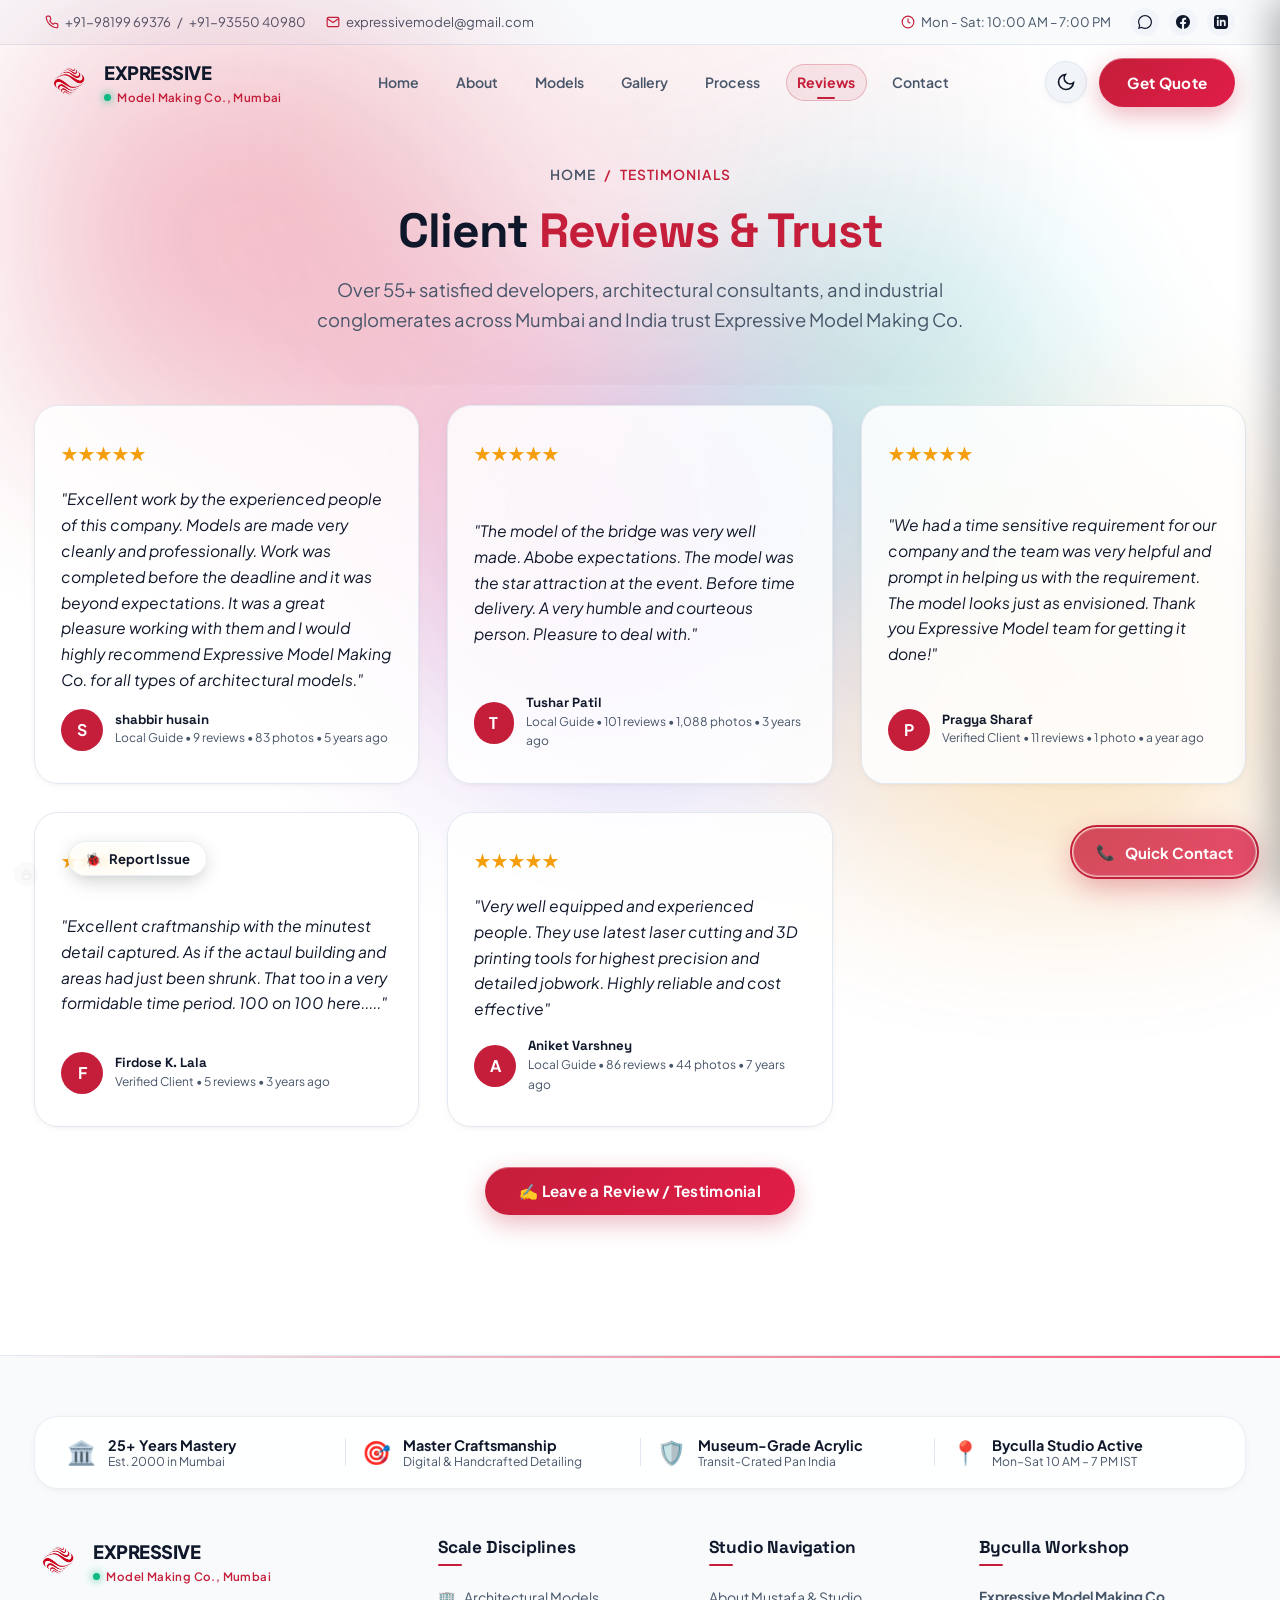
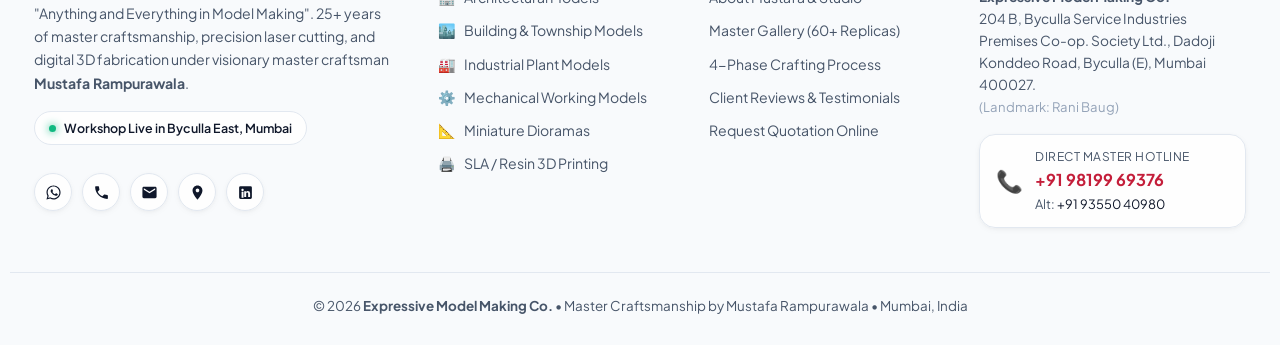
<file: reviews.html>
<!DOCTYPE html>
<html lang="en" data-theme="light">
<head>
  <meta charset="UTF-8">
  <meta name="viewport" content="width=device-width, initial-scale=1.0">
  <title>Client Reviews & Testimonials | Expressive — Model Making Co., Mumbai</title>
  
  <meta name="description" content="Read authentic reviews and client feedback from architects, developers, and corporate clients for Expressive Model Making Co. in Mumbai.">
  
  <!-- Favicon -->
  <link rel="icon" type="image/png" href="Favicon.png">
  
  <!-- Stylesheet -->
  <link rel="stylesheet" href="style.css">
</head>
<body>

  <!-- MOVING FLUID AURORA BACKGROUND MESH -->
  <div class="moving-bg-mesh">
    <div class="moving-blob moving-blob-1"></div>
    <div class="moving-blob moving-blob-2"></div>
    <div class="moving-blob moving-blob-3"></div>
    <div class="moving-blob moving-blob-4"></div>
    <div class="moving-blob moving-blob-5"></div>
  </div>

  <!-- TOP INFORMATION BAR -->
  <div class="top-bar">
    <div class="container top-bar-inner">
      <div class="top-bar-left">
        <div class="top-item">
          <svg viewBox="0 0 24 24" fill="none" stroke="currentColor" stroke-width="2"><path d="M22 16.92v3a2 2 0 0 1-2.18 2 19.79 19.79 0 0 1-8.63-3.07 19.5 19.5 0 0 1-6-6 19.79 19.79 0 0 1-3.07-8.67A2 2 0 0 1 4.11 2h3a2 2 0 0 1 2 1.72 12.84 12.84 0 0 0 .7 2.81 2 2 0 0 1-.45 2.11L8.09 9.91a16 16 0 0 0 6 6l1.27-1.27a2 2 0 0 1 2.11-.45 12.84 12.84 0 0 0 2.81.7A2 2 0 0 1 22 16.92z"></path></svg>
          <a href="tel:9819969376">+91-98199 69376</a> / <a href="tel:9355040980">+91-93550 40980</a>
        </div>
        <div class="top-item">
          <svg viewBox="0 0 24 24" fill="none" stroke="currentColor" stroke-width="2"><path d="M4 4h16c1.1 0 2 .9 2 2v12c0 1.1-.9 2-2 2H4c-1.1 0-2-.9-2-2V6c0-1.1.9-2 2-2z"></path><polyline points="22,6 12,13 2,6"></polyline></svg>
          <a href="mailto:expressivemodel@gmail.com">expressivemodel@gmail.com</a>
        </div>
      </div>
      <div class="top-bar-right">
        <div class="top-item">
          <svg viewBox="0 0 24 24" fill="none" stroke="currentColor" stroke-width="2"><circle cx="12" cy="12" r="10"></circle><polyline points="12 6 12 12 16 14"></polyline></svg>
          <span>Mon - Sat: 10:00 AM – 7:00 PM</span>
        </div>
        <div class="top-social">
          <a href="https://api.whatsapp.com/send?phone=919819969376" target="_blank" title="WhatsApp"><svg width="14" height="14" viewBox="0 0 24 24" fill="currentColor"><path d="M.057 24l1.687-6.163c-1.041-1.804-1.588-3.849-1.587-5.946.003-6.556 5.338-11.891 11.893-11.891 3.181.001 6.167 1.24 8.413 3.488 2.245 2.248 3.481 5.236 3.48 8.414-.003 6.557-5.338 11.892-11.893 11.892-1.99-.001-3.951-.5-5.688-1.448l-6.305 1.654zm6.597-3.807c1.676.995 3.276 1.591 5.392 1.592 5.448 0 9.886-4.434 9.889-9.885.002-5.462-4.415-9.89-9.881-9.892-5.452 0-9.887 4.434-9.889 9.884-.001 2.225.651 3.891 1.746 5.634l-.999 3.648 3.742-.981z"/></svg></a>
          <a href="https://www.facebook.com/mustafa.rampurawala.52" target="_blank" title="Facebook"><svg width="14" height="14" viewBox="0 0 24 24" fill="currentColor"><path d="M24 12.073c0-6.627-5.373-12-12-12s-12 5.373-12 12c0 5.99 4.388 10.954 10.125 11.854v-8.385H7.078v-3.47h3.047V9.43c0-3.007 1.792-4.669 4.533-4.669 1.312 0 2.686.235 2.686.235v2.953H15.83c-1.491 0-1.956.925-1.956 1.874v2.25h3.328l-.532 3.47h-2.796v8.385C19.612 23.027 24 18.062 24 12.073z"/></svg></a>
          <a href="https://www.linkedin.com/in/mustafa-rampurawala-2a267145/" target="_blank" title="LinkedIn"><svg width="14" height="14" viewBox="0 0 24 24" fill="currentColor"><path d="M19 0h-14c-2.761 0-5 2.239-5 5v14c0 2.761 2.239 5 5 5h14c2.762 0 5-2.239 5-5v-14c0-2.761-2.238-5-5-5zm-11 19h-3v-11h3v11zm-1.5-12.268c-.966 0-1.75-.79-1.75-1.764s.784-1.764 1.75-1.764 1.75.79 1.75 1.764-.783 1.764-1.75 1.764zm13.5 12.268h-3v-5.604c0-3.368-4-3.113-4 0v5.604h-3v-11h3v1.765c1.396-2.586 7-2.777 7 2.476v6.759z"/></svg></a>
        </div>
      </div>
    </div>
  </div>

  <!-- STICKY NAVBAR -->
  <header class="header-nav" id="headerNav">
    <div class="container nav-container">
      <a href="index" class="brand-logo">
        <img src="Company_Logo_Navigation_Bar.png" alt="Expressive Model Making Logo Emblem">
        <div class="brand-text">
          <span class="brand-title">Expressive</span>
          <span class="brand-tagline">Model Making Co., Mumbai</span>
        </div>
      </a>

      <ul class="nav-links">
        <li><a href="index" class="nav-link">Home</a></li>
        <li><a href="about" class="nav-link">About</a></li>
        <li><a href="models" class="nav-link">Models</a></li>
        <li><a href="gallery" class="nav-link">Gallery</a></li>
        <li><a href="process" class="nav-link">Process</a></li>
        <li><a href="reviews" class="nav-link active">Reviews</a></li>
        <li><a href="contact" class="nav-link">Contact</a></li>
      </ul>

      <div class="nav-actions">
        <button class="theme-toggle-btn" id="themeToggleBtn" title="Toggle Theme" aria-label="Toggle Theme">
          <svg viewBox="0 0 24 24" fill="none" stroke="currentColor" stroke-width="2"><path d="M21 12.79A9 9 0 1 1 11.21 3 7 7 0 0 0 21 12.79z"></path></svg>
        </button>
        <a href="contact" class="btn-primary btn-bloat">
          <span>Get Quote</span>
        </a>
        <button class="mobile-menu-toggle" id="mobileMenuToggle" aria-label="Toggle Menu">
          <span></span><span></span><span></span>
        </button>
      </div>
    </div>
  </header>

  <!-- MOBILE DRAWER -->
  <div class="drawer-backdrop" id="drawerBackdrop"></div>
  <div class="mobile-drawer" id="mobileDrawer">
    <div class="drawer-header">
      <div class="brand-logo">
        <img src="Company_Logo_Navigation_Bar.png" alt="Logo" style="height:36px;">
        <div class="brand-text">
          <span class="brand-title" style="font-size:1rem;">Expressive</span>
          <span class="brand-tagline" style="font-size:0.75rem;">Model Making Co., Mumbai</span>
        </div>
      </div>
      <button class="drawer-close" id="drawerClose" aria-label="Close Navigation Drawer">&times;</button>
    </div>
    <div class="drawer-theme-row">
      <button type="button" class="drawer-theme-btn theme-toggle-btn" id="themeToggleDrawerBtn" aria-label="Toggle Theme">
        <div class="drawer-theme-left">
          <span class="theme-icon-wrap">
            <svg viewBox="0 0 24 24" fill="none" stroke="currentColor" stroke-width="2"><path d="M21 12.79A9 9 0 1 1 11.21 3 7 7 0 0 0 21 12.79z"></path></svg>
          </span>
          <span class="theme-mode-label">Dark Theme</span>
        </div>
        <div class="theme-switch-track" aria-hidden="true">
          <div class="theme-switch-thumb"></div>
        </div>
      </button>
    </div>
    <ul class="drawer-links">
      <li><a href="index">Home</a></li>
      <li><a href="about">About Us</a></li>
      <li><a href="models">Models & Services</a></li>
      <li><a href="gallery">Project Gallery</a></li>
      <li><a href="process">Craftsmanship Process</a></li>
      <li><a href="reviews">Client Reviews</a></li>
      <li><a href="contact">Contact Us</a></li>
    </ul>
    <div class="drawer-footer-actions">
      <a href="tel:9819969376" class="btn-primary btn-bloat" style="width:100%; text-align:center;">📞 Call +91 98199 69376</a>
      <a href="https://api.whatsapp.com/send?phone=919819969376" target="_blank" class="btn-secondary" style="width:100%; text-align:center;">💬 WhatsApp Us</a>
      <a href="mailto:expressivemodel@gmail.com" class="btn-email-action" style="width:100%; text-align:center;">✉️ Email Studio</a>
    </div>
  </div>

  <!-- PAGE HERO -->
  <section class="page-hero">
    <div class="container">
      <div class="breadcrumb-trail">
        <a href="index">Home</a> / <span>Testimonials</span>
      </div>
      <h1 class="page-hero-title">Client <span>Reviews & Trust</span></h1>
      <p class="page-hero-subtitle">
        Over 55+ satisfied developers, architectural consultants, and industrial conglomerates across Mumbai and India trust Expressive Model Making Co.
      </p>
    </div>
  </section>

  <!-- REVIEWS GRID & LEAVE REVIEW -->
  <section class="section" style="padding-top:20px;">
    <div class="container">
      <div class="feedback-grid" id="feedbackGrid">
        <div class="feedback-card">
          <div class="feedback-stars">★★★★★</div>
          <p class="feedback-quote">"Excellent work by the experienced people of this company. Models are made very cleanly and professionally. Work was completed before the deadline and it was beyond expectations. It was a great pleasure working with them and I would highly recommend Expressive Model Making Co. for all types of architectural models."</p>
          <div class="feedback-author">
            <div class="author-avatar-fallback">S</div>
            <div class="author-info">
              <h5>shabbir husain</h5>
              <p style="font-size:0.75rem; color:var(--text-muted);">Local Guide • 9 reviews • 83 photos • 5 years ago</p>
            </div>
          </div>
        </div>

        <div class="feedback-card">
          <div class="feedback-stars">★★★★★</div>
          <p class="feedback-quote">"The model of the bridge was very well made. Abobe expectations. The model was the star attraction at the event. Before time delivery. A very humble and courteous person. Pleasure to deal with."</p>
          <div class="feedback-author">
            <div class="author-avatar-fallback">T</div>
            <div class="author-info">
              <h5>Tushar Patil</h5>
              <p style="font-size:0.75rem; color:var(--text-muted);">Local Guide • 101 reviews • 1,088 photos • 3 years ago</p>
            </div>
          </div>
        </div>

        <div class="feedback-card">
          <div class="feedback-stars">★★★★★</div>
          <p class="feedback-quote">"We had a time sensitive requirement for our company and the team was very helpful and prompt in helping us with the requirement. The model looks just as envisioned. Thank you Expressive Model team for getting it done!"</p>
          <div class="feedback-author">
            <div class="author-avatar-fallback">P</div>
            <div class="author-info">
              <h5>Pragya Sharaf</h5>
              <p style="font-size:0.75rem; color:var(--text-muted);">Verified Client • 11 reviews • 1 photo • a year ago</p>
            </div>
          </div>
        </div>

        <div class="feedback-card">
          <div class="feedback-stars">★★★★★</div>
          <p class="feedback-quote">"Excellent craftmanship with the minutest detail captured. As if the actaul building and areas had just been shrunk. That too in a very formidable time period. 100 on 100 here....."</p>
          <div class="feedback-author">
            <div class="author-avatar-fallback">F</div>
            <div class="author-info">
              <h5>Firdose K. Lala</h5>
              <p style="font-size:0.75rem; color:var(--text-muted);">Verified Client • 5 reviews • 3 years ago</p>
            </div>
          </div>
        </div>

        <div class="feedback-card">
          <div class="feedback-stars">★★★★★</div>
          <p class="feedback-quote">"Very well equipped and experienced people. They use latest laser cutting and 3D printing tools for highest precision and detailed jobwork. Highly reliable and cost effective"</p>
          <div class="feedback-author">
            <div class="author-avatar-fallback">A</div>
            <div class="author-info">
              <h5>Aniket Varshney</h5>
              <p style="font-size:0.75rem; color:var(--text-muted);">Local Guide • 86 reviews • 44 photos • 7 years ago</p>
            </div>
          </div>
        </div>
      </div>

      <div style="text-align:center; margin-top:30px;">
        <button class="btn-primary btn-bloat" id="leaveReviewBtn" style="padding:14px 34px;">
          <span>✍ Leave a Review / Testimonial</span>
        </button>
      </div>
    </div>
  </section>

  <!-- LEAVE REVIEW MODAL -->
  <div class="admin-modal-overlay" id="reviewModal">
    <div class="admin-modal-box">
      <div class="admin-modal-header">
        <h3>Share Your Experience</h3>
        <button class="drawer-close" id="reviewModalClose">&times;</button>
      </div>
      <form id="reviewForm" style="display:flex; flex-direction:column; gap:16px;">
        <div class="form-group">
          <label for="revName">Your Name & Organization *</label>
          <input type="text" id="revName" required placeholder="e.g. Ar. Sunita Patil (Patil Architects)">
        </div>
        <div class="form-group">
          <label for="revRating">Rating</label>
          <select id="revRating">
            <option value="5">★★★★★ (5 Stars - Exceptional Craftsmanship)</option>
            <option value="4">★★★★☆ (4 Stars - Highly Satisfied)</option>
            <option value="3">★★★☆☆ (3 Stars - Satisfactory)</option>
          </select>
        </div>
        <div class="form-group">
          <label for="revComment">Your Testimonial *</label>
          <textarea id="revComment" rows="4" required placeholder="Share your experience with scale precision, detailing, lighting, and turnaround time..."></textarea>
        </div>
        <p id="reviewAlert" style="font-size:0.86rem; font-weight:600;"></p>
        <button type="submit" class="btn-primary btn-bloat" style="width:100%;">Submit Testimonial</button>
      </form>
    </div>
  </div>

  <!-- MASTER ARCHITECTURAL FOOTER -->
  <footer class="site-footer">
    <!-- Top Animated Laser Accent Line -->
    <div class="footer-top-accent"></div>

    <!-- Trust / Specification Strip -->
    <div class="container footer-trust-container">
      <div class="footer-trust-strip">
        <div class="trust-strip-item">
          <span class="trust-strip-icon">🏛️</span>
          <div>
            <strong>25+ Years Mastery</strong>
            <small>Est. 2000 in Mumbai</small>
          </div>
        </div>
        <div class="trust-strip-divider"></div>
        <div class="trust-strip-item">
          <span class="trust-strip-icon">🎯</span>
          <div>
            <strong>Master Craftsmanship</strong>
            <small>Digital & Handcrafted Detailing</small>
          </div>
        </div>
        <div class="trust-strip-divider"></div>
        <div class="trust-strip-item">
          <span class="trust-strip-icon">🛡️</span>
          <div>
            <strong>Museum-Grade Acrylic</strong>
            <small>Transit-Crated Pan India</small>
          </div>
        </div>
        <div class="trust-strip-divider"></div>
        <div class="trust-strip-item">
          <span class="trust-strip-icon">📍</span>
          <div>
            <strong>Byculla Studio Active</strong>
            <small>Mon–Sat 10 AM – 7 PM IST</small>
          </div>
        </div>
      </div>
    </div>

    <!-- Main Footer Grid -->
    <div class="container footer-grid">
      <!-- Col 1: Studio Brand & Identity -->
      <div class="footer-col footer-col-brand">
        <a href="index" class="brand-logo" style="margin-bottom:16px;">
          <img src="Company_Logo_Navigation_Bar.png" alt="Expressive Model Making Logo" style="height:44px;">
          <div class="brand-text">
            <span class="brand-title">Expressive</span>
            <span class="brand-tagline">Model Making Co., Mumbai</span>
          </div>
        </a>
        <p class="footer-desc">
          "Anything and Everything in Model Making". 25+ years of master craftsmanship, precision laser cutting, and digital 3D fabrication under visionary master craftsman <strong>Mustafa Rampurawala</strong>.
        </p>
        <div class="footer-status-card">
          <span class="footer-live-dot"></span>
          <span>Workshop Live in Byculla East, Mumbai</span>
        </div>
        <div class="footer-social-circles">
          <a href="https://api.whatsapp.com/send?phone=919819969376" target="_blank" rel="noopener noreferrer" class="footer-circle-btn btn-wa" title="Chat on WhatsApp (+91-98199 69376)" aria-label="WhatsApp">
            <svg viewBox="0 0 24 24"><path d="M12.04 2C6.58 2 2.13 6.45 2.13 11.91C2.13 13.66 2.59 15.36 3.45 16.86L2.05 22L7.3 20.62C8.75 21.41 10.38 21.83 12.04 21.83C17.5 21.83 21.95 17.38 21.95 11.92C21.95 9.27 20.92 6.78 19.05 4.91C17.18 3.03 14.69 2 12.04 2M12.05 3.67C14.25 3.67 16.31 4.53 17.87 6.09C19.42 7.65 20.28 9.72 20.28 11.92C20.28 16.46 16.58 20.15 12.04 20.15C10.56 20.15 9.11 19.76 7.85 19.01L7.55 18.83L4.43 19.65L5.26 16.61L5.06 16.29C4.24 14.99 3.8 13.47 3.8 11.91C3.81 7.37 7.5 3.67 12.05 3.67M9.53 7.35C9.36 7.35 9.09 7.41 8.86 7.66C8.63 7.91 8 8.5 8 9.71C8 10.92 8.89 12.09 9.01 12.25C9.13 12.41 10.75 14.91 13.22 15.97C15.27 16.85 15.69 16.67 16.14 16.63C16.59 16.59 17.59 16.03 17.8 15.45C18.01 14.86 18.01 14.36 17.95 14.25C17.89 14.15 17.72 14.09 17.47 13.96C17.22 13.84 15.99 13.23 15.76 13.15C15.53 13.06 15.37 13.02 15.2 13.27C15.04 13.51 14.57 14.09 14.42 14.25C14.28 14.42 14.14 14.44 13.89 14.31C13.64 14.19 12.84 13.93 11.89 13.08C11.15 12.42 10.65 11.61 10.5 11.36C10.36 11.12 10.49 10.98 10.61 10.86C10.72 10.75 10.86 10.57 10.98 10.42C11.11 10.28 11.15 10.17 11.23 10.01C11.31 9.84 11.27 9.7 11.21 9.57C11.15 9.45 10.68 8.3 10.49 7.82C10.29 7.37 10.1 7.42 9.94 7.41C9.8 7.4 9.66 7.35 9.53 7.35Z"/></svg>
          </a>
          <a href="tel:9819969376" class="footer-circle-btn btn-tel" title="Call Workshop (+91-98199 69376)" aria-label="Phone">
            <svg viewBox="0 0 24 24"><path d="M6.62 10.79c1.44 2.83 3.76 5.14 6.59 6.59l2.2-2.2c.27-.27.67-.36 1.02-.24 1.12.37 2.33.57 3.57.57.55 0 1 .45 1 1V20c0 .55-.45 1-1 1-9.39 0-17-7.61-17-17 0-.55.45-1 1-1h3.5c.55 0 1 .45 1 1 0 1.25.2 2.45.57 3.57.11.35.03.74-.25 1.02l-2.2 2.2z"/></svg>
          </a>
          <a href="mailto:expressivemodel@gmail.com" class="footer-circle-btn btn-mail" title="Email Studio" aria-label="Email" data-action="send-email">
            <svg viewBox="0 0 24 24"><path d="M20 4H4c-1.1 0-1.99.9-1.99 2L2 18c0 1.1.9 2 2 2h16c1.1 0 2-.9 2-2V6c0-1.1-.9-2-2-2zm0 4l-8 5-8-5V6l8 5 8-5v2z"/></svg>
          </a>
          <a href="https://www.google.com/maps/place/EXPRESSIVE+MODEL+MAKING+CO+%7C+Best+3D+Printing+Services+in+Mumbai+%7C+Building+Model+Making+in+Mumbai/@18.9807825,72.8340863,17z/data=!4m6!3m5!1s0x3be7ce5a105cc429:0x3cf7e53ce4df2c72!8m2!3d18.9807774!4d72.8366666!16s%2Fg%2F11c1xh_qb0" target="_blank" rel="noopener noreferrer" class="footer-circle-btn btn-map" title="View Studio on Google Maps" aria-label="Location">
            <svg viewBox="0 0 24 24"><path d="M12 2C8.13 2 5 5.13 5 9c0 5.25 7 13 7 13s7-7.75 7-13c0-3.87-3.13-7-7-7zm0 9.5c-1.38 0-2.5-1.12-2.5-2.5s1.12-2.5 2.5-2.5 2.5 1.12 2.5 2.5-1.12 2.5-2.5 2.5z"/></svg>
          </a>
          <a href="https://www.linkedin.com/in/mustafa-rampurawala-2a267145/" target="_blank" rel="noopener noreferrer" class="footer-circle-btn btn-in" title="LinkedIn Profile" aria-label="LinkedIn">
            <svg viewBox="0 0 24 24"><path d="M19 3a2 2 0 0 1 2 2v14a2 2 0 0 1-2 2H5a2 2 0 0 1-2-2V5a2 2 0 0 1 2-2h14m-.5 15.5v-5.3a3.26 3.26 0 0 0-3.26-3.26c-.85 0-1.84.52-2.28 1.3v-1.11h-2.79v8.37h2.79v-4.93c0-.77.62-1.4 1.39-1.4a1.4 1.4 0 0 1 1.4 1.4v4.93h2.75M6.46 10.9v8.37H9.2V10.9H6.46M7.83 6.64c-.95 0-1.71.76-1.71 1.71 0 .94.76 1.71 1.71 1.71.94 0 1.71-.77 1.71-1.71 0-.95-.77-1.71-1.71-1.71z"/></svg>
          </a>
        </div>
      </div>

      <!-- Col 2: Model Disciplines -->
      <div class="footer-col">
        <h4>Scale Disciplines</h4>
        <ul class="footer-links">
          <li><a href="models.html#architectural"><span>🏢</span> Architectural Models</a></li>
          <li><a href="models.html#building"><span>🏙️</span> Building & Township Models</a></li>
          <li><a href="models.html#plant"><span>🏭</span> Industrial Plant Models</a></li>
          <li><a href="models.html#machine"><span>⚙️</span> Mechanical Working Models</a></li>
          <li><a href="models.html#miniature"><span>📐</span> Miniature Dioramas</a></li>
          <li><a href="models.html#3dprinting"><span>🖨️</span> SLA / Resin 3D Printing</a></li>
        </ul>
      </div>

      <!-- Col 3: Navigation & Staff Portal -->
      <div class="footer-col">
        <h4>Studio Navigation</h4>
        <ul class="footer-links">
          <li><a href="about">About Mustafa & Studio</a></li>
          <li><a href="gallery">Master Gallery (60+ Replicas)</a></li>
          <li><a href="process">4-Phase Crafting Process</a></li>
          <li><a href="reviews">Client Reviews & Testimonials</a></li>
          <li><a href="contact">Request Quotation Online</a></li>
        </ul>
      </div>

      <!-- Col 4: Workshop & Physical Contact -->
      <div class="footer-col footer-col-contact">
        <h4>Byculla Workshop</h4>
        <p class="footer-contact-address">
          <strong>Expressive Model Making Co.</strong><br>
          204 B, Byculla Service Industries Premises Co-op. Society Ltd., Dadoji Konddeo Road, Byculla (E), Mumbai 400027.<br>
          <span style="font-size:0.82rem; color:var(--text-light);">(Landmark: Rani Baug)</span>
        </p>
        <div class="footer-hotline-card">
          <div class="hotline-icon">📞</div>
          <div>
            <div style="font-size:0.75rem; color:var(--text-muted); text-transform:uppercase; letter-spacing:0.5px;">Direct Master Hotline</div>
            <a href="tel:9819969376" style="font-weight:700; font-size:1.02rem; color:var(--primary);">+91 98199 69376</a>
            <div style="font-size:0.8rem; color:var(--text-muted);">Alt: <a href="tel:9355040980" style="color:var(--text-main);">+91 93550 40980</a></div>
          </div>
        </div>
      </div>
    </div>

    <!-- Footer Bottom Bar -->
    <div class="container footer-bottom">
      <div class="footer-bottom-left">
        <p>© 2026 <strong>Expressive Model Making Co.</strong> • Master Craftsmanship by Mustafa Rampurawala • Mumbai, India</p>
      </div>
    </div>
  </footer>

  <!-- FLOATING ADMIN BUTTON (BOTTOM-LEFT) -->
  <a href="admin" class="floating-admin-btn" title="Staff Gateway" aria-label="Staff Gateway"><svg width="12" height="12" viewBox="0 0 24 24" fill="none" stroke="currentColor" stroke-width="2"><rect x="3" y="11" width="18" height="11" rx="2" ry="2"></rect><path d="M7 11V7a5 5 0 0 1 10 0v4"></path></svg></a>

  <!-- FLOATING BACK TO TOP (BOTTOM-RIGHT) -->
  <button type="button" class="floating-back-to-top" id="backToTopBtn" title="Back to Top" aria-label="Back to Top">▲</button>

  <!-- FLOATING QUICK CONTACT (BOTTOM-RIGHT) -->
  <div class="floating-contact-wrapper">
    <button class="floating-contact-btn" id="floatingContactToggle" title="Contact Us" aria-label="Quick Contact Options">
      <span class="contact-pulse-ring"></span>
      <span class="contact-icon">📞</span>
      <span class="contact-label">Quick Contact</span>
    </button>
    <div class="floating-contact-menu" id="floatingContactMenu">
      <a href="https://api.whatsapp.com/send?phone=919819969376" target="_blank" class="contact-menu-item whatsapp-item">
        <span class="menu-icon">💬</span>
        <div>
          <strong>WhatsApp Chat</strong>
          <small>+91-98199 69376</small>
        </div>
      </a>
      <a href="tel:9819969376" class="contact-menu-item phone-item">
        <span class="menu-icon">📞</span>
        <div>
          <strong>Call Studio</strong>
          <small>+91-98199 69376</small>
        </div>
      </a>
      <a href="contact" class="contact-menu-item quote-item">
        <span class="menu-icon">📝</span>
        <div>
          <strong>Request Quote</strong>
          <small>Online Form</small>
        </div>
      </a>
      <a href="mailto:expressivemodel@gmail.com" class="contact-menu-item email-item" data-action="send-email">
        <span class="menu-icon">✉️</span>
        <div>
          <strong>Email Studio</strong>
          <small>expressivemodel@gmail.com</small>
        </div>
      </a>
    </div>
  </div>

  <!-- MOBILE BOTTOM NAVIGATION BAR -->
  <nav class="mobile-bottom-nav" aria-label="Mobile Bottom Navigation">
    <a href="index" class="bottom-nav-item" data-page="index">
      <svg viewBox="0 0 24 24" fill="none" stroke="currentColor" stroke-width="2"><path d="M3 9l9-7 9 7v11a2 2 0 0 1-2 2H5a2 2 0 0 1-2-2z"></path><polyline points="9 22 9 12 15 12 15 22"></polyline></svg>
      <span>Home</span>
    </a>
    <a href="models" class="bottom-nav-item" data-page="models">
      <svg viewBox="0 0 24 24" fill="none" stroke="currentColor" stroke-width="2"><rect x="3" y="3" width="7" height="7"></rect><rect x="14" y="3" width="7" height="7"></rect><rect x="14" y="14" width="7" height="7"></rect><rect x="3" y="14" width="7" height="7"></rect></svg>
      <span>Models</span>
    </a>
    <a href="gallery" class="bottom-nav-item" data-page="gallery">
      <svg viewBox="0 0 24 24" fill="none" stroke="currentColor" stroke-width="2"><rect x="3" y="3" width="18" height="18" rx="2" ry="2"></rect><circle cx="8.5" cy="8.5" r="1.5"></circle><polyline points="21 15 16 10 5 21"></polyline></svg>
      <span>Gallery</span>
    </a>
    <a href="reviews" class="bottom-nav-item active" data-page="reviews">
      <svg viewBox="0 0 24 24" fill="none" stroke="currentColor" stroke-width="2"><polygon points="12 2 15.09 8.26 22 9.27 17 14.14 18.18 21.02 12 17.77 5.82 21.02 7 14.14 2 9.27 8.91 8.26 12 2"></polygon></svg>
      <span>Reviews</span>
    </a>
    <a href="contact" class="bottom-nav-item" data-page="contact">
      <svg viewBox="0 0 24 24" fill="none" stroke="currentColor" stroke-width="2"><path d="M22 16.92v3a2 2 0 0 1-2.18 2 19.79 19.79 0 0 1-8.63-3.07 19.5 19.5 0 0 1-6-6 19.79 19.79 0 0 1-3.07-8.67A2 2 0 0 1 4.11 2h3a2 2 0 0 1 2 1.72 12.84 12.84 0 0 0 .7 2.81 2 2 0 0 1-.45 2.11L8.09 9.91a16 16 0 0 0 6 6l1.27-1.27a2 2 0 0 1 2.11-.45 12.84 12.84 0 0 0 2.81.7A2 2 0 0 1 22 16.92z"></path></svg>
      <span>Contact</span>
    </a>
  </nav>

  <script src="api.js"></script>
  <script src="app.js"></script>
</body>
</html>
</file>
<file: style.css>
/* ==========================================================================
   EXPRESSIVE MODEL MAKING CO. — OFFICIAL MULTI-PAGE STYLESHEET
   Architectural & Industrial Design System
   Fluid Aurora Animated Backgrounds, Bloating Buttons, Glassmorphism
   Theme: Carmine Red (#C41E3A) & Pure White with Deep Slate Dark Mode
   ========================================================================== */

@import url('https://fonts.googleapis.com/css2?family=Plus+Jakarta+Sans:wght@300;400;500;600;700;800&family=Space+Grotesk:wght@500;600;700;800&display=swap');

/* --- CSS VARIABLES & THEMES --- */
:root {
  --primary: #C41E3A;
  --primary-hover: #9E142B;
  --primary-rgb: 196, 30, 58;
  --primary-subtle: rgba(196, 30, 58, 0.08);
  --primary-glow: rgba(196, 30, 58, 0.35);
  
  --bg-main: #FFFFFF;
  --bg-surface: #F8FAFC;
  --card-rgb: 255, 255, 255;
  --bg-card: rgba(255, 255, 255, 0.85);
  --bg-card-hover: #FFFFFF;
  --bg-alt: #F1F5F9;
  
  --text-main: #0F172A;
  --text-muted: #475569;
  --text-light: #94A3B8;
  --text-inverse: #FFFFFF;
  
  --border-subtle: #E2E8F0;
  --border-glass: rgba(226, 232, 240, 0.7);
  
  --shadow-sm: 0 2px 8px -2px rgba(15, 23, 42, 0.06), 0 1px 4px -1px rgba(15, 23, 42, 0.04);
  --shadow-md: 0 12px 24px -6px rgba(15, 23, 42, 0.08), 0 4px 8px -2px rgba(15, 23, 42, 0.04);
  --shadow-lg: 0 20px 32px -8px rgba(15, 23, 42, 0.12), 0 8px 16px -4px rgba(15, 23, 42, 0.06);
  --shadow-xl: 0 28px 48px -12px rgba(15, 23, 42, 0.16), 0 12px 24px -6px rgba(15, 23, 42, 0.08);
  --shadow-primary: 0 12px 28px -4px rgba(196, 30, 58, 0.28), 0 4px 12px -2px rgba(196, 30, 58, 0.18);
  --shadow-bloat: 0 0 25px rgba(196, 30, 58, 0.45);
  
  --glass-bg: rgba(255, 255, 255, 0.75);
  --glass-border: rgba(255, 255, 255, 0.65);
  --glass-blur: blur(28px) saturate(190%);
  
  --nav-height: 76px;
  --radius-sm: 8px;
  --radius-md: 16px;
  --radius-lg: 24px;
  --radius-full: 9999px;
  
  --font-body: 'Plus Jakarta Sans', -apple-system, BlinkMacSystemFont, sans-serif;
  --font-heading: 'Space Grotesk', 'Plus Jakarta Sans', sans-serif;
  
  --transition-fast: 0.22s cubic-bezier(0.16, 1, 0.3, 1);
  --transition-normal: 0.4s cubic-bezier(0.16, 1, 0.3, 1);
}

[data-theme="dark"] {
  --bg-main: #070A10;
  --bg-surface: #0E131F;
  --card-rgb: 15, 23, 42;
  --bg-card: rgba(15, 23, 42, 0.75);
  --bg-card-hover: rgba(22, 32, 54, 0.9);
  --bg-alt: #121A29;
  
  --text-main: #F8FAFC;
  --text-muted: #94A3B8;
  --text-light: #64748B;
  --text-inverse: #070A10;
  
  --border-subtle: #1E293B;
  --border-glass: rgba(255, 255, 255, 0.1);
  
  --shadow-sm: 0 2px 8px -2px rgba(0, 0, 0, 0.4), 0 1px 4px -1px rgba(0, 0, 0, 0.25);
  --shadow-md: 0 12px 28px -6px rgba(0, 0, 0, 0.55), 0 4px 10px -2px rgba(0, 0, 0, 0.35);
  --shadow-lg: 0 24px 44px -8px rgba(0, 0, 0, 0.75), 0 8px 20px -4px rgba(0, 0, 0, 0.5);
  --shadow-xl: 0 32px 60px -12px rgba(0, 0, 0, 0.85), 0 12px 28px -6px rgba(0, 0, 0, 0.6);
  
  --glass-bg: rgba(11, 16, 28, 0.72);
  --glass-border: rgba(255, 255, 255, 0.08);
  --primary-subtle: rgba(196, 30, 58, 0.16);
}

/* --- LUXURY CUSTOM SCROLLBAR (DESKTOP & MOBILE BROWSERS) --- */
::-webkit-scrollbar {
  width: 6px;
  height: 6px;
}
::-webkit-scrollbar-track {
  background: transparent !important;
  border: none !important;
}
::-webkit-scrollbar-thumb {
  background: #C41E3A !important;
  border-radius: 9999px;
  border: none !important;
  transition: background 0.2s ease;
}
::-webkit-scrollbar-thumb:hover {
  background: #9E142B !important;
}
* {
  scrollbar-width: thin;
  scrollbar-color: #C41E3A transparent;
}

/* --- ADMIN PANEL ONLY: 30% REDUCED TRANSPARENCY (HIGH LEGIBILITY) --- */
.admin-page-body {
  --bg-card: rgba(255, 255, 255, 0.97);
  --glass-bg: rgba(255, 255, 255, 0.96);
  --border-glass: rgba(226, 232, 240, 0.95);
}
[data-theme="dark"] .admin-page-body,
.admin-page-body[data-theme="dark"] {
  --bg-card: rgba(15, 23, 42, 0.96);
  --glass-bg: rgba(11, 16, 28, 0.96);
  --border-glass: rgba(255, 255, 255, 0.15);
}
.admin-page-body .admin-panel-card,
.admin-page-body .stat-box-card,
.admin-page-body .admin-card-standalone,
.admin-page-body .admin-modal-box,
.admin-page-body .admin-sidebar {
  background: var(--bg-card) !important;
  backdrop-filter: blur(24px) !important;
  -webkit-backdrop-filter: blur(24px) !important;
}

/* --- MOVING FLUID AURORA BACKGROUND --- */
body {
  font-family: var(--font-body);
  background-color: var(--bg-main);
  color: var(--text-main);
  line-height: 1.65;
  overflow-x: hidden;
  transition: background-color var(--transition-normal), color var(--transition-normal);
  -webkit-font-smoothing: antialiased;
  position: relative;
  -webkit-overflow-scrolling: touch;
}

/* Animated moving colorful blurry ambient background mesh */
.moving-bg-mesh {
  position: fixed;
  top: 0;
  left: 0;
  width: 100vw;
  height: 100vh;
  pointer-events: none;
  z-index: 0;
  overflow: hidden;
  opacity: 0.92;
  filter: blur(80px);
  will-change: transform;
}

.moving-blob {
  position: absolute;
  border-radius: 50%;
  animation: floatAndMorph 24s infinite alternate ease-in-out;
  will-change: transform;
}

/* 1. Rich Crimson & Ruby Glow */
.moving-blob-1 {
  width: 660px;
  height: 660px;
  background: radial-gradient(circle, rgba(225, 29, 72, 0.38) 0%, rgba(196, 30, 58, 0.18) 45%, transparent 75%);
  top: -100px;
  left: -100px;
  animation-duration: 22s;
}

/* 2. Warm Sunburst Golden Amber Glow */
.moving-blob-2 {
  width: 620px;
  height: 620px;
  background: radial-gradient(circle, rgba(245, 158, 11, 0.32) 0%, rgba(217, 119, 6, 0.16) 50%, transparent 75%);
  bottom: -120px;
  right: -100px;
  animation-duration: 26s;
  animation-delay: -6s;
}

/* 3. Royal Indigo & Deep Sapphire Violet Glow */
.moving-blob-3 {
  width: 560px;
  height: 560px;
  background: radial-gradient(circle, rgba(99, 102, 241, 0.30) 0%, rgba(79, 70, 229, 0.14) 48%, transparent 75%);
  top: 35%;
  left: 28%;
  animation-duration: 25s;
  animation-delay: -12s;
}

/* 4. Vivid Emerald & Luminous Teal Glow */
.moving-blob-4 {
  width: 520px;
  height: 520px;
  background: radial-gradient(circle, rgba(13, 148, 136, 0.28) 0%, rgba(6, 182, 212, 0.14) 50%, transparent 75%);
  top: 15%;
  right: 12%;
  animation-duration: 28s;
  animation-delay: -18s;
}

/* 5. Sunset Rose & Coral Blossom Glow */
.moving-blob-5 {
  width: 580px;
  height: 580px;
  background: radial-gradient(circle, rgba(244, 63, 94, 0.30) 0%, rgba(236, 72, 153, 0.14) 50%, transparent 75%);
  bottom: 15%;
  left: 18%;
  animation-duration: 30s;
  animation-delay: -9s;
}

[data-theme="dark"] .moving-blob-1 {
  background: radial-gradient(circle, rgba(225, 29, 72, 0.44) 0%, rgba(196, 30, 58, 0.22) 50%, transparent 75%);
}
[data-theme="dark"] .moving-blob-2 {
  background: radial-gradient(circle, rgba(245, 158, 11, 0.38) 0%, rgba(217, 119, 6, 0.18) 50%, transparent 75%);
}
[data-theme="dark"] .moving-blob-3 {
  background: radial-gradient(circle, rgba(99, 102, 241, 0.36) 0%, rgba(79, 70, 229, 0.16) 50%, transparent 75%);
}
[data-theme="dark"] .moving-blob-4 {
  background: radial-gradient(circle, rgba(13, 148, 136, 0.34) 0%, rgba(6, 182, 212, 0.16) 50%, transparent 75%);
}
[data-theme="dark"] .moving-blob-5 {
  background: radial-gradient(circle, rgba(244, 63, 94, 0.34) 0%, rgba(236, 72, 153, 0.16) 50%, transparent 75%);
}

@keyframes floatAndMorph {
  0% {
    transform: translate(0, 0) scale(1) rotate(0deg);
  }
  33% {
    transform: translate(140px, 90px) scale(1.18) rotate(120deg);
  }
  66% {
    transform: translate(-90px, 180px) scale(0.88) rotate(240deg);
  }
  100% {
    transform: translate(80px, -70px) scale(1.1) rotate(360deg);
  }
}

/* Base resets */
* {
  margin: 0;
  padding: 0;
  box-sizing: border-box;
}

html {
  scroll-behavior: smooth;
  font-size: 16px;
}

h1, h2, h3, h4, h5, h6 {
  font-family: var(--font-heading);
  color: var(--text-main);
  font-weight: 700;
  line-height: 1.25;
}

a {
  color: inherit;
  text-decoration: none;
  transition: all var(--transition-fast);
}

img, video {
  max-width: 100%;
  height: auto;
  display: block;
}

button {
  font-family: var(--font-body);
  cursor: pointer;
  border: none;
  outline: none;
  background: none;
}

.container {
  width: 100%;
  max-width: 1260px;
  margin: 0 auto;
  padding: 0 24px;
}

/* --- BLOATING / PULSING BUTTON ANIMATIONS & TACTILE INDUSTRIAL FINISH --- */
.btn-primary, .btn-bloat {
  display: inline-flex;
  align-items: center;
  justify-content: center;
  gap: 10px;
  background: linear-gradient(135deg, var(--primary) 0%, #E11D48 100%);
  color: #FFFFFF !important;
  padding: 12px 28px;
  border-radius: var(--radius-full);
  font-weight: 700;
  font-size: 0.95rem;
  letter-spacing: 0.3px;
  transition: all var(--transition-fast);
  box-shadow: 0 8px 24px rgba(196, 30, 58, 0.32), inset 0 1px 0 rgba(255, 255, 255, 0.35);
  position: relative;
  overflow: hidden;
  animation: bloatPulse 3s infinite ease-in-out;
}

@keyframes bloatPulse {
  0%, 100% {
    transform: scale(1);
    box-shadow: 0 8px 24px rgba(196, 30, 58, 0.28), inset 0 1px 0 rgba(255, 255, 255, 0.3);
  }
  50% {
    transform: scale(1.035);
    box-shadow: 0 12px 34px rgba(196, 30, 58, 0.5), 0 0 18px rgba(196, 30, 58, 0.3), inset 0 1px 0 rgba(255, 255, 255, 0.45);
  }
}

.btn-primary:hover, .btn-bloat:hover {
  transform: scale(1.06) translateY(-2px);
  box-shadow: 0 16px 40px rgba(196, 30, 58, 0.6), 0 0 25px rgba(225, 29, 72, 0.4), inset 0 1px 0 rgba(255, 255, 255, 0.5);
  animation-play-state: paused;
}

.btn-primary:active, .btn-bloat:active {
  transform: scale(0.97) translateY(0);
  box-shadow: 0 4px 14px rgba(196, 30, 58, 0.4), inset 0 2px 4px rgba(0, 0, 0, 0.2);
}

.btn-secondary {
  display: inline-flex;
  align-items: center;
  justify-content: center;
  gap: 10px;
  background: var(--bg-card);
  backdrop-filter: var(--glass-blur);
  -webkit-backdrop-filter: var(--glass-blur);
  color: var(--text-main);
  padding: 12px 26px;
  border-radius: var(--radius-full);
  font-weight: 600;
  font-size: 0.95rem;
  border: 1px solid var(--border-subtle);
  transition: all var(--transition-fast);
  box-shadow: var(--shadow-sm), inset 0 1px 0 rgba(255, 255, 255, 0.6);
}

[data-theme="dark"] .btn-secondary {
  box-shadow: var(--shadow-sm), inset 0 1px 0 rgba(255, 255, 255, 0.08);
}

.btn-secondary:hover {
  background: var(--bg-surface);
  border-color: var(--primary);
  color: var(--primary);
  transform: translateY(-2px) scale(1.02);
  box-shadow: var(--shadow-md), inset 0 1px 0 rgba(255, 255, 255, 0.8);
}

.btn-secondary:active {
  transform: scale(0.98) translateY(0);
}

/* --- TOP INFORMATION BAR --- */
.top-bar {
  background: var(--bg-surface);
  border-bottom: 1px solid var(--border-subtle);
  font-size: 0.82rem;
  padding: 8px 0;
  color: var(--text-muted);
}

.top-bar-inner {
  max-width: 100% !important;
  width: 100% !important;
  margin: 0 !important;
  padding: 0 clamp(20px, 3.5vw, 56px) !important;
  display: flex;
  justify-content: space-between;
  align-items: center;
  flex-wrap: wrap;
  gap: 12px;
}

.top-bar-left, .top-bar-right {
  display: flex;
  align-items: center;
  gap: 20px;
  flex-wrap: wrap;
}

.top-item {
  display: flex;
  align-items: center;
  gap: 6px;
}

.top-item svg {
  width: 14px;
  height: 14px;
  color: var(--primary);
}

.top-social {
  display: flex;
  gap: 10px;
  align-items: center;
}

.top-social a {
  display: inline-flex;
  align-items: center;
  justify-content: center;
  width: 28px;
  height: 28px;
  border-radius: var(--radius-full);
  background: var(--bg-alt);
  color: var(--text-main);
  transition: var(--transition-fast);
}

.top-social a:hover {
  background: var(--primary);
  color: #fff;
  transform: translateY(-2px) scale(1.1);
}

/* --- STICKY NAVIGATION BAR (PURELY TRANSPARENT AT TOP, TRANSLUCENT WHEN SCROLLED) --- */
.header-nav {
  position: sticky;
  top: 0;
  left: 0;
  width: 100%;
  height: var(--nav-height);
  background: transparent !important;
  backdrop-filter: none !important;
  -webkit-backdrop-filter: none !important;
  border-bottom: 1px solid transparent !important;
  box-shadow: none !important;
  z-index: 1000;
  transition: background var(--transition-normal), backdrop-filter var(--transition-normal), -webkit-backdrop-filter var(--transition-normal), border-bottom-color var(--transition-normal), box-shadow var(--transition-normal);
}

/* Animated Shimmer Laser line at the top of Navbar (Fades in when scrolled) */
.header-nav::before {
  content: '';
  position: absolute;
  top: 0;
  left: 0;
  width: 100%;
  height: 2px;
  background: linear-gradient(90deg, transparent 0%, rgba(196, 30, 58, 0.4) 20%, #FF4D6D 50%, rgba(196, 30, 58, 0.4) 80%, transparent 100%);
  background-size: 200% 100%;
  animation: navGlowShimmer 4s linear infinite;
  z-index: 1001;
  pointer-events: none;
  opacity: 0;
  transition: opacity var(--transition-normal);
}

@keyframes navGlowShimmer {
  0% { background-position: -200% 0; }
  100% { background-position: 200% 0; }
}

/* Scroll progress indicator line on bottom of navbar */
.nav-scroll-progress {
  position: absolute;
  bottom: 0;
  left: 0;
  height: 2.5px;
  width: 0%;
  background: linear-gradient(90deg, var(--primary) 0%, #FF4D6D 70%, #F59E0B 100%);
  box-shadow: 0 0 10px rgba(196, 30, 58, 0.7);
  transition: width 0.1s ease-out;
  z-index: 1002;
  pointer-events: none;
}

/* Purely Transparent when at top of page across all pages */
.header-nav:not(.scrolled) {
  background: transparent !important;
  backdrop-filter: none !important;
  -webkit-backdrop-filter: none !important;
  border-bottom: 1px solid transparent !important;
  box-shadow: none !important;
}

/* Translucent Glassmorphism when Scrolled Past Top Bar */
.header-nav.scrolled {
  background: rgba(255, 255, 255, 0.65) !important;
  backdrop-filter: blur(24px) saturate(190%) !important;
  -webkit-backdrop-filter: blur(24px) saturate(190%) !important;
  border-bottom: 1px solid rgba(196, 30, 58, 0.18) !important;
  box-shadow: 0 10px 30px rgba(0, 0, 0, 0.08) !important;
}

[data-theme="dark"] .header-nav.scrolled {
  background: rgba(11, 16, 28, 0.62) !important;
  backdrop-filter: blur(24px) saturate(190%) !important;
  -webkit-backdrop-filter: blur(24px) saturate(190%) !important;
  border-bottom: 1px solid rgba(255, 255, 255, 0.1) !important;
  box-shadow: 0 10px 30px rgba(0, 0, 0, 0.35) !important;
}

.header-nav.scrolled::before {
  opacity: 1;
}

.nav-container {
  max-width: 100% !important;
  width: 100% !important;
  margin: 0 !important;
  padding: 0 clamp(20px, 3.5vw, 56px) !important;
  display: flex;
  align-items: center;
  justify-content: space-between;
  height: 100%;
  flex-wrap: nowrap;
  gap: clamp(14px, 1.8vw, 28px);
}

.brand-logo {
  display: flex;
  align-items: center;
  gap: 12px;
  flex-shrink: 0;
  user-select: none;
}

/* USER REQUIREMENT: Company_Logo_Navigation_Bar.png in Nav */
.brand-logo img {
  height: 44px;
  width: auto;
  object-fit: contain;
  transition: transform var(--transition-fast);
  flex-shrink: 0;
}

.brand-logo:hover img {
  transform: scale(1.04);
}

.brand-text {
  display: flex;
  flex-direction: column;
  white-space: nowrap;
}

.brand-title {
  font-size: 1.15rem;
  font-weight: 800;
  letter-spacing: -0.5px;
  color: var(--text-main);
  text-transform: uppercase;
}

.brand-tagline {
  font-size: 0.72rem;
  font-weight: 600;
  color: var(--primary);
  letter-spacing: 0.4px;
  display: flex;
  align-items: center;
  white-space: nowrap;
}

.brand-tagline-dot {
  display: inline-block;
  width: 7px;
  height: 7px;
  border-radius: 50%;
  background: #10B981;
  box-shadow: 0 0 8px #10B981;
  margin-right: 6px;
  animation: liveDotPulse 2s infinite ease-in-out;
}

@keyframes liveDotPulse {
  0%, 100% { transform: scale(1); opacity: 0.85; }
  50% { transform: scale(1.35); opacity: 1; box-shadow: 0 0 12px #10B981; }
}

.nav-links {
  display: flex;
  align-items: center;
  gap: clamp(6px, 1.1vw, 14px);
  list-style: none;
  flex-wrap: nowrap;
  flex-shrink: 1;
  min-width: 0;
  margin: 0;
  padding: 0;
}

.nav-link {
  font-size: 0.88rem;
  font-weight: 600;
  color: var(--text-muted);
  position: relative;
  padding: 7px clamp(8px, 0.9vw, 14px);
  border-radius: var(--radius-full);
  transition: all var(--transition-fast);
  white-space: nowrap;
  display: inline-block;
}

.nav-link:hover {
  color: var(--text-main);
  background: rgba(196, 30, 58, 0.08);
  transform: translateY(-1px);
}

.nav-link.active {
  color: var(--primary);
  background: var(--primary-subtle);
  font-weight: 700;
  box-shadow: inset 0 0 0 1px rgba(196, 30, 58, 0.25);
}

.nav-link::after {
  content: '';
  position: absolute;
  bottom: 2px;
  left: 50%;
  transform: translateX(-50%);
  width: 0;
  height: 2px;
  background: var(--primary);
  transition: width var(--transition-normal);
  border-radius: var(--radius-full);
}

.nav-link:hover::after, .nav-link.active::after {
  width: 18px;
}

.nav-actions {
  display: flex;
  align-items: center;
  gap: 12px;
  flex-shrink: 0;
}

/* Theme Toggle Button (PC & Mobile Header) */
.theme-toggle-btn {
  width: 42px;
  height: 42px;
  border-radius: var(--radius-full);
  background: var(--bg-alt);
  color: var(--text-main);
  display: flex;
  align-items: center;
  justify-content: center;
  transition: all var(--transition-fast);
  border: 1px solid var(--border-subtle);
  cursor: pointer;
  touch-action: manipulation;
  user-select: none;
  position: relative;
  overflow: hidden;
  box-shadow: var(--shadow-sm);
}

.theme-toggle-btn:hover {
  background: var(--primary-subtle);
  color: var(--primary);
  border-color: rgba(196, 30, 58, 0.35);
  box-shadow: 0 0 16px rgba(196, 30, 58, 0.22);
  transform: translateY(-1px) scale(1.05);
}

.theme-toggle-btn:active {
  transform: scale(0.92);
}

.theme-toggle-btn svg {
  width: 20px;
  height: 20px;
  pointer-events: none;
  transition: transform 0.4s cubic-bezier(0.16, 1, 0.3, 1), opacity 0.3s ease;
}

[data-theme="dark"] .theme-toggle-btn {
  background: rgba(30, 41, 59, 0.85);
  border-color: rgba(245, 158, 11, 0.35);
  color: #F59E0B;
  box-shadow: 0 0 14px rgba(245, 158, 11, 0.25);
}

[data-theme="dark"] .theme-toggle-btn:hover {
  background: rgba(245, 158, 11, 0.16);
  border-color: #F59E0B;
  box-shadow: 0 0 22px rgba(245, 158, 11, 0.45);
}

.theme-toggle-btn.theme-animating svg {
  transform: rotate(360deg) scale(0.7);
}

/* Mobile Hamburger Menu */
.mobile-menu-toggle {
  display: none;
  flex-direction: column;
  justify-content: center;
  align-items: center;
  gap: 5px;
  width: 44px;
  height: 44px;
  padding: 10px 8px;
  border-radius: var(--radius-sm);
  background: var(--bg-alt);
  border: 1px solid var(--border-subtle);
  cursor: pointer;
  touch-action: manipulation;
  user-select: none;
  z-index: 1001;
  transition: all var(--transition-fast);
}

.mobile-menu-toggle:hover {
  background: var(--primary-subtle);
  border-color: var(--primary);
}

.mobile-menu-toggle span {
  width: 22px;
  height: 2px;
  background: var(--text-main);
  border-radius: 2px;
  transition: all var(--transition-fast);
  pointer-events: none;
}

.mobile-menu-toggle.active span:nth-child(1) {
  transform: translateY(7px) rotate(45deg);
}

.mobile-menu-toggle.active span:nth-child(2) {
  opacity: 0;
  transform: scaleX(0);
}

.mobile-menu-toggle.active span:nth-child(3) {
  transform: translateY(-7px) rotate(-45deg);
}

/* Mobile Drawer - GPU Hardware Accelerated */
.mobile-drawer {
  position: fixed;
  top: 0;
  right: 0;
  transform: translateX(100%);
  width: min(340px, 86vw);
  height: 100vh;
  height: 100dvh;
  background: var(--bg-surface);
  z-index: 2500;
  box-shadow: -8px 0 35px rgba(0, 0, 0, 0.3);
  padding: 22px 18px calc(24px + env(safe-area-inset-bottom, 0px));
  display: flex;
  flex-direction: column;
  gap: 18px;
  transition: transform 0.35s cubic-bezier(0.16, 1, 0.3, 1);
  will-change: transform;
  border-left: 1px solid var(--border-subtle);
  overflow-y: auto;
  -webkit-overflow-scrolling: touch;
  touch-action: pan-y !important;
}

.mobile-drawer.open {
  transform: translateX(0);
}

html.drawer-open-lock, body.drawer-open-lock {
  overflow: hidden !important;
}

.drawer-header {
  display: flex;
  align-items: center;
  justify-content: space-between;
  border-bottom: 1px solid var(--border-subtle);
  padding-bottom: 14px;
}

.drawer-close {
  width: 40px;
  height: 40px;
  display: flex;
  align-items: center;
  justify-content: center;
  border-radius: var(--radius-full);
  background: var(--bg-alt);
  border: 1px solid var(--border-subtle);
  font-size: 1.4rem;
  color: var(--text-main);
  cursor: pointer;
  touch-action: manipulation;
  transition: all var(--transition-fast);
}

.drawer-close:hover {
  background: var(--primary-subtle);
  color: var(--primary);
  transform: rotate(90deg);
}

/* Drawer Theme Switcher Row with Industrial Slider */
.drawer-theme-row {
  padding-bottom: 16px;
  border-bottom: 1px solid var(--border-subtle);
}

.drawer-theme-btn {
  width: 100% !important;
  height: 50px !important;
  border-radius: var(--radius-md) !important;
  display: flex !important;
  align-items: center !important;
  justify-content: space-between !important;
  padding: 0 16px !important;
  background: var(--bg-alt) !important;
  color: var(--text-main) !important;
  border: 1px solid var(--border-subtle) !important;
  font-size: 0.92rem !important;
  font-weight: 600 !important;
  cursor: pointer !important;
  touch-action: manipulation !important;
  user-select: none !important;
  transition: all var(--transition-fast) !important;
}

.drawer-theme-btn:hover {
  background: var(--primary-subtle) !important;
  border-color: var(--primary) !important;
}

.drawer-theme-left {
  display: flex;
  align-items: center;
  gap: 12px;
}

.theme-icon-wrap {
  display: inline-flex;
  align-items: center;
  justify-content: center;
  width: 26px;
  height: 26px;
  flex-shrink: 0;
}

.theme-icon-wrap svg {
  width: 20px;
  height: 20px;
  pointer-events: none;
}

/* Sliding iOS/macOS Industrial Switch Track */
.theme-switch-track {
  width: 44px;
  height: 24px;
  background: #CBD5E1;
  border-radius: 9999px;
  position: relative;
  transition: background 0.3s ease, box-shadow 0.3s ease;
  flex-shrink: 0;
  display: inline-block;
}

.theme-switch-thumb {
  width: 18px;
  height: 18px;
  background: #FFFFFF;
  border-radius: 50%;
  position: absolute;
  top: 3px;
  left: 3px;
  transition: transform 0.3s cubic-bezier(0.16, 1, 0.3, 1), background 0.3s ease;
  box-shadow: 0 2px 6px rgba(0, 0, 0, 0.25);
  display: block;
}

[data-theme="dark"] .theme-switch-track {
  background: #C41E3A;
  box-shadow: 0 0 10px rgba(196, 30, 58, 0.5);
}

[data-theme="dark"] .theme-switch-thumb {
  transform: translateX(20px);
  background: #FFFFFF;
}

.drawer-links {
  display: flex;
  flex-direction: column;
  gap: 14px;
  list-style: none;
  padding: 4px 0;
}

.drawer-links a {
  font-size: 1.05rem;
  font-weight: 600;
  color: var(--text-main);
  display: flex;
  align-items: center;
  padding: 6px 10px;
  border-radius: var(--radius-sm);
  transition: all var(--transition-fast);
}

.drawer-links a:hover, .drawer-links a.active {
  background: var(--primary-subtle);
  color: var(--primary);
  transform: translateX(4px);
}

.drawer-footer-actions {
  margin-top: auto;
  display: flex;
  flex-direction: column;
  gap: 10px;
  padding-top: 14px;
  border-top: 1px solid var(--border-subtle);
}

.btn-email-action {
  display: inline-flex;
  align-items: center;
  justify-content: center;
  gap: 8px;
  background: var(--bg-alt);
  color: var(--text-main);
  border: 1px solid var(--border-subtle);
  padding: 11px 20px;
  border-radius: var(--radius-full);
  font-weight: 700;
  font-size: 0.92rem;
  transition: all var(--transition-fast);
  cursor: pointer;
  touch-action: manipulation;
}

.btn-email-action:hover {
  background: rgba(234, 67, 53, 0.12);
  color: #EA4335;
  border-color: #EA4335;
  transform: translateY(-2px);
}

.drawer-backdrop {
  position: fixed;
  inset: 0;
  width: 100vw;
  height: 100vh;
  background: rgba(10, 14, 23, 0.65);
  backdrop-filter: blur(6px);
  -webkit-backdrop-filter: blur(6px);
  z-index: 2400;
  opacity: 0;
  visibility: hidden;
  transition: all var(--transition-fast);
}

.drawer-backdrop.open {
  opacity: 1;
  visibility: visible;
}

/* --- PAGE HERO & SECTION TITLES --- */
.page-hero {
  margin-top: calc(-1 * var(--nav-height));
  padding: calc(var(--nav-height) + 40px) 0 50px;
  text-align: center;
  position: relative;
  background: radial-gradient(circle at 50% 25%, var(--primary-subtle) 0%, transparent 65%);
}

.page-hero-title {
  font-size: 3rem;
  letter-spacing: -1px;
  margin-bottom: 14px;
}

.page-hero-title span {
  color: var(--primary);
}

.page-hero-subtitle {
  font-size: 1.15rem;
  color: var(--text-muted);
  max-width: 720px;
  margin: 0 auto;
}

.breadcrumb-trail {
  display: inline-flex;
  align-items: center;
  gap: 8px;
  font-size: 0.86rem;
  font-weight: 600;
  color: var(--primary);
  margin-bottom: 14px;
  text-transform: uppercase;
  letter-spacing: 1px;
}

.breadcrumb-trail a {
  color: var(--text-muted);
}

.breadcrumb-trail a:hover {
  color: var(--primary);
}

/* --- SECTIONS GENERAL --- */
.section {
  padding: 80px 0;
  position: relative;
  z-index: 1;
}

.section-alt {
  background: rgba(var(--card-rgb), 0.5);
  backdrop-filter: blur(12px);
  -webkit-backdrop-filter: blur(12px);
}

.section-header {
  text-align: center;
  max-width: 700px;
  margin: 0 auto 50px;
}

.section-tagline {
  font-size: 0.85rem;
  font-weight: 700;
  text-transform: uppercase;
  letter-spacing: 1.5px;
  color: var(--primary);
  margin-bottom: 8px;
  display: block;
}

.section-title {
  font-size: 2.4rem;
  letter-spacing: -0.8px;
  margin-bottom: 14px;
}

.section-title span {
  color: var(--primary);
}

.section-subtitle {
  font-size: 1.05rem;
  color: var(--text-muted);
}

/* --- HOME HERO SECTION --- */
.hero-section {
  position: relative;
  padding: 80px 0 100px;
}

.hero-grid {
  display: grid;
  grid-template-columns: 1.2fr 0.8fr;
  align-items: center;
  gap: 50px;
}

.hero-badge {
  display: inline-flex;
  align-items: center;
  gap: 8px;
  background: var(--primary-subtle);
  border: 1px solid rgba(var(--primary-rgb), 0.2);
  color: var(--primary);
  padding: 6px 16px;
  border-radius: var(--radius-full);
  font-size: 0.84rem;
  font-weight: 700;
  letter-spacing: 0.5px;
  text-transform: uppercase;
  margin-bottom: 20px;
}

.hero-title {
  font-size: 3.4rem;
  letter-spacing: -1.5px;
  margin-bottom: 20px;
}

.hero-title span {
  color: var(--primary);
}

.hero-description {
  font-size: 1.15rem;
  color: var(--text-muted);
  margin-bottom: 34px;
  line-height: 1.7;
}

.hero-cta-group {
  display: flex;
  align-items: center;
  gap: 16px;
  flex-wrap: wrap;
}

.hero-stats-bar {
  display: flex;
  gap: 32px;
  margin-top: 44px;
  padding-top: 28px;
  border-top: 1px solid var(--border-subtle);
}

.hero-stat-item h3 {
  font-size: 2rem;
  color: var(--primary);
  margin-bottom: 4px;
}

.hero-stat-item p {
  font-size: 0.82rem;
  font-weight: 600;
  color: var(--text-muted);
  text-transform: uppercase;
}

.hero-visual-card {
  background: var(--glass-bg);
  backdrop-filter: var(--glass-blur);
  border: 1px solid var(--glass-border);
  border-radius: var(--radius-lg);
  padding: 24px;
  box-shadow: var(--shadow-lg);
  position: relative;
  transition: transform var(--transition-normal);
}

.hero-visual-card:hover {
  transform: translateY(-5px);
}

.hero-main-img {
  width: 100%;
  border-radius: var(--radius-md);
  overflow: hidden;
  box-shadow: var(--shadow-md);
}

.hero-main-img img {
  width: 100%;
  height: 380px;
  object-fit: cover;
  transition: transform 0.6s ease;
}

.hero-visual-card:hover .hero-main-img img {
  transform: scale(1.05);
}

/* --- ABOUT HERITAGE SECTION & TEXTS FROM SOME DETAILS --- */
.heritage-grid {
  display: grid;
  grid-template-columns: 1fr 1fr;
  gap: 60px;
  align-items: center;
}

/* USER REQUIREMENT: Picture in About Our Heritage as: Company_Logo.png */
.heritage-image-box {
  background: var(--bg-card);
  border: 1px solid var(--border-subtle);
  border-radius: var(--radius-lg);
  padding: 40px;
  box-shadow: var(--shadow-lg);
  display: flex;
  align-items: center;
  justify-content: center;
  position: relative;
}

.heritage-image-box img {
  max-height: 380px;
  width: auto;
  object-fit: contain;
  transition: transform var(--transition-normal);
}

.heritage-image-box:hover img {
  transform: scale(1.04);
}

.experience-float-badge {
  position: absolute;
  bottom: -20px;
  right: -20px;
  background: linear-gradient(135deg, var(--primary) 0%, #E11D48 100%);
  color: #fff;
  padding: 20px 28px;
  border-radius: var(--radius-md);
  box-shadow: var(--shadow-primary);
  text-align: center;
  animation: bloatPulse 3.5s infinite;
}

.experience-float-badge .num {
  font-size: 2.3rem;
  font-weight: 800;
  font-family: var(--font-heading);
  line-height: 1;
}

.experience-float-badge .txt {
  font-size: 0.8rem;
  font-weight: 700;
  text-transform: uppercase;
  margin-top: 4px;
}

.heritage-text-content h3 {
  font-size: 2.2rem;
  margin-bottom: 18px;
}

.heritage-text-content p {
  font-size: 1.02rem;
  color: var(--text-muted);
  line-height: 1.75;
  margin-bottom: 18px;
}

.stats-grid-row {
  display: grid;
  grid-template-columns: repeat(4, 1fr);
  gap: 20px;
  margin-top: 36px;
}

.stat-box-card {
  background: var(--bg-card);
  border: 1px solid var(--border-subtle);
  border-radius: var(--radius-md);
  padding: 22px 18px;
  text-align: center;
  box-shadow: 0 4px 16px rgba(0, 0, 0, 0.05), inset 0 1px 0 rgba(255, 255, 255, 0.7);
  transition: all var(--transition-fast);
}

[data-theme="dark"] .stat-box-card {
  box-shadow: 0 4px 16px rgba(0, 0, 0, 0.35), inset 0 1px 0 rgba(255, 255, 255, 0.08);
}

.stat-box-card:hover {
  transform: translateY(-4px);
  border-color: var(--primary);
  box-shadow: 0 12px 30px rgba(0, 0, 0, 0.09), inset 0 1px 0 rgba(255, 255, 255, 0.9);
}

.stat-box-card h4 {
  font-size: 1.9rem;
  color: var(--primary);
  margin-bottom: 4px;
}

.stat-box-card p {
  font-size: 0.82rem;
  font-weight: 600;
  color: var(--text-muted);
  text-transform: uppercase;
}

/* --- DETAILED MODEL CARDS & SPECIALIZATIONS (FROM SOME DETAILS) --- */
.model-detail-card {
  background: var(--bg-card);
  border: 1px solid var(--border-glass);
  border-radius: var(--radius-lg);
  padding: 40px;
  box-shadow: var(--shadow-md);
  margin-bottom: 40px;
  display: grid;
  grid-template-columns: 1fr 1fr;
  gap: 40px;
  align-items: start;
  transition: all var(--transition-normal);
}

.model-detail-card:hover {
  transform: translateY(-4px);
  border-color: rgba(var(--primary-rgb), 0.4);
  box-shadow: var(--shadow-lg);
}

.model-detail-card.reverse {
  grid-template-columns: 1fr 1fr;
  direction: rtl;
}

.model-detail-card.reverse > * {
  direction: ltr;
}

.model-card-img-wrap {
  border-radius: var(--radius-md);
  overflow: hidden;
  box-shadow: var(--shadow-md);
  height: 380px;
  position: sticky;
  top: 90px;
}

.model-card-img-wrap img {
  width: 100%;
  height: 100%;
  object-fit: cover;
  transition: transform 0.6s ease;
}

.model-detail-card:hover .model-card-img-wrap img {
  transform: scale(1.06);
}

.model-card-info h3 {
  font-size: 2rem;
  margin-bottom: 14px;
}

.model-card-info p {
  font-size: 1rem;
  color: var(--text-muted);
  line-height: 1.7;
  margin-bottom: 16px;
}

.bullet-points-list {
  list-style: none;
  display: flex;
  flex-direction: column;
  gap: 10px;
  margin: 20px 0;
}

.bullet-points-list li {
  font-size: 0.94rem;
  font-weight: 500;
  color: var(--text-main);
  display: flex;
  align-items: flex-start;
  gap: 10px;
}

.bullet-points-list li::before {
  content: '✦';
  color: var(--primary);
  font-weight: 700;
  font-size: 1.1rem;
  line-height: 1;
}

/* --- DYNAMIC GALLERY SHOWCASE --- */
.gallery-toolbar-section {
  display: flex;
  flex-direction: column;
  gap: 24px;
  margin-bottom: 36px;
}

.gallery-search-toolbar {
  display: flex;
  align-items: center;
  justify-content: space-between;
  gap: 16px;
  flex-wrap: wrap;
  background: var(--bg-card);
  border: 1px solid var(--border-subtle);
  border-radius: var(--radius-lg);
  padding: 12px 20px;
  box-shadow: var(--shadow-sm);
  transition: border-color var(--transition-fast), box-shadow var(--transition-fast);
}

.gallery-search-toolbar:focus-within {
  border-color: rgba(var(--primary-rgb), 0.5);
  box-shadow: 0 4px 20px rgba(var(--primary-rgb), 0.12);
}

.gallery-search-box {
  position: relative;
  display: flex;
  align-items: center;
  flex: 1;
  min-width: 240px;
}

.gallery-search-icon {
  position: absolute;
  left: 14px;
  color: var(--text-muted);
  pointer-events: none;
  font-size: 1rem;
  display: flex;
  align-items: center;
}

.gallery-search-input {
  width: 100%;
  padding: 10px 38px 10px 42px;
  border-radius: var(--radius-full);
  border: 1px solid var(--border-subtle);
  background: var(--bg-body);
  color: var(--text-main);
  font-size: 0.92rem;
  font-family: inherit;
  outline: none;
  transition: all var(--transition-fast);
}

.gallery-search-input:focus {
  border-color: var(--primary);
  background: var(--bg-card);
  box-shadow: 0 0 0 3px rgba(var(--primary-rgb), 0.15);
}

.gallery-search-clear {
  position: absolute;
  right: 12px;
  background: transparent;
  border: none;
  color: var(--text-muted);
  font-size: 1.2rem;
  cursor: pointer;
  line-height: 1;
  padding: 4px;
  border-radius: 50%;
  display: none;
}

.gallery-search-clear.visible {
  display: block;
}

.gallery-search-clear:hover {
  color: var(--primary);
}

.gallery-toolbar-meta {
  display: flex;
  align-items: center;
  gap: 12px;
}

.gallery-count-badge {
  display: inline-flex;
  align-items: center;
  gap: 6px;
  font-size: 0.85rem;
  font-weight: 700;
  color: var(--primary);
  background: var(--primary-subtle);
  padding: 6px 14px;
  border-radius: var(--radius-full);
  border: 1px solid rgba(var(--primary-rgb), 0.25);
  white-space: nowrap;
}

/* Category Filter Tabs - Minimal, Modern, Sleek */
.gallery-filter-tabs {
  display: flex;
  justify-content: center;
  align-items: center;
  gap: 8px;
  flex-wrap: wrap;
  padding: 4px;
  margin-bottom: 24px;
}

.filter-tab {
  display: inline-flex;
  align-items: center;
  gap: 6px;
  padding: 6px 14px;
  border-radius: var(--radius-full);
  background: rgba(var(--card-rgb), 0.72);
  border: 1px solid var(--border-subtle);
  font-size: 0.82rem;
  font-weight: 600;
  letter-spacing: 0.01em;
  color: var(--text-muted);
  cursor: pointer;
  transition: all 0.22s cubic-bezier(0.16, 1, 0.3, 1);
  user-select: none;
  position: relative;
  overflow: hidden;
  backdrop-filter: blur(10px);
  -webkit-backdrop-filter: blur(10px);
  box-shadow: 0 2px 6px rgba(0, 0, 0, 0.04);
}

.filter-tab .tab-count {
  display: inline-flex;
  align-items: center;
  justify-content: center;
  min-width: 18px;
  height: 18px;
  padding: 0 5px;
  border-radius: 9px;
  background: rgba(var(--primary-rgb), 0.12);
  color: var(--primary);
  font-size: 0.68rem;
  font-weight: 700;
  transition: all 0.2s ease;
}

.filter-tab:hover {
  color: var(--text-main);
  border-color: rgba(var(--primary-rgb), 0.45);
  transform: translateY(-2px);
  box-shadow: 0 4px 14px rgba(0, 0, 0, 0.08);
}

.filter-tab:hover .tab-count {
  background: rgba(var(--primary-rgb), 0.22);
}

.filter-tab.active {
  background: var(--primary);
  color: #FFFFFF;
  border-color: var(--primary);
  box-shadow: 0 4px 16px rgba(var(--primary-rgb), 0.35);
  transform: translateY(-1px) scale(1.02);
}

.filter-tab.active .tab-count {
  background: rgba(255, 255, 255, 0.28);
  color: #FFFFFF;
}

.category-description-banner {
  background: var(--primary-subtle);
  border: 1px dashed rgba(var(--primary-rgb), 0.35);
  border-radius: var(--radius-md);
  padding: 16px 26px;
  text-align: center;
  max-width: 860px;
  margin: 0 auto 36px;
  font-size: 0.95rem;
  line-height: 1.6;
  color: var(--text-main);
  display: none;
  animation: bannerFadeIn 0.35s ease-out forwards;
}

@keyframes bannerFadeIn {
  from {
    opacity: 0;
    transform: translateY(-8px);
  }
  to {
    opacity: 1;
    transform: translateY(0);
  }
}

.category-description-banner.visible {
  display: block;
}

/* Gallery Grid Layout — 4 Projects in a Row */
.gallery-grid {
  display: grid;
  grid-template-columns: repeat(4, 1fr);
  gap: 20px;
  position: relative;
  min-height: 240px;
}

@media (max-width: 1280px) {
  .gallery-grid {
    grid-template-columns: repeat(3, 1fr);
    gap: 18px;
  }
}

@media (max-width: 900px) {
  .gallery-grid:not(.list-view) {
    grid-template-columns: repeat(2, 1fr);
    gap: 16px;
  }
}

@media (max-width: 640px) {
  .gallery-grid:not(.list-view) {
    grid-template-columns: repeat(2, 1fr) !important;
    gap: 10px !important;
  }
  .gallery-card-info {
    padding: 10px 12px !important;
  }
  .gallery-card-info h4 {
    font-size: 0.88rem !important;
    line-height: 1.25 !important;
    margin-bottom: 4px !important;
  }
  .gallery-card-info p {
    font-size: 0.74rem !important;
    line-height: 1.3 !important;
    display: -webkit-box;
    -webkit-line-clamp: 2;
    -webkit-box-orient: vertical;
    overflow: hidden;
  }
  .gallery-card-footer {
    padding-top: 6px !important;
    font-size: 0.72rem !important;
  }
}

/* Modern Gallery Item Card */
.gallery-item-card {
  background: var(--bg-card);
  border: 1px solid var(--border-subtle);
  border-radius: var(--radius-md);
  overflow: hidden;
  display: flex;
  flex-direction: column;
  cursor: pointer;
  position: relative;
  box-shadow: 0 4px 18px rgba(0, 0, 0, 0.05), inset 0 1px 0 rgba(255, 255, 255, 0.7);
  transition: transform 0.35s cubic-bezier(0.16, 1, 0.3, 1), box-shadow 0.35s ease, border-color 0.35s ease;
  animation: galleryCardEntrance 0.45s cubic-bezier(0.16, 1, 0.3, 1) both;
}

[data-theme="dark"] .gallery-item-card {
  box-shadow: 0 4px 18px rgba(0, 0, 0, 0.35), inset 0 1px 0 rgba(255, 255, 255, 0.08);
}

@keyframes galleryCardEntrance {
  0% {
    opacity: 0;
    transform: translateY(20px) scale(0.97);
  }
  100% {
    opacity: 1;
    transform: translateY(0) scale(1);
  }
}

.gallery-item-card:hover {
  transform: translateY(-6px);
  border-color: rgba(var(--primary-rgb), 0.55);
  box-shadow: 0 16px 36px rgba(0, 0, 0, 0.14), 0 0 20px rgba(var(--primary-rgb), 0.16), inset 0 1px 0 rgba(255, 255, 255, 0.85);
}

/* Prominent Picture Wrapper with Modern Shimmer Placeholder */
.gallery-thumb-wrap {
  position: relative;
  width: 100%;
  aspect-ratio: 4 / 3;
  overflow: hidden;
  background: #1E293B linear-gradient(110deg, rgba(30, 41, 59, 0.9) 8%, rgba(51, 65, 85, 0.9) 18%, rgba(30, 41, 59, 0.9) 33%);
  background-size: 200% 100%;
  animation: imgSkeletonShimmer 2.5s infinite ease-in-out;
}

@keyframes imgSkeletonShimmer {
  0% { background-position: 200% 0; }
  100% { background-position: -200% 0; }
}

/* Subtle spinner before image is rendered */
.gallery-thumb-wrap::before {
  content: '';
  position: absolute;
  top: 50%;
  left: 50%;
  width: 24px;
  height: 24px;
  margin: -12px 0 0 -12px;
  border: 2px solid rgba(255, 255, 255, 0.15);
  border-top-color: var(--primary);
  border-radius: 50%;
  animation: imgSpin 0.75s linear infinite;
  z-index: 1;
  pointer-events: none;
  opacity: 0.6;
  transition: opacity 0.3s ease;
}

.gallery-thumb-wrap.loaded::before,
.gallery-thumb-wrap:has(img.loaded)::before,
.gallery-thumb-wrap:has(img[src])::before {
  opacity: 0;
  display: none;
}

@keyframes imgSpin {
  to { transform: rotate(360deg); }
}

.gallery-thumb-wrap img,
.gallery-thumb-wrap video {
  width: 100%;
  height: 100%;
  object-fit: cover;
  display: block;
  opacity: 1;
  position: relative;
  z-index: 2;
  transition: transform 0.5s cubic-bezier(0.16, 1, 0.3, 1), filter 0.35s ease;
}

.gallery-item-card:hover .gallery-thumb-wrap img,
.gallery-item-card:hover .gallery-thumb-wrap video {
  transform: scale(1.06);
}

.gallery-thumb-gradient {
  position: absolute;
  inset: 0;
  pointer-events: none;
  background: linear-gradient(180deg, rgba(10, 14, 23, 0.45) 0%, transparent 35%, transparent 60%, rgba(10, 14, 23, 0.65) 100%);
  transition: opacity 0.3s ease;
}

.gallery-overlay-badge {
  position: absolute;
  top: 10px;
  left: 10px;
  z-index: 2;
  padding: 4px 10px;
  border-radius: var(--radius-full);
  font-size: 0.68rem;
  font-weight: 700;
  text-transform: uppercase;
  letter-spacing: 0.6px;
  backdrop-filter: blur(10px);
  background: rgba(15, 23, 42, 0.82);
  color: #FFFFFF;
  border: 1px solid rgba(255, 255, 255, 0.2);
  box-shadow: 0 4px 10px rgba(0, 0, 0, 0.3);
  display: inline-flex;
  align-items: center;
  gap: 4px;
}

.gallery-hover-action {
  position: absolute;
  top: 50%;
  left: 50%;
  transform: translate(-50%, -50%) scale(0.85);
  opacity: 0;
  z-index: 3;
  display: inline-flex;
  align-items: center;
  gap: 6px;
  padding: 8px 16px;
  border-radius: var(--radius-full);
  background: rgba(255, 255, 255, 0.95);
  color: #0F172A;
  font-size: 0.78rem;
  font-weight: 700;
  letter-spacing: 0.4px;
  box-shadow: 0 8px 24px rgba(0, 0, 0, 0.35);
  transition: all 0.28s cubic-bezier(0.16, 1, 0.3, 1);
  pointer-events: none;
}

[data-theme="dark"] .gallery-hover-action {
  background: rgba(30, 41, 59, 0.95);
  color: #F8FAFC;
  border: 1px solid rgba(255, 255, 255, 0.15);
}

.gallery-item-card:hover .gallery-hover-action {
  opacity: 1;
  transform: translate(-50%, -50%) scale(1);
}

/* Compact Typography for Cards */
.gallery-card-info {
  padding: 13px 15px 15px;
  display: flex;
  flex-direction: column;
  flex: 1;
  gap: 6px;
  justify-content: space-between;
}

.gallery-card-info h4 {
  font-size: 0.94rem;
  font-weight: 700;
  line-height: 1.35;
  margin: 0;
  color: var(--text-main);
  font-family: var(--font-heading);
  transition: color var(--transition-fast);
}

.gallery-item-card:hover .gallery-card-info h4 {
  color: var(--primary);
}

.gallery-card-info p {
  font-size: 0.76rem;
  color: var(--text-muted);
  line-height: 1.48;
  margin: 0;
  display: -webkit-box;
  -webkit-line-clamp: 2;
  -webkit-box-orient: vertical;
  overflow: hidden;
}

.gallery-card-footer {
  display: flex;
  align-items: center;
  justify-content: space-between;
  padding-top: 10px;
  margin-top: 2px;
  border-top: 1px solid var(--border-subtle);
  font-size: 0.74rem;
}

.gallery-card-meta {
  color: var(--text-muted);
  display: flex;
  align-items: center;
  gap: 5px;
  font-weight: 500;
}

.gallery-card-cta {
  color: var(--primary);
  font-weight: 700;
  display: inline-flex;
  align-items: center;
  gap: 4px;
  transition: transform var(--transition-fast);
}

.gallery-item-card:hover .gallery-card-cta {
  transform: translateX(4px);
}

/* Skeleton Loading Cards */
.skeleton-card {
  pointer-events: none;
  cursor: default;
}

.skeleton-thumb {
  width: 100%;
  height: 250px;
}

.skeleton-shimmer-box {
  background: linear-gradient(90deg, var(--border-subtle) 0%, rgba(var(--primary-rgb), 0.1) 50%, var(--border-subtle) 100%);
  background-size: 200% 100%;
  animation: skeletonShimmer 1.5s infinite;
  border-radius: var(--radius-sm);
}

@keyframes skeletonShimmer {
  0% { background-position: -200% 0; }
  100% { background-position: 200% 0; }
}

.skeleton-line {
  height: 14px;
  margin-bottom: 10px;
  border-radius: var(--radius-sm);
}

.skeleton-line.title {
  width: 75%;
  height: 20px;
  margin-bottom: 14px;
}

.skeleton-line.text {
  width: 95%;
}

.skeleton-line.short {
  width: 50%;
}

/* Gallery Empty State */
.gallery-empty-state {
  grid-column: 1 / -1;
  text-align: center;
  padding: 80px 24px;
  background: var(--bg-card);
  border: 2px dashed var(--border-subtle);
  border-radius: var(--radius-lg);
  display: flex;
  flex-direction: column;
  align-items: center;
  gap: 16px;
  animation: bannerFadeIn 0.4s ease-out;
}

.gallery-empty-icon {
  width: 72px;
  height: 72px;
  border-radius: var(--radius-full);
  background: var(--primary-subtle);
  color: var(--primary);
  display: flex;
  align-items: center;
  justify-content: center;
  font-size: 2.2rem;
}

/* Lightbox Modal */
.lightbox-modal {
  position: fixed;
  top: 0;
  left: 0;
  width: 100vw;
  height: 100vh;
  background: rgba(10, 14, 23, 0.95);
  backdrop-filter: blur(24px);
  z-index: 2000;
  display: flex;
  align-items: center;
  justify-content: center;
  opacity: 0;
  visibility: hidden;
  transition: all 0.3s cubic-bezier(0.16, 1, 0.3, 1);
}

.lightbox-modal.active {
  opacity: 1;
  visibility: visible;
}

.lightbox-close-btn, .lightbox-nav-btn {
  position: absolute;
  width: 52px;
  height: 52px;
  border-radius: var(--radius-full);
  background: rgba(255, 255, 255, 0.12);
  color: #FFFFFF;
  display: flex;
  align-items: center;
  justify-content: center;
  font-size: 1.5rem;
  border: 1px solid rgba(255, 255, 255, 0.18);
  cursor: pointer;
  transition: all 0.25s cubic-bezier(0.16, 1, 0.3, 1);
  z-index: 2010;
  backdrop-filter: blur(10px);
}

.lightbox-close-btn {
  top: 24px;
  right: 28px;
}

.lightbox-prev-btn {
  top: 50%;
  left: 28px;
  transform: translateY(-50%);
}

.lightbox-next-btn {
  top: 50%;
  right: 28px;
  transform: translateY(-50%);
}

.lightbox-close-btn:hover, .lightbox-nav-btn:hover {
  background: var(--primary);
  color: #FFFFFF;
  border-color: var(--primary);
  transform: translateY(-50%) scale(1.12);
  box-shadow: 0 0 20px rgba(var(--primary-rgb), 0.5);
}

.lightbox-close-btn:hover {
  transform: scale(1.12);
}

.lightbox-content-box {
  max-width: 92vw;
  max-height: 90vh;
  overflow-y: auto;
  scrollbar-width: thin;
  scrollbar-color: rgba(255, 255, 255, 0.3) transparent;
  display: flex;
  flex-direction: column;
  align-items: center;
  gap: 16px;
  padding: 8px;
  animation: lightboxMediaIn 0.35s cubic-bezier(0.16, 1, 0.3, 1) forwards;
}

.lightbox-content-box::-webkit-scrollbar {
  width: 5px;
}
.lightbox-content-box::-webkit-scrollbar-thumb {
  background: rgba(255, 255, 255, 0.25);
  border-radius: 9999px;
}

@keyframes lightboxMediaIn {
  from {
    opacity: 0;
    transform: scale(0.92);
  }
  to {
    opacity: 1;
    transform: scale(1);
  }
}

.lightbox-media-wrapper {
  display: flex;
  align-items: center;
  justify-content: center;
}

.lightbox-media-wrapper img, .lightbox-media-wrapper video {
  max-width: 86vw;
  max-height: 68vh;
  object-fit: contain;
  border-radius: var(--radius-md);
  box-shadow: 0 24px 70px rgba(0, 0, 0, 0.85);
  border: 1px solid rgba(255, 255, 255, 0.12);
}

.lightbox-caption-bar {
  text-align: center;
  color: #FFFFFF;
  max-width: 760px;
  display: flex;
  flex-direction: column;
  align-items: center;
  gap: 8px;
}

.lightbox-cta-wrap {
  display: flex;
  align-items: center;
  gap: 12px;
  margin-top: 6px;
  flex-wrap: wrap;
  justify-content: center;
}

.lightbox-inquire-btn {
  display: inline-flex;
  align-items: center;
  gap: 8px;
  background: #25D366;
  color: #FFFFFF;
  font-weight: 700;
  font-size: 0.88rem;
  padding: 8px 18px;
  border-radius: var(--radius-full);
  text-decoration: none;
  box-shadow: 0 4px 14px rgba(37, 211, 102, 0.35);
  transition: all 0.25s ease;
}

.lightbox-inquire-btn:hover {
  transform: translateY(-2px);
  box-shadow: 0 6px 20px rgba(37, 211, 102, 0.55);
  background: #22c35e;
}

/* --- THE 4-STEP PROCESS --- */
.process-grid {
  display: grid;
  grid-template-columns: repeat(4, 1fr);
  gap: 24px;
}

.process-step-card {
  background: var(--bg-card);
  border: 1px solid var(--border-subtle);
  border-radius: var(--radius-lg);
  padding: 34px 24px;
  text-align: center;
  position: relative;
  transition: all var(--transition-normal);
}

.process-step-card:hover {
  transform: translateY(-6px);
  border-color: var(--primary);
  box-shadow: var(--shadow-md);
}

.step-number {
  position: absolute;
  top: 14px;
  right: 18px;
  font-size: 1.8rem;
  font-weight: 800;
  font-family: var(--font-heading);
  color: var(--border-subtle);
}

.step-icon {
  width: 60px;
  height: 60px;
  border-radius: var(--radius-full);
  background: var(--primary-subtle);
  color: var(--primary);
  display: flex;
  align-items: center;
  justify-content: center;
  margin: 0 auto 20px;
  font-size: 1.6rem;
}

/* --- CLIENT REVIEWS & TESTIMONIALS --- */
.feedback-grid {
  display: grid;
  grid-template-columns: repeat(auto-fill, minmax(340px, 1fr));
  gap: 28px;
  margin-bottom: 40px;
}

.feedback-card {
  background: var(--bg-card);
  border: 1px solid var(--border-subtle);
  border-radius: var(--radius-lg);
  padding: 32px 26px;
  box-shadow: var(--shadow-sm);
  display: flex;
  flex-direction: column;
  justify-content: space-between;
  gap: 16px;
  transition: transform 0.35s cubic-bezier(0.16, 1, 0.3, 1), box-shadow 0.35s cubic-bezier(0.16, 1, 0.3, 1), border-color 0.35s cubic-bezier(0.16, 1, 0.3, 1);
}

.feedback-card:hover {
  transform: translateY(-5px);
  box-shadow: var(--shadow-md);
  border-color: rgba(196, 30, 58, 0.35);
}

.feedback-stars {
  color: #F59E0B;
  font-size: 1.2rem;
}

.feedback-quote {
  font-size: 0.98rem;
  color: var(--text-main);
  line-height: 1.65;
  font-style: italic;
}

.feedback-author {
  display: flex;
  align-items: center;
  gap: 12px;
}

.author-avatar-fallback {
  width: 42px;
  height: 42px;
  border-radius: var(--radius-full);
  background: var(--primary);
  color: #fff;
  display: flex;
  align-items: center;
  justify-content: center;
  font-weight: 700;
}

/* --- CONTACT & GOOGLE MAP --- */
.contact-grid {
  display: grid;
  grid-template-columns: 0.9fr 1.1fr;
  gap: 48px;
  margin-bottom: 50px;
}

.contact-info-card {
  background: var(--bg-card);
  border: 1px solid var(--border-subtle);
  border-radius: var(--radius-lg);
  padding: 36px 30px;
  box-shadow: var(--shadow-sm);
  display: flex;
  flex-direction: column;
  gap: 26px;
  transition: transform 0.35s cubic-bezier(0.16, 1, 0.3, 1), box-shadow 0.35s cubic-bezier(0.16, 1, 0.3, 1), border-color 0.35s cubic-bezier(0.16, 1, 0.3, 1);
}

.contact-info-card:hover {
  transform: translateY(-4px);
  box-shadow: var(--shadow-md);
  border-color: rgba(196, 30, 58, 0.3);
}

.contact-info-item {
  display: flex;
  gap: 16px;
  align-items: flex-start;
}

.contact-info-icon {
  width: 46px;
  height: 46px;
  border-radius: var(--radius-md);
  background: var(--primary-subtle);
  color: var(--primary);
  display: flex;
  align-items: center;
  justify-content: center;
  flex-shrink: 0;
  font-size: 1.3rem;
}

.contact-form-card {
  background: var(--bg-card);
  border: 1px solid var(--border-glass);
  border-radius: var(--radius-lg);
  padding: 38px 32px;
  box-shadow: var(--shadow-md);
}

.contact-form {
  display: flex;
  flex-direction: column;
  gap: 18px;
}

.form-row {
  display: grid;
  grid-template-columns: 1fr 1fr;
  gap: 18px;
}

.form-group {
  display: flex;
  flex-direction: column;
  gap: 6px;
}

.form-group label {
  font-size: 0.85rem;
  font-weight: 700;
  text-transform: uppercase;
  letter-spacing: 0.5px;
}

.form-group input, .form-group textarea, .form-group select {
  width: 100%;
  padding: 12px 16px;
  border-radius: var(--radius-md);
  border: 1px solid var(--border-subtle);
  background: var(--bg-alt);
  color: var(--text-main);
  font-size: 0.95rem;
  outline: none;
  transition: all var(--transition-fast);
}

.form-group input:focus, .form-group textarea:focus, .form-group select:focus {
  border-color: var(--primary);
  box-shadow: 0 0 0 3px var(--primary-subtle);
}

/* Interactive Google Map Responsive Box (Enhanced Satellite View) */
.map-embed-container {
  position: relative;
  width: 100%;
  height: 480px;
  border-radius: var(--radius-lg);
  overflow: hidden;
  box-shadow: 0 16px 45px rgba(0, 0, 0, 0.25);
  border: 1px solid var(--border-subtle);
  background: #0B0F19;
  margin-top: 20px;
}

.map-hud-topbar {
  position: absolute;
  top: 14px;
  left: 14px;
  right: 14px;
  display: flex;
  justify-content: space-between;
  align-items: center;
  pointer-events: none;
  z-index: 2;
  flex-wrap: wrap;
  gap: 8px;
}

.hud-pill {
  display: inline-flex;
  align-items: center;
  gap: 6px;
  background: rgba(15, 23, 42, 0.88);
  color: #10B981;
  font-size: 0.72rem;
  font-weight: 700;
  letter-spacing: 0.8px;
  padding: 5px 12px;
  border-radius: 9999px;
  border: 1px solid rgba(255, 255, 255, 0.15);
  backdrop-filter: blur(8px);
}

.hud-coords {
  background: rgba(15, 23, 42, 0.88);
  color: #F8FAFC;
  font-size: 0.72rem;
  font-family: monospace;
  padding: 5px 12px;
  border-radius: 9999px;
  border: 1px solid rgba(255, 255, 255, 0.15);
  backdrop-filter: blur(8px);
}

.map-embed-container iframe {
  width: 100%;
  height: 100%;
  border: 0;
  filter: contrast(1.05) saturate(1.1);
}

/* ==========================================================================
   WORKSHOP HERITAGE & CRAFTSMANSHIP SHOWCASE (about.html)
   ========================================================================== */
.workshop-heritage-grid {
  display: grid;
  grid-template-columns: 1fr 1.08fr;
  gap: clamp(36px, 5vw, 64px);
  align-items: center;
}

@media (max-width: 992px) {
  .workshop-heritage-grid {
    grid-template-columns: 1fr !important;
    gap: 36px !important;
  }
}

.workshop-heritage-media-wrap {
  position: relative;
  border-radius: 20px;
  overflow: hidden;
  box-shadow: var(--shadow-lg);
  border: 1px solid var(--border-glass);
  background: var(--bg-surface);
}

.workshop-heritage-img {
  width: 100%;
  aspect-ratio: 16 / 10;
  object-fit: cover;
  object-position: center;
  display: block;
  transition: transform 0.6s cubic-bezier(0.16, 1, 0.3, 1);
}

.workshop-heritage-media-wrap:hover .workshop-heritage-img {
  transform: scale(1.035);
}

/* CAD Technical Corner Crosshairs */
.cad-corner {
  position: absolute;
  width: 14px;
  height: 14px;
  pointer-events: none;
  z-index: 3;
}
.cad-corner::before, .cad-corner::after {
  content: '';
  position: absolute;
  background: #FF4D6D;
}
.cad-corner-tl { top: 12px; left: 12px; }
.cad-corner-tl::before { top: 0; left: 0; width: 14px; height: 2px; }
.cad-corner-tl::after { top: 0; left: 0; width: 2px; height: 14px; }

.cad-corner-tr { top: 12px; right: 12px; }
.cad-corner-tr::before { top: 0; right: 0; width: 14px; height: 2px; }
.cad-corner-tr::after { top: 0; right: 0; width: 2px; height: 14px; }

.cad-corner-bl { bottom: 12px; left: 12px; }
.cad-corner-bl::before { bottom: 0; left: 0; width: 14px; height: 2px; }
.cad-corner-bl::after { bottom: 0; left: 0; width: 2px; height: 14px; }

.cad-corner-br { bottom: 12px; right: 12px; }
.cad-corner-br::before { bottom: 0; right: 0; width: 14px; height: 2px; }
.cad-corner-br::after { bottom: 0; right: 0; width: 2px; height: 14px; }

/* Floating Workshop Badges */
.workshop-status-pill {
  position: absolute;
  top: 18px;
  right: 18px;
  background: rgba(15, 23, 42, 0.85);
  backdrop-filter: blur(12px);
  -webkit-backdrop-filter: blur(12px);
  border: 1px solid rgba(255, 255, 255, 0.15);
  color: #FFFFFF;
  font-size: 0.76rem;
  font-weight: 700;
  letter-spacing: 0.4px;
  padding: 6px 14px;
  border-radius: 9999px;
  display: flex;
  align-items: center;
  gap: 8px;
  z-index: 4;
  box-shadow: 0 4px 14px rgba(0, 0, 0, 0.3);
}

.workshop-status-pill-dot {
  width: 7px;
  height: 7px;
  border-radius: 50%;
  background: #10B981;
  box-shadow: 0 0 8px #10B981;
  animation: liveDotPulse 2s infinite ease-in-out;
}

.workshop-caption-badge {
  position: absolute;
  bottom: 18px;
  left: 18px;
  right: 18px;
  background: rgba(15, 23, 42, 0.88);
  backdrop-filter: blur(14px);
  -webkit-backdrop-filter: blur(14px);
  border: 1px solid rgba(255, 255, 255, 0.18);
  padding: 12px 18px;
  border-radius: 14px;
  display: flex;
  justify-content: space-between;
  align-items: center;
  flex-wrap: wrap;
  gap: 10px;
  z-index: 4;
  color: #FFFFFF;
}

.workshop-caption-badge strong {
  font-size: 0.86rem;
  font-weight: 700;
  display: flex;
  align-items: center;
  gap: 6px;
  color: #FFFFFF;
}

.workshop-caption-badge span {
  font-size: 0.76rem;
  color: #CBD5E1;
  font-family: monospace;
  letter-spacing: 0.5px;
}

/* ==========================================================================
   MODERN ARCHITECTURAL MASTER FOOTER (Minimal, OP, Human-Crafted)
   ========================================================================== */
.site-footer {
  position: relative;
  background: var(--bg-surface);
  border-top: 1px solid var(--border-subtle);
  padding: 60px 0 28px;
  margin-top: 60px;
  overflow: hidden;
}

/* Top Laser Shimmer Line */
.footer-top-accent {
  position: absolute;
  top: 0;
  left: 0;
  width: 100%;
  height: 2px;
  background: linear-gradient(90deg, transparent 0%, rgba(196, 30, 58, 0.25) 15%, #FF4D6D 50%, #F59E0B 80%, transparent 100%);
  background-size: 200% 100%;
  animation: navGlowShimmer 5s linear infinite;
}

/* Studio Accreditations Strip */
.footer-trust-strip {
  display: flex;
  align-items: center;
  justify-content: space-between;
  flex-wrap: wrap;
  gap: 16px;
  background: var(--bg-card);
  backdrop-filter: var(--glass-blur);
  -webkit-backdrop-filter: var(--glass-blur);
  border: 1px solid var(--border-glass);
  border-radius: var(--radius-lg);
  padding: 16px clamp(16px, 3vw, 32px);
  margin-bottom: 48px;
  box-shadow: var(--shadow-sm);
}

.trust-strip-item {
  display: flex;
  align-items: center;
  gap: 12px;
  flex: 1 1 200px;
}

.trust-strip-icon {
  font-size: 1.45rem;
  flex-shrink: 0;
}

.trust-strip-item strong {
  display: block;
  font-size: 0.9rem;
  font-weight: 700;
  color: var(--text-main);
  line-height: 1.25;
}

.trust-strip-item small {
  display: block;
  font-size: 0.76rem;
  color: var(--text-muted);
  line-height: 1.2;
}

.trust-strip-divider {
  width: 1px;
  height: 28px;
  background: var(--border-subtle);
  display: block;
}

@media (max-width: 900px) {
  .trust-strip-divider {
    display: none;
  }
  .footer-trust-strip {
    display: grid;
    grid-template-columns: 1fr 1fr;
    gap: 16px;
  }
}

@media (max-width: 540px) {
  .footer-trust-strip {
    grid-template-columns: 1fr;
  }
}

/* Footer Grid */
.footer-grid {
  display: grid;
  grid-template-columns: 1.35fr 0.85fr 0.85fr 1fr;
  gap: clamp(24px, 3.5vw, 44px);
  margin-bottom: 44px;
}

.footer-col h4 {
  font-size: 1.08rem;
  font-weight: 700;
  margin-bottom: 20px;
  position: relative;
  padding-bottom: 8px;
  color: var(--text-main);
  letter-spacing: -0.2px;
}

.footer-col h4::after {
  content: '';
  position: absolute;
  bottom: 0;
  left: 0;
  width: 24px;
  height: 2px;
  background: var(--primary);
  border-radius: 2px;
}

.footer-desc {
  font-size: 0.88rem;
  color: var(--text-muted);
  line-height: 1.65;
  margin-bottom: 16px;
}

.footer-status-card {
  display: inline-flex;
  align-items: center;
  gap: 8px;
  padding: 6px 14px;
  border-radius: var(--radius-full);
  background: var(--bg-card);
  border: 1px solid var(--border-subtle);
  font-size: 0.78rem;
  font-weight: 600;
  color: var(--text-main);
  margin-bottom: 18px;
}

.footer-live-dot {
  width: 7px;
  height: 7px;
  border-radius: 50%;
  background: #10B981;
  box-shadow: 0 0 8px #10B981;
  animation: liveDotPulse 2s infinite ease-in-out;
}

.footer-social-circles {
  display: flex;
  flex-wrap: wrap;
  align-items: center;
  gap: 10px;
  margin-top: 10px;
}

.footer-circle-btn {
  width: 38px;
  height: 38px;
  border-radius: 50%;
  display: inline-flex;
  align-items: center;
  justify-content: center;
  background: var(--bg-card);
  border: 1px solid var(--border-subtle);
  color: var(--text-main);
  text-decoration: none;
  transition: all 0.25s cubic-bezier(0.16, 1, 0.3, 1);
  box-shadow: var(--shadow-sm);
}

.footer-circle-btn svg {
  width: 17px;
  height: 17px;
  fill: currentColor;
  transition: transform 0.25s ease;
}

.footer-circle-btn:hover {
  transform: translateY(-3px) scale(1.1);
  color: #FFFFFF !important;
  box-shadow: 0 8px 18px rgba(0, 0, 0, 0.22);
}

.footer-circle-btn.btn-wa:hover {
  background: #25D366;
  border-color: #25D366;
  box-shadow: 0 8px 18px rgba(37, 211, 102, 0.4);
}

.footer-circle-btn.btn-tel:hover {
  background: #0284C7;
  border-color: #0284C7;
  box-shadow: 0 8px 18px rgba(2, 132, 199, 0.4);
}

.footer-circle-btn.btn-mail:hover {
  background: #EA4335;
  border-color: #EA4335;
  box-shadow: 0 8px 18px rgba(234, 67, 53, 0.4);
}

.footer-circle-btn.btn-map:hover {
  background: #16A34A;
  border-color: #16A34A;
  box-shadow: 0 8px 18px rgba(22, 163, 74, 0.4);
}

.footer-circle-btn.btn-in:hover {
  background: #0A66C2;
  border-color: #0A66C2;
  box-shadow: 0 8px 18px rgba(10, 102, 194, 0.4);
}

.footer-links {
  list-style: none;
  display: flex;
  flex-direction: column;
  gap: 10px;
  margin: 0;
  padding: 0;
}

.footer-links a {
  font-size: 0.88rem;
  color: var(--text-muted);
  display: flex;
  align-items: center;
  gap: 8px;
  transition: all var(--transition-fast);
}

.footer-links a:hover {
  color: var(--primary);
  transform: translateX(4px);
}

.footer-admin-link {
  display: inline-flex;
  align-items: center;
  gap: 8px;
  padding: 7px 16px;
  border-radius: var(--radius-full);
  background: var(--bg-card);
  color: var(--text-muted);
  font-size: 0.82rem;
  font-weight: 600;
  border: 1px solid var(--border-subtle);
  margin-top: 18px;
  transition: all var(--transition-fast);
  box-shadow: var(--shadow-sm);
}

.footer-admin-link:hover {
  background: var(--primary-subtle);
  color: var(--primary);
  border-color: var(--primary);
  transform: translateY(-2px);
}

.footer-contact-address {
  font-size: 0.86rem;
  color: var(--text-muted);
  line-height: 1.6;
  margin-bottom: 16px;
}

.footer-hotline-card {
  display: flex;
  align-items: center;
  gap: 12px;
  padding: 12px 16px;
  border-radius: var(--radius-md);
  background: var(--bg-card);
  border: 1px solid var(--border-subtle);
  box-shadow: var(--shadow-sm);
}

.footer-hotline-card .hotline-icon {
  font-size: 1.35rem;
  flex-shrink: 0;
}

/* Footer Bottom Bar */
.footer-bottom {
  border-top: 1px solid var(--border-subtle);
  padding-top: 22px;
  display: flex;
  justify-content: center;
  align-items: center;
  text-align: center;
  flex-wrap: wrap;
  gap: 14px;
  font-size: 0.84rem;
  color: var(--text-muted);
}

.footer-bottom-left {
  text-align: center;
  width: 100%;
}

.footer-bottom-actions {
  display: flex;
  align-items: center;
  gap: 12px;
  flex-wrap: wrap;
}

.footer-bottom-btn {
  display: inline-flex;
  align-items: center;
  gap: 6px;
  padding: 5px 12px;
  border-radius: var(--radius-full);
  background: var(--bg-card);
  border: 1px solid var(--border-subtle);
  color: var(--text-muted);
  font-size: 0.78rem;
  font-weight: 600;
  transition: all var(--transition-fast);
}

.footer-bottom-btn:hover {
  background: var(--primary-subtle);
  color: var(--primary);
  border-color: var(--primary);
  transform: translateY(-1px);
}

/* --- DEDICATED ADMIN PORTAL PAGE (admin.html) --- */
.admin-page-body {
  min-height: 100vh;
  display: flex;
  flex-direction: column;
  background: var(--bg-surface);
  position: relative;
}

.admin-login-wrapper {
  flex: 1;
  display: flex;
  align-items: center;
  justify-content: center;
  padding: 40px 20px;
  position: relative;
  z-index: 10;
}

.admin-card-standalone {
  background: var(--bg-card);
  backdrop-filter: blur(28px) saturate(180%);
  -webkit-backdrop-filter: blur(28px) saturate(180%);
  border: 1px solid var(--border-glass);
  border-radius: var(--radius-lg);
  padding: 38px 32px;
  width: 100%;
  max-width: 480px;
  box-shadow: 0 24px 64px rgba(0, 0, 0, 0.24), 0 0 40px rgba(196, 30, 58, 0.08);
  text-align: center;
  position: relative;
  animation: adminCardFadeIn 0.35s cubic-bezier(0.16, 1, 0.3, 1);
  transition: transform 0.3s ease, box-shadow 0.3s ease;
}

[data-theme="dark"] .admin-card-standalone {
  box-shadow: 0 28px 72px rgba(0, 0, 0, 0.65), 0 0 32px rgba(225, 29, 72, 0.14);
  border-color: rgba(255, 255, 255, 0.12);
}

.admin-card-standalone.shake-error {
  animation: shakeCard 0.45s cubic-bezier(0.36, 0.07, 0.19, 0.97) both;
}

@keyframes adminCardFadeIn {
  from { opacity: 0; transform: translateY(16px) scale(0.98); }
  to { opacity: 1; transform: translateY(0) scale(1); }
}

@keyframes shakeCard {
  10%, 90% { transform: translate3d(-3px, 0, 0); }
  20%, 80% { transform: translate3d(5px, 0, 0); }
  30%, 50%, 70% { transform: translate3d(-6px, 0, 0); }
  40%, 60% { transform: translate3d(6px, 0, 0); }
}

@keyframes pulseDot {
  0% { transform: scale(0.9); opacity: 0.8; box-shadow: 0 0 0 0 rgba(16, 185, 129, 0.6); }
  70% { transform: scale(1.1); opacity: 1; box-shadow: 0 0 0 6px rgba(16, 185, 129, 0); }
  100% { transform: scale(0.9); opacity: 0.8; box-shadow: 0 0 0 0 rgba(16, 185, 129, 0); }
}

/* Auth Header */
.admin-auth-header {
  margin-bottom: 20px;
}

.admin-logo-halo {
  display: inline-flex;
  align-items: center;
  justify-content: center;
  padding: 10px;
  border-radius: 50%;
  background: radial-gradient(circle, rgba(196, 30, 58, 0.16) 0%, transparent 72%);
  margin-bottom: 10px;
}

.admin-brand-icon {
  height: 52px;
  width: auto;
  object-fit: contain;
  filter: drop-shadow(0 4px 10px rgba(0, 0, 0, 0.2));
}

.admin-auth-badges {
  display: flex;
  justify-content: center;
  align-items: center;
  gap: 8px;
  margin-bottom: 12px;
  flex-wrap: wrap;
}

.auth-badge {
  font-size: 0.72rem;
  font-weight: 700;
  text-transform: uppercase;
  letter-spacing: 0.5px;
  padding: 4px 10px;
  border-radius: 20px;
  background: rgba(196, 30, 58, 0.12);
  color: var(--primary);
  border: 1px solid rgba(196, 30, 58, 0.25);
}

.backend-pill-active {
  font-size: 0.72rem;
  font-weight: 700;
  padding: 4px 10px;
  border-radius: 20px;
  background: rgba(16, 185, 129, 0.12);
  color: #10B981;
  border: 1px solid rgba(16, 185, 129, 0.28);
  display: inline-flex;
  align-items: center;
  gap: 6px;
}

.pulse-dot {
  width: 7px;
  height: 7px;
  border-radius: 50%;
  background: #10B981;
  display: inline-block;
  animation: pulseDot 1.8s infinite;
}

.admin-auth-title {
  font-size: 1.55rem;
  font-weight: 800;
  margin: 0 0 6px 0;
  letter-spacing: -0.3px;
  color: var(--text-main);
}

.admin-auth-subtitle {
  font-size: 0.82rem;
  color: var(--text-muted);
  margin: 0;
  line-height: 1.4;
}

/* Fast Direct 1-Click Login Box */
.admin-fast-login-box {
  margin: 18px 0 14px;
  text-align: left;
}

.fast-login-label {
  display: block;
  font-size: 0.74rem;
  font-weight: 800;
  text-transform: uppercase;
  letter-spacing: 0.6px;
  color: var(--primary);
  margin-bottom: 8px;
}

.fast-login-grid {
  display: grid;
  grid-template-columns: 1fr 1fr;
  gap: 10px;
}

.btn-fast-role {
  display: flex;
  align-items: center;
  gap: 10px;
  padding: 10px 12px;
  border-radius: var(--radius-md);
  border: 1px solid var(--border-subtle);
  background: var(--bg-alt);
  cursor: pointer;
  text-align: left;
  transition: all 0.22s cubic-bezier(0.16, 1, 0.3, 1);
  user-select: none;
}

.btn-fast-role:hover {
  transform: translateY(-2px);
}

.btn-fast-owner:hover {
  border-color: #F59E0B;
  background: rgba(245, 158, 11, 0.09);
  box-shadow: 0 6px 18px rgba(245, 158, 11, 0.18);
}

.btn-fast-dev:hover {
  border-color: var(--primary);
  background: rgba(196, 30, 58, 0.09);
  box-shadow: 0 6px 18px rgba(196, 30, 58, 0.18);
}

.btn-fast-role .role-icon {
  font-size: 1.25rem;
  flex-shrink: 0;
}

.btn-fast-role .role-info {
  display: flex;
  flex-direction: column;
  flex: 1;
  min-width: 0;
  overflow: hidden;
}

.btn-fast-role .role-info strong {
  font-size: 0.82rem;
  color: var(--text-main);
  white-space: nowrap;
  overflow: hidden;
  text-overflow: ellipsis;
}

.btn-fast-role .role-info small {
  font-size: 0.68rem;
  color: var(--text-muted);
  white-space: nowrap;
  overflow: hidden;
  text-overflow: ellipsis;
}

.btn-fast-role .role-arrow {
  font-size: 0.85rem;
  color: var(--text-muted);
  transition: transform 0.2s ease, color 0.2s ease;
}

.btn-fast-role:hover .role-arrow {
  transform: translateX(3px);
  color: var(--primary);
}

/* Divider Line */
.admin-divider-line {
  display: flex;
  align-items: center;
  margin: 16px 0;
  text-align: center;
  color: var(--text-muted);
  font-size: 0.72rem;
  text-transform: uppercase;
  letter-spacing: 0.8px;
}

.admin-divider-line::before,
.admin-divider-line::after {
  content: '';
  flex: 1;
  border-bottom: 1px solid var(--border-subtle);
}

.admin-divider-line span {
  padding: 0 12px;
}

/* Form Input Wrapper with Icons & Toggle */
.auth-form-group {
  margin-bottom: 14px;
  text-align: left;
}

.input-icon-wrap {
  position: relative;
  display: flex;
  align-items: center;
  width: 100%;
}

.input-lead-icon {
  position: absolute;
  left: 14px;
  font-size: 0.95rem;
  pointer-events: none;
  opacity: 0.75;
  z-index: 2;
}

.input-icon-wrap input {
  padding-left: 42px;
  padding-right: 44px;
  width: 100%;
  font-size: 0.92rem;
  border-radius: var(--radius-md);
  border: 1px solid var(--border-subtle);
  background: var(--bg-alt);
  color: var(--text-main);
  height: 44px;
  outline: none;
  transition: all 0.2s ease;
}

.input-icon-wrap input:focus {
  border-color: var(--primary);
  box-shadow: 0 0 0 3px var(--primary-subtle);
}

.btn-toggle-eye {
  position: absolute;
  right: 10px;
  background: none;
  border: none;
  font-size: 1.05rem;
  cursor: pointer;
  padding: 6px;
  border-radius: 4px;
  display: inline-flex;
  align-items: center;
  justify-content: center;
  opacity: 0.65;
  transition: opacity 0.2s ease, transform 0.2s ease;
  z-index: 2;
}

.btn-toggle-eye:hover {
  opacity: 1;
  transform: scale(1.1);
}

/* Alert Banner */
.admin-alert-banner {
  font-size: 0.82rem;
  font-weight: 600;
  padding: 10px 14px;
  border-radius: var(--radius-sm);
  margin-bottom: 14px;
  text-align: left;
  line-height: 1.35;
  animation: adminCardFadeIn 0.2s ease;
  background: rgba(239, 68, 68, 0.12);
  color: #EF4444;
  border: 1px solid rgba(239, 68, 68, 0.25);
}

.admin-alert-banner.success {
  background: rgba(16, 185, 129, 0.12);
  color: #10B981;
  border-color: rgba(16, 185, 129, 0.28);
}

.auth-submit-btn {
  width: 100%;
  padding: 12px 20px;
  font-size: 0.94rem;
  font-weight: 700;
  border-radius: var(--radius-md);
  margin-top: 4px;
}

/* Credentials Info Card */
.admin-creds-card {
  margin-top: 18px;
  padding: 14px 16px;
  background: var(--bg-alt);
  border: 1px solid var(--border-subtle);
  border-radius: var(--radius-md);
  font-size: 0.8rem;
  text-align: left;
}

.creds-card-head {
  display: flex;
  justify-content: space-between;
  align-items: center;
  font-weight: 700;
  color: var(--text-main);
  margin-bottom: 10px;
}

.creds-btn-group {
  display: flex;
  gap: 6px;
}

.creds-chip-btn {
  background: var(--bg-surface);
  border: 1px solid var(--border-subtle);
  color: var(--text-main);
  padding: 3px 8px;
  border-radius: 4px;
  font-size: 0.72rem;
  font-weight: 600;
  cursor: pointer;
  transition: all 0.15s ease;
}

.creds-chip-btn:hover {
  background: var(--primary);
  color: #fff;
  border-color: var(--primary);
}

.creds-body {
  display: flex;
  flex-direction: column;
  gap: 6px;
  font-size: 0.78rem;
}

.creds-row {
  display: flex;
  align-items: center;
  gap: 8px;
  color: var(--text-muted);
}

.creds-role-tag {
  font-weight: 700;
  font-size: 0.72rem;
  padding: 1px 6px;
  border-radius: 4px;
}

.creds-role-tag.owner-tag {
  background: rgba(245, 158, 11, 0.16);
  color: #D97706;
}

.creds-role-tag.dev-tag {
  background: rgba(196, 30, 58, 0.16);
  color: var(--primary);
}

.creds-row-footer {
  margin-top: 4px;
  padding-top: 6px;
  border-top: 1px solid var(--border-subtle);
  display: flex;
  align-items: center;
  gap: 8px;
  color: var(--text-muted);
  font-size: 0.76rem;
}

.admin-auth-footer-links {
  margin-top: 16px;
  display: flex;
  justify-content: space-between;
  align-items: center;
  font-size: 0.82rem;
}

.auth-back-link {
  color: var(--text-muted);
  transition: color 0.2s ease;
}

.auth-back-link:hover {
  color: var(--text-main);
}

.auth-sync-link {
  color: var(--primary);
  text-decoration: underline;
  cursor: pointer;
}

/* Unlocking Profile Chip in PIN Step */
.unlocking-profile-card {
  display: flex;
  align-items: center;
  gap: 12px;
  padding: 12px 14px;
  background: var(--bg-alt);
  border: 1px solid var(--border-subtle);
  border-radius: var(--radius-md);
  margin-bottom: 20px;
  text-align: left;
}

.unlocking-avatar {
  width: 42px;
  height: 42px;
  border-radius: 50%;
  background: var(--primary);
  color: #fff;
  display: flex;
  align-items: center;
  justify-content: center;
  font-weight: 800;
  font-size: 1.1rem;
  flex-shrink: 0;
}

.unlocking-info {
  display: flex;
  flex-direction: column;
  flex: 1;
  min-width: 0;
}

.unlocking-info strong {
  font-size: 0.88rem;
  color: var(--text-main);
  white-space: nowrap;
  overflow: hidden;
  text-overflow: ellipsis;
}

.unlocking-info span {
  font-size: 0.74rem;
  color: var(--text-muted);
  white-space: nowrap;
  overflow: hidden;
  text-overflow: ellipsis;
}

.unlocking-badge {
  font-size: 0.72rem;
  font-weight: 700;
  padding: 3px 8px;
  border-radius: 12px;
  background: var(--primary-subtle);
  color: var(--primary);
  text-transform: uppercase;
  flex-shrink: 0;
}

/* PIN Digits */
.pin-input-group {
  display: flex;
  justify-content: center;
  gap: 8px;
  margin: 18px 0 22px;
}

.pin-digit {
  width: 48px;
  height: 56px;
  text-align: center;
  font-size: 1.6rem;
  font-weight: 800;
  border-radius: var(--radius-md);
  border: 2px solid var(--border-subtle);
  background: var(--bg-alt);
  color: var(--text-main);
  outline: none;
  transition: all 0.2s cubic-bezier(0.16, 1, 0.3, 1);
  box-shadow: inset 0 2px 4px rgba(0, 0, 0, 0.05);
}

.pin-digit:focus {
  border-color: var(--primary);
  box-shadow: 0 0 0 4px var(--primary-subtle), inset 0 2px 4px rgba(0, 0, 0, 0.04);
  transform: scale(1.05);
}

.btn-quick-pin {
  width: 100%;
  background: var(--bg-alt);
  border: 1px dashed var(--border-subtle);
  color: var(--text-muted);
  padding: 9px 14px;
  border-radius: var(--radius-sm);
  font-size: 0.8rem;
  cursor: pointer;
  transition: all 0.2s ease;
  font-weight: 600;
}

.btn-quick-pin:hover {
  border-color: var(--primary);
  color: var(--primary);
  background: var(--primary-subtle);
}

.auth-back-button {
  background: none;
  border: none;
  color: var(--text-muted);
  cursor: pointer;
  font-size: 0.82rem;
  text-decoration: underline;
  transition: color 0.2s ease;
}

.auth-back-button:hover {
  color: var(--primary);
}

@media (max-width: 480px) {
  .admin-card-standalone {
    padding: 28px 18px;
  }
  .fast-login-grid {
    grid-template-columns: 1fr;
  }
  .pin-input-group {
    gap: 6px;
  }
  .pin-digit {
    width: 40px;
    height: 48px;
    font-size: 1.35rem;
  }
}

/* Admin Dashboard layout */
.admin-dashboard-layout {
  display: grid;
  grid-template-columns: 260px 1fr;
  min-height: 100vh;
}

.admin-sidebar {
  background: var(--bg-main);
  border-right: 1px solid var(--border-subtle);
  padding: 24px 16px;
  display: flex;
  flex-direction: column;
  justify-content: space-between;
}

.admin-sidebar-menu {
  list-style: none;
  display: flex;
  flex-direction: column;
  gap: 6px;
  margin-top: 24px;
}

.admin-nav-item {
  display: flex;
  align-items: center;
  gap: 12px;
  padding: 10px 14px;
  border-radius: var(--radius-md);
  font-size: 0.92rem;
  font-weight: 600;
  color: var(--text-muted);
  cursor: pointer;
  transition: all var(--transition-fast);
}

.admin-nav-item:hover, .admin-nav-item.active {
  background: var(--primary);
  color: #FFFFFF;
}

.admin-main-panel {
  padding: 36px;
  overflow-y: auto;
  max-height: 100vh;
}

.admin-main-header {
  display: flex;
  justify-content: space-between;
  align-items: center;
  margin-bottom: 28px;
  flex-wrap: wrap;
  gap: 16px;
}

.admin-header-actions {
  display: flex;
  align-items: center;
  gap: 10px;
}

.btn-refresh {
  display: inline-flex;
  align-items: center;
  gap: 8px;
  padding: 8px 16px;
  font-size: 0.86rem;
  cursor: pointer;
  transition: all var(--transition-fast);
}

.btn-refresh .refresh-spinner {
  display: inline-block;
  transition: transform 0.6s cubic-bezier(0.4, 0, 0.2, 1);
}

.btn-refresh.spinning .refresh-spinner,
.btn-refresh-mobile.spinning {
  animation: spinAnim 0.75s infinite linear;
}

@keyframes spinAnim {
  0% { transform: rotate(0deg); }
  100% { transform: rotate(360deg); }
}

/* Mobile Admin Topbar & Drawer */
.admin-mobile-topbar {
  display: none;
  align-items: center;
  justify-content: space-between;
  padding: 12px 14px;
  background: var(--bg-surface);
  border-bottom: 1px solid var(--border-subtle);
  position: sticky;
  top: 0;
  z-index: 1000;
  margin: -16px -14px 20px -14px;
  box-shadow: var(--shadow-sm);
}

.admin-hamburger-btn {
  width: 38px;
  height: 38px;
  background: var(--bg-alt);
  border: 1px solid var(--border-subtle);
  border-radius: var(--radius-md);
  display: flex;
  flex-direction: column;
  justify-content: center;
  align-items: center;
  gap: 4px;
  cursor: pointer;
}

.admin-hamburger-btn span {
  width: 18px;
  height: 2px;
  background: var(--text-main);
  border-radius: 2px;
}

.admin-mobile-brand {
  display: flex;
  align-items: center;
  gap: 8px;
  font-weight: 700;
  font-size: 0.95rem;
}

.btn-refresh-mobile, .btn-external-mobile {
  width: 36px;
  height: 36px;
  border-radius: var(--radius-md);
  background: var(--bg-alt);
  border: 1px solid var(--border-subtle);
  color: var(--text-main);
  display: flex;
  align-items: center;
  justify-content: center;
  text-decoration: none;
  font-size: 0.92rem;
  cursor: pointer;
}

.admin-sidebar-mobile-close {
  display: none;
  background: none;
  border: none;
  color: var(--text-muted);
  font-size: 1.6rem;
  line-height: 1;
  cursor: pointer;
  padding: 0 4px;
}

.admin-sidebar-backdrop {
  display: none;
  position: fixed;
  top: 0;
  left: 0;
  width: 100vw;
  height: 100vh;
  background: rgba(0, 0, 0, 0.65);
  backdrop-filter: blur(4px);
  -webkit-backdrop-filter: blur(4px);
  z-index: 2400;
}

.admin-sidebar-backdrop.active {
  display: block;
}

/* Tab display controller */
.admin-tab-content {
  display: none !important;
}

.admin-tab-content.active {
  display: block !important;
  animation: fadeInTab 0.25s ease-out;
}

@keyframes fadeInTab {
  from { opacity: 0; transform: translateY(6px); }
  to { opacity: 1; transform: translateY(0); }
}

.admin-panel-card {
  background: var(--bg-card);
  border: 1px solid var(--border-subtle);
  border-radius: var(--radius-lg);
  padding: 28px;
  margin-bottom: 28px;
  box-shadow: var(--shadow-sm);
}

/* Responsive Table Wrapper */
.admin-table-responsive {
  width: 100%;
  overflow-x: auto;
  -webkit-overflow-scrolling: touch;
  border-radius: var(--radius-md);
  margin-top: 8px;
}

.admin-table-responsive::-webkit-scrollbar {
  height: 6px;
}

.admin-table-responsive::-webkit-scrollbar-thumb {
  background: var(--border-subtle);
  border-radius: 3px;
}

.admin-table {
  width: 100%;
  min-width: 580px;
  border-collapse: collapse;
  font-size: 0.92rem;
}

.admin-table th {
  text-align: left;
  padding: 12px 14px;
  background: var(--bg-alt);
  color: var(--text-muted);
  font-weight: 700;
  text-transform: uppercase;
  font-size: 0.78rem;
  border-bottom: 1px solid var(--border-subtle);
}

.admin-table td {
  padding: 14px;
  border-bottom: 1px solid var(--border-subtle);
  vertical-align: middle;
}

.badge-tag {
  display: inline-block;
  padding: 3px 10px;
  border-radius: var(--radius-full);
  font-size: 0.76rem;
  font-weight: 700;
}

.badge-developer {
  background: #FEF3C7;
  color: #B45309;
  border: 1px solid #FCD34D;
}

.badge-owner {
  background: var(--primary-subtle);
  color: var(--primary);
}

.badge-worker {
  background: #E0E7FF;
  color: #4338CA;
}

/* Admin Modals & Popups (Full Smooth Scroll Support) */
.admin-modal-overlay {
  position: fixed;
  top: 0;
  left: 0;
  width: 100vw;
  height: 100vh;
  background: rgba(0, 0, 0, 0.75);
  backdrop-filter: blur(10px);
  -webkit-backdrop-filter: blur(10px);
  z-index: 3200;
  display: flex;
  align-items: center;
  justify-content: center;
  opacity: 0;
  visibility: hidden;
  transition: all var(--transition-fast);
  padding: 20px;
  box-sizing: border-box;
  overflow-y: auto;
}

.admin-modal-overlay.open {
  opacity: 1;
  visibility: visible;
}

.admin-modal-box {
  background: var(--bg-surface);
  border: 1px solid var(--border-subtle);
  border-radius: var(--radius-lg);
  padding: 30px;
  width: 100%;
  max-width: 560px;
  max-height: calc(90vh - 40px);
  overflow-y: auto;
  box-shadow: 0 24px 60px rgba(0, 0, 0, 0.35);
  position: relative;
  scrollbar-width: thin;
  scrollbar-color: var(--primary) transparent;
}

.admin-modal-box::-webkit-scrollbar {
  width: 6px;
}
.admin-modal-box::-webkit-scrollbar-track {
  background: transparent;
}
.admin-modal-box::-webkit-scrollbar-thumb {
  background: rgba(196, 30, 58, 0.45);
  border-radius: 9999px;
}
.admin-modal-box::-webkit-scrollbar-thumb:hover {
  background: var(--primary);
}

.admin-modal-header {
  display: flex;
  justify-content: space-between;
  align-items: center;
  margin-bottom: 20px;
}

/* Toast Notifications */
.admin-toast-container {
  position: fixed;
  top: 20px;
  right: 20px;
  z-index: 9999;
  display: flex;
  flex-direction: column;
  gap: 10px;
  pointer-events: none;
  max-width: 360px;
  width: calc(100vw - 40px);
}

.admin-toast {
  pointer-events: none !important;
  display: flex;
  align-items: center;
  gap: 12px;
  padding: 12px 18px;
  background: rgba(15, 23, 42, 0.28) !important;
  color: #FFFFFF !important;
  border-radius: var(--radius-md);
  border: 1px solid rgba(255, 255, 255, 0.15);
  box-shadow: 0 10px 32px rgba(0, 0, 0, 0.25);
  backdrop-filter: blur(28px) saturate(190%);
  -webkit-backdrop-filter: blur(28px) saturate(190%);
  animation: slideInToast 0.3s cubic-bezier(0.16, 1, 0.3, 1);
  font-size: 0.86rem;
  font-weight: 500;
}

.admin-toast.success, .admin-toast-success {
  background: rgba(6, 78, 59, 0.25) !important;
  border: 1px solid rgba(16, 185, 129, 0.35) !important;
  border-left: 4px solid #10B981 !important;
}

.admin-toast.error, .admin-toast-error {
  background: rgba(127, 29, 29, 0.25) !important;
  border: 1px solid rgba(239, 68, 68, 0.35) !important;
  border-left: 4px solid #EF4444 !important;
}

.admin-toast.warning, .admin-toast-warning {
  background: rgba(120, 53, 15, 0.25) !important;
  border: 1px solid rgba(245, 158, 11, 0.35) !important;
  border-left: 4px solid #F59E0B !important;
}

.admin-toast.info, .admin-toast-info {
  background: rgba(15, 23, 42, 0.25) !important;
  border: 1px solid rgba(196, 30, 58, 0.35) !important;
  border-left: 4px solid var(--primary) !important;
}

.admin-toast.fadeout {
  animation: fadeOutToast 0.3s forwards;
}

@keyframes slideInToast {
  from { transform: translateX(100%); opacity: 0; }
  to { transform: translateX(0); opacity: 1; }
}

@keyframes fadeOutToast {
  from { transform: translateX(0); opacity: 1; }
  to { transform: translateX(100%); opacity: 0; }
}

/* PC-Only Mobile Mode Policy & Locks */
.admin-mobile-notice-banner {
  background: rgba(196, 30, 58, 0.12);
  border: 1px solid rgba(196, 30, 58, 0.28);
  border-left: 4px solid var(--primary);
  border-radius: var(--radius-sm);
  padding: 10px 14px;
  margin: 12px 14px;
  font-size: 0.82rem;
  color: var(--text-main);
  line-height: 1.45;
  backdrop-filter: blur(16px);
  -webkit-backdrop-filter: blur(16px);
  box-shadow: 0 4px 16px rgba(0, 0, 0, 0.08);
}

.pc-only-lock-pill {
  margin-left: auto;
  font-size: 0.65rem;
  font-weight: 700;
  text-transform: uppercase;
  letter-spacing: 0.5px;
  background: rgba(239, 68, 68, 0.16);
  color: #EF4444;
  border: 1px solid rgba(239, 68, 68, 0.35);
  padding: 2px 7px;
  border-radius: 9999px;
  display: inline-flex;
  align-items: center;
  gap: 4px;
  pointer-events: none;
}

.admin-nav-item.mobile-locked-tab {
  opacity: 0.6;
  position: relative;
}

.admin-nav-item.mobile-locked-tab:hover {
  background: rgba(239, 68, 68, 0.06);
  opacity: 0.85;
}

/* --- RESPONSIVE BREAKPOINTS --- */
@media (max-width: 1024px) {
  .hero-grid, .heritage-grid, .model-detail-card, .contact-grid {
    grid-template-columns: 1fr;
  }
  
  .model-detail-card.reverse {
    grid-template-columns: 1fr;
  }
  
  .process-grid, .stats-grid-row {
    grid-template-columns: repeat(2, 1fr);
  }
  
  .footer-grid {
    grid-template-columns: 1fr 1fr;
  }

  /* Admin Dashboard Tablet & Mobile Off-Canvas Drawer */
  .admin-dashboard-layout {
    display: flex;
    flex-direction: column;
    min-height: 100vh;
  }
  
  .admin-sidebar {
    position: fixed;
    top: 0;
    left: -320px;
    width: 290px;
    height: 100vh;
    z-index: 2500;
    transition: transform 0.3s cubic-bezier(0.4, 0, 0.2, 1);
    box-shadow: 12px 0 35px rgba(0, 0, 0, 0.5);
    overflow-y: auto;
    background: var(--bg-surface);
  }

  .admin-sidebar.open {
    transform: translateX(320px);
    display: flex !important;
  }

  .admin-sidebar-mobile-close {
    display: block;
  }

  .admin-mobile-topbar {
    display: flex;
  }

  .admin-main-header {
    display: none;
  }

  .admin-main-panel {
    padding: 16px 14px;
    max-height: none;
    overflow-y: visible;
  }

  .admin-panel-card {
    padding: 20px 16px;
    margin-bottom: 20px;
  }
}

/* --- UNIVERSAL EMAIL NOTIFICATION TOAST --- */
.email-toast {
  position: fixed;
  bottom: 24px;
  left: 50%;
  transform: translateX(-50%) translateY(140%);
  background: rgba(15, 23, 42, 0.48) !important;
  backdrop-filter: blur(24px) saturate(180%) !important;
  -webkit-backdrop-filter: blur(24px) saturate(180%) !important;
  border: 1px solid rgba(255, 255, 255, 0.12) !important;
  border-radius: var(--radius-md);
  box-shadow: 0 16px 40px rgba(0, 0, 0, 0.3), 0 0 30px rgba(196, 30, 58, 0.18);
  z-index: 99999;
  opacity: 0;
  pointer-events: none;
  transition: all 0.35s cubic-bezier(0.16, 1, 0.3, 1);
  max-width: 92vw;
  width: 460px;
}

.email-toast.visible {
  transform: translateX(-50%) translateY(0);
  opacity: 1;
  pointer-events: auto;
}

.email-toast-inner {
  display: flex;
  align-items: center;
  gap: 14px;
  padding: 14px 18px;
}

.email-toast-icon {
  font-size: 1.8rem;
  flex-shrink: 0;
}

.email-toast-content {
  flex: 1;
  min-width: 0;
}

.email-toast-title {
  font-size: 0.95rem;
  font-weight: 700;
  color: var(--text-main);
  margin-bottom: 2px;
}

.email-toast-desc {
  font-size: 0.82rem;
  color: var(--text-muted);
  white-space: nowrap;
  overflow: hidden;
  text-overflow: ellipsis;
}

.email-toast-desc strong {
  color: var(--primary);
  user-select: all;
}

.email-toast-hint {
  font-size: 0.74rem;
  color: var(--text-light);
  margin-top: 3px;
}

.email-toast-actions {
  display: flex;
  align-items: center;
  gap: 8px;
  flex-shrink: 0;
}

.email-toast-btn {
  display: inline-flex;
  align-items: center;
  gap: 6px;
  background: linear-gradient(135deg, var(--primary) 0%, #E11D48 100%);
  color: #FFFFFF !important;
  padding: 8px 14px;
  border-radius: var(--radius-full);
  font-size: 0.82rem;
  font-weight: 700;
  transition: all var(--transition-fast);
  white-space: nowrap;
  box-shadow: 0 4px 14px rgba(196, 30, 58, 0.35);
}

.email-toast-btn:hover {
  transform: scale(1.05);
  box-shadow: 0 6px 18px rgba(196, 30, 58, 0.5);
}

.email-toast-close {
  font-size: 1.4rem;
  color: var(--text-muted);
  line-height: 1;
  padding: 4px;
  cursor: pointer;
  background: transparent;
  border: none;
  transition: color var(--transition-fast);
}

.email-toast-close:hover {
  color: var(--text-main);
}

/* --- MOBILE BOTTOM NAVIGATION BAR --- */
.mobile-bottom-nav {
  display: none;
  position: fixed;
  bottom: 0;
  left: 0;
  width: 100%;
  height: 64px;
  background: var(--glass-bg);
  backdrop-filter: var(--glass-blur);
  -webkit-backdrop-filter: var(--glass-blur);
  border-top: 1px solid var(--border-subtle);
  z-index: 1020;
  padding: 0 10px;
  padding-bottom: env(safe-area-inset-bottom, 0px);
  box-shadow: 0 -4px 20px rgba(0, 0, 0, 0.08);
}

[data-theme="dark"] .mobile-bottom-nav {
  box-shadow: 0 -4px 25px rgba(0, 0, 0, 0.5);
}

.bottom-nav-item {
  position: relative;
  flex: 1;
  display: flex;
  flex-direction: column;
  align-items: center;
  justify-content: center;
  gap: 4px;
  color: var(--text-muted);
  text-decoration: none;
  padding: 6px 0;
  border-radius: var(--radius-sm);
  transition: all var(--transition-fast);
  touch-action: manipulation;
  user-select: none;
}

.bottom-nav-item svg {
  width: 22px;
  height: 22px;
  stroke: currentColor;
  transition: all var(--transition-fast);
  pointer-events: none;
}

.bottom-nav-item span {
  font-size: 0.72rem;
  font-weight: 600;
  letter-spacing: 0.2px;
  line-height: 1;
}

.bottom-nav-item:hover, .bottom-nav-item.active {
  color: var(--primary);
}

.bottom-nav-item.active svg {
  transform: translateY(-2px) scale(1.1);
  stroke: var(--primary);
}

.bottom-nav-item.active span {
  font-weight: 700;
}

.bottom-nav-item.active::before {
  content: '';
  position: absolute;
  top: 0;
  left: 50%;
  transform: translateX(-50%);
  width: 20px;
  height: 2.5px;
  background: var(--primary);
  border-radius: var(--radius-full);
  box-shadow: 0 0 8px rgba(196, 30, 58, 0.85);
}

@media (max-width: 1120px) {
  body {
    padding-bottom: calc(76px + env(safe-area-inset-bottom, 0px)) !important;
  }

  .top-bar {
    display: none !important;
  }
  
  .header-nav {
    height: 64px !important;
  }

  .nav-container {
    height: 100% !important;
    padding: 0 16px !important;
  }

  .brand-logo {
    gap: 8px !important;
  }

  .brand-logo img {
    height: 38px !important;
    max-width: 38px !important;
  }

  .brand-title {
    font-size: 1.05rem !important;
    white-space: nowrap !important;
  }

  .brand-tagline {
    font-size: 0.68rem !important;
    white-space: nowrap !important;
  }

  .nav-links, .nav-actions .btn-primary {
    display: none !important;
  }
  
  .nav-actions {
    gap: 8px !important;
  }

  .theme-toggle-btn {
    width: 38px !important;
    height: 38px !important;
    min-width: 38px !important;
  }

  .mobile-menu-toggle {
    display: flex !important;
    width: 40px !important;
    height: 40px !important;
    min-width: 40px !important;
  }

  .mobile-bottom-nav {
    display: flex !important;
    align-items: center !important;
    justify-content: space-around !important;
    height: 60px !important;
    padding-bottom: env(safe-area-inset-bottom, 0px) !important;
    background: var(--glass-bg) !important;
    backdrop-filter: var(--glass-blur) !important;
    -webkit-backdrop-filter: var(--glass-blur) !important;
    border-top: 1px solid var(--border-subtle) !important;
    z-index: 1000 !important;
  }

  /* Accessible Floating Controls on Mobile */
  .floating-admin-btn {
    display: flex !important;
    bottom: calc(76px + env(safe-area-inset-bottom, 0px)) !important;
    left: 14px !important;
    width: 36px !important;
    height: 36px !important;
    opacity: 0.82 !important;
    z-index: 998 !important;
  }

  .floating-contact-wrapper {
    bottom: calc(72px + env(safe-area-inset-bottom, 0px)) !important;
    right: 14px !important;
    z-index: 998 !important;
  }

  .floating-contact-btn {
    padding: 10px 16px !important;
    font-size: 0.84rem !important;
  }

  .floating-back-to-top {
    bottom: calc(134px + env(safe-area-inset-bottom, 0px)) !important;
    right: 14px !important;
    width: 38px !important;
    height: 38px !important;
    font-size: 0.9rem !important;
    z-index: 997 !important;
  }

  .floating-bug-btn {
    bottom: calc(72px + env(safe-area-inset-bottom, 0px)) !important;
    left: 14px !important;
    right: auto !important;
    padding: 7px 12px !important;
    font-size: 0.78rem !important;
    z-index: 998 !important;
  }

  .email-toast {
    bottom: calc(72px + env(safe-area-inset-bottom, 0px)) !important;
    width: 94vw !important;
  }
  
  .hero-section {
    padding: 48px 0 36px !important;
  }

  .page-hero {
    margin-top: calc(-1 * var(--nav-height)) !important;
    padding: calc(var(--nav-height) + 24px) 0 30px !important;
  }

  .hero-title, .page-hero-title {
    font-size: 2.2rem !important;
  }
  
  .process-grid, .footer-grid, .form-row {
    grid-template-columns: 1fr !important;
  }

  .admin-modal-box {
    padding: 20px 16px;
    max-width: 95vw;
    max-height: 90vh;
    overflow-y: auto;
  }

  .pin-input-group {
    gap: 6px;
  }

  .pin-digit {
    width: 42px;
    height: 50px;
    font-size: 1.3rem;
  }
}

@media (max-width: 480px) {
  .brand-title {
    font-size: 0.95rem !important;
  }

  .brand-tagline {
    display: none !important; /* Prevents header overflow on narrow phones */
  }

  .nav-container {
    padding: 0 12px !important;
  }

  .container {
    padding-left: 14px !important;
    padding-right: 14px !important;
  }

  .hero-section {
    padding: 38px 0 28px !important;
  }

  .page-hero {
    margin-top: calc(-1 * var(--nav-height)) !important;
    padding: calc(var(--nav-height) + 18px) 0 24px !important;
  }

  .hero-title, .page-hero-title {
    font-size: 1.95rem !important;
  }

  .stats-grid-row {
    grid-template-columns: 1fr !important;
  }

  .pin-digit {
    width: 38px;
    height: 46px;
    font-size: 1.2rem;
  }
}

/* ==========================================================================
   FLOATING ACTION BUTTONS (BOTTOM-LEFT ADMIN & BOTTOM-RIGHT CONTACT)
   ========================================================================== */

/* 1. ACCESSIBLE FLOATING ADMIN BUTTON (BOTTOM-LEFT) */
/* 1. DISCREET FLOATING ADMIN BUTTON (BOTTOM-LEFT - NOT NOTICEABLE TO VISITORS) */
.floating-admin-btn {
  position: fixed;
  bottom: 14px;
  left: 14px;
  z-index: 998;
  width: 24px;
  height: 24px;
  padding: 0;
  display: flex;
  align-items: center;
  justify-content: center;
  border-radius: 50%;
  background: rgba(0, 0, 0, 0.15);
  color: var(--text-muted) !important;
  border: 1px solid rgba(255, 255, 255, 0.08);
  opacity: 0.15;
  text-decoration: none;
  box-shadow: none;
  transition: all 0.25s cubic-bezier(0.16, 1, 0.3, 1);
  cursor: pointer;
}

.floating-admin-btn svg {
  width: 11px;
  height: 11px;
  opacity: 0.7;
}

.floating-admin-btn .floating-label {
  display: none !important;
}

.floating-admin-btn:hover {
  opacity: 0.85;
  background: var(--primary);
  border-color: var(--primary);
  color: #FFFFFF !important;
  transform: scale(1.15);
  box-shadow: 0 4px 14px rgba(196, 30, 58, 0.45);
}

.floating-admin-btn:hover svg {
  opacity: 1;
  stroke: #FFFFFF;
}

/* Desktop Header Admin Quick Access Button */
.nav-admin-link {
  display: inline-flex;
  align-items: center;
  justify-content: center;
  width: 40px;
  height: 40px;
  border-radius: var(--radius-sm);
  background: var(--bg-alt);
  border: 1px solid var(--border-subtle);
  color: var(--text-muted);
  font-size: 0.95rem;
  text-decoration: none;
  cursor: pointer;
  transition: all var(--transition-fast);
  user-select: none;
}

.nav-admin-link:hover {
  background: var(--primary-subtle);
  border-color: var(--primary);
  color: var(--primary);
  transform: translateY(-1px);
  box-shadow: 0 4px 12px rgba(196, 30, 58, 0.18);
}

/* 2. FLOATING CONTACT BUTTON & POPUP (BOTTOM-RIGHT) */
.floating-contact-wrapper {
  position: fixed;
  bottom: 24px;
  right: 24px;
  z-index: 999;
}

.floating-contact-btn {
  position: relative;
  display: inline-flex;
  align-items: center;
  gap: 10px;
  background: linear-gradient(135deg, rgba(196, 30, 58, 0.78) 0%, rgba(225, 29, 72, 0.78) 100%);
  backdrop-filter: blur(14px) saturate(180%);
  -webkit-backdrop-filter: blur(14px) saturate(180%);
  border: 1px solid rgba(255, 255, 255, 0.28);
  color: #FFFFFF !important;
  padding: 13px 22px;
  border-radius: var(--radius-full);
  font-size: 0.94rem;
  font-weight: 700;
  cursor: pointer;
  box-shadow: 0 10px 30px rgba(196, 30, 58, 0.38);
  transition: all var(--transition-fast);
  animation: bloatPulse 3s infinite ease-in-out;
}

.floating-contact-btn:hover {
  background: linear-gradient(135deg, rgba(196, 30, 58, 0.92) 0%, rgba(225, 29, 72, 0.92) 100%);
  transform: scale(1.05) translateY(-2px);
  box-shadow: 0 16px 42px rgba(196, 30, 58, 0.55);
}

.floating-contact-btn .contact-pulse-ring {
  position: absolute;
  top: -4px;
  left: -4px;
  right: -4px;
  bottom: -4px;
  border-radius: var(--radius-full);
  border: 2px solid var(--primary);
  animation: pulseRipple 2s infinite ease-out;
  pointer-events: none;
}

@keyframes pulseRipple {
  0% { transform: scale(1); opacity: 0.8; }
  100% { transform: scale(1.18); opacity: 0; }
}

.floating-contact-menu {
  position: absolute;
  bottom: calc(100% + 14px);
  right: 0;
  width: 260px;
  background: rgba(var(--card-rgb), 0.82);
  border: 1px solid var(--border-glass);
  border-radius: var(--radius-lg);
  padding: 12px;
  box-shadow: var(--shadow-lg);
  backdrop-filter: blur(18px) saturate(180%);
  -webkit-backdrop-filter: blur(18px) saturate(180%);
  display: none;
  flex-direction: column;
  gap: 8px;
  animation: fadeInMenu 0.25s ease-out;
}

.floating-contact-menu.open {
  display: flex;
}

@keyframes fadeInMenu {
  from { opacity: 0; transform: translateY(10px); }
  to { opacity: 1; transform: translateY(0); }
}

.contact-menu-item {
  display: flex;
  align-items: center;
  gap: 12px;
  padding: 10px 14px;
  border-radius: var(--radius-md);
  text-decoration: none;
  color: var(--text-main);
  background: var(--bg-alt);
  transition: all var(--transition-fast);
}

.contact-menu-item:hover {
  background: var(--primary);
  color: #FFFFFF !important;
  transform: translateX(-3px);
}

.contact-menu-item:hover small {
  color: rgba(255, 255, 255, 0.85);
}

.contact-menu-item .menu-icon {
  font-size: 1.3rem;
  flex-shrink: 0;
}

.contact-menu-item strong {
  display: block;
  font-size: 0.88rem;
  line-height: 1.2;
}

.contact-menu-item small {
  font-size: 0.75rem;
  color: var(--text-muted);
}

@media (max-width: 640px) {
  .floating-admin-btn {
    bottom: 10px;
    left: 10px;
    width: 24px;
    height: 24px;
  }
  .floating-admin-btn .floating-label {
    display: none !important;
  }
  .floating-contact-wrapper {
    bottom: 16px;
    right: 16px;
  }
  .floating-contact-btn {
    padding: 12px 18px;
    font-size: 0.86rem;
  }
}

/* 3. FLOATING BACK TO TOP BUTTON */
.floating-back-to-top {
  position: fixed;
  bottom: 86px;
  right: 28px;
  z-index: 998;
  width: 44px;
  height: 44px;
  border-radius: 50%;
  background: rgba(var(--card-rgb), 0.74);
  border: 1px solid var(--border-glass);
  color: var(--text-main);
  box-shadow: 0 8px 24px rgba(0, 0, 0, 0.16);
  backdrop-filter: blur(14px) saturate(180%);
  -webkit-backdrop-filter: blur(14px) saturate(180%);
  display: flex;
  align-items: center;
  justify-content: center;
  cursor: pointer;
  opacity: 0;
  visibility: hidden;
  transform: translateY(14px) scale(0.9);
  transition: all 0.35s cubic-bezier(0.16, 1, 0.3, 1);
  font-size: 1.1rem;
}

.floating-back-to-top.visible {
  opacity: 0.95;
  visibility: visible;
  transform: translateY(0) scale(1);
}

.floating-back-to-top:hover {
  opacity: 1;
  background: var(--primary);
  color: #FFFFFF !important;
  border-color: var(--primary);
  transform: translateY(-3px) scale(1.08);
  box-shadow: 0 12px 28px rgba(196, 30, 58, 0.45);
}

@media (max-width: 640px) {
  .floating-back-to-top {
    bottom: 74px;
    right: 20px;
    width: 38px;
    height: 38px;
    font-size: 0.92rem;
  }
}

/* 4. ADMIN PANEL FLOATING ACTION BAR */
.admin-floating-actions {
  position: fixed;
  bottom: 22px;
  right: 22px;
  z-index: 999;
  display: flex;
  align-items: center;
  gap: 10px;
  padding: 8px 12px;
  background: rgba(15, 23, 42, 0.88);
  border: 1px solid rgba(255, 255, 255, 0.14);
  border-radius: var(--radius-full);
  backdrop-filter: blur(20px);
  -webkit-backdrop-filter: blur(20px);
  box-shadow: 0 12px 36px rgba(0, 0, 0, 0.4);
}

.admin-fab-btn {
  display: inline-flex;
  align-items: center;
  gap: 6px;
  padding: 8px 14px;
  border-radius: var(--radius-full);
  border: none;
  font-size: 0.82rem;
  font-weight: 700;
  cursor: pointer;
  color: #FFFFFF;
  background: rgba(255, 255, 255, 0.08);
  transition: all 0.22s ease;
  text-decoration: none;
}

.admin-fab-btn:hover {
  background: rgba(255, 255, 255, 0.18);
  transform: translateY(-2px);
}

.admin-fab-add {
  background: linear-gradient(135deg, var(--primary) 0%, #E11D48 100%);
  box-shadow: 0 4px 16px rgba(196, 30, 58, 0.35);
}

.admin-fab-add:hover {
  background: linear-gradient(135deg, #E11D48 0%, #BE123C 100%);
  box-shadow: 0 6px 20px rgba(196, 30, 58, 0.55);
}

@media (max-width: 640px) {
  .admin-floating-actions {
    bottom: 14px;
    right: 14px;
    padding: 6px 10px;
    gap: 6px;
  }
  .admin-fab-label {
    display: none;
  }
  .admin-fab-btn {
    padding: 8px 10px;
    font-size: 0.95rem;
  }
}

/* 5. LIGHTBOX MULTI-IMAGE THUMBNAILS STRIP */
.lightbox-gallery-strip {
  display: flex;
  align-items: center;
  justify-content: center;
  gap: 10px;
  margin-top: 14px;
  overflow-x: auto;
  padding: 6px 4px;
  max-width: 100%;
}

.lightbox-thumb-btn {
  width: 54px;
  height: 42px;
  border-radius: 6px;
  overflow: hidden;
  border: 2px solid rgba(255, 255, 255, 0.2);
  background: #1E293B;
  cursor: pointer;
  padding: 0;
  opacity: 0.55;
  transition: all 0.2s ease;
  flex-shrink: 0;
}

.lightbox-thumb-btn img {
  width: 100%;
  height: 100%;
  object-fit: cover;
  display: block;
}

.lightbox-thumb-btn.active,
.lightbox-thumb-btn:hover {
  opacity: 1;
  border-color: var(--primary);
  transform: scale(1.08);
  box-shadow: 0 4px 12px rgba(196, 30, 58, 0.4);
}

/* ==========================================================================
   SKELETON & SHIMMER LOADING ANIMATIONS (PROJECTS & REVIEWS)
   ========================================================================== */
@keyframes skeletonShimmer {
  0% {
    background-position: -200% 0;
  }
  100% {
    background-position: 200% 0;
  }
}

.skeleton-shimmer-box {
  background: linear-gradient(
    90deg,
    rgba(255, 255, 255, 0.05) 25%,
    rgba(255, 255, 255, 0.14) 50%,
    rgba(255, 255, 255, 0.05) 75%
  );
  background-size: 200% 100%;
  animation: skeletonShimmer 1.5s infinite ease-in-out;
  border-radius: var(--radius-sm);
}

[data-theme="light"] .skeleton-shimmer-box {
  background: linear-gradient(
    90deg,
    rgba(0, 0, 0, 0.05) 25%,
    rgba(0, 0, 0, 0.11) 50%,
    rgba(0, 0, 0, 0.05) 75%
  );
  background-size: 200% 100%;
}

.skeleton-card {
  pointer-events: none;
  overflow: hidden;
  position: relative;
  border-color: var(--border-subtle) !important;
}

.skeleton-thumb {
  width: 100%;
  height: 220px;
  border-radius: var(--radius-lg) var(--radius-lg) 0 0;
}

.skeleton-line {
  height: 14px;
  border-radius: 4px;
  margin-bottom: 8px;
}

.skeleton-line.title {
  height: 18px;
  width: 70%;
  margin-bottom: 10px;
}

.skeleton-line.text {
  height: 12px;
  width: 90%;
  margin-bottom: 6px;
}

.skeleton-line.short {
  height: 12px;
  width: 50%;
}

/* Skeleton Review Card */
.skeleton-review-card {
  padding: 28px;
  display: flex;
  flex-direction: column;
  min-height: 240px;
}

.skeleton-stars-row {
  display: flex;
  gap: 6px;
  margin-bottom: 18px;
}

.skeleton-star-item {
  width: 16px;
  height: 16px;
  border-radius: 3px;
}

.skeleton-author-row {
  display: flex;
  align-items: center;
  gap: 12px;
  margin-top: auto;
  padding-top: 16px;
}

.skeleton-avatar {
  width: 44px;
  height: 44px;
  border-radius: 50%;
  flex-shrink: 0;
}

/* ==========================================================================
   AUTHENTIC CLIENT DESIGN SYSTEM (FROM CLIENT'S LIVE WEBSITE & SCREENSHOTS)
   ========================================================================== */

/* 1. CASES — RECENT PROJECTS GRID (Screenshot 142831.png) */
.cases-grid {
  display: grid;
  grid-template-columns: repeat(auto-fit, minmax(320px, 1fr));
  gap: 28px;
  margin-top: 36px;
}

.case-card {
  position: relative;
  border-radius: 14px;
  overflow: hidden;
  box-shadow: var(--shadow-md);
  border: 1px solid var(--border-glass);
  background: var(--bg-card);
  transition: transform var(--transition-normal), box-shadow var(--transition-normal);
  display: block;
  text-decoration: none;
  color: inherit;
}

.case-card:hover {
  transform: translateY(-6px);
  box-shadow: var(--shadow-xl);
}

.case-card-img-wrap {
  position: relative;
  width: 100%;
  height: 290px;
  overflow: hidden;
  background: #1E293B linear-gradient(110deg, rgba(30, 41, 59, 0.9) 8%, rgba(51, 65, 85, 0.9) 18%, rgba(30, 41, 59, 0.9) 33%);
  background-size: 200% 100%;
  animation: imgSkeletonShimmer 2.5s infinite ease-in-out;
}

.case-card-img-wrap img {
  width: 100%;
  height: 100%;
  object-fit: cover;
  display: block;
  opacity: 1;
  transition: transform 0.6s cubic-bezier(0.2, 0.8, 0.2, 1);
}

.case-card:hover .case-card-img-wrap img {
  transform: scale(1.08);
}

/* Authentic Floating Badge from Screenshot 142831.png */
.case-card-badge {
  position: absolute;
  bottom: 18px;
  left: 18px;
  right: 18px;
  background: #FFFFFF;
  color: #111827;
  border-radius: 8px;
  display: flex;
  align-items: stretch;
  justify-content: space-between;
  overflow: hidden;
  box-shadow: 0 8px 24px rgba(0, 0, 0, 0.22);
  transition: all var(--transition-fast);
}

[data-theme="dark"] .case-card-badge {
  background: #1E2433;
  color: #F8FAFC;
  border: 1px solid rgba(255, 255, 255, 0.1);
}

.case-badge-text {
  padding: 12px 16px;
  display: flex;
  flex-direction: column;
  justify-content: center;
}

.case-badge-tagline {
  font-size: 0.72rem;
  font-weight: 700;
  text-transform: uppercase;
  letter-spacing: 1px;
  color: #A92337;
}

.case-badge-title {
  font-size: 1rem;
  font-weight: 800;
  line-height: 1.2;
  margin-top: 2px;
}

.case-badge-arrow {
  background: #A92337;
  color: #FFFFFF;
  width: 48px;
  display: flex;
  align-items: center;
  justify-content: center;
  font-size: 1.2rem;
  transition: background var(--transition-fast), transform var(--transition-fast);
  flex-shrink: 0;
}

.case-card:hover .case-badge-arrow {
  background: #8B1E2D;
  transform: translateX(2px);
}

@media (max-width: 768px) {
  .cases-grid {
    grid-template-columns: repeat(2, 1fr) !important;
    gap: 12px !important;
    margin-top: 20px !important;
  }
  .case-card-img-wrap {
    height: 180px !important;
  }
  .case-card-badge {
    bottom: 8px !important;
    left: 8px !important;
    right: 8px !important;
    padding: 0 !important;
    border-radius: 8px !important;
  }
  .case-badge-text {
    padding: 6px 8px !important;
  }
  .case-badge-title {
    font-size: 0.76rem !important;
    line-height: 1.15 !important;
  }
  .case-badge-tagline {
    font-size: 0.58rem !important;
    letter-spacing: 0.5px !important;
  }
  .case-badge-arrow {
    width: 28px !important;
    font-size: 0.85rem !important;
  }
}

/* 2. A MODEL'S TALE — BIO SECTION (Screenshot 142838.png) */
.bio-tale-grid {
  display: grid;
  grid-template-columns: 1fr 1fr;
  gap: 50px;
  align-items: center;
}

.bio-tale-visual {
  position: relative;
  border-radius: 18px;
  overflow: hidden;
  box-shadow: var(--shadow-lg);
  border: 1px solid var(--border-glass);
}

.bio-tale-visual img {
  width: 100%;
  height: 100%;
  max-height: 440px;
  object-fit: cover;
  display: block;
}

.bio-tale-content {
  display: flex;
  flex-direction: column;
}

.bio-tale-tagline {
  display: inline-flex;
  align-items: center;
  gap: 12px;
  font-size: 0.86rem;
  font-weight: 800;
  text-transform: uppercase;
  letter-spacing: 2px;
  color: #A92337;
  margin-bottom: 8px;
}

.bio-tale-tagline::after {
  content: "";
  display: inline-block;
  width: 42px;
  height: 2px;
  background: #A92337;
}

.bio-tale-title {
  font-size: 2.6rem;
  font-weight: 800;
  line-height: 1.15;
  color: var(--text-main);
  margin-bottom: 20px;
  letter-spacing: -0.5px;
}

.bio-tale-text {
  font-size: 0.98rem;
  line-height: 1.75;
  color: var(--text-muted);
  margin-bottom: 24px;
}

.btn-tale-more {
  display: inline-flex;
  align-items: stretch;
  background: #A92337;
  color: #FFFFFF !important;
  text-decoration: none;
  font-weight: 700;
  font-size: 0.88rem;
  letter-spacing: 0.5px;
  border-radius: 6px;
  overflow: hidden;
  width: fit-content;
  box-shadow: 0 4px 14px rgba(169, 35, 55, 0.35);
  transition: all var(--transition-normal);
}

.btn-tale-more span {
  padding: 12px 22px;
}

.btn-tale-more .btn-tale-icon {
  background: #111827;
  padding: 12px 16px;
  display: flex;
  align-items: center;
  justify-content: center;
  font-size: 0.95rem;
}

.btn-tale-more:hover {
  background: #8B1E2D;
  transform: translateY(-2px);
  box-shadow: 0 6px 20px rgba(169, 35, 55, 0.45);
}

/* 3. VERIFIED RED STATS RIBBON (Projects..pdf Page 7) */
.red-stats-ribbon {
  background: linear-gradient(135deg, #B22234 0%, #8E1B2A 100%);
  color: #FFFFFF;
  padding: 44px 0;
  border-radius: 18px;
  box-shadow: 0 12px 36px rgba(178, 34, 52, 0.28);
  margin: 40px auto;
  position: relative;
  overflow: hidden;
}

.red-stats-ribbon::before {
  content: "";
  position: absolute;
  top: 0; left: 0; right: 0; bottom: 0;
  background-image: 
    radial-gradient(circle at 20% 50%, rgba(255, 255, 255, 0.12) 0%, transparent 40%),
    radial-gradient(circle at 80% 50%, rgba(0, 0, 0, 0.15) 0%, transparent 40%);
  pointer-events: none;
}

.red-stats-grid {
  display: grid;
  grid-template-columns: repeat(4, 1fr);
  gap: 20px;
  position: relative;
  z-index: 1;
}

.red-stat-item {
  text-align: center;
  padding: 10px 16px;
  display: flex;
  flex-direction: column;
  align-items: center;
  border-right: 1px solid rgba(255, 255, 255, 0.2);
}

.red-stat-item:last-child {
  border-right: none;
}

.red-stat-icon-wrap {
  width: 52px;
  height: 52px;
  border-radius: 12px;
  background: rgba(255, 255, 255, 0.15);
  display: flex;
  align-items: center;
  justify-content: center;
  font-size: 1.6rem;
  margin-bottom: 12px;
  backdrop-filter: blur(10px);
}

.red-stat-number {
  font-size: 2.8rem;
  font-weight: 800;
  line-height: 1;
  color: #FFFFFF;
  margin-bottom: 6px;
  letter-spacing: -0.5px;
}

.red-stat-label {
  font-size: 0.88rem;
  font-weight: 600;
  color: rgba(255, 255, 255, 0.9);
  text-transform: capitalize;
  margin: 0;
}

@media (max-width: 900px) {
  .bio-tale-grid {
    grid-template-columns: 1fr;
    gap: 32px;
  }
  .red-stats-grid {
    grid-template-columns: repeat(2, 1fr);
  }
  .red-stat-item:nth-child(2) {
    border-right: none;
  }
}

@media (max-width: 540px) {
  .red-stats-grid {
    grid-template-columns: 1fr;
  }
  .red-stat-item {
    border-right: none;
    border-bottom: 1px solid rgba(255, 255, 255, 0.2);
    padding-bottom: 20px;
  }
  .red-stat-item:last-child {
    border-bottom: none;
    padding-bottom: 0;
  }
}

/* ==========================================================================
   INDUSTRIAL GALLERY ARCHITECTURE & PRECISION TOOLS
   ========================================================================== */

/* --- INDUSTRIAL TELEMETRY STRIP --- */
.gallery-telemetry-strip {
  background: var(--bg-surface);
  border-bottom: 1px solid var(--border-subtle);
  padding: 10px 0;
  font-family: var(--font-heading);
  font-size: 0.78rem;
  margin-bottom: 24px;
}

.telemetry-flex {
  display: flex;
  align-items: center;
  justify-content: space-between;
  gap: 16px;
  flex-wrap: wrap;
}

.telemetry-pill {
  display: flex;
  align-items: center;
  gap: 7px;
  color: var(--text-muted);
  font-weight: 600;
  letter-spacing: 0.4px;
}

.telemetry-pill .live-dot {
  width: 7px;
  height: 7px;
  border-radius: 50%;
  background: #10B981;
  box-shadow: 0 0 8px #10B981;
}

.telemetry-pill .telemetry-label {
  color: var(--text-light);
  font-size: 0.72rem;
}

.telemetry-pill .telemetry-val {
  color: var(--text-main);
  font-weight: 700;
}

.telemetry-pill kbd {
  background: var(--bg-card);
  border: 1px solid var(--border-subtle);
  border-radius: 4px;
  padding: 1px 6px;
  font-size: 0.75rem;
  color: var(--primary);
  font-weight: 700;
  box-shadow: 0 1px 3px rgba(0,0,0,0.06);
}

/* Gallery Sort & View Mode Controls */
.gallery-toolbar-meta {
  display: flex;
  align-items: center;
  gap: 14px;
  flex-wrap: wrap;
}

.gallery-sort-wrap {
  display: flex;
  align-items: center;
  gap: 8px;
}

.gallery-sort-label {
  font-size: 0.8rem;
  font-weight: 600;
  color: var(--text-muted);
}

.gallery-sort-select {
  background: var(--bg-card);
  color: var(--text-main);
  border: 1px solid var(--border-subtle);
  border-radius: var(--radius-sm);
  padding: 8px 12px;
  font-size: 0.82rem;
  font-weight: 600;
  cursor: pointer;
  outline: none;
  transition: all var(--transition-fast);
}

.gallery-sort-select:focus, .gallery-sort-select:hover {
  border-color: var(--primary);
  box-shadow: 0 0 0 3px rgba(196, 30, 58, 0.12);
}

.view-mode-toggle {
  display: inline-flex;
  align-items: center;
  background: var(--bg-card);
  border: 1px solid var(--border-subtle);
  border-radius: var(--radius-sm);
  padding: 2px;
  gap: 2px;
}

.view-btn {
  display: inline-flex;
  align-items: center;
  justify-content: center;
  width: 34px;
  height: 34px;
  border-radius: 6px;
  color: var(--text-muted);
  cursor: pointer;
  transition: all var(--transition-fast);
}

.view-btn:hover {
  color: var(--text-main);
  background: var(--bg-alt);
}

.view-btn.active {
  color: #FFFFFF;
  background: var(--primary);
  box-shadow: 0 2px 8px rgba(196, 30, 58, 0.35);
}

/* CAD Corner Crosshairs / Precision Ticks */
.card-corner-tick {
  position: absolute;
  width: 8px;
  height: 8px;
  border-color: rgba(var(--primary-rgb), 0.45);
  pointer-events: none;
  z-index: 3;
  transition: all 0.3s cubic-bezier(0.16, 1, 0.3, 1);
}

.card-corner-tick.tl { top: 6px; left: 6px; border-top: 1.5px solid; border-left: 1.5px solid; }
.card-corner-tick.tr { top: 6px; right: 6px; border-top: 1.5px solid; border-right: 1.5px solid; }
.card-corner-tick.bl { bottom: 6px; left: 6px; border-bottom: 1.5px solid; border-left: 1.5px solid; }
.card-corner-tick.br { bottom: 6px; right: 6px; border-bottom: 1.5px solid; border-right: 1.5px solid; }

.gallery-item-card:hover .card-corner-tick {
  border-color: var(--primary);
  width: 14px;
  height: 14px;
}

/* LIST / INDUSTRIAL SPEC SHEET VIEW */
.gallery-grid.list-view {
  display: flex !important;
  flex-direction: column !important;
  gap: 16px !important;
}

.gallery-grid.list-view .gallery-item-card {
  flex-direction: row;
  align-items: center;
  min-height: 140px;
}

.gallery-grid.list-view .gallery-thumb-wrap {
  width: 240px;
  min-width: 240px;
  height: 150px;
  aspect-ratio: auto;
}

.gallery-grid.list-view .gallery-card-info {
  flex: 1;
  padding: 20px 24px;
}

.gallery-grid.list-view .gallery-card-info h4 {
  font-size: 1.2rem;
  margin-bottom: 6px;
}

.gallery-grid.list-view .gallery-card-info p {
  -webkit-line-clamp: 2;
  font-size: 0.86rem;
}

.gallery-grid.list-view .gallery-card-footer {
  min-width: 220px;
  flex-direction: column;
  align-items: flex-end;
  justify-content: center;
  gap: 12px;
  border-top: none;
  border-left: 1px solid var(--border-subtle);
  padding: 20px 24px;
  margin-top: 0;
}

@media (max-width: 820px) {
  .gallery-grid.list-view .gallery-item-card {
    flex-direction: column;
    align-items: stretch;
  }
  .gallery-grid.list-view .gallery-thumb-wrap {
    width: 100%;
    min-width: auto;
    height: 220px;
  }
  .gallery-grid.list-view .gallery-card-footer {
    border-left: none;
    border-top: 1px solid var(--border-subtle);
    flex-direction: row;
    align-items: center;
    justify-content: space-between;
  }
}

/* Lightbox CAD Inspection Toolbar */
.lightbox-inspection-bar {
  position: absolute;
  top: 20px;
  left: 28px;
  right: 28px;
  display: flex;
  align-items: center;
  justify-content: space-between;
  z-index: 2020;
}

.lightbox-tools-left {
  display: flex;
  align-items: center;
  gap: 12px;
}

.lightbox-mode-tag {
  font-family: var(--font-heading);
  font-size: 0.74rem;
  font-weight: 800;
  letter-spacing: 1px;
  color: var(--primary);
  background: rgba(15, 23, 42, 0.85);
  border: 1px solid rgba(var(--primary-rgb), 0.45);
  padding: 6px 14px;
  border-radius: var(--radius-full);
  backdrop-filter: blur(10px);
}

.lightbox-tools-right {
  display: flex;
  align-items: center;
  gap: 10px;
}

.lightbox-tool-btn {
  width: 44px;
  height: 44px;
  border-radius: var(--radius-full);
  background: rgba(255, 255, 255, 0.12);
  color: #FFFFFF;
  display: flex;
  align-items: center;
  justify-content: center;
  font-size: 0.95rem;
  font-weight: 700;
  border: 1px solid rgba(255, 255, 255, 0.22);
  cursor: pointer;
  transition: all var(--transition-fast);
  backdrop-filter: blur(10px);
}

.lightbox-tool-btn:hover {
  background: var(--primary);
  border-color: var(--primary);
  transform: scale(1.1);
  box-shadow: 0 0 16px rgba(var(--primary-rgb), 0.6);
}

.lightbox-tool-btn.active {
  background: var(--primary) !important;
  border-color: #FF4D6D !important;
  color: #FFFFFF !important;
  box-shadow: 0 0 16px rgba(var(--primary-rgb), 0.7);
}

.lightbox-media-wrapper {
  overflow: hidden;
  position: relative;
  display: flex;
  align-items: center;
  justify-content: center;
  touch-action: none;
}

.lightbox-media-wrapper img,
.lightbox-media-wrapper video {
  max-width: 100%;
  max-height: 72vh;
  object-fit: contain;
  border-radius: var(--radius-md);
  box-shadow: 0 20px 50px rgba(0, 0, 0, 0.6);
  user-select: none;
  -webkit-user-drag: none;
  transform-origin: center center;
  transition: transform 0.15s cubic-bezier(0.2, 0, 0, 1);
}

.lightbox-media-wrapper.zoomed img {
  cursor: grab;
}

.lightbox-media-wrapper.zoomed.grabbing img {
  cursor: grabbing;
  transition: none !important;
}

/* CAD Blueprint Grid Overlay */
.cad-grid-overlay {
  position: absolute;
  top: 0;
  left: 0;
  right: 0;
  bottom: 0;
  pointer-events: none;
  background-image:
    linear-gradient(rgba(0, 229, 255, 0.22) 1px, transparent 1px),
    linear-gradient(90deg, rgba(0, 229, 255, 0.22) 1px, transparent 1px),
    linear-gradient(rgba(0, 229, 255, 0.08) 1px, transparent 1px),
    linear-gradient(90deg, rgba(0, 229, 255, 0.08) 1px, transparent 1px);
  background-size: 100px 100px, 100px 100px, 20px 20px, 20px 20px;
  background-position: -1px -1px;
  z-index: 10;
  border-radius: var(--radius-md);
  animation: gridFadeIn 0.3s ease;
}

.cad-grid-overlay::after {
  content: "CAD PRECISION GRID • 10mm / 100mm SCALE";
  position: absolute;
  bottom: 12px;
  right: 14px;
  font-family: monospace;
  font-size: 0.68rem;
  letter-spacing: 1px;
  color: #00E5FF;
  background: rgba(11, 16, 28, 0.85);
  padding: 3px 8px;
  border-radius: 4px;
  border: 1px solid rgba(0, 229, 255, 0.4);
}

@keyframes gridFadeIn {
  from { opacity: 0; }
  to { opacity: 1; }
}

@media (max-width: 640px) {
  .lightbox-inspection-bar {
    top: 10px;
    left: 10px;
    right: 10px;
    gap: 6px;
  }
  .lightbox-mode-tag {
    font-size: 0.62rem;
    padding: 4px 8px;
    letter-spacing: 0.5px;
  }
  .lightbox-mode-tag svg {
    margin-right: 2px !important;
  }
  .lightbox-tools-right {
    gap: 5px;
  }
  .lightbox-tool-btn {
    width: 36px;
    height: 36px;
    font-size: 0.8rem;
  }
  .lightbox-close-btn {
    width: 36px;
    height: 36px;
  }
  .lightbox-zoom-readout {
    display: none;
  }
}

/* --- FLOATING BACK TO TOP BUTTON --- */
.back-to-top-btn {
  position: fixed;
  bottom: 24px;
  right: 24px;
  width: 46px;
  height: 46px;
  border-radius: var(--radius-full);
  background: linear-gradient(135deg, var(--primary), #E11D48);
  color: #FFFFFF;
  display: flex;
  align-items: center;
  justify-content: center;
  font-size: 1.1rem;
  box-shadow: 0 8px 24px rgba(196, 30, 58, 0.45);
  cursor: pointer;
  z-index: 998;
  border: 1px solid rgba(255, 255, 255, 0.25);
  opacity: 0;
  visibility: hidden;
  transform: translateY(16px);
  transition: all 0.3s cubic-bezier(0.16, 1, 0.3, 1);
}

.back-to-top-btn.visible {
  opacity: 1;
  visibility: visible;
  transform: translateY(0);
}

.back-to-top-btn:hover {
  transform: translateY(-4px) scale(1.08);
  box-shadow: 0 14px 34px rgba(196, 30, 58, 0.65);
}

/* ==========================================================================
   ENHANCED INDUSTRIAL DROP-DOWN & SPINNERS
   ========================================================================== */
select, .form-group select, .gallery-sort-select {
  appearance: none;
  -webkit-appearance: none;
  -moz-appearance: none;
  background-color: var(--bg-alt);
  background-image: url("data:image/svg+xml;charset=UTF-8,%3csvg xmlns='http://www.w3.org/2000/svg' viewBox='0 0 24 24' fill='none' stroke='%23C41E3A' stroke-width='2.5' stroke-linecap='round' stroke-linejoin='round'%3e%3cpolyline points='6 9 12 15 18 9'%3e%3c/polyline%3e%3c/svg%3e");
  background-repeat: no-repeat;
  background-position: right 14px center;
  background-size: 16px 16px;
  padding: 11px 44px 11px 16px !important;
  cursor: pointer;
  border: 1px solid var(--border-subtle);
  border-radius: var(--radius-md);
  color: var(--text-main);
  font-weight: 600;
  font-size: 0.92rem;
  transition: all var(--transition-fast);
}

select:hover, .form-group select:hover, .gallery-sort-select:hover {
  border-color: var(--primary);
  box-shadow: 0 0 0 3px rgba(196, 30, 58, 0.12);
}

select:focus, .form-group select:focus, .gallery-sort-select:focus {
  border-color: var(--primary);
  box-shadow: 0 0 0 3px var(--primary-subtle);
  outline: none;
}

select option {
  background-color: var(--bg-surface);
  color: var(--text-main);
  padding: 10px 14px;
}

/* Custom Industrial Spinners */
.upload-spinner, .industrial-spinner {
  display: inline-block;
  width: 20px;
  height: 20px;
  border: 2.5px solid rgba(196, 30, 58, 0.25);
  border-top-color: var(--primary);
  border-right-color: #E11D48;
  border-radius: 50%;
  animation: industrialSpinnerRotate 0.75s linear infinite;
  vertical-align: middle;
}

@keyframes industrialSpinnerRotate {
  to { transform: rotate(360deg); }
}

/* ==========================================================================
   YOUTUBE-STYLE VIDEO STREAMING & BUFFERING
   ========================================================================== */
.video-card-thumb-wrap {
  background: #0B0F19 radial-gradient(circle at center, #1E293B 0%, #070A10 100%);
  display: flex;
  align-items: center;
  justify-content: center;
}

.video-card-poster {
  position: absolute;
  inset: 0;
  display: flex;
  flex-direction: column;
  align-items: center;
  justify-content: center;
  gap: 12px;
  background: radial-gradient(circle at center, rgba(30, 41, 59, 0.6) 0%, rgba(7, 10, 16, 0.85) 100%);
  cursor: pointer;
  transition: all 0.35s ease;
}

.video-play-disc {
  width: 58px;
  height: 58px;
  border-radius: 50%;
  background: linear-gradient(135deg, var(--primary) 0%, #E11D48 100%);
  color: #FFFFFF;
  display: flex;
  align-items: center;
  justify-content: center;
  font-size: 1.25rem;
  box-shadow: 0 10px 28px rgba(196, 30, 58, 0.5), 0 0 18px rgba(225, 29, 72, 0.4);
  transition: all 0.3s cubic-bezier(0.16, 1, 0.3, 1);
}

.video-card-poster:hover .video-play-disc,
.gallery-item-card:hover .video-play-disc {
  transform: scale(1.18);
  box-shadow: 0 14px 36px rgba(196, 30, 58, 0.7), 0 0 26px rgba(225, 29, 72, 0.6);
}

.video-play-triangle {
  margin-left: 3px;
}

.video-tag-pill {
  font-family: var(--font-heading);
  font-size: 0.72rem;
  font-weight: 800;
  letter-spacing: 1px;
  color: #FFFFFF;
  background: rgba(15, 23, 42, 0.85);
  border: 1px solid rgba(255, 255, 255, 0.2);
  padding: 4px 12px;
  border-radius: var(--radius-full);
  backdrop-filter: blur(10px);
}

.lightbox-video-container {
  display: flex;
  flex-direction: column;
  align-items: center;
  justify-content: center;
  min-height: 240px;
}

.video-buffer-spinner {
  display: flex;
  flex-direction: column;
  align-items: center;
  justify-content: center;
  gap: 12px;
  padding: 30px;
  color: #FFFFFF;
  font-family: var(--font-heading);
  font-size: 0.9rem;
}

.video-buffer-spinner .upload-spinner {
  width: 42px;
  height: 42px;
  border-width: 3.5px;
}

/* ==========================================================================
   ADMIN LIVE MEDIA PREVIEWS & PROGRESS BARS
   ========================================================================== */
.upload-preview-container {
  background: var(--bg-card);
  border: 1px solid var(--border-subtle);
  border-radius: var(--radius-md);
  padding: 12px 14px;
  margin: 4px 0;
  animation: fadeInPreview 0.25s ease-out;
}

@keyframes fadeInPreview {
  from { opacity: 0; transform: translateY(-4px); }
  to { opacity: 1; transform: translateY(0); }
}

.preview-header {
  display: flex;
  align-items: center;
  justify-content: space-between;
  margin-bottom: 8px;
}

.preview-tag {
  font-family: var(--font-heading);
  font-size: 0.72rem;
  font-weight: 800;
  letter-spacing: 0.6px;
  color: var(--primary);
  background: var(--primary-subtle);
  padding: 3px 8px;
  border-radius: var(--radius-full);
}

.preview-remove-btn {
  background: none;
  border: none;
  color: #EF4444;
  font-size: 0.78rem;
  font-weight: 700;
  cursor: pointer;
  transition: opacity 0.2s;
}

.preview-remove-btn:hover {
  opacity: 0.8;
  text-decoration: underline;
}

.preview-body {
  display: flex;
  align-items: center;
  justify-content: center;
  max-height: 220px;
  overflow: hidden;
  border-radius: 6px;
  background: var(--bg-alt);
}

.preview-meta {
  font-size: 0.76rem;
  color: var(--text-muted);
  margin-top: 6px;
  text-align: center;
}

/* Upload Progress Bar */
.upload-progress-box {
  background: var(--bg-card);
  border: 1px solid var(--border-subtle);
  border-radius: var(--radius-md);
  padding: 12px 14px;
  margin: 6px 0;
  animation: fadeInPreview 0.25s ease-out;
}

.upload-progress-top {
  display: flex;
  align-items: center;
  justify-content: space-between;
  margin-bottom: 8px;
  font-size: 0.82rem;
  font-weight: 600;
}

.upload-progress-stage {
  display: flex;
  align-items: center;
  gap: 8px;
  color: var(--text-main);
}

.upload-progress-pct {
  color: var(--primary);
  font-weight: 800;
  font-family: monospace;
}

.upload-progress-bar-track {
  width: 100%;
  height: 8px;
  background: var(--bg-alt);
  border-radius: var(--radius-full);
  overflow: hidden;
  border: 1px solid var(--border-subtle);
}

.upload-progress-bar-fill {
  height: 100%;
  background: linear-gradient(90deg, var(--primary) 0%, #FF4D6D 70%, #10B981 100%);
  background-size: 200% 100%;
  border-radius: var(--radius-full);
  transition: width 0.3s ease;
  animation: progressGlowShimmer 2s linear infinite;
}

@keyframes progressGlowShimmer {
  0% { background-position: 200% 0; }
  100% { background-position: -200% 0; }
}

/* Wrong Format Alert Modal */
.wrong-format-box {
  border-top: 4px solid #EF4444 !important;
}

.wrong-format-icon {
  font-size: 2.8rem;
  margin-bottom: 8px;
}

/* ==========================================================================
   FLOATING BUG REPORT BUTTON & MODAL
   ========================================================================== */
.floating-bug-btn {
  position: fixed;
  bottom: 24px;
  left: 68px;
  right: auto;
  padding: 8px 16px;
  border-radius: var(--radius-full);
  background: rgba(var(--card-rgb), 0.76);
  color: var(--text-main);
  display: flex;
  align-items: center;
  gap: 8px;
  font-size: 0.82rem;
  font-weight: 700;
  box-shadow: var(--shadow-md), 0 4px 18px rgba(0, 0, 0, 0.12);
  cursor: pointer;
  z-index: 997;
  border: 1px solid var(--border-glass);
  transition: all var(--transition-fast);
  backdrop-filter: blur(14px) saturate(180%);
  -webkit-backdrop-filter: blur(14px) saturate(180%);
}

.floating-bug-btn:hover {
  transform: translateY(-2px) scale(1.05);
  background: rgba(var(--card-rgb), 0.92);
  border-color: var(--primary);
  color: var(--primary);
  box-shadow: var(--shadow-lg), 0 6px 22px rgba(196, 30, 58, 0.25);
}

.bug-report-modal-overlay {
  position: fixed;
  inset: 0;
  width: 100vw;
  height: 100vh;
  background: rgba(10, 14, 23, 0.85);
  backdrop-filter: blur(16px);
  z-index: 3500;
  display: flex;
  align-items: center;
  justify-content: center;
  padding: 20px;
  opacity: 0;
  visibility: hidden;
  transition: all var(--transition-fast);
}

.bug-report-modal-overlay.open {
  opacity: 1;
  visibility: visible;
}

.bug-report-modal-box {
  background: var(--bg-surface);
  border: 1px solid var(--border-subtle);
  border-radius: var(--radius-lg);
  padding: 30px;
  width: 100%;
  max-width: 520px;
  box-shadow: var(--shadow-lg);
  animation: modalPopIn 0.3s cubic-bezier(0.16, 1, 0.3, 1);
}

@keyframes modalPopIn {
  from { opacity: 0; transform: scale(0.92) translateY(10px); }
  to { opacity: 1; transform: scale(1) translateY(0); }
}

.bug-report-header {
  display: flex;
  align-items: center;
  justify-content: space-between;
  border-bottom: 1px solid var(--border-subtle);
  padding-bottom: 14px;
}

/* ==========================================================================
   MINIMAL QUICK EMAIL MODAL POPUP
   ========================================================================== */
.email-modal-overlay {
  position: fixed;
  inset: 0;
  width: 100vw;
  height: 100vh;
  background: rgba(10, 14, 23, 0.72);
  backdrop-filter: blur(14px);
  -webkit-backdrop-filter: blur(14px);
  z-index: 3600;
  display: flex;
  align-items: center;
  justify-content: center;
  padding: 18px;
  opacity: 0;
  visibility: hidden;
  transition: opacity 0.25s ease, visibility 0.25s ease;
}

.email-modal-overlay.open {
  opacity: 1;
  visibility: visible;
}

.email-modal-card {
  background: var(--bg-surface);
  border: 1px solid var(--border-subtle);
  border-radius: var(--radius-lg);
  padding: 26px 28px;
  width: 100%;
  max-width: 490px;
  box-shadow: 0 24px 60px rgba(0, 0, 0, 0.35);
  animation: emailModalPopIn 0.28s cubic-bezier(0.16, 1, 0.3, 1);
  position: relative;
}

@keyframes emailModalPopIn {
  from { opacity: 0; transform: scale(0.93) translateY(8px); }
  to { opacity: 1; transform: scale(1) translateY(0); }
}

.email-modal-header {
  display: flex;
  align-items: center;
  justify-content: space-between;
  margin-bottom: 14px;
  padding-bottom: 12px;
  border-bottom: 1px solid var(--border-subtle);
}

.email-modal-title-group {
  display: flex;
  align-items: center;
  gap: 12px;
}

.email-badge-icon {
  font-size: 1.5rem;
  display: inline-flex;
  align-items: center;
  justify-content: center;
  width: 40px;
  height: 40px;
  border-radius: 12px;
  background: var(--primary-subtle);
}

.email-modal-title {
  font-size: 1.05rem;
  font-weight: 700;
  margin: 0;
  color: var(--text-main);
}

.email-modal-subtitle {
  font-size: 0.78rem;
  color: var(--text-muted);
  margin: 2px 0 0;
}

.email-modal-close {
  background: none;
  border: none;
  font-size: 1.3rem;
  color: var(--text-muted);
  cursor: pointer;
  padding: 4px 8px;
  border-radius: 8px;
  line-height: 1;
  transition: all var(--transition-fast);
}

.email-modal-close:hover {
  background: var(--bg-alt);
  color: var(--text-main);
}

.email-quick-prompt {
  font-size: 0.88rem;
  color: var(--text-main);
  line-height: 1.5;
  margin-bottom: 14px;
}

.email-form-grid {
  display: grid;
  grid-template-columns: 1fr 1fr;
  gap: 10px;
  margin-bottom: 10px;
}

@media (max-width: 480px) {
  .email-form-grid {
    grid-template-columns: 1fr;
  }
}

.email-input-group {
  margin-bottom: 10px;
}

.email-input-label {
  display: block;
  font-size: 0.76rem;
  font-weight: 600;
  color: var(--text-muted);
  margin-bottom: 4px;
  text-transform: uppercase;
  letter-spacing: 0.5px;
}

.email-input-control {
  width: 100%;
  padding: 8px 12px;
  border-radius: var(--radius-sm);
  border: 1px solid var(--border-subtle);
  background: var(--bg-main);
  color: var(--text-main);
  font-family: inherit;
  font-size: 0.84rem;
  transition: border-color var(--transition-fast);
  outline: none;
}

.email-input-control:focus {
  border-color: var(--primary);
  box-shadow: 0 0 0 3px var(--primary-subtle);
}

.email-guide-tip {
  display: flex;
  align-items: flex-start;
  gap: 8px;
  padding: 9px 12px;
  border-radius: var(--radius-sm);
  background: var(--primary-subtle);
  border: 1px dashed rgba(var(--primary-rgb), 0.35);
  font-size: 0.77rem;
  color: var(--text-muted);
  line-height: 1.4;
  margin-top: 10px;
  margin-bottom: 16px;
}

.email-guide-tip strong {
  color: var(--text-main);
}

.email-modal-actions {
  display: flex;
  gap: 8px;
  flex-wrap: wrap;
  align-items: center;
}

.btn-open-gmail {
  flex: 1 1 auto;
  display: inline-flex;
  align-items: center;
  justify-content: center;
  gap: 8px;
  padding: 10px 18px;
  border-radius: var(--radius-full);
  background: var(--primary);
  color: #FFFFFF !important;
  font-size: 0.86rem;
  font-weight: 700;
  border: none;
  cursor: pointer;
  transition: all var(--transition-fast);
  box-shadow: 0 4px 14px rgba(var(--primary-rgb), 0.35);
}

.btn-open-gmail:hover {
  background: var(--primary-hover);
  transform: translateY(-1px);
  box-shadow: 0 6px 18px rgba(var(--primary-rgb), 0.45);
}

.btn-open-default-mail {
  display: inline-flex;
  align-items: center;
  justify-content: center;
  gap: 6px;
  padding: 10px 14px;
  border-radius: var(--radius-full);
  background: var(--bg-alt);
  color: var(--text-main);
  border: 1px solid var(--border-subtle);
  font-size: 0.82rem;
  font-weight: 600;
  cursor: pointer;
  transition: all var(--transition-fast);
}

.btn-open-default-mail:hover {
  background: var(--border-subtle);
}

.btn-copy-email {
  display: inline-flex;
  align-items: center;
  justify-content: center;
  gap: 6px;
  padding: 10px 14px;
  border-radius: var(--radius-full);
  background: transparent;
  color: var(--text-muted);
  border: 1px solid var(--border-subtle);
  font-size: 0.82rem;
  font-weight: 600;
  cursor: pointer;
  transition: all var(--transition-fast);
}

.btn-copy-email:hover {
  color: var(--text-main);
  border-color: var(--primary);
}

/* ==========================================================================
   ADMIN DASHBOARD ENHANCEMENTS — TIME PERIODS, CHARTS, CLEARANCE VAULT
   ========================================================================== */

/* Discreet Authorized Personnel Quick Selector */
.admin-staff-quick-bar {
  display: flex;
  align-items: center;
  justify-content: space-between;
  gap: 10px;
  margin-bottom: 18px;
  padding: 8px 12px;
  background: var(--bg-alt);
  border: 1px solid var(--border-subtle);
  border-radius: var(--radius-md);
}

.staff-quick-label {
  font-size: 0.78rem;
  font-weight: 700;
  color: var(--text-muted);
  text-transform: uppercase;
  letter-spacing: 0.05em;
  white-space: nowrap;
}

.staff-quick-chips {
  display: flex;
  align-items: center;
  gap: 8px;
  flex-wrap: wrap;
}

.staff-chip-btn {
  display: inline-flex;
  align-items: center;
  gap: 8px;
  padding: 4px 10px;
  background: var(--bg-surface);
  border: 1px solid var(--border-subtle);
  border-radius: var(--radius-full);
  font-size: 0.78rem;
  font-weight: 600;
  color: var(--text-main);
  cursor: pointer;
  transition: all var(--transition-fast);
}

.staff-chip-btn:hover {
  border-color: var(--primary);
  background: var(--primary-subtle);
  color: var(--primary);
  transform: translateY(-1px);
}

.staff-chip-avatar {
  width: 22px;
  height: 22px;
  border-radius: 50%;
  object-fit: cover;
  display: inline-block;
}

.dev-avatar-chip {
  background: var(--primary);
  color: #FFFFFF;
  display: inline-flex;
  align-items: center;
  justify-content: center;
  font-weight: 800;
  font-size: 0.7rem;
}

/* Overview Toolbar & Time Period Pills */
.overview-toolbar {
  display: flex;
  align-items: center;
  justify-content: space-between;
  flex-wrap: wrap;
  gap: 14px;
  margin-bottom: 24px;
}

.overview-period-pills {
  display: inline-flex;
  align-items: center;
  background: var(--bg-alt);
  border: 1px solid var(--border-subtle);
  border-radius: var(--radius-full);
  padding: 3px;
  gap: 2px;
}

.period-pill {
  border: none;
  background: transparent;
  padding: 6px 14px;
  border-radius: var(--radius-full);
  font-size: 0.8rem;
  font-weight: 600;
  color: var(--text-muted);
  cursor: pointer;
  transition: all var(--transition-fast);
  white-space: nowrap;
}

.period-pill:hover {
  color: var(--text-main);
}

.period-pill.active {
  background: var(--primary);
  color: #FFFFFF;
  box-shadow: 0 2px 8px rgba(var(--primary-rgb), 0.35);
}

.overview-export-group {
  display: flex;
  align-items: center;
  gap: 8px;
}

.overview-export-group .btn-secondary {
  font-size: 0.82rem;
  padding: 6px 14px;
  display: inline-flex;
  align-items: center;
  gap: 6px;
}

/* Metric KPI Cards */
.stat-card-header {
  display: flex;
  align-items: center;
  justify-content: space-between;
  margin-bottom: 8px;
}

.stat-label {
  font-size: 0.8rem;
  font-weight: 700;
  color: var(--text-muted);
  text-transform: uppercase;
  letter-spacing: 0.04em;
}

.stat-badge {
  font-size: 0.72rem;
  font-weight: 700;
  padding: 2px 8px;
  border-radius: 9999px;
  line-height: 1.4;
}

.stat-badge-positive {
  background: rgba(16, 185, 129, 0.15);
  color: #10B981;
}

.stat-badge-neutral {
  background: rgba(59, 130, 246, 0.15);
  color: #3B82F6;
}

/* Analytics Visual Chart */
.chart-header-row {
  display: flex;
  align-items: center;
  justify-content: space-between;
  flex-wrap: wrap;
  gap: 12px;
  margin-bottom: 16px;
}

.chart-legend-group {
  display: flex;
  align-items: center;
  gap: 16px;
  font-size: 0.82rem;
  font-weight: 600;
  color: var(--text-muted);
}

.legend-item {
  display: inline-flex;
  align-items: center;
  gap: 6px;
}

.legend-color-dot {
  width: 10px;
  height: 10px;
  border-radius: 50%;
  display: inline-block;
}

.pageviews-dot {
  background: var(--primary);
}

.inquiries-dot {
  background: #F59E0B;
}

.chart-container {
  position: relative;
  width: 100%;
  height: 240px;
  margin-top: 10px;
}

.analytics-trend-svg {
  width: 100%;
  height: 100%;
  overflow: visible;
}

.chart-interactive-tooltip {
  position: absolute;
  background: var(--bg-surface);
  border: 1px solid var(--border-subtle);
  border-radius: 8px;
  padding: 8px 12px;
  font-size: 0.78rem;
  pointer-events: none;
  box-shadow: var(--shadow-md);
  z-index: 10;
  transform: translate(-50%, -110%);
  white-space: nowrap;
}

/* Dual Column Grid */
.overview-dual-grid {
  display: grid;
  grid-template-columns: 1fr 1fr;
  gap: 24px;
}

@media (max-width: 992px) {
  .overview-dual-grid {
    grid-template-columns: 1fr;
  }
}

.category-demand-list {
  display: flex;
  flex-direction: column;
  gap: 14px;
}

.demand-row {
  display: flex;
  flex-direction: column;
  gap: 6px;
}

.demand-info {
  display: flex;
  justify-content: space-between;
  align-items: center;
  font-size: 0.86rem;
}

.demand-title {
  color: var(--text-main);
  font-weight: 600;
}

.demand-stat {
  font-weight: 700;
  color: var(--text-heading);
  font-size: 0.82rem;
}

.demand-bar-track {
  height: 8px;
  background: var(--bg-alt);
  border-radius: 4px;
  overflow: hidden;
}

.demand-bar-fill {
  height: 100%;
  border-radius: 4px;
  transition: width 0.6s cubic-bezier(0.4, 0, 0.2, 1);
}

.funnel-summary-box {
  margin-top: 8px;
  padding-top: 14px;
  border-top: 1px solid var(--border-subtle);
}

.funnel-stat-mini {
  background: var(--bg-alt);
  padding: 10px 14px;
  border-radius: 8px;
  border: 1px solid var(--border-subtle);
}

.funnel-stat-label {
  display: block;
  font-size: 0.74rem;
  color: var(--text-muted);
  margin-bottom: 4px;
}

.funnel-stat-val {
  font-size: 1.15rem;
  font-weight: 800;
  color: var(--text-heading);
}

/* Live Studio Operations Feed */
.activity-feed-list {
  display: flex;
  flex-direction: column;
  gap: 10px;
}

.activity-feed-item {
  display: flex;
  align-items: center;
  gap: 12px;
  padding: 10px 14px;
  background: var(--bg-alt);
  border: 1px solid var(--border-subtle);
  border-radius: 8px;
  transition: transform var(--transition-fast);
}

.activity-feed-item:hover {
  transform: translateX(4px);
  background: var(--bg-surface);
}

.activity-icon {
  width: 32px;
  height: 32px;
  border-radius: 50%;
  background: var(--primary-subtle);
  color: var(--primary);
  display: flex;
  align-items: center;
  justify-content: center;
  flex-shrink: 0;
}

.activity-content {
  flex: 1;
  min-width: 0;
}

.activity-title {
  font-size: 0.86rem;
  font-weight: 600;
  color: var(--text-heading);
  white-space: nowrap;
  overflow: hidden;
  text-overflow: ellipsis;
}

.activity-desc {
  font-size: 0.76rem;
  color: var(--text-muted);
}

.activity-time {
  font-size: 0.74rem;
  color: var(--text-muted);
  white-space: nowrap;
}

/* Developer Security Clearance Banner */
.dev-clearance-banner {
  display: flex;
  align-items: center;
  justify-content: space-between;
  flex-wrap: wrap;
  gap: 14px;
  padding: 14px 18px;
  background: rgba(16, 185, 129, 0.08);
  border: 1px solid rgba(16, 185, 129, 0.3);
  border-radius: var(--radius-lg);
  margin-bottom: 20px;
}

.clearance-banner-left {
  display: flex;
  align-items: center;
  gap: 14px;
}

.clearance-badge-icon {
  width: 40px;
  height: 40px;
  border-radius: 50%;
  background: rgba(16, 185, 129, 0.18);
  color: #10B981;
  display: flex;
  align-items: center;
  justify-content: center;
  flex-shrink: 0;
}

.cred-vault-cell {
  display: flex;
  flex-direction: column;
  gap: 4px;
}

.cred-chip {
  display: inline-flex;
  align-items: center;
  gap: 6px;
  padding: 3px 8px;
  background: var(--bg-alt);
  border: 1px solid var(--border-subtle);
  border-radius: 6px;
  font-family: monospace;
  font-size: 0.78rem;
  max-width: 220px;
}

.cred-chip-pass {
  color: var(--primary);
  font-weight: 700;
}

.cred-chip-pin {
  color: #10B981;
  font-weight: 700;
}

.btn-copy-cred {
  background: transparent;
  border: none;
  color: var(--text-muted);
  cursor: pointer;
  padding: 2px 4px;
  font-size: 0.72rem;
  line-height: 1;
  transition: color var(--transition-fast);
}

.btn-copy-cred:hover {
  color: var(--text-main);
}

/* ==========================================================================
   ADMIN PANEL MOBILE PERFECTION & ADVANCED RESPONSIVENESS
   ========================================================================== */
@media (max-width: 768px) {
  /* Overview Period Pills & Export Bar */
  .overview-toolbar {
    flex-direction: column !important;
    align-items: stretch !important;
    gap: 12px !important;
    margin-bottom: 16px !important;
  }

  .overview-period-pills {
    display: flex !important;
    overflow-x: auto !important;
    white-space: nowrap !important;
    -webkit-overflow-scrolling: touch !important;
    padding-bottom: 6px !important;
    gap: 6px !important;
    width: 100% !important;
    scrollbar-width: none;
  }
  .overview-period-pills::-webkit-scrollbar {
    display: none;
  }

  .overview-period-pills .period-pill {
    flex-shrink: 0 !important;
    font-size: 0.78rem !important;
    padding: 6px 12px !important;
  }

  .overview-export-group {
    display: flex !important;
    width: 100% !important;
    gap: 8px !important;
  }

  .overview-export-group .btn-secondary {
    flex: 1 !important;
    justify-content: center !important;
    font-size: 0.8rem !important;
    padding: 8px 12px !important;
  }

  /* Metric KPI Cards on Mobile (2 per row) */
  .stats-grid-row {
    grid-template-columns: repeat(2, 1fr) !important;
    gap: 10px !important;
    margin-bottom: 16px !important;
  }

  .stat-box-card {
    padding: 14px 12px !important;
    border-radius: var(--radius-md) !important;
  }

  .stat-box-card h4 {
    font-size: 1.35rem !important;
    margin-bottom: 2px !important;
  }

  .stat-box-card p {
    font-size: 0.74rem !important;
    line-height: 1.3 !important;
  }

  .stat-card-header {
    margin-bottom: 8px !important;
  }

  .stat-label {
    font-size: 0.76rem !important;
  }

  .stat-badge {
    font-size: 0.68rem !important;
    padding: 2px 6px !important;
  }

  /* Admin Tables Horizontal Scroll Safety */
  .admin-panel-card {
    overflow-x: auto !important;
    -webkit-overflow-scrolling: touch !important;
    padding: 16px 14px !important;
  }

  .admin-table {
    min-width: 560px !important;
  }

  /* Developer Clearance Banner on Mobile */
  .dev-clearance-banner {
    flex-direction: column !important;
    align-items: flex-start !important;
    gap: 10px !important;
    padding: 12px 14px !important;
  }
}

/* Smooth Progress Bar Transitions & Gradient Shimmer */
.demand-bar-track,
.upload-progress-bar-track {
  position: relative;
  overflow: hidden;
}

.demand-bar-fill {
  transition: width 0.85s cubic-bezier(0.16, 1, 0.3, 1) !important;
  background-image: linear-gradient(90deg, rgba(255,255,255,0) 0%, rgba(255,255,255,0.2) 50%, rgba(255,255,255,0) 100%);
  background-size: 200% 100%;
  animation: barShimmerGlow 2.8s infinite linear;
}

@keyframes barShimmerGlow {
  0% { background-position: 200% 0; }
  100% { background-position: -200% 0; }
}

/* Modals Mobile Scrollable Fix */
@media (max-width: 640px) {
  .admin-modal-box {
    width: 94vw !important;
    max-width: 94vw !important;
    max-height: 88vh !important;
    overflow-y: auto !important;
    padding: 18px 16px !important;
    border-radius: var(--radius-md) !important;
    margin: 16px auto !important;
  }

  .admin-floating-actions {
    bottom: 12px !important;
    right: 12px !important;
    padding: 5px 8px !important;
    gap: 6px !important;
    background: rgba(15, 23, 42, 0.8) !important;
  }

  .admin-fab-btn {
    padding: 8px 10px !important;
    font-size: 0.85rem !important;
  }
}

/* --- GRAPH TYPE SELECTOR & EXPORT INFOGRAPHIC MODAL --- */
.chart-type-selector {
  display: inline-flex;
  background: var(--bg-surface);
  border: 1px solid var(--border-subtle);
  border-radius: var(--radius-full);
  padding: 3px;
  gap: 3px;
}

.chart-type-btn {
  padding: 5px 12px;
  border-radius: var(--radius-full);
  font-size: 0.78rem;
  font-weight: 600;
  color: var(--text-muted);
  background: transparent;
  border: none;
  cursor: pointer;
  transition: all var(--transition-fast);
  white-space: nowrap;
}

.chart-type-btn:hover {
  color: var(--text-main);
}

.chart-type-btn.active {
  background: var(--primary);
  color: #FFFFFF !important;
  box-shadow: 0 2px 8px rgba(196, 30, 58, 0.35);
}

.export-graph-modal-box {
  max-width: 1380px !important;
  width: 96vw !important;
  max-height: 94vh;
  overflow-y: auto;
  border-radius: var(--radius-lg);
  border: 1px solid rgba(255, 255, 255, 0.15);
  background: #0B1120 !important;
  box-shadow: 0 30px 80px -15px rgba(0, 0, 0, 0.85);
}

.export-modal-content-grid {
  display: grid;
  grid-template-columns: 1.85fr 1fr;
  gap: 28px;
  padding: 28px;
  align-items: start;
}

@media (max-width: 1024px) {
  .export-modal-content-grid {
    grid-template-columns: 1fr;
    gap: 20px;
    padding: 18px;
  }
}

.export-preview-column {
  display: flex;
  flex-direction: column;
  gap: 10px;
}

.export-canvas-wrapper {
  background: #040711;
  border-radius: var(--radius-md);
  border: 1px solid rgba(255, 255, 255, 0.16);
  overflow: hidden;
  box-shadow: 0 16px 45px rgba(0, 0, 0, 0.75);
  position: relative;
  aspect-ratio: 16 / 9;
  display: flex;
  align-items: center;
  justify-content: center;
  min-height: 440px;
}

.export-canvas-wrapper canvas {
  width: 100%;
  height: 100%;
  display: block;
  object-fit: contain;
}

.export-preview-footbar {
  display: flex;
  justify-content: space-between;
  align-items: center;
  font-size: 0.75rem;
  color: var(--text-muted);
  padding: 0 4px;
}

.export-controls-column {
  display: flex;
  flex-direction: column;
  gap: 14px;
}

.export-ctrl-group {
  display: flex;
  flex-direction: column;
  gap: 6px;
}

.export-ctrl-label {
  font-size: 0.78rem;
  font-weight: 700;
  text-transform: uppercase;
  letter-spacing: 0.5px;
  color: var(--text-muted);
}

.export-color-presets {
  display: flex;
  align-items: center;
  gap: 8px;
  flex-wrap: wrap;
}

.export-color-chip {
  width: 28px;
  height: 28px;
  border-radius: 50%;
  border: 2px solid transparent;
  cursor: pointer;
  transition: transform 0.2s ease, box-shadow 0.2s ease, border-color 0.2s ease;
}

.export-color-chip:hover {
  transform: scale(1.15);
}

.export-color-chip.active {
  border-color: #FFFFFF;
  box-shadow: 0 0 0 2px var(--primary);
  transform: scale(1.12);
}

.export-checkbox-grid {
  display: grid;
  grid-template-columns: 1fr;
  gap: 8px;
  font-size: 0.82rem;
  color: var(--text-main);
  background: var(--bg-surface);
  padding: 10px 12px;
  border-radius: var(--radius-sm);
  border: 1px solid var(--border-subtle);
}

.export-checkbox-item {
  display: flex;
  align-items: center;
  gap: 8px;
  cursor: pointer;
  user-select: none;
}

/* --- BULK SCALE MODEL UPLOAD STYLES --- */
.upload-mode-tab {
  cursor: pointer;
  transition: all 0.2s cubic-bezier(0.16, 1, 0.3, 1);
}
.upload-mode-tab.active {
  background: var(--primary) !important;
  color: #FFFFFF !important;
  box-shadow: 0 2px 10px rgba(196, 30, 58, 0.35);
}

.bulk-item-row {
  display: flex;
  align-items: center;
  gap: 12px;
  padding: 8px 10px;
  background: rgba(255, 255, 255, 0.03);
  border: 1px solid var(--border-subtle);
  border-radius: var(--radius-sm);
  transition: background 0.2s ease, border-color 0.2s ease;
}
.bulk-item-row:hover {
  background: rgba(255, 255, 255, 0.06);
  border-color: rgba(255, 255, 255, 0.15);
}
.bulk-item-row.completed {
  border-color: rgba(16, 185, 129, 0.4);
  background: rgba(16, 185, 129, 0.06);
}
.bulk-item-row.uploading {
  border-color: rgba(196, 30, 58, 0.6);
  background: rgba(196, 30, 58, 0.08);
}
.bulk-item-thumb {
  width: 52px;
  height: 52px;
  border-radius: var(--radius-sm);
  object-fit: cover;
  flex-shrink: 0;
  border: 1px solid rgba(255, 255, 255, 0.1);
}
.bulk-item-inputs {
  flex: 1;
  display: flex;
  flex-direction: column;
  gap: 4px;
  min-width: 0;
}
.bulk-item-title-input {
  width: 100%;
  padding: 5px 8px;
  font-size: 0.82rem;
  border-radius: 4px;
  border: 1px solid var(--border-subtle);
  background: rgba(0, 0, 0, 0.3);
  color: var(--text-main);
  font-weight: 600;
}
.bulk-item-meta {
  display: flex;
  align-items: center;
  justify-content: space-between;
  font-size: 0.72rem;
  color: var(--text-muted);
}
.bulk-item-remove-btn {
  background: none;
  border: none;
  color: #EF4444;
  cursor: pointer;
  padding: 4px 6px;
  font-size: 1.1rem;
  line-height: 1;
  border-radius: 4px;
  transition: all 0.2s ease;
}
.bulk-item-remove-btn:hover {
  background: rgba(239, 68, 68, 0.15);
}
</file>
